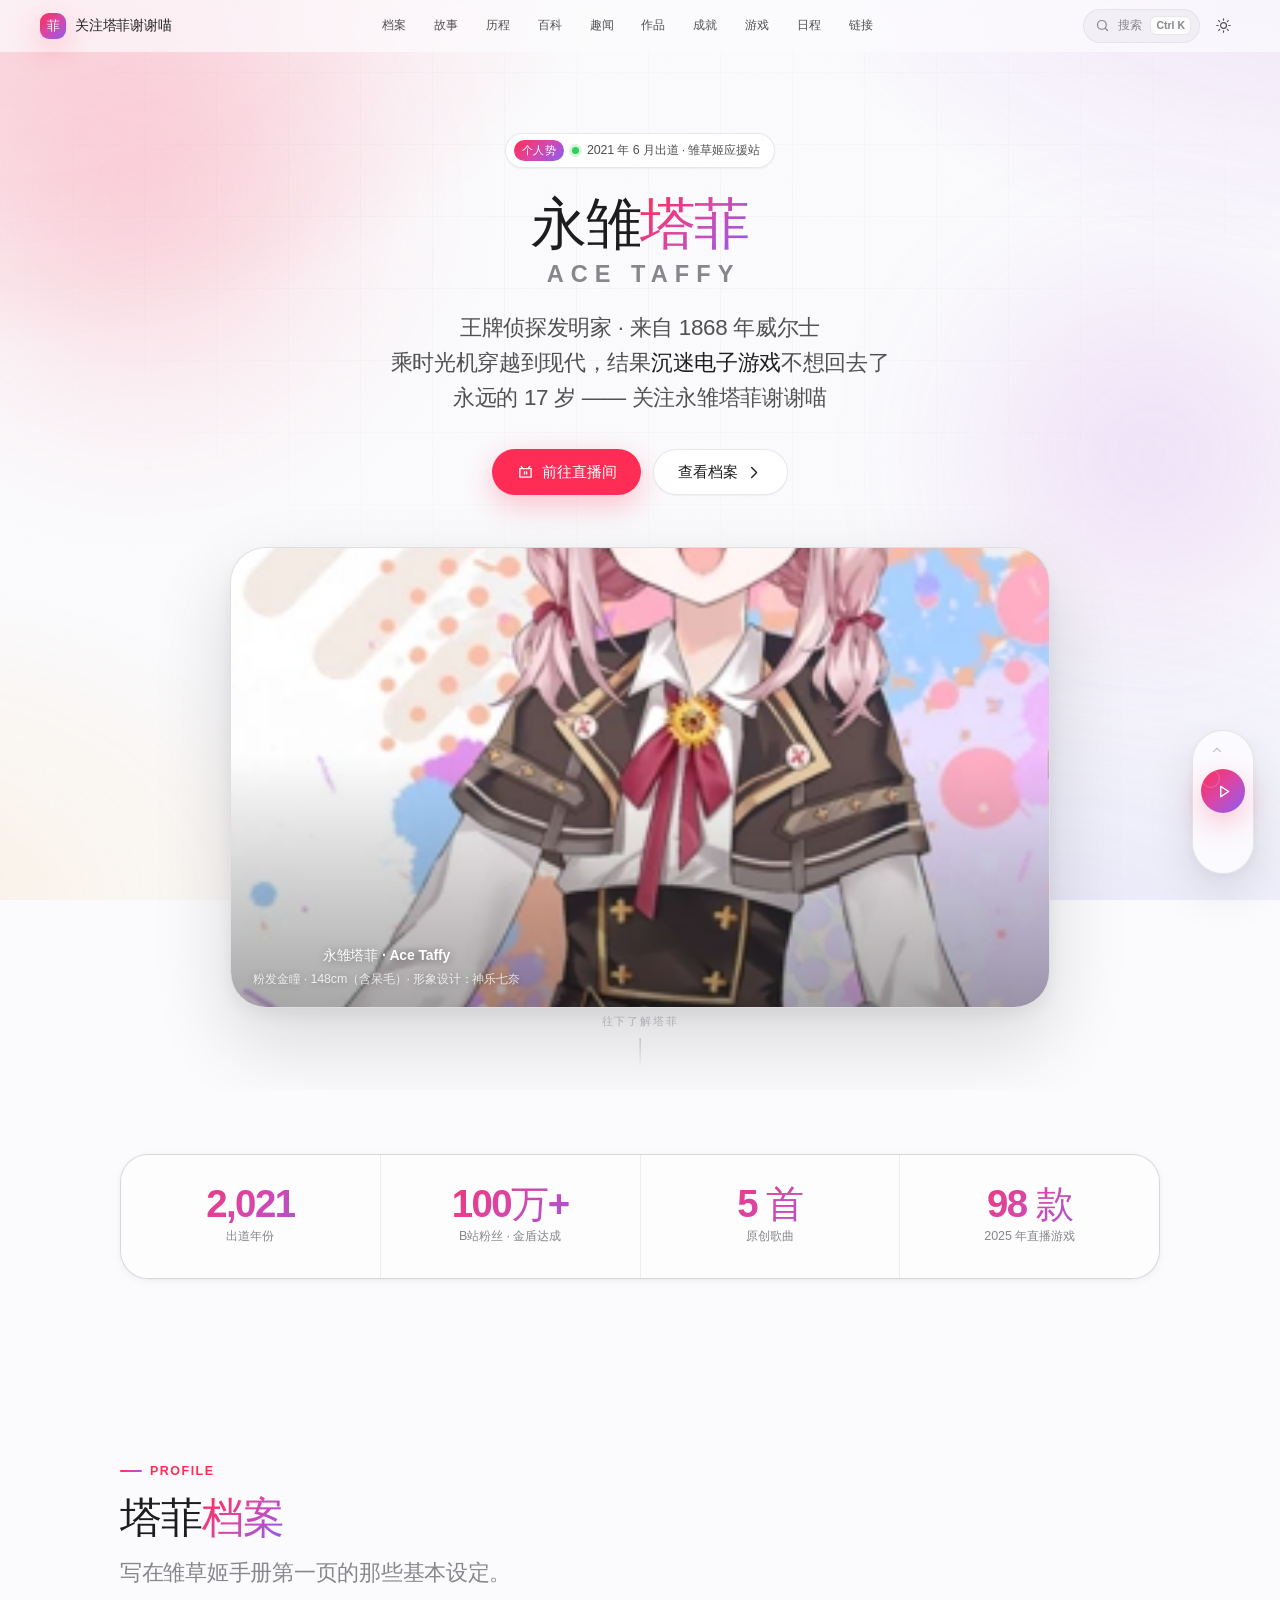
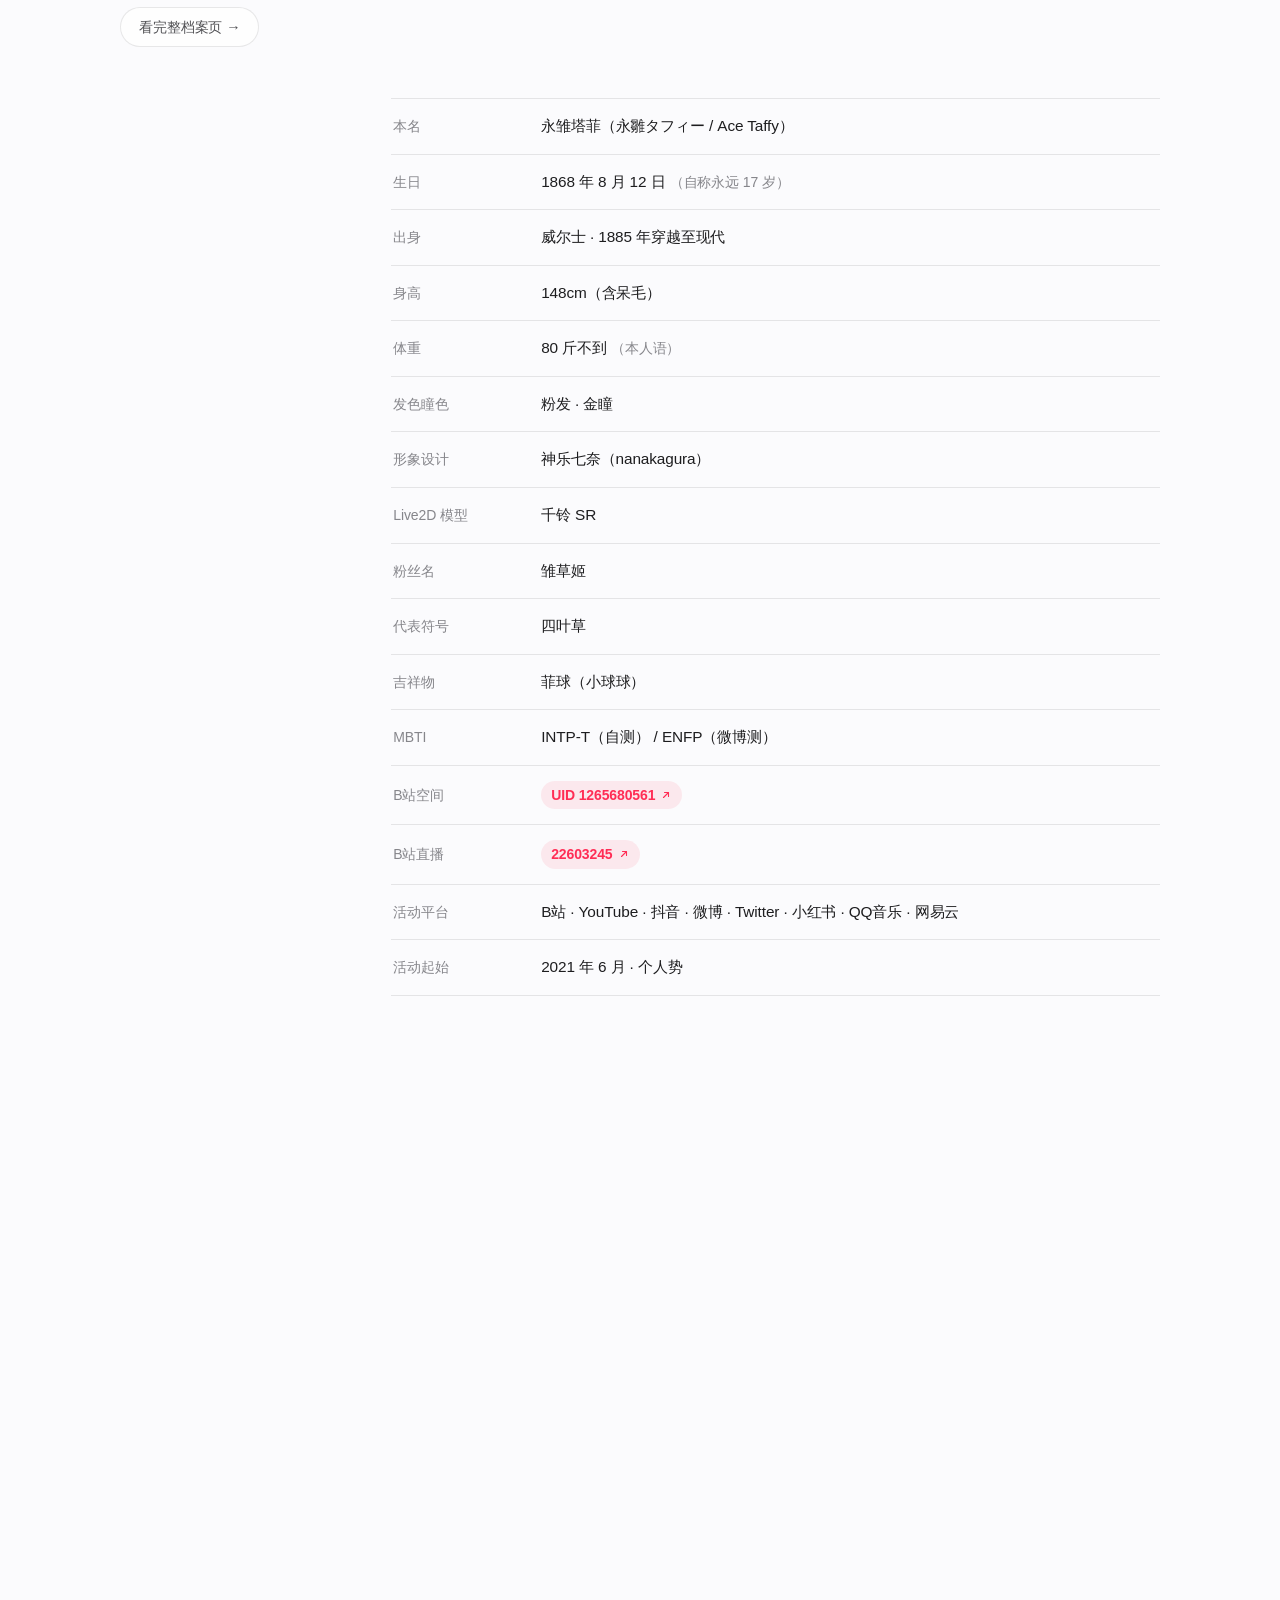
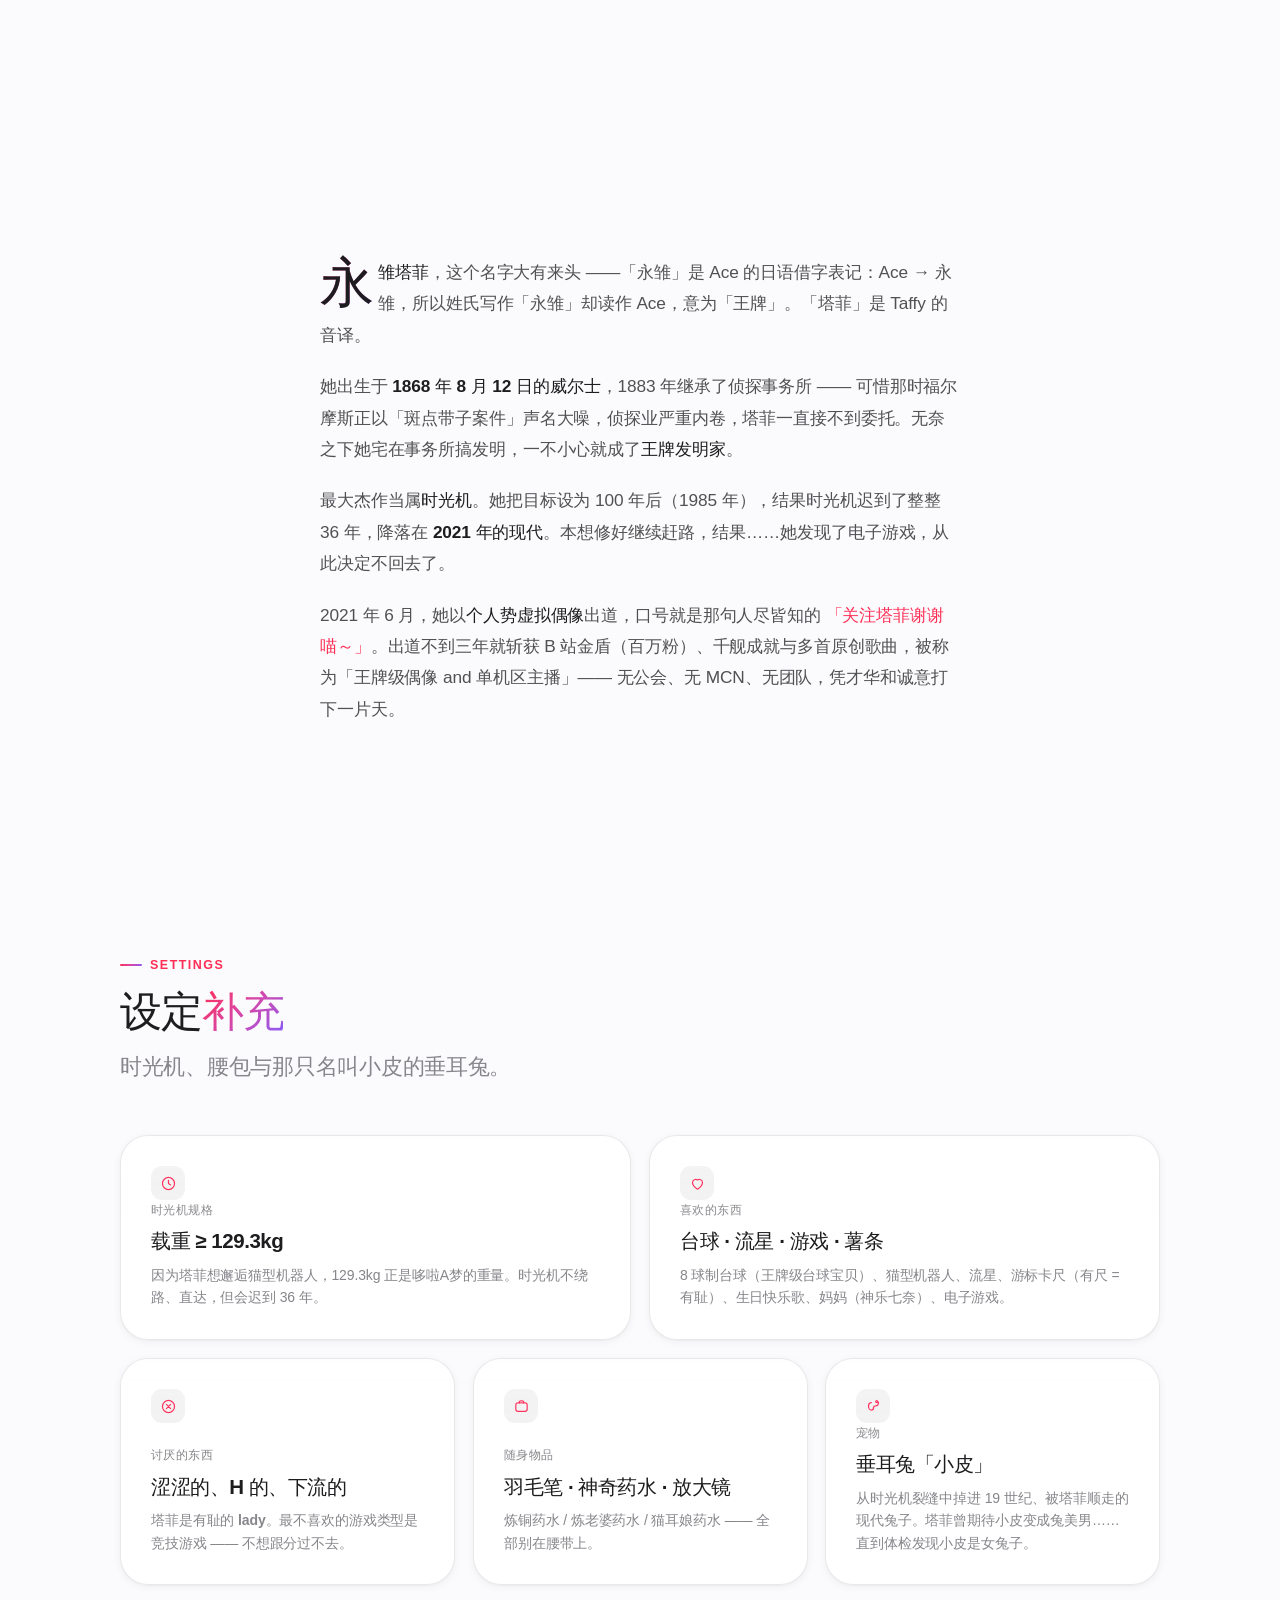
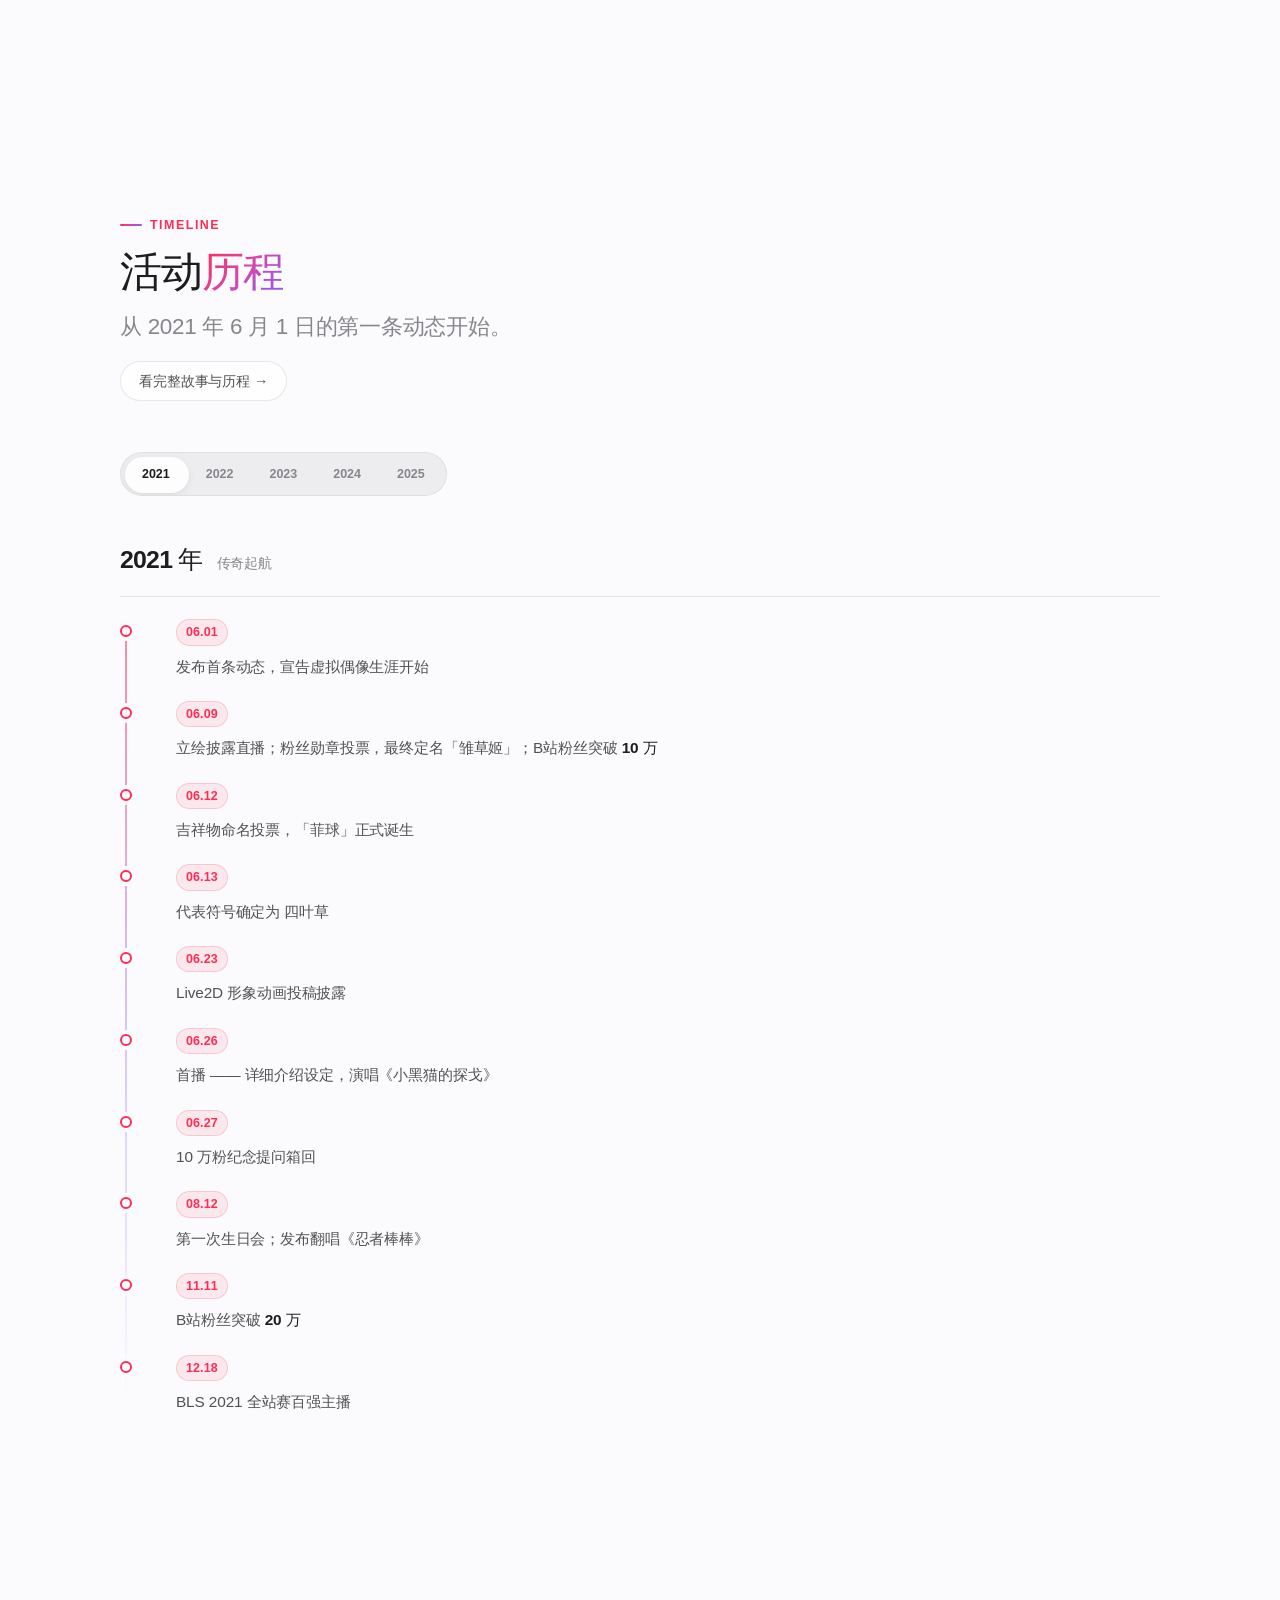
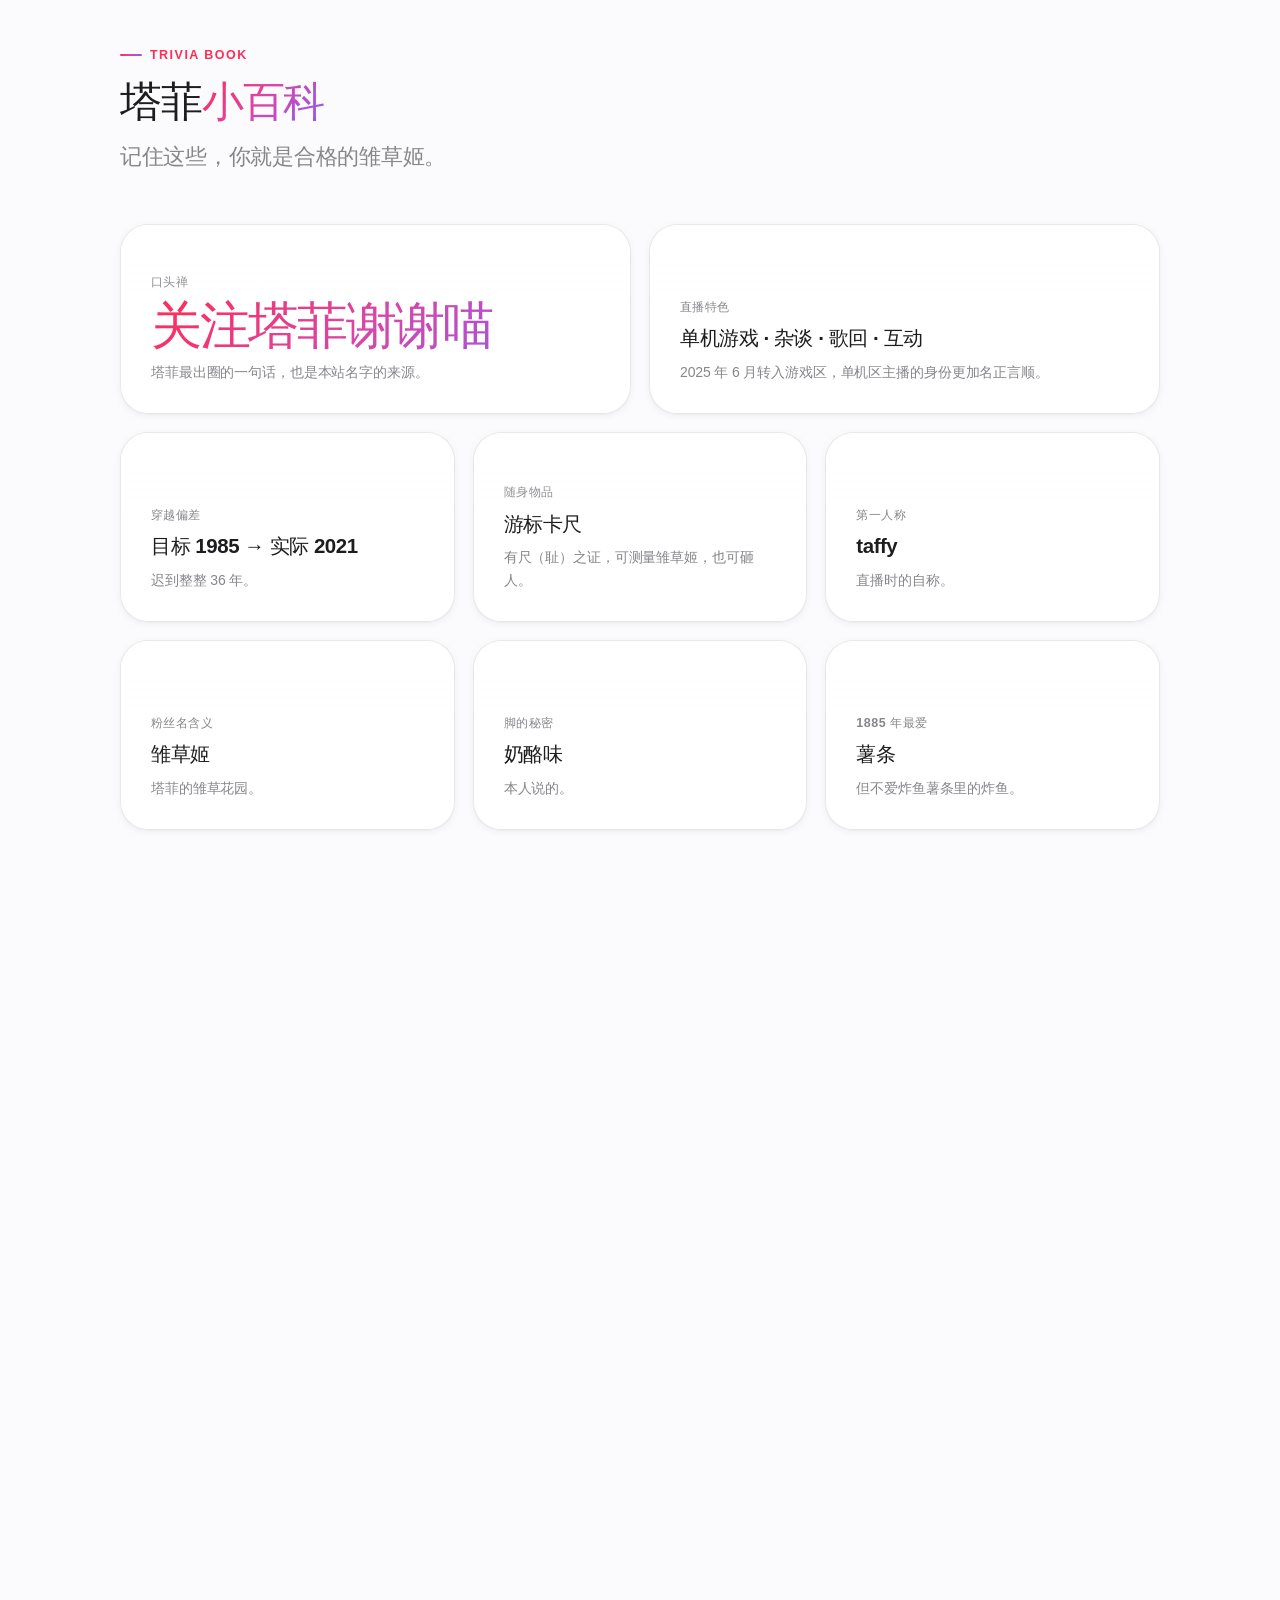
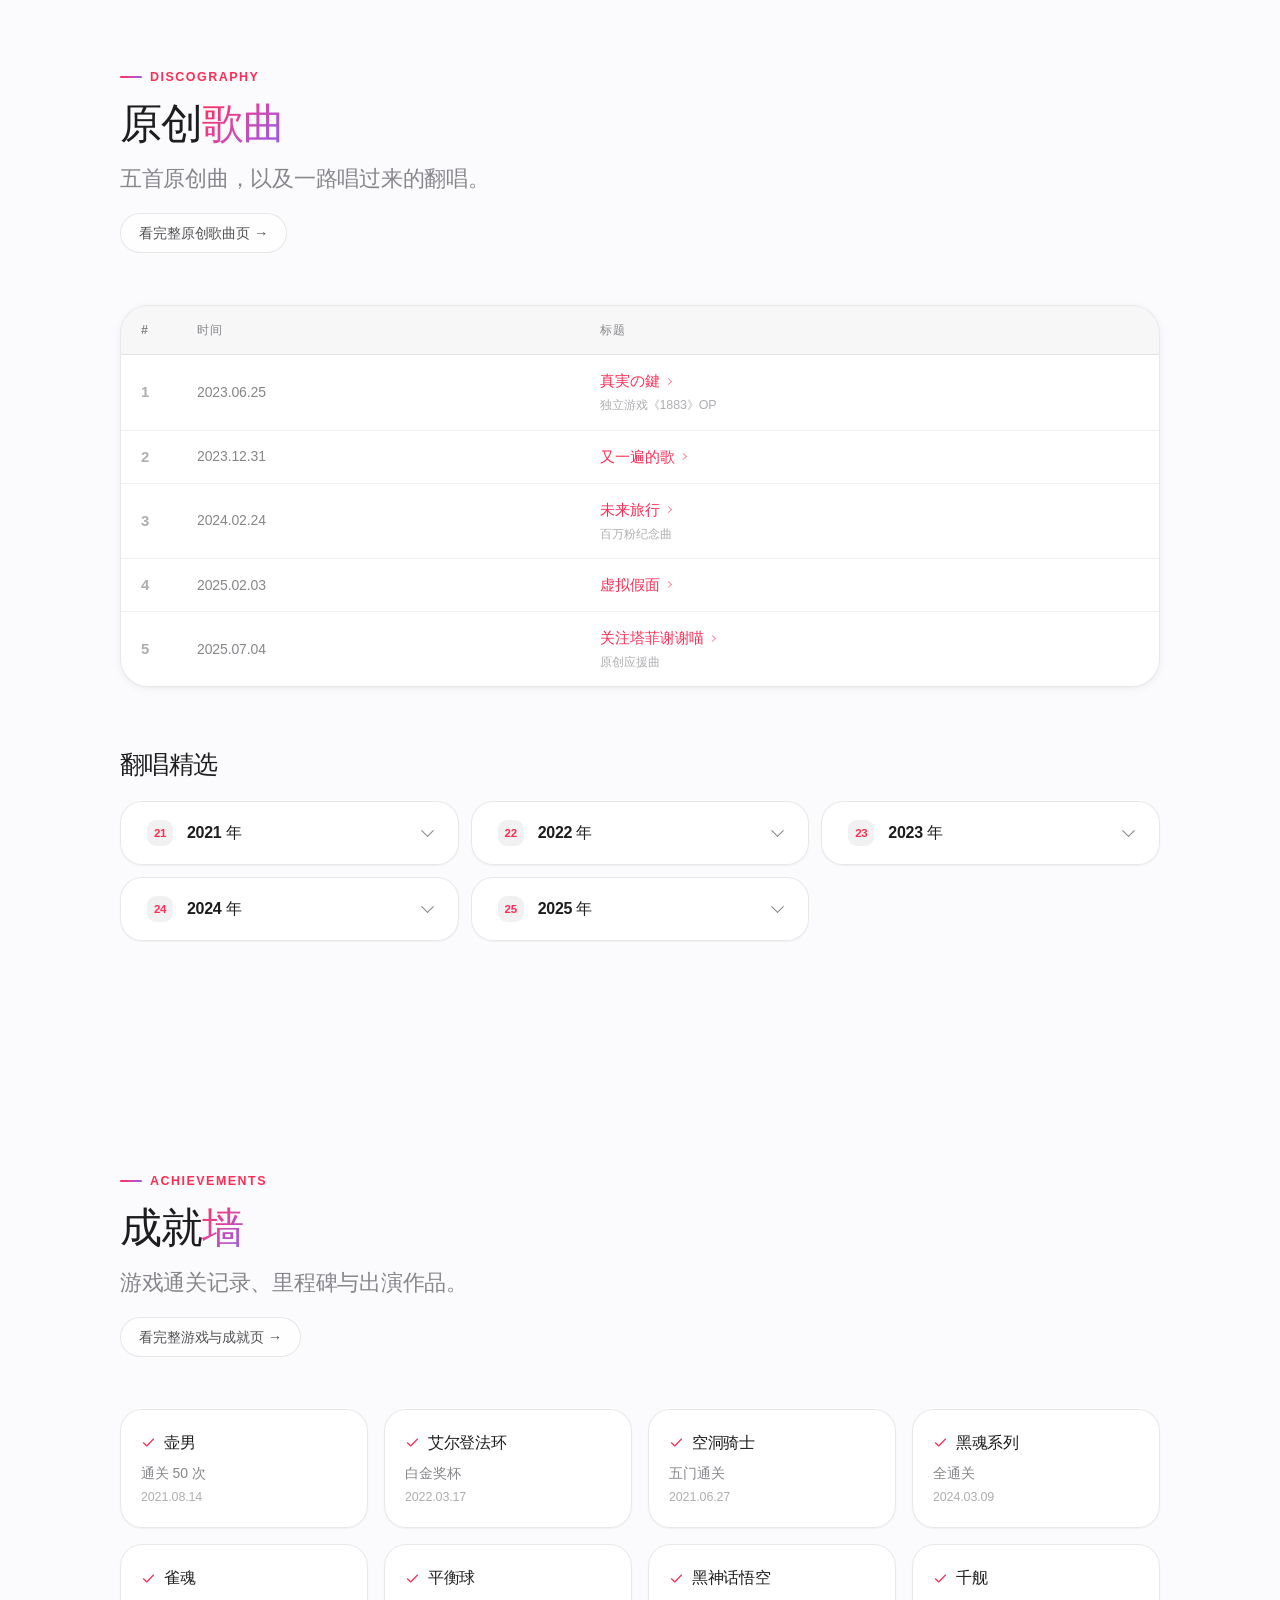
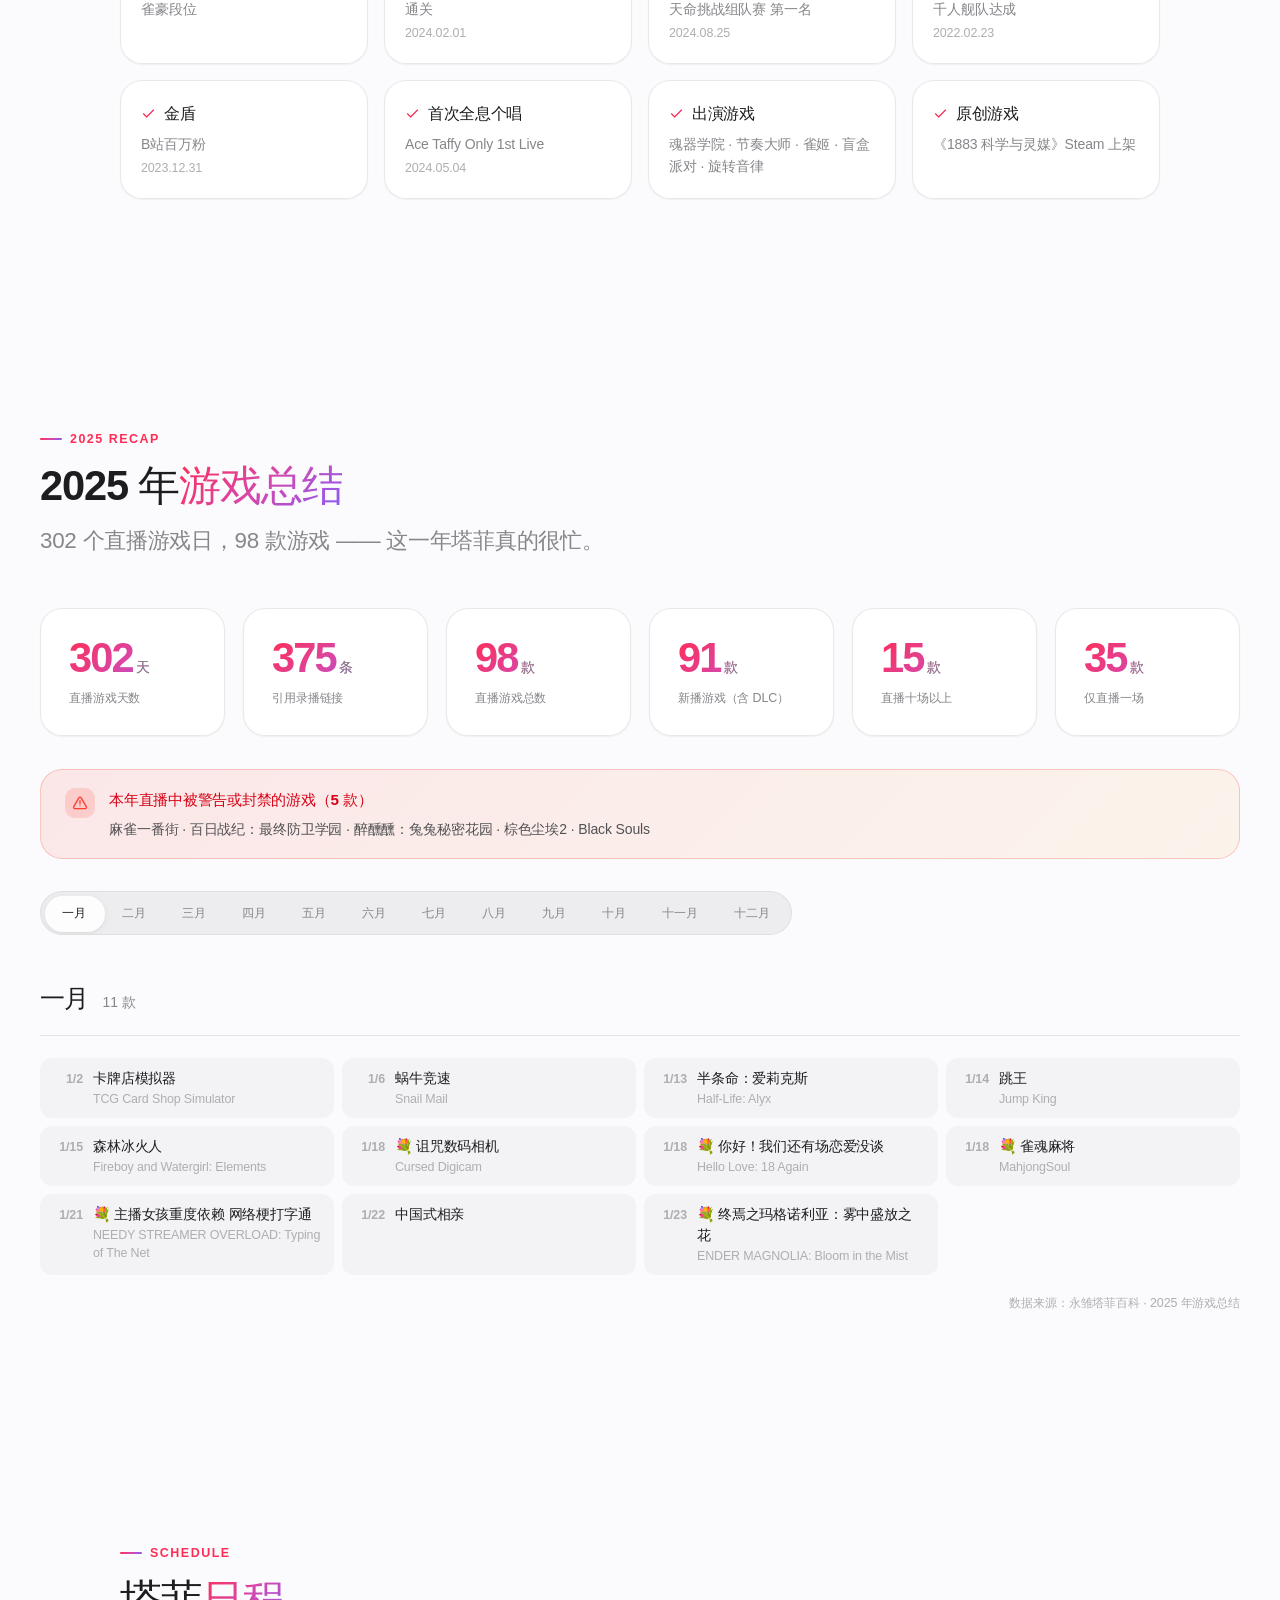
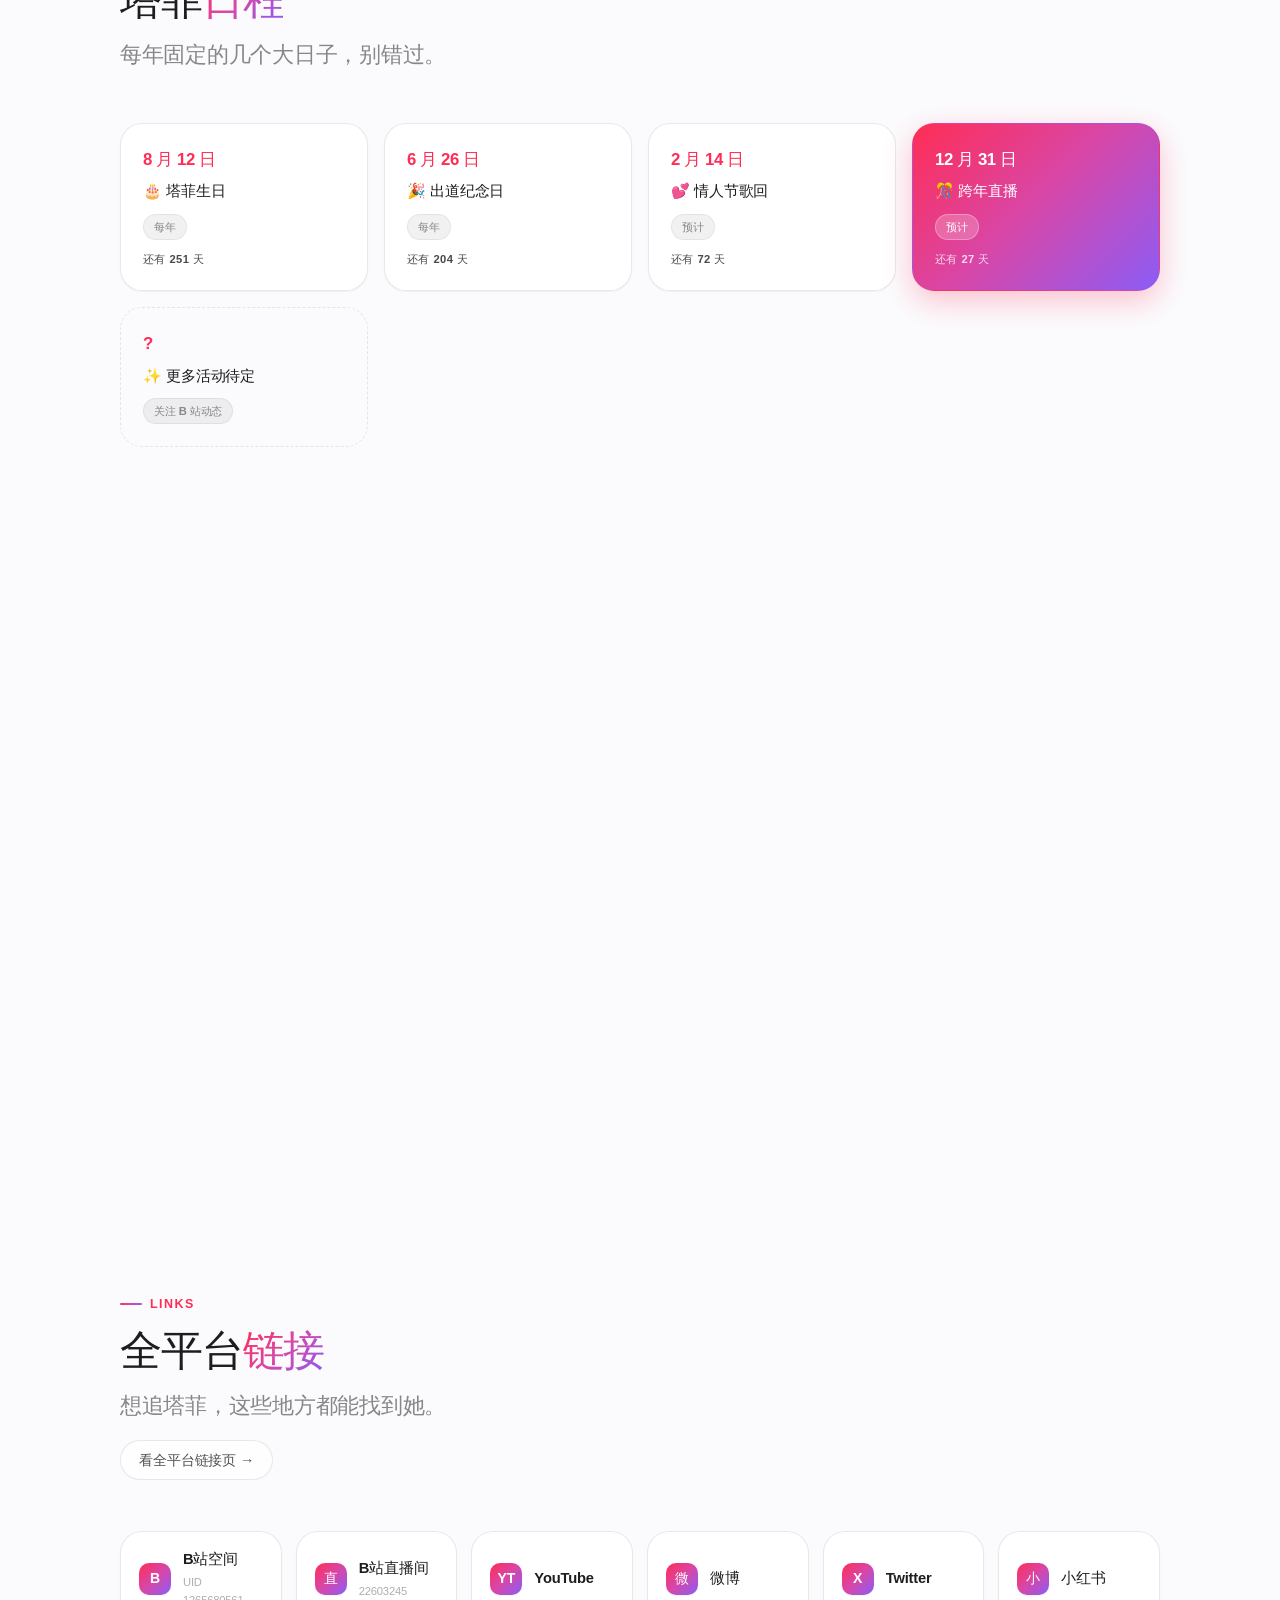
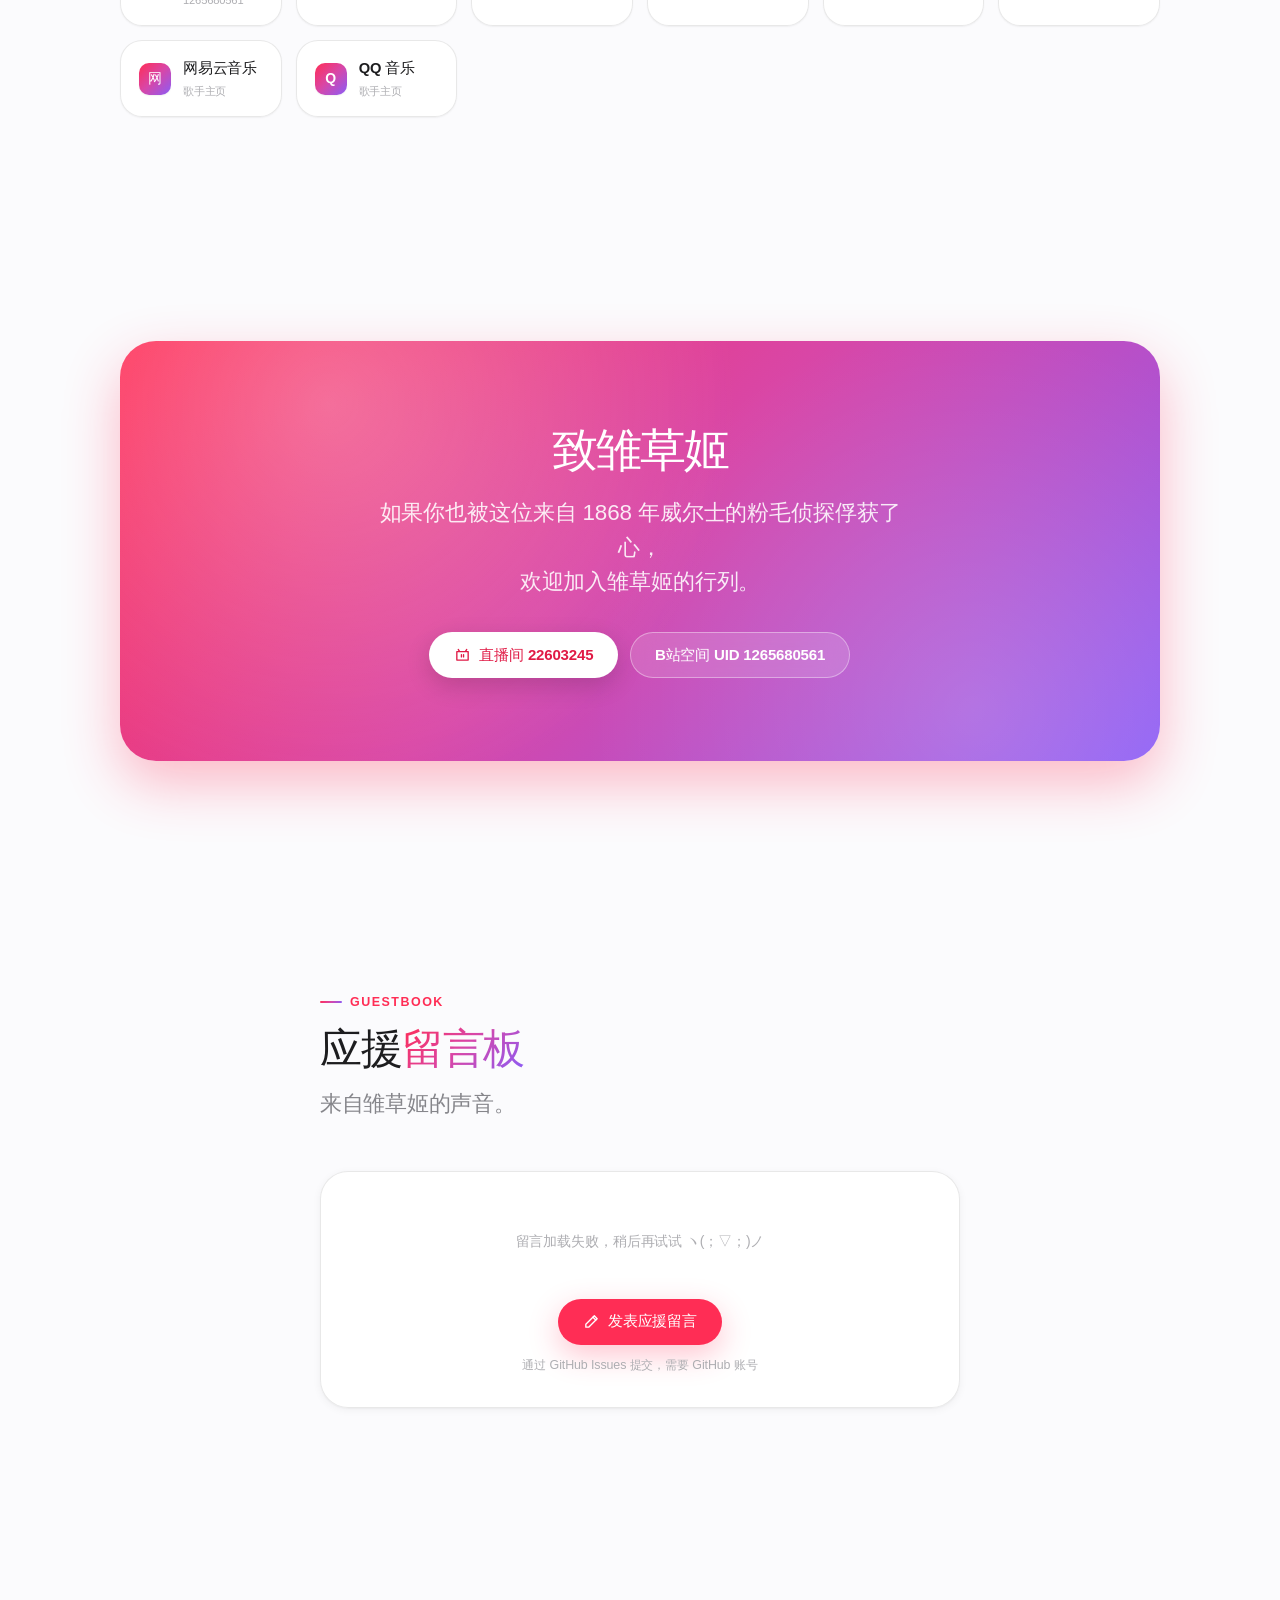
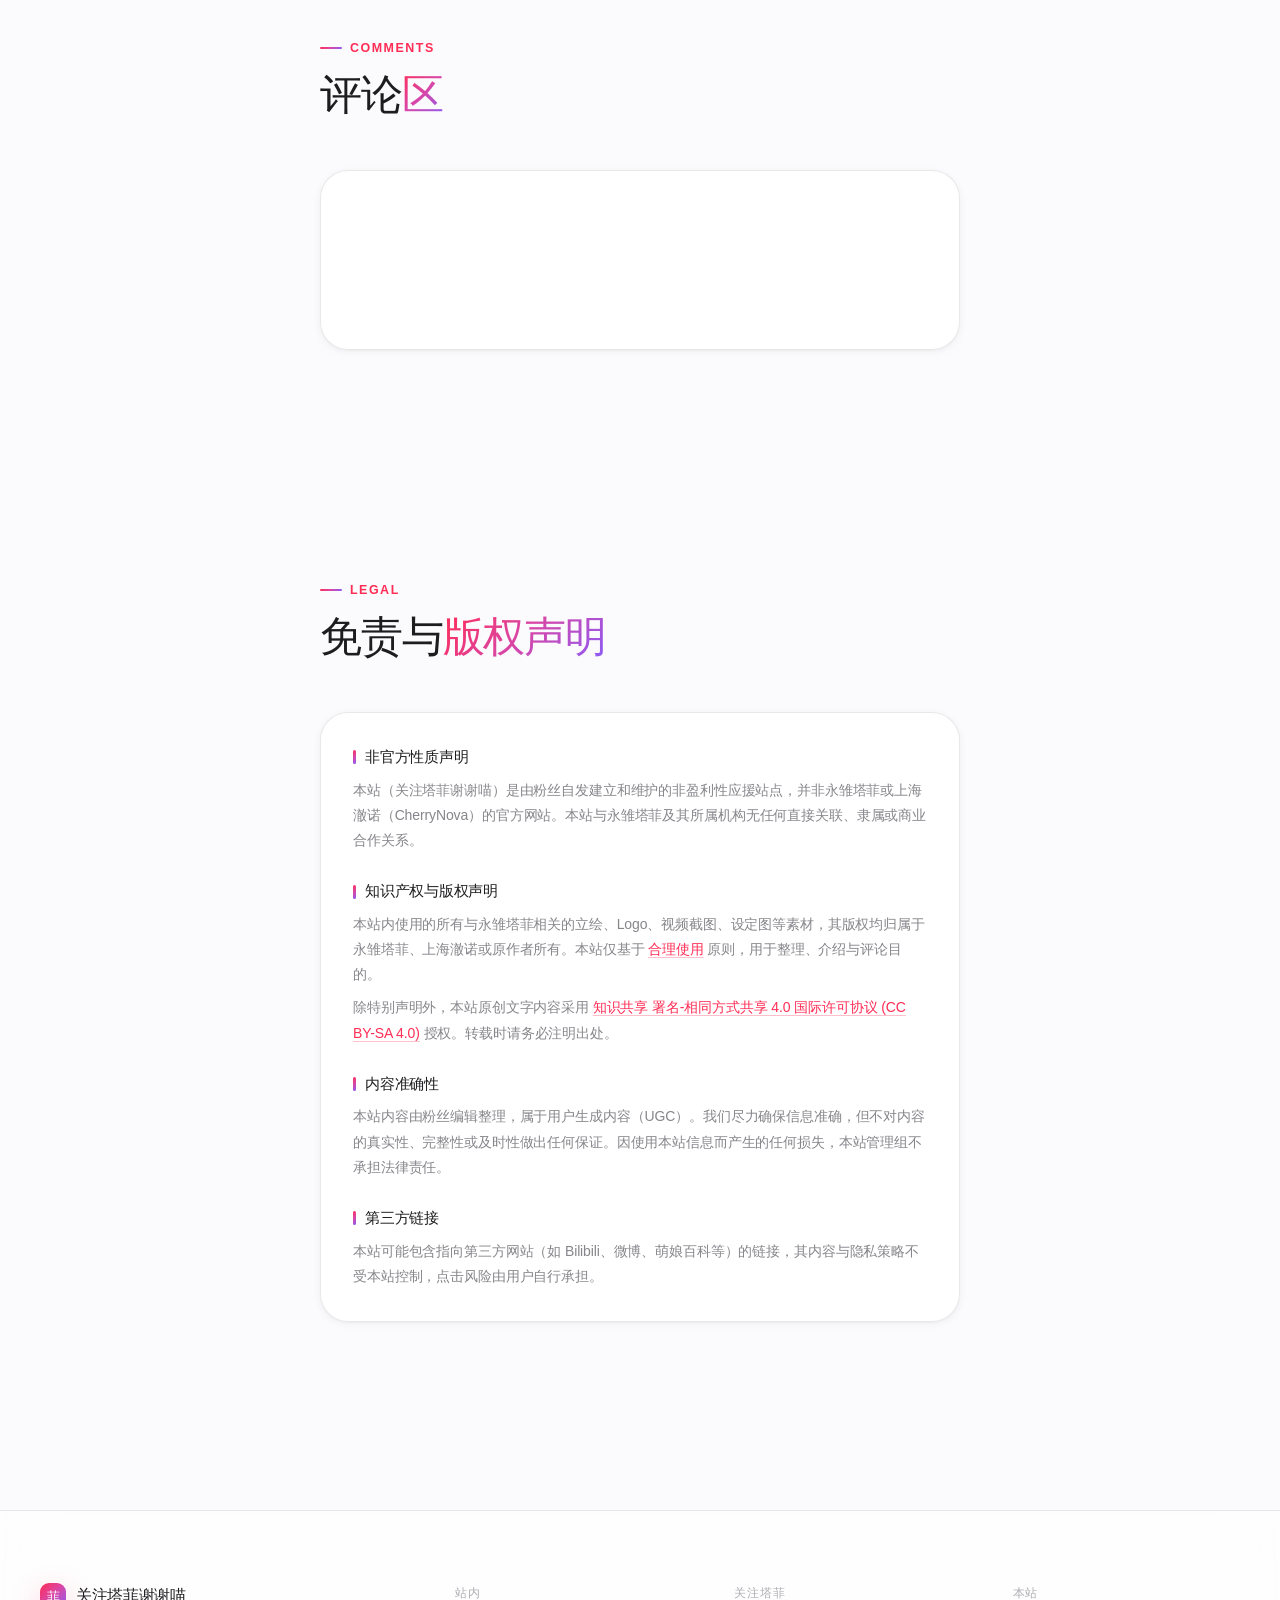
<file: index.html>
<!DOCTYPE html>
<html lang="zh-CN" data-theme="light">

<head>
    <meta charset="UTF-8" />
    <meta name="viewport" content="width=device-width, initial-scale=1.0, viewport-fit=cover" />
    <title>永雏塔菲粉丝站｜塔菲喵档案·歌曲·直播｜关注塔菲谢谢喵</title>
    <meta name="description" content="永雏塔菲（Ace Taffy / 塔菲喵）非官方粉丝站。收录塔菲档案、生日与出身设定、原创歌曲、游戏记录、趣闻百科，以及 B 站直播间与全平台入口，雏草姬的应援据点。" />
    <meta name="author" content="ciallo0721-cmd" />
    <meta name="keywords" content="永雏塔菲,Ace Taffy,塔菲喵,雏草姬,塔菲,关注塔菲谢谢喵,永雏塔菲生日,永雏塔菲身高,VTuber,虚拟偶像,虚拟UP主" />

    <!-- 社交预览卡片 -->
    <meta property="og:site_name" content="关注塔菲谢谢喵 · 永雏塔菲粉丝站" />
    <meta property="og:title" content="永雏塔菲粉丝站｜塔菲喵档案·歌曲·直播" />
    <meta property="og:description" content="永雏塔菲（Ace Taffy / 塔菲喵）非官方粉丝站 · 档案 / 生日与出身设定 / 原创歌曲 / 游戏记录 / 全平台入口" />
    <meta property="og:image" content="https://xn--d6qr7hrtcb06avk0aljka.top/cover.webp" />
    <meta property="og:url" content="https://xn--d6qr7hrtcb06avk0aljka.top/" />
    <meta property="og:type" content="website" />
    <meta property="og:locale" content="zh_CN" />
    <meta name="twitter:card" content="summary_large_image" />
    <meta name="twitter:title" content="永雏塔菲粉丝站｜塔菲喵档案·歌曲·直播" />
    <meta name="twitter:description" content="永雏塔菲（Ace Taffy / 塔菲喵）非官方粉丝站 · 档案 / 生日与出身设定 / 原创歌曲 / 游戏记录 / 全平台入口" />
    <meta name="twitter:image" content="https://xn--d6qr7hrtcb06avk0aljka.top/cover.webp" />

    <!-- 主题色（跟随系统明暗） -->
    <meta name="theme-color" content="#fbfbfd" media="(prefers-color-scheme: light)" />
    <meta name="theme-color" content="#000000" media="(prefers-color-scheme: dark)" />

    <link rel="icon" href="./avatar.webp" type="image/webp" />
    <link rel="shortcut icon" href="./avatar.webp" type="image/webp" />
    <link rel="apple-touch-icon" href="./avatar.webp" />
    <link rel="manifest" href="./manifest.json" />
    <link rel="canonical" href="https://xn--d6qr7hrtcb06avk0aljka.top/" />
    <link rel="alternate" type="application/rss+xml" title="关注塔菲谢谢喵 · 永雏塔菲粉丝站" href="./feed.xml" />
    <meta name="robots" content="index,follow,max-image-preview:large,max-snippet:-1" />

    <!-- 结构化数据：让搜索引擎 / AI 认出「这是永雏塔菲的粉丝站」 -->
    <script type="application/ld+json">
        {
            "@context": "https://schema.org",
            "@graph": [
                {
                    "@type": "WebSite",
                    "@id": "https://xn--d6qr7hrtcb06avk0aljka.top/#website",
                    "url": "https://xn--d6qr7hrtcb06avk0aljka.top/",
                    "name": "关注塔菲谢谢喵",
                    "alternateName": ["永雏塔菲粉丝站", "塔菲喵粉丝站", "雏草姬应援站"],
                    "description": "永雏塔菲（Ace Taffy / 塔菲喵）非官方粉丝站，收录档案、出身设定、原创歌曲、游戏记录与全平台入口。",
                    "inLanguage": "zh-CN",
                    "publisher": { "@id": "https://xn--d6qr7hrtcb06avk0aljka.top/#author" }
                },
                {
                    "@type": "ProfilePage",
                    "@id": "https://xn--d6qr7hrtcb06avk0aljka.top/#webpage",
                    "url": "https://xn--d6qr7hrtcb06avk0aljka.top/",
                    "name": "永雏塔菲粉丝站｜塔菲喵档案·歌曲·直播",
                    "isPartOf": { "@id": "https://xn--d6qr7hrtcb06avk0aljka.top/#website" },
                    "about": { "@id": "https://xn--d6qr7hrtcb06avk0aljka.top/#taffy" },
                    "primaryImageOfPage": { "@id": "https://xn--d6qr7hrtcb06avk0aljka.top/#cover" },
                    "inLanguage": "zh-CN",
                    "dateModified": "2026-10-28",
                    "author": { "@id": "https://xn--d6qr7hrtcb06avk0aljka.top/#author" }
                },
                {
                    "@type": "ImageObject",
                    "@id": "https://xn--d6qr7hrtcb06avk0aljka.top/#cover",
                    "url": "https://xn--d6qr7hrtcb06avk0aljka.top/cover.webp",
                    "contentUrl": "https://xn--d6qr7hrtcb06avk0aljka.top/cover.webp",
                    "caption": "永雏塔菲 · 主视觉"
                },
                {
                    "@type": "Person",
                    "@id": "https://xn--d6qr7hrtcb06avk0aljka.top/#taffy",
                    "name": "永雏塔菲",
                    "alternateName": ["Ace Taffy", "永雛タフィー", "塔菲", "塔菲喵", "臭粉毛", "菲菲公主", "王牌发明家", "大菲柱"],
                    "jobTitle": "虚拟 UP 主",
                    "description": "个人势虚拟 UP 主，2021 年 6 月开始活动。设定为 1868 年 8 月 12 日生于威尔士的侦探发明家，1885 年穿越，目标年份 1985 却落到 2021 年。形象设计神乐七奈（nanakagura），Live2D 模型千铃 SR。粉丝名雏草姬。",
                    "image": "https://xn--d6qr7hrtcb06avk0aljka.top/avatar.webp",
                    "knowsAbout": ["虚拟主播", "单机游戏直播", "歌回", "杂谈"],
                    "sameAs": [
                        "https://space.bilibili.com/1265680561",
                        "https://live.bilibili.com/22603245",
                        "https://twitter.com/AceTaffy812",
                        "https://weibo.com/7618923072",
                        "https://www.youtube.com/channel/UC-WTKBWDsp0PFcGmmuO7svg",
                        "https://www.xiaohongshu.com/user/profile/681f2206000000000e010c96",
                        "https://y.qq.com/n/ryqq/singer/002rjVPW05pN0s"
                    ]
                },
                {
                    "@type": "Person",
                    "@id": "https://xn--d6qr7hrtcb06avk0aljka.top/#author",
                    "name": "ciallo0721-cmd",
                    "url": "https://github.com/ciallo0721-cmd/tf",
                    "description": "本站站长，永雏塔菲的粉丝（雏草姬）。本站为非官方粉丝应援站。"
                },
                {
                    "@type": "FAQPage",
                    "@id": "https://xn--d6qr7hrtcb06avk0aljka.top/#faq",
                    "isPartOf": { "@id": "https://xn--d6qr7hrtcb06avk0aljka.top/#website" },
                    "mainEntity": [
                        {
                            "@type": "Question",
                            "name": "永雏塔菲是谁？",
                            "acceptedAnswer": {
                                "@type": "Answer",
                                "text": "永雏塔菲（Ace Taffy / 永雛タフィー）是个人势虚拟 UP 主，2021 年 6 月开始活动。人物设定为 1868 年 8 月 12 日生于威尔士的侦探发明家，1885 年发生穿越，原本目标是 1985 年，实际落到了 2021 年，也就是她开始直播的年份。"
                            }
                        },
                        {
                            "@type": "Question",
                            "name": "永雏塔菲的粉丝叫什么？",
                            "acceptedAnswer": {
                                "@type": "Answer",
                                "text": "粉丝名是「雏草姬」，取自塔菲的雏草花园。代表符号是四叶草，吉祥物叫「菲球」（小球球）。"
                            }
                        },
                        {
                            "@type": "Question",
                            "name": "「关注塔菲谢谢喵」是什么意思？",
                            "acceptedAnswer": {
                                "@type": "Answer",
                                "text": "「关注塔菲谢谢喵」是永雏塔菲最出圈的口头禅，也是本站站名的来源。她的第一人称自称是「taffy」。"
                            }
                        },
                        {
                            "@type": "Question",
                            "name": "永雏塔菲的身高体重是多少？",
                            "acceptedAnswer": {
                                "@type": "Answer",
                                "text": "身高 148cm（含呆毛），体重 80 斤不到（本人说法）。发色为粉色、瞳色为金色，常戴心形护目镜，随身携带游标卡尺。"
                            }
                        },
                        {
                            "@type": "Question",
                            "name": "永雏塔菲在哪里直播？",
                            "acceptedAnswer": {
                                "@type": "Answer",
                                "text": "在 B 站直播，直播间号 22603245，B 站空间 UID 1265680561。直播内容以单机游戏、杂谈、歌回和互动为主，2025 年 6 月转入游戏区。"
                            }
                        },
                        {
                            "@type": "Question",
                            "name": "永雏塔菲的形象是谁设计的？",
                            "acceptedAnswer": {
                                "@type": "Answer",
                                "text": "形象设计为神乐七奈（nanakagura），Live2D 模型制作是千铃 SR。"
                            }
                        },
                        {
                            "@type": "Question",
                            "name": "永雏塔菲是猫娘吗？",
                            "acceptedAnswer": {
                                "@type": "Answer",
                                "text": "不是。两侧看起来像猫耳的部分其实是「耳状发」，里面有骨头且非常敏感。呆毛加耳状发的组合常被误认成猫耳，但塔菲本人否认到底。"
                            }
                        }
                    ]
                }
            ]
        }
    </script>

    <link rel="preconnect" href="https://www.googletagmanager.com" />
    <link rel="preload" as="image" href="./cover.webp" fetchpriority="high" />
    <link rel="stylesheet" href="./assets/style.css" />

    <!-- 防闪烁：在解析前就确定主题 -->
    <script>
        (function () {
            document.documentElement.classList.add('js');
            try {
                var saved = localStorage.getItem('taffy-theme');
                var prefersDark = window.matchMedia('(prefers-color-scheme: dark)').matches;
                document.documentElement.setAttribute('data-theme', saved || (prefersDark ? 'dark' : 'light'));
            } catch (e) { }
        })();
    </script>

    <!-- Google tag (gtag.js) -->
    <script async src="https://www.googletagmanager.com/gtag/js?id=G-CS8EP2CV6B"></script>
    <script>
        window.dataLayer = window.dataLayer || [];
        function gtag() { dataLayer.push(arguments); }
        gtag('js', new Date());
        gtag('config', 'G-CS8EP2CV6B');
    </script>
</head>

<body>
    <a class="skip-link" href="#main">跳到主要内容</a>

    <!-- ================= 背景层 ================= -->
    <div class="bg-layer" aria-hidden="true">
        <div class="bg-mesh"></div>
        <div class="bg-grid"></div>
        <div class="bg-orb orb-1"></div>
        <div class="bg-orb orb-2"></div>
        <div class="bg-orb orb-3"></div>
        <div class="bg-noise"></div>
    </div>

    <div id="scroll-progress" aria-hidden="true"></div>

    <!-- ================= 导航 ================= -->
    <header class="nav" id="nav">
        <div class="nav__inner">
            <a class="nav__brand" href="#top">
                <span class="nav__mark" aria-hidden="true">菲</span>
                <span>关注塔菲谢谢喵</span>
            </a>

            <nav class="nav__links" id="navLinks" aria-label="站内导航">
                <span class="nav__pill" id="navPill" aria-hidden="true"></span>
                <a href="#profile">档案</a>
                <a href="#story">故事</a>
                <a href="#timeline">历程</a>
                <a href="#facts">百科</a>
                <a href="#trivia">趣闻</a>
                <a href="#songs">作品</a>
                <a href="#achievements">成就</a>
                <a href="#games2025">游戏</a>
                <a href="#schedule">日程</a>
                <a href="#links">链接</a>
            </nav>

            <div class="nav__tools">
                <button class="nav__search" id="paletteOpen" aria-label="搜索站内内容">
                    <svg viewBox="0 0 24 24" aria-hidden="true">
                        <circle cx="11" cy="11" r="7" />
                        <path d="M20 20l-3.5-3.5" />
                    </svg>
                    <span>搜索</span>
                    <kbd id="kbdHint">Ctrl K</kbd>
                </button>
                <button class="icon-btn" id="themeToggle" aria-label="切换深浅色模式" title="切换主题">
                    <svg viewBox="0 0 24 24" id="themeIcon" aria-hidden="true">
                        <circle cx="12" cy="12" r="4.2" />
                        <path d="M12 2.5v2M12 19.5v2M2.5 12h2M19.5 12h2M5.2 5.2l1.4 1.4M17.4 17.4l1.4 1.4M18.8 5.2l-1.4 1.4M6.6 17.4l-1.4 1.4" />
                    </svg>
                </button>
                <button class="nav__toggle" id="navToggle" aria-label="展开菜单" aria-expanded="false" aria-controls="navSheet">
                    <span></span><span></span><span></span>
                </button>
            </div>
        </div>
    </header>

    <!-- 移动端抽屉 -->
    <nav class="nav__sheet" id="navSheet" aria-label="移动端导航">
        <a href="#top">首页</a>
        <a href="#profile">塔菲档案</a>
        <a href="#story">塔菲的故事</a>
        <a href="#settings">设定补充</a>
        <a href="#timeline">活动历程</a>
        <a href="#facts">塔菲小百科</a>
        <a href="#trivia">趣闻</a>
        <a href="#songs">作品</a>
        <a href="#achievements">成就墙</a>
        <a href="#games2025">2025 游戏总结</a>
        <a href="#schedule">塔菲日程</a>
        <a href="#links">全平台链接</a>
        <a href="#guestbook">应援留言板</a>
        <a href="#comments">评论区</a>
        <a href="#disclaimer">免责声明</a>
    </nav>

    <main id="main">

        <!-- ================= HERO ================= -->
        <section class="hero" id="top">
            <div class="hero__inner">
                <p class="hero__badge">
                    <b>个人势</b>
                    <i aria-hidden="true"></i>
                    2021 年 6 月出道 · 雏草姬应援站
                </p>

                <h1 class="hero__title">
                    永雏<em>塔菲</em>
                    <span>ACE TAFFY</span>
                </h1>

                <p class="hero__lead">
                    王牌侦探发明家 · 来自 1868 年威尔士<br />
                    乘时光机穿越到现代，结果<em>沉迷电子游戏</em>不想回去了<br />
                    永远的 17 岁 —— 关注永雏塔菲谢谢喵
                </p>

                <div class="hero__actions">
                    <a class="btn btn--primary" href="https://live.bilibili.com/22603245" target="_blank" rel="noopener">
                        <svg viewBox="0 0 24 24" aria-hidden="true">
                            <path d="M4 6.5h16v12H4zM8 6.5L6 3.5M16 6.5l2-3" />
                            <path d="M10.5 11v3M13.5 11v3" />
                        </svg>
                        前往直播间
                    </a>
                    <a class="btn btn--ghost" href="#profile">
                        查看档案
                        <svg viewBox="0 0 24 24" aria-hidden="true">
                            <path d="M8 5l7 7-7 7" />
                        </svg>
                    </a>
                </div>

                <figure class="hero__art" id="heroArt">
                    <img src="./cover.webp" alt="永雏塔菲立绘" width="2000" height="1125" fetchpriority="high" decoding="async" />
                    <figcaption>
                        永雏塔菲 · Ace Taffy
                        <small>粉发金瞳 · 148cm（含呆毛）· 形象设计：神乐七奈</small>
                    </figcaption>
                </figure>
            </div>

            <div class="hero__scroll" aria-hidden="true">
                <span>往下了解塔菲</span>
                <i></i>
            </div>
        </section>

        <!-- ================= 关键数据 ================= -->
        <section class="section section--tight">
            <div class="wrap">
                <div class="stat-strip" data-reveal="stagger">
                    <div class="stat-strip__item">
                        <span class="stat-strip__num" data-count="2021">2021</span>
                        <span class="stat-strip__label">出道年份</span>
                    </div>
                    <div class="stat-strip__item">
                        <span class="stat-strip__num" data-count="100" data-suffix="万+">100万+</span>
                        <span class="stat-strip__label">B站粉丝 · 金盾达成</span>
                    </div>
                    <div class="stat-strip__item">
                        <span class="stat-strip__num" data-count="5" data-suffix=" 首">5 首</span>
                        <span class="stat-strip__label">原创歌曲</span>
                    </div>
                    <div class="stat-strip__item">
                        <span class="stat-strip__num" data-count="98" data-suffix=" 款">98 款</span>
                        <span class="stat-strip__label">2025 年直播游戏</span>
                    </div>
                </div>
            </div>
        </section>

        <!-- ================= 档案 ================= -->
        <section class="section" id="profile">
            <div class="wrap">
                <div class="sec-head" data-reveal>
                    <p class="eyebrow">Profile</p>
                    <h2 class="sec-title">塔菲<em>档案</em></h2>
                    <p class="sec-sub">写在雏草姬手册第一页的那些基本设定。</p>
                    <p class="page-next"><a href="/profile/">看完整档案页 →</a></p>
                </div>

                <div class="spec" data-reveal>
                    <div class="spec__aside">
                        <figure class="spec__avatar" data-zoom data-caption="永雏塔菲 · 头像">
                            <img src="./avatar.webp" alt="永雏塔菲头像" width="512" height="512" loading="lazy" decoding="async" />
                        </figure>
                        <div>
                            <h3 class="spec__name">
                                永雏塔菲
                                <span>Ace Taffy · 永雛タフィー</span>
                            </h3>
                            <div class="spec__alias">
                                <span class="tag tag--brand">臭粉毛</span>
                                <span class="tag">菲菲公主</span>
                                <span class="tag">王牌发明家</span>
                                <span class="tag">大菲柱</span>
                            </div>
                        </div>
                    </div>

                    <dl class="spec__list">
                        <div class="spec__row"><dt>本名</dt><dd>永雏塔菲（永雛タフィー / Ace Taffy）</dd></div>
                        <div class="spec__row"><dt>生日</dt><dd>1868 年 8 月 12 日 <span class="muted">（自称永远 17 岁）</span></dd></div>
                        <div class="spec__row"><dt>出身</dt><dd>威尔士 · 1885 年穿越至现代</dd></div>
                        <div class="spec__row"><dt>身高</dt><dd>148cm（含呆毛）</dd></div>
                        <div class="spec__row"><dt>体重</dt><dd>80 斤不到 <span class="muted">（本人语）</span></dd></div>
                        <div class="spec__row"><dt>发色瞳色</dt><dd>粉发 · 金瞳</dd></div>
                        <div class="spec__row"><dt>形象设计</dt><dd>神乐七奈（nanakagura）</dd></div>
                        <div class="spec__row"><dt>Live2D 模型</dt><dd>千铃 SR</dd></div>
                        <div class="spec__row"><dt>粉丝名</dt><dd>雏草姬</dd></div>
                        <div class="spec__row"><dt>代表符号</dt><dd>四叶草</dd></div>
                        <div class="spec__row"><dt>吉祥物</dt><dd>菲球（小球球）</dd></div>
                        <div class="spec__row"><dt>MBTI</dt><dd>INTP-T（自测） / ENFP（微博测）</dd></div>
                        <div class="spec__row">
                            <dt>B站空间</dt>
                            <dd>
                                <a class="link-chip" href="https://space.bilibili.com/1265680561" target="_blank" rel="noopener">
                                    UID 1265680561
                                    <svg viewBox="0 0 24 24" aria-hidden="true"><path d="M7 17L17 7M9 7h8v8" /></svg>
                                </a>
                            </dd>
                        </div>
                        <div class="spec__row">
                            <dt>B站直播</dt>
                            <dd>
                                <a class="link-chip" href="https://live.bilibili.com/22603245" target="_blank" rel="noopener">
                                    22603245
                                    <svg viewBox="0 0 24 24" aria-hidden="true"><path d="M7 17L17 7M9 7h8v8" /></svg>
                                </a>
                            </dd>
                        </div>
                        <div class="spec__row"><dt>活动平台</dt><dd>B站 · YouTube · 抖音 · 微博 · Twitter · 小红书 · QQ音乐 · 网易云</dd></div>
                        <div class="spec__row"><dt>活动起始</dt><dd>2021 年 6 月 · 个人势</dd></div>
                    </dl>
                </div>
            </div>
        </section>

        <!-- ================= 主视觉立绘 ================= -->
        <section class="section section--tight">
            <div class="wrap">
                <div class="split" data-reveal>
                    <div>
                        <p class="eyebrow">Key Visual</p>
                        <h2 class="sec-title">塔菲的主视觉<em>立绘</em></h2>
                        <p class="sec-sub">
                            粉色的头发、金色的眼睛，头顶那根一柱擎天、怎么都压不下去的呆毛。
                        </p>
                        <ul class="keylist">
                            <li>
                                <svg viewBox="0 0 24 24" aria-hidden="true"><path d="M4 12.5l5 5L20 6.5" /></svg>
                                <span><b>耳状发</b>　两侧的「耳朵」其实是耳状发，里面真的有骨头，非常敏感。</span>
                            </li>
                            <li>
                                <svg viewBox="0 0 24 24" aria-hidden="true"><path d="M4 12.5l5 5L20 6.5" /></svg>
                                <span><b>不是猫娘</b>　呆毛 + 耳状发的组合常被误认成猫耳，但塔菲本人否认到底。</span>
                            </li>
                            <li>
                                <svg viewBox="0 0 24 24" aria-hidden="true"><path d="M4 12.5l5 5L20 6.5" /></svg>
                                <span><b>心形护目镜</b>　常戴在头上，侦探发明家的标配行头。</span>
                            </li>
                        </ul>
                    </div>
                    <figure class="split__media">
                        <img class="prog" src="./assets/taffy-illust-tiny.webp" data-src="./assets/taffy-illust.webp"
                            alt="永雏塔菲主视觉立绘" width="1754" height="987" loading="lazy" decoding="async"
                            data-zoom data-caption="永雏塔菲 · 主视觉立绘" />
                        <figcaption>永雏塔菲 · 主视觉立绘</figcaption>
                    </figure>
                </div>
            </div>
        </section>

        <!-- ================= 故事 ================= -->
        <section class="section" id="story">
            <div class="wrap wrap--narrow">
                <div class="sec-head" data-reveal>
                    <p class="eyebrow">Origin</p>
                    <h2 class="sec-title">塔菲的<em>故事</em></h2>
                </div>
                <div class="prose dropcap" data-reveal>
                    <p><strong>永雏塔菲</strong>，这个名字大有来头 ——「永雏」是 Ace 的日语借字表记：Ace → 永雏，所以姓氏写作「永雏」却读作 Ace，意为「王牌」。「塔菲」是 Taffy 的音译。</p>
                    <p>她出生于 <strong>1868 年 8 月 12 日的威尔士</strong>，1883 年继承了侦探事务所 —— 可惜那时福尔摩斯正以「斑点带子案件」声名大噪，侦探业严重内卷，塔菲一直接不到委托。无奈之下她宅在事务所搞发明，一不小心就成了<strong>王牌发明家</strong>。</p>
                    <p>最大杰作当属<strong>时光机</strong>。她把目标设为 100 年后（1985 年），结果时光机迟到了整整 36 年，降落在 <strong>2021 年的现代</strong>。本想修好继续赶路，结果……她发现了电子游戏，从此决定不回去了。</p>
                    <p>2021 年 6 月，她以<strong>个人势虚拟偶像</strong>出道，口号就是那句人尽皆知的 <em>「关注塔菲谢谢喵～」</em>。出道不到三年就斩获 B 站金盾（百万粉）、千舰成就与多首原创歌曲，被称为「王牌级偶像 and 单机区主播」—— 无公会、无 MCN、无团队，凭才华和诚意打下一片天。</p>
                </div>
            </div>
        </section>

        <!-- ================= 设定补充 ================= -->
        <section class="section" id="settings">
            <div class="wrap">
                <div class="sec-head" data-reveal>
                    <p class="eyebrow">Settings</p>
                    <h2 class="sec-title">设定<em>补充</em></h2>
                    <p class="sec-sub">时光机、腰包与那只名叫小皮的垂耳兔。</p>
                </div>

                <div class="bento">
                    <article class="bento__cell bento__cell--3 sheen" data-reveal>
                        <div class="bento__icon">
                            <svg viewBox="0 0 24 24" aria-hidden="true">
                                <circle cx="12" cy="12" r="8.5" />
                                <path d="M12 7.5V12l3 2" />
                            </svg>
                        </div>
                        <p class="bento__label">时光机规格</p>
                        <p class="bento__value">载重 ≥ 129.3kg</p>
                        <p class="bento__desc">因为塔菲想邂逅猫型机器人，129.3kg 正是哆啦A梦的重量。时光机不绕路、直达，但会迟到 36 年。</p>
                    </article>

                    <article class="bento__cell bento__cell--3 sheen" data-reveal style="--reveal-delay:80ms">
                        <div class="bento__icon">
                            <svg viewBox="0 0 24 24" aria-hidden="true">
                                <path d="M12 20s-7-4.4-7-9.5A4.5 4.5 0 0112 7a4.5 4.5 0 017 3.5C19 15.6 12 20 12 20z" />
                            </svg>
                        </div>
                        <p class="bento__label">喜欢的东西</p>
                        <p class="bento__value">台球 · 流星 · 游戏 · 薯条</p>
                        <p class="bento__desc">8 球制台球（王牌级台球宝贝）、猫型机器人、流星、游标卡尺（有尺 = 有耻）、生日快乐歌、妈妈（神乐七奈）、电子游戏。</p>
                    </article>

                    <article class="bento__cell bento__cell--2 sheen" data-reveal>
                        <div class="bento__icon">
                            <svg viewBox="0 0 24 24" aria-hidden="true">
                                <circle cx="12" cy="12" r="8.5" />
                                <path d="M9 9l6 6M15 9l-6 6" />
                            </svg>
                        </div>
                        <p class="bento__label">讨厌的东西</p>
                        <p class="bento__value">涩涩的、H 的、下流的</p>
                        <p class="bento__desc">塔菲是<strong>有耻的 lady</strong>。最不喜欢的游戏类型是竞技游戏 —— 不想跟分过不去。</p>
                    </article>

                    <article class="bento__cell bento__cell--2 sheen" data-reveal style="--reveal-delay:80ms">
                        <div class="bento__icon">
                            <svg viewBox="0 0 24 24" aria-hidden="true">
                                <rect x="4" y="7" width="16" height="12" rx="3" />
                                <path d="M9 7V5.5A1.5 1.5 0 0110.5 4h3A1.5 1.5 0 0115 5.5V7" />
                            </svg>
                        </div>
                        <p class="bento__label">随身物品</p>
                        <p class="bento__value">羽毛笔 · 神奇药水 · 放大镜</p>
                        <p class="bento__desc">炼铜药水 / 炼老婆药水 / 猫耳娘药水 —— 全部别在腰带上。</p>
                    </article>

                    <article class="bento__cell bento__cell--2 sheen" data-reveal style="--reveal-delay:160ms">
                        <div class="bento__icon">
                            <svg viewBox="0 0 24 24" aria-hidden="true">
                                <path d="M9 6.5C6.8 6.5 5 8.6 5 11.5S6.8 17 9 17c2 0 3-1.5 3-3s1-3 3-3c2.2 0 4-2.1 4-5" />
                                <circle cx="16.5" cy="5" r="1.4" />
                            </svg>
                        </div>
                        <p class="bento__label">宠物</p>
                        <p class="bento__value">垂耳兔「小皮」</p>
                        <p class="bento__desc">从时光机裂缝中掉进 19 世纪、被塔菲顺走的现代兔子。塔菲曾期待小皮变成兔美男…… 直到体检发现小皮是女兔子。</p>
                    </article>
                </div>
            </div>
        </section>

        <!-- ================= 活动历程 ================= -->
        <section class="section" id="timeline">
            <div class="wrap">
                <div class="sec-head" data-reveal>
                    <p class="eyebrow">Timeline</p>
                    <h2 class="sec-title">活动<em>历程</em></h2>
                    <p class="sec-sub">从 2021 年 6 月 1 日的第一条动态开始。</p>
                    <p class="page-next"><a href="/story/">看完整故事与历程 →</a></p>
                </div>

                <div data-reveal>
                    <div class="segmented" id="tlTabs" role="tablist" aria-label="按年份查看历程">
                        <span class="segmented__thumb" aria-hidden="true"></span>
                        <button role="tab" aria-selected="true" data-panel="tl-2021">2021</button>
                        <button role="tab" aria-selected="false" data-panel="tl-2022">2022</button>
                        <button role="tab" aria-selected="false" data-panel="tl-2023">2023</button>
                        <button role="tab" aria-selected="false" data-panel="tl-2024">2024</button>
                        <button role="tab" aria-selected="false" data-panel="tl-2025">2025</button>
                    </div>

                    <div class="tl-panels">
                        <!-- 2021 -->
                        <div class="tl-panel is-active" id="tl-2021" role="tabpanel">
                            <div class="tl-year-head">
                                <h3>2021 年</h3>
                                <p>传奇起航</p>
                            </div>
                            <div class="timeline">
                                <div class="tl-item"><div class="tl-item__date">06.01</div><div class="tl-item__desc">发布首条动态，宣告虚拟偶像生涯开始</div></div>
                                <div class="tl-item"><div class="tl-item__date">06.09</div><div class="tl-item__desc">立绘披露直播；粉丝勋章投票，最终定名「雏草姬」；B站粉丝突破 <strong>10 万</strong></div></div>
                                <div class="tl-item"><div class="tl-item__date">06.12</div><div class="tl-item__desc">吉祥物命名投票，「菲球」正式诞生</div></div>
                                <div class="tl-item"><div class="tl-item__date">06.13</div><div class="tl-item__desc">代表符号确定为 四叶草</div></div>
                                <div class="tl-item"><div class="tl-item__date">06.23</div><div class="tl-item__desc">Live2D 形象动画投稿披露</div></div>
                                <div class="tl-item"><div class="tl-item__date">06.26</div><div class="tl-item__desc">首播 —— 详细介绍设定，演唱《小黑猫的探戈》</div></div>
                                <div class="tl-item"><div class="tl-item__date">06.27</div><div class="tl-item__desc">10 万粉纪念提问箱回</div></div>
                                <div class="tl-item"><div class="tl-item__date">08.12</div><div class="tl-item__desc">第一次生日会；发布翻唱《忍者棒棒》</div></div>
                                <div class="tl-item"><div class="tl-item__date">11.11</div><div class="tl-item__desc">B站粉丝突破 <strong>20 万</strong></div></div>
                                <div class="tl-item"><div class="tl-item__date">12.18</div><div class="tl-item__desc">BLS 2021 全站赛百强主播</div></div>
                            </div>
                        </div>

                        <!-- 2022 -->
                        <div class="tl-panel" id="tl-2022" role="tabpanel">
                            <div class="tl-year-head">
                                <h3>2022 年</h3>
                                <p>火力全开</p>
                            </div>
                            <div class="timeline">
                                <div class="tl-item"><div class="tl-item__date">02.08</div><div class="tl-item__desc">B站粉丝突破 <strong>30 万</strong></div></div>
                                <div class="tl-item"><div class="tl-item__date">02.23</div><div class="tl-item__desc">达成「<strong>千人舰队</strong>」成就</div></div>
                                <div class="tl-item"><div class="tl-item__date">04.01</div><div class="tl-item__desc">愚人节整活：换叔叔同款头像 +「你所热爱的，就是你的生活。」→ 粉丝突破 <strong>40 万</strong></div></div>
                                <div class="tl-item"><div class="tl-item__date">05.10</div><div class="tl-item__desc">YouTube 收益化通过</div></div>
                                <div class="tl-item"><div class="tl-item__date">05.31</div><div class="tl-item__desc">B站粉丝突破 <strong>50 万</strong></div></div>
                                <div class="tl-item"><div class="tl-item__date">06.26</div><div class="tl-item__desc">一周年纪念直播 + 翻唱《Cat Loving》</div></div>
                                <div class="tl-item"><div class="tl-item__date">08.12</div><div class="tl-item__desc">第二次生日会；发布自制恐怖游戏《1883 Science &amp; Medium》DEMO，后上架 Steam</div></div>
                                <div class="tl-item"><div class="tl-item__date">09.08</div><div class="tl-item__desc">B站粉丝突破 <strong>60 万</strong></div></div>
                                <div class="tl-item"><div class="tl-item__date">09.10</div><div class="tl-item__desc">「永雏塔菲·1883」装扮上线</div></div>
                                <div class="tl-item"><div class="tl-item__date">12.31</div><div class="tl-item__desc">跨年新衣「1883」发布</div></div>
                            </div>
                        </div>

                        <!-- 2023 -->
                        <div class="tl-panel" id="tl-2023" role="tabpanel">
                            <div class="tl-year-head">
                                <h3>2023 年</h3>
                                <p>破壁之年</p>
                            </div>
                            <div class="timeline">
                                <div class="tl-item"><div class="tl-item__date">01.30</div><div class="tl-item__desc">B站粉丝突破 <strong>70 万</strong></div></div>
                                <div class="tl-item"><div class="tl-item__date">04.01</div><div class="tl-item__desc">愚人节发布原创漫画《穿越成本命偶像后搞砸了她的人设》</div></div>
                                <div class="tl-item"><div class="tl-item__date">05.02</div><div class="tl-item__desc">大菲 3D 披露会；唱跳《像神一样呐》《偶像》</div></div>
                                <div class="tl-item"><div class="tl-item__date">06.06</div><div class="tl-item__desc">与《魂器学院》联动</div></div>
                                <div class="tl-item"><div class="tl-item__date">06.25</div><div class="tl-item__desc">首支原创曲《真実の鍵》发布（1883 OP）</div></div>
                                <div class="tl-item"><div class="tl-item__date">06.26</div><div class="tl-item__desc">二周年纪念 + 夏装新衣发布</div></div>
                                <div class="tl-item"><div class="tl-item__date">07.01</div><div class="tl-item__desc">广州萤火虫漫展参展</div></div>
                                <div class="tl-item"><div class="tl-item__date">07.12</div><div class="tl-item__desc">B站粉丝突破 <strong>80 万</strong>；翻唱《强风大背头》</div></div>
                                <div class="tl-item"><div class="tl-item__date">09.26</div><div class="tl-item__desc">B站粉丝突破 <strong>90 万</strong></div></div>
                                <div class="tl-item"><div class="tl-item__date">10.29</div><div class="tl-item__desc">狂战士新衣发布</div></div>
                                <div class="tl-item"><div class="tl-item__date">12.31</div><div class="tl-item__desc">B站粉丝突破 <strong>100 万，金盾达成！</strong>；第二首原创曲《又一遍的歌》发布</div></div>
                            </div>
                        </div>

                        <!-- 2024 -->
                        <div class="tl-panel" id="tl-2024" role="tabpanel">
                            <div class="tl-year-head">
                                <h3>2024 年</h3>
                                <p>全面开花</p>
                            </div>
                            <div class="timeline">
                                <div class="tl-item"><div class="tl-item__date">01.19</div><div class="tl-item__desc">翻唱《可爱的女朋友》</div></div>
                                <div class="tl-item"><div class="tl-item__date">02.24</div><div class="tl-item__desc">百万粉纪念原创曲《未来旅行》发布</div></div>
                                <div class="tl-item"><div class="tl-item__date">03.08</div><div class="tl-item__desc">hanaffy 组合翻唱《呜呼、美妙的喵生》</div></div>
                                <div class="tl-item"><div class="tl-item__date">05.04</div><div class="tl-item__desc">首次全息个人演唱会「Ace Taffy Only 1st Live」</div></div>
                                <div class="tl-item"><div class="tl-item__date">05.18</div><div class="tl-item__desc">翻唱 + 描改《兔子洞》</div></div>
                                <div class="tl-item"><div class="tl-item__date">06.28</div><div class="tl-item__desc">三周年保健委员新衣发布</div></div>
                                <div class="tl-item"><div class="tl-item__date">07.12</div><div class="tl-item__desc">BiliBiliWorld 2024 参展</div></div>
                                <div class="tl-item"><div class="tl-item__date">08.25</div><div class="tl-item__desc">黑神话悟空天命挑战组队赛<strong>第一名</strong></div></div>
                            </div>
                        </div>

                        <!-- 2025 -->
                        <div class="tl-panel" id="tl-2025" role="tabpanel">
                            <div class="tl-year-head">
                                <h3>2025 年</h3>
                                <p>新的篇章</p>
                            </div>
                            <div class="timeline">
                                <div class="tl-item"><div class="tl-item__date">02.03</div><div class="tl-item__desc">原创曲《虚拟假面》发布</div></div>
                                <div class="tl-item"><div class="tl-item__date">02.14</div><div class="tl-item__desc">饿了么超级星势力联动</div></div>
                                <div class="tl-item"><div class="tl-item__date">02.28</div><div class="tl-item__desc">应邀出场抖音动漫直播</div></div>
                                <div class="tl-item"><div class="tl-item__date">05.10</div><div class="tl-item__desc">开通小红书平台账号</div></div>
                                <div class="tl-item"><div class="tl-item__date">06.30</div><div class="tl-item__desc">虚拟区合同到期，<strong>转入游戏区</strong></div></div>
                                <div class="tl-item"><div class="tl-item__date">07.04</div><div class="tl-item__desc">原创应援曲《关注塔菲谢谢喵》发布</div></div>
                                <div class="tl-item"><div class="tl-item__date">07.18</div><div class="tl-item__desc">广州萤火虫漫展参展</div></div>
                            </div>
                        </div>
                    </div>
                </div>
            </div>
        </section>

        <!-- ================= 小百科 ================= -->
        <section class="section" id="facts">
            <div class="wrap">
                <div class="sec-head" data-reveal>
                    <p class="eyebrow">Trivia Book</p>
                    <h2 class="sec-title">塔菲<em>小百科</em></h2>
                    <p class="sec-sub">记住这些，你就是合格的雏草姬。</p>
                </div>

                <div class="bento" data-reveal="stagger">
                    <article class="bento__cell bento__cell--3 sheen">
                        <p class="bento__label">口头禅</p>
                        <p class="bento__value bento__value--xl">关注塔菲谢谢喵</p>
                        <p class="bento__desc">塔菲最出圈的一句话，也是本站名字的来源。</p>
                    </article>

                    <article class="bento__cell bento__cell--3 sheen">
                        <p class="bento__label">直播特色</p>
                        <p class="bento__value">单机游戏 · 杂谈 · 歌回 · 互动</p>
                        <p class="bento__desc">2025 年 6 月转入游戏区，单机区主播的身份更加名正言顺。</p>
                    </article>

                    <article class="bento__cell bento__cell--2 sheen">
                        <p class="bento__label">穿越偏差</p>
                        <p class="bento__value">目标 1985 → 实际 2021</p>
                        <p class="bento__desc">迟到整整 36 年。</p>
                    </article>

                    <article class="bento__cell bento__cell--2 sheen">
                        <p class="bento__label">随身物品</p>
                        <p class="bento__value">游标卡尺</p>
                        <p class="bento__desc">有尺（耻）之证，可测量雏草姬，也可砸人。</p>
                    </article>

                    <article class="bento__cell bento__cell--2 sheen">
                        <p class="bento__label">第一人称</p>
                        <p class="bento__value">taffy</p>
                        <p class="bento__desc">直播时的自称。</p>
                    </article>

                    <article class="bento__cell bento__cell--2 sheen">
                        <p class="bento__label">粉丝名含义</p>
                        <p class="bento__value">雏草姬</p>
                        <p class="bento__desc">塔菲的雏草花园。</p>
                    </article>

                    <article class="bento__cell bento__cell--2 sheen">
                        <p class="bento__label">脚的秘密</p>
                        <p class="bento__value">奶酪味</p>
                        <p class="bento__desc">本人说的。</p>
                    </article>

                    <article class="bento__cell bento__cell--2 sheen">
                        <p class="bento__label">1885 年最爱</p>
                        <p class="bento__value">薯条</p>
                        <p class="bento__desc">但不爱炸鱼薯条里的炸鱼。</p>
                    </article>
                </div>
            </div>
        </section>

        <!-- ================= 趣闻 ================= -->
        <section class="section" id="trivia">
            <div class="wrap">
                <div class="sec-head" data-reveal>
                    <p class="eyebrow">Fun Facts</p>
                    <h2 class="sec-title">趣闻<em>合集</em></h2>
                    <p class="sec-sub">菲球、超管、威尔士人和蒙娜塔菲的微笑。</p>
                    <p class="page-next"><a href="/trivia/">看完整趣闻合集 →</a></p>
                </div>

                <div class="acc acc--cols" data-reveal>
                    <details class="acc__item">
                        <summary class="acc__head"><span class="acc__idx">01</span>菲球（吉祥物）</summary>
                        <div class="acc__body">
                            <p>全称「无敌的勇敢的性感的神秘的迷人的帅气的神奇的勤勉的强势的华丽的激情的可怕的漂亮的粉色王牌菲球」。</p>
                            <p>由喵田弥夜 Miya 创作，2021 年 6 月首次出现。命名投票确定「菲球」。</p>
                            <p>菲球是由<strong>雏草姬改造</strong>而来（很难说这是好事还是坏事），能说话、会移动、可能还会吃东西 —— 提问箱是主食，小作文是零嘴。本质是毛绒玩具，但塔菲研发出<strong>生命齿轮</strong>塞进去合成了菲球。</p>
                        </div>
                    </details>

                    <details class="acc__item">
                        <summary class="acc__head"><span class="acc__idx">02</span>反抗超管</summary>
                        <div class="acc__body">
                            <p>塔菲和 B 站超管的「战斗史」：</p>
                            <ul>
                                <li>2021.07.30 —— 首次被警告</li>
                                <li>2021.12.04 —— 直播「洗澡」被警告</li>
                                <li>2022.02.03 —— 播限免电影被拉闸，次日再播被<strong>封禁一天</strong></li>
                                <li>2022.02.22 —— 直播「睡觉」被警告</li>
                                <li>2022.04.01 —— 自称 B 站长公主被警告</li>
                                <li>2022.06.26 —— 周年回被超管拿下，气出本音</li>
                            </ul>
                        </div>
                    </details>

                    <details class="acc__item">
                        <summary class="acc__head"><span class="acc__idx">03</span>威尔士人梗</summary>
                        <div class="acc__body">
                            <p>神乐七奈某次直播用了翻译机，把「塔菲酱是我自豪的女儿」生草翻译成了<strong>「女儿是自大的威尔士人」</strong>，从此塔菲有了「威尔士人」这个二设。</p>
                        </div>
                    </details>

                    <details class="acc__item">
                        <summary class="acc__head"><span class="acc__idx">04</span>愚人节整活</summary>
                        <div class="acc__body">
                            <ul>
                                <li><strong>2022：</strong>换叔叔同款头像，「你所热爱的，就是你的生活。」</li>
                                <li><strong>2023：</strong>换成粉头发班尼特</li>
                                <li><strong>2024：</strong>放出「长大版小菲」，声称之前被黑衣组织注入变小药</li>
                            </ul>
                        </div>
                    </details>

                    <details class="acc__item">
                        <summary class="acc__head"><span class="acc__idx">05</span>生日歌传统</summary>
                        <div class="acc__body">
                            <p>塔菲直播时的<strong>王牌级音乐</strong>：每当雏草姬过生日（或假装过生日），塔菲会吹着笛子唱「祝你生日快乐……」，后来进化出第二版：「对所有的烦恼说拜拜，对所有的快乐说嗨嗨～」</p>
                            <p>恐怖游戏里也用来壮胆 —— 以毒攻毒。</p>
                        </div>
                    </details>

                    <details class="acc__item">
                        <summary class="acc__head"><span class="acc__idx">06</span>蒙娜塔菲的微笑</summary>
                        <div class="acc__body">
                            <p>2024 年 3 月 31 日，塔菲在微博展示自画油画，取名《蒙娜塔菲的微笑》。12 月 24 日圣诞直播又现场作画，命名为《2024 雪绒花下的笑哭誓约：雏草姬和塔菲的笑哭之夜》—— 真正的<strong>大画家</strong>。</p>
                        </div>
                    </details>
                </div>
            </div>
        </section>

        <!-- ================= 作品 ================= -->
        <section class="section" id="songs">
            <div class="wrap">
                <div class="sec-head" data-reveal>
                    <p class="eyebrow">Discography</p>
                    <h2 class="sec-title">原创<em>歌曲</em></h2>
                    <p class="sec-sub">五首原创曲，以及一路唱过来的翻唱。</p>
                    <p class="page-next"><a href="/songs/">看完整原创歌曲页 →</a></p>
                </div>

                <div class="table-wrap" data-reveal>
                    <table class="dtable">
                        <thead>
                            <tr><th>#</th><th>时间</th><th>标题</th></tr>
                        </thead>
                        <tbody>
                            <tr>
                                <td>1</td><td>2023.06.25</td>
                                <td><a href="https://www.bilibili.com/video/BV1j14y127GF" target="_blank" rel="noopener">真実の鍵</a><span class="sub">独立游戏《1883》OP</span></td>
                            </tr>
                            <tr>
                                <td>2</td><td>2023.12.31</td>
                                <td><a href="https://www.bilibili.com/video/BV1qe411q7KS" target="_blank" rel="noopener">又一遍的歌</a></td>
                            </tr>
                            <tr>
                                <td>3</td><td>2024.02.24</td>
                                <td><a href="https://www.bilibili.com/video/BV1uC411W79a" target="_blank" rel="noopener">未来旅行</a><span class="sub">百万粉纪念曲</span></td>
                            </tr>
                            <tr>
                                <td>4</td><td>2025.02.03</td>
                                <td><a href="https://www.bilibili.com/video/BV1vxPXe6EzV" target="_blank" rel="noopener">虚拟假面</a></td>
                            </tr>
                            <tr>
                                <td>5</td><td>2025.07.04</td>
                                <td><a href="https://www.bilibili.com/video/BV1EF3uzeETo" target="_blank" rel="noopener">关注塔菲谢谢喵</a><span class="sub">原创应援曲</span></td>
                            </tr>
                        </tbody>
                    </table>
                </div>

                <div class="sec-head" style="margin-top:clamp(40px,5vw,64px);margin-bottom:22px" data-reveal>
                    <h3 class="sec-title" style="font-size:var(--fs-h3)">翻唱精选</h3>
                </div>

                <div class="acc acc--cols" data-reveal>
                    <details class="acc__item">
                        <summary class="acc__head"><span class="acc__idx">21</span>2021 年</summary>
                        <div class="acc__body">《Charles》《忍者棒棒》</div>
                    </details>
                    <details class="acc__item">
                        <summary class="acc__head"><span class="acc__idx">22</span>2022 年</summary>
                        <div class="acc__body">《大正浪漫》《月光传说》《Cat Loving》《欢欢乐乐安乐死》</div>
                    </details>
                    <details class="acc__item">
                        <summary class="acc__head"><span class="acc__idx">23</span>2023 年</summary>
                        <div class="acc__body">《强风大背头》</div>
                    </details>
                    <details class="acc__item">
                        <summary class="acc__head"><span class="acc__idx">24</span>2024 年</summary>
                        <div class="acc__body">《可爱的女朋友》《呜呼、美妙的喵生》《兔子洞》《POKEDANCE》《偶像 / アイドル》《My time》《無責任集合体》</div>
                    </details>
                    <details class="acc__item">
                        <summary class="acc__head"><span class="acc__idx">25</span>2025 年</summary>
                        <div class="acc__body">《Override》《キャンディークッキーチョコレート》《因为我是活在二次元的女孩》（4 周年纪念）</div>
                    </details>
                </div>
            </div>
        </section>

        <!-- ================= 成就墙 ================= -->
        <section class="section" id="achievements">
            <div class="wrap">
                <div class="sec-head" data-reveal>
                    <p class="eyebrow">Achievements</p>
                    <h2 class="sec-title">成就<em>墙</em></h2>
                    <p class="sec-sub">游戏通关记录、里程碑与出演作品。</p>
                    <p class="page-next"><a href="/games/">看完整游戏与成就页 →</a></p>
                </div>

                <div class="ach-grid" data-reveal="stagger">
                    <article class="ach">
                        <p class="ach__name"><svg viewBox="0 0 24 24" aria-hidden="true"><path d="M4 12.5l5 5L20 6.5" /></svg>壶男</p>
                        <p class="ach__val">通关 50 次<time>2021.08.14</time></p>
                    </article>
                    <article class="ach">
                        <p class="ach__name"><svg viewBox="0 0 24 24" aria-hidden="true"><path d="M4 12.5l5 5L20 6.5" /></svg>艾尔登法环</p>
                        <p class="ach__val">白金奖杯<time>2022.03.17</time></p>
                    </article>
                    <article class="ach">
                        <p class="ach__name"><svg viewBox="0 0 24 24" aria-hidden="true"><path d="M4 12.5l5 5L20 6.5" /></svg>空洞骑士</p>
                        <p class="ach__val">五门通关<time>2021.06.27</time></p>
                    </article>
                    <article class="ach">
                        <p class="ach__name"><svg viewBox="0 0 24 24" aria-hidden="true"><path d="M4 12.5l5 5L20 6.5" /></svg>黑魂系列</p>
                        <p class="ach__val">全通关<time>2024.03.09</time></p>
                    </article>
                    <article class="ach">
                        <p class="ach__name"><svg viewBox="0 0 24 24" aria-hidden="true"><path d="M4 12.5l5 5L20 6.5" /></svg>雀魂</p>
                        <p class="ach__val">雀豪段位</p>
                    </article>
                    <article class="ach">
                        <p class="ach__name"><svg viewBox="0 0 24 24" aria-hidden="true"><path d="M4 12.5l5 5L20 6.5" /></svg>平衡球</p>
                        <p class="ach__val">通关<time>2024.02.01</time></p>
                    </article>
                    <article class="ach">
                        <p class="ach__name"><svg viewBox="0 0 24 24" aria-hidden="true"><path d="M4 12.5l5 5L20 6.5" /></svg>黑神话悟空</p>
                        <p class="ach__val">天命挑战组队赛 第一名<time>2024.08.25</time></p>
                    </article>
                    <article class="ach">
                        <p class="ach__name"><svg viewBox="0 0 24 24" aria-hidden="true"><path d="M4 12.5l5 5L20 6.5" /></svg>千舰</p>
                        <p class="ach__val">千人舰队达成<time>2022.02.23</time></p>
                    </article>
                    <article class="ach">
                        <p class="ach__name"><svg viewBox="0 0 24 24" aria-hidden="true"><path d="M4 12.5l5 5L20 6.5" /></svg>金盾</p>
                        <p class="ach__val">B站百万粉<time>2023.12.31</time></p>
                    </article>
                    <article class="ach">
                        <p class="ach__name"><svg viewBox="0 0 24 24" aria-hidden="true"><path d="M4 12.5l5 5L20 6.5" /></svg>首次全息个唱</p>
                        <p class="ach__val">Ace Taffy Only 1st Live<time>2024.05.04</time></p>
                    </article>
                    <article class="ach">
                        <p class="ach__name"><svg viewBox="0 0 24 24" aria-hidden="true"><path d="M4 12.5l5 5L20 6.5" /></svg>出演游戏</p>
                        <p class="ach__val">魂器学院 · 节奏大师 · 雀姬 · 盲盒派对 · 旋转音律</p>
                    </article>
                    <article class="ach">
                        <p class="ach__name"><svg viewBox="0 0 24 24" aria-hidden="true"><path d="M4 12.5l5 5L20 6.5" /></svg>原创游戏</p>
                        <p class="ach__val">《1883 科学与灵媒》Steam 上架</p>
                    </article>
                </div>
            </div>
        </section>

        <!-- ================= 2025 游戏总结 ================= -->
        <section class="section" id="games2025">
            <div class="wrap wrap--wide">
                <div class="sec-head" data-reveal>
                    <p class="eyebrow">2025 Recap</p>
                    <h2 class="sec-title">2025 年<em>游戏总结</em></h2>
                    <p class="sec-sub">302 个直播游戏日，98 款游戏 —— 这一年塔菲真的很忙。</p>
                </div>

                <div class="metrics" data-reveal="stagger">
                    <article class="metric">
                        <p class="metric__num"><span data-count="302">302</span><span class="metric__unit">天</span></p>
                        <p class="metric__label">直播游戏天数</p>
                    </article>
                    <article class="metric">
                        <p class="metric__num"><span data-count="375">375</span><span class="metric__unit">条</span></p>
                        <p class="metric__label">引用录播链接</p>
                    </article>
                    <article class="metric">
                        <p class="metric__num"><span data-count="98">98</span><span class="metric__unit">款</span></p>
                        <p class="metric__label">直播游戏总数</p>
                    </article>
                    <article class="metric">
                        <p class="metric__num"><span data-count="91">91</span><span class="metric__unit">款</span></p>
                        <p class="metric__label">新播游戏（含 DLC）</p>
                    </article>
                    <article class="metric">
                        <p class="metric__num"><span data-count="15">15</span><span class="metric__unit">款</span></p>
                        <p class="metric__label">直播十场以上</p>
                    </article>
                    <article class="metric">
                        <p class="metric__num"><span data-count="35">35</span><span class="metric__unit">款</span></p>
                        <p class="metric__label">仅直播一场</p>
                    </article>
                </div>

                <div class="notice" style="margin-top:clamp(22px,3vw,32px)" data-reveal>
                    <span class="notice__icon" aria-hidden="true">
                        <svg viewBox="0 0 24 24">
                            <path d="M12 8.5v4.5M12 16.2v.1" />
                            <path d="M10.3 4.2L2.6 17.5A2 2 0 004.3 20.5h15.4a2 2 0 001.7-3L13.7 4.2a2 2 0 00-3.4 0z" />
                        </svg>
                    </span>
                    <div>
                        <p class="notice__title">本年直播中被警告或封禁的游戏（5 款）</p>
                        <p class="notice__text">麻雀一番街 · 百日战纪：最终防卫学园 · 醉醺醺：兔兔秘密花园 · 棕色尘埃2 · Black Souls</p>
                    </div>
                </div>

                <div data-reveal>
                    <div class="segmented" id="gmTabs" role="tablist" aria-label="按月查看游戏列表">
                        <span class="segmented__thumb" aria-hidden="true"></span>
                        <button role="tab" aria-selected="true" data-panel="gm-1">一月</button>
                        <button role="tab" aria-selected="false" data-panel="gm-2">二月</button>
                        <button role="tab" aria-selected="false" data-panel="gm-3">三月</button>
                        <button role="tab" aria-selected="false" data-panel="gm-4">四月</button>
                        <button role="tab" aria-selected="false" data-panel="gm-5">五月</button>
                        <button role="tab" aria-selected="false" data-panel="gm-6">六月</button>
                        <button role="tab" aria-selected="false" data-panel="gm-7">七月</button>
                        <button role="tab" aria-selected="false" data-panel="gm-8">八月</button>
                        <button role="tab" aria-selected="false" data-panel="gm-9">九月</button>
                        <button role="tab" aria-selected="false" data-panel="gm-10">十月</button>
                        <button role="tab" aria-selected="false" data-panel="gm-11">十一月</button>
                        <button role="tab" aria-selected="false" data-panel="gm-12">十二月</button>
                    </div>

                    <div class="tl-panels">
                        <!-- 一月 -->
                        <div class="tl-panel is-active" id="gm-1" role="tabpanel">
                            <div class="tl-year-head"><h3>一月</h3><p>11 款</p></div>
                            <div class="games">
                                <div class="game"><span class="game__day">1/2</span><span class="game__name">卡牌店模拟器<span class="game__eng">TCG Card Shop Simulator</span></span></div>
                                <div class="game"><span class="game__day">1/6</span><span class="game__name">蜗牛竞速<span class="game__eng">Snail Mail</span></span></div>
                                <div class="game"><span class="game__day">1/13</span><span class="game__name">半条命：爱莉克斯<span class="game__eng">Half-Life: Alyx</span></span></div>
                                <div class="game"><span class="game__day">1/14</span><span class="game__name">跳王<span class="game__eng">Jump King</span></span></div>
                                <div class="game"><span class="game__day">1/15</span><span class="game__name">森林冰火人<span class="game__eng">Fireboy and Watergirl: Elements</span></span></div>
                                <div class="game"><span class="game__day">1/18</span><span class="game__name"><span class="game__star">💐</span>诅咒数码相机<span class="game__eng">Cursed Digicam</span></span></div>
                                <div class="game"><span class="game__day">1/18</span><span class="game__name"><span class="game__star">💐</span>你好！我们还有场恋爱没谈<span class="game__eng">Hello Love: 18 Again</span></span></div>
                                <div class="game"><span class="game__day">1/18</span><span class="game__name"><span class="game__star">💐</span>雀魂麻将<span class="game__eng">MahjongSoul</span></span></div>
                                <div class="game"><span class="game__day">1/21</span><span class="game__name"><span class="game__star">💐</span>主播女孩重度依赖 网络梗打字通<span class="game__eng">NEEDY STREAMER OVERLOAD: Typing of The Net</span></span></div>
                                <div class="game"><span class="game__day">1/22</span><span class="game__name">中国式相亲</span></div>
                                <div class="game"><span class="game__day">1/23</span><span class="game__name"><span class="game__star">💐</span>终焉之玛格诺利亚：雾中盛放之花<span class="game__eng">ENDER MAGNOLIA: Bloom in the Mist</span></span></div>
                            </div>
                        </div>

                        <!-- 二月 -->
                        <div class="tl-panel" id="gm-2" role="tabpanel">
                            <div class="tl-year-head"><h3>二月</h3><p>5 款</p></div>
                            <div class="games">
                                <div class="game"><span class="game__day">2/4</span><span class="game__name"><span class="game__star">💐</span>影子工厂<span class="game__eng">Impostor Factory</span></span></div>
                                <div class="game"><span class="game__day">2/12</span><span class="game__name"><span class="game__star">💐</span>去月球系列海滩特别篇<span class="game__eng">Just a To the Moon Series Beach Episode</span></span></div>
                                <div class="game"><span class="game__day">2/14</span><span class="game__name"><span class="game__star">💐</span>艾尔登法环：黑夜君临（网测）<span class="game__eng">Elden Ring: Nightreign</span></span></div>
                                <div class="game"><span class="game__day">2/16</span><span class="game__name"><span class="game__star">💐</span>天国：拯救 2<span class="game__eng">Kingdom Come: Deliverance II</span></span></div>
                                <div class="game"><span class="game__day">2/27</span><span class="game__name"><span class="game__star">💐</span>怪物猎人 荒野<span class="game__eng">Monster Hunter Wilds</span></span></div>
                            </div>
                        </div>

                        <!-- 三月 -->
                        <div class="tl-panel" id="gm-3" role="tabpanel">
                            <div class="tl-year-head"><h3>三月</h3><p>6 款</p></div>
                            <div class="games">
                                <div class="game"><span class="game__day">3/7</span><span class="game__name"><span class="game__star">💐</span>双影奇境<span class="game__eng">Split Fiction</span></span></div>
                                <div class="game"><span class="game__day">3/12</span><span class="game__name">麻雀一番街</span></div>
                                <div class="game"><span class="game__day">3/19</span><span class="game__name">刺客信条：影<span class="game__eng">Assassin's Creed: Shadows</span></span></div>
                                <div class="game"><span class="game__day">3/27</span><span class="game__name"><span class="game__star">💐</span>我的小柯基 - Demo<span class="game__eng">My Little Puppy - Demo</span></span></div>
                                <div class="game"><span class="game__day">3/27</span><span class="game__name">第一狂战士：卡赞<span class="game__eng">The First Berserker: Khazan</span></span></div>
                                <div class="game"><span class="game__day">3/29</span><span class="game__name"><span class="game__star">💐</span>无限机兵<span class="game__eng">AI LIMIT</span></span></div>
                            </div>
                        </div>

                        <!-- 四月 -->
                        <div class="tl-panel" id="gm-4" role="tabpanel">
                            <div class="tl-year-head"><h3>四月</h3><p>9 款</p></div>
                            <div class="games">
                                <div class="game"><span class="game__day">4/2</span><span class="game__name">俄罗斯方块 99<span class="game__eng">TETRIS 99</span></span></div>
                                <div class="game"><span class="game__day">4/4</span><span class="game__name">植物大战僵尸杂交版</span></div>
                                <div class="game"><span class="game__day">4/6</span><span class="game__name">马力欧卡丁车 8 豪华版<span class="game__eng">Mario Kart 8 Deluxe</span></span></div>
                                <div class="game"><span class="game__day">4/10</span><span class="game__name"><span class="game__star">💐</span>深渊绝赌：千王处刑<span class="game__eng">All in Abyss: Judge the Fake</span></span></div>
                                <div class="game"><span class="game__day">4/17</span><span class="game__name">家有恶邻<span class="game__eng">Neighbors: Suburban Warfare</span></span></div>
                                <div class="game"><span class="game__day">4/23</span><span class="game__name"><span class="game__star">💐</span>腐朽线 - 安迪和莉莉的棺椁（第三章）<span class="game__eng">The Coffin of Andy and Leyley</span></span></div>
                                <div class="game"><span class="game__day">4/24</span><span class="game__name"><span class="game__star">💐</span>光与影：33 号远征队<span class="game__eng">Clair Obscur: Expedition 33</span></span></div>
                                <div class="game"><span class="game__day">4/24</span><span class="game__name"><span class="game__star">💐</span>百日战纪：最终防卫学园<span class="game__eng">Hundred Line: Last Defense Academy</span><span class="badge-warn">警告</span></span></div>
                                <div class="game"><span class="game__day">4/29</span><span class="game__name">植物大战僵尸改版集锦<span class="game__eng">Plant Vs Zombie</span></span></div>
                            </div>
                        </div>

                        <!-- 五月 -->
                        <div class="tl-panel" id="gm-5" role="tabpanel">
                            <div class="tl-year-head"><h3>五月</h3><p>8 款</p></div>
                            <div class="games">
                                <div class="game"><span class="game__day">5/5</span><span class="game__name"><span class="game__star">💐</span>兔子先生魔法秀<span class="game__eng">The Mr. Rabbit Magic Show</span></span></div>
                                <div class="game"><span class="game__day">5/6</span><span class="game__name">那不是我的邻居<span class="game__eng">That's Not My Neighbor</span></span></div>
                                <div class="game"><span class="game__day">5/8</span><span class="game__name"><span class="game__star">💐</span>Cast n Chill - Demo</span></div>
                                <div class="game"><span class="game__day">5/9</span><span class="game__name"><span class="game__star">💐</span>午夜幽途<span class="game__eng">The Midnight Walk</span></span></div>
                                <div class="game"><span class="game__day">5/15</span><span class="game__name">线条小狗：动物温泉<span class="game__eng">Animal Spa</span></span></div>
                                <div class="game"><span class="game__day">5/26</span><span class="game__name">失物招领模拟器<span class="game__eng">Lost But Found</span></span></div>
                                <div class="game"><span class="game__day">5/27</span><span class="game__name">思古塔加亚最后的英雄 DLC<span class="game__eng">The Last Hero of Nostalgaia</span></span></div>
                                <div class="game"><span class="game__day">5/30</span><span class="game__name"><span class="game__star">💐</span>艾尔登法环：黑夜君临<span class="game__eng">Elden Ring: Nightreign</span></span></div>
                            </div>
                        </div>

                        <!-- 六月 -->
                        <div class="tl-panel" id="gm-6" role="tabpanel">
                            <div class="tl-year-head"><h3>六月</h3><p>12 款</p></div>
                            <div class="games">
                                <div class="game"><span class="game__day">6/2</span><span class="game__name">泡姆泡姆<span class="game__eng">POPUCOM</span></span></div>
                                <div class="game"><span class="game__day">6/5</span><span class="game__name">仁王 3 - Demo<span class="game__eng">Nioh 3 - Demo</span></span></div>
                                <div class="game"><span class="game__day">6/5</span><span class="game__name">马里奥赛车：世界<span class="game__eng">Mario Kart World</span></span></div>
                                <div class="game"><span class="game__day">6/6</span><span class="game__name">燕云十六声</span></div>
                                <div class="game"><span class="game__day">6/7</span><span class="game__name">赛博朋克 2077<span class="game__eng">Cyberpunk 2077</span></span></div>
                                <div class="game"><span class="game__day">6/9</span><span class="game__name"><span class="game__star">💐</span>合成大西瓜</span></div>
                                <div class="game"><span class="game__day">6/10</span><span class="game__name">心之眼<span class="game__eng">Minds Eye</span></span></div>
                                <div class="game"><span class="game__day">6/11</span><span class="game__name"><span class="game__star">💐</span>采蘑菇模拟器 - Demo<span class="game__eng">Mushroom Hunter Simulator - Demo</span></span></div>
                                <div class="game"><span class="game__day">6/12</span><span class="game__name">盲盒派对</span></div>
                                <div class="game"><span class="game__day">6/13</span><span class="game__name"><span class="game__star">💐</span>匹诺曹的谎言：序曲<span class="game__eng">Lies Of P Overture</span></span></div>
                                <div class="game"><span class="game__day">6/13</span><span class="game__name">长号冠军<span class="game__eng">Trombone Champ</span></span></div>
                                <div class="game"><span class="game__day">6/24</span><span class="game__name">死亡搁浅 2：冥滩之上 - Demo<span class="game__eng">Death Stranding 2: On the Beach - Demo</span></span></div>
                            </div>
                        </div>

                        <!-- 七月 -->
                        <div class="tl-panel" id="gm-7" role="tabpanel">
                            <div class="tl-year-head"><h3>七月</h3><p>5 款</p></div>
                            <div class="games">
                                <div class="game"><span class="game__day">7/13</span><span class="game__name"><span class="game__star">💐</span>青鬼：蓝莓温泉的怪异<span class="game__eng">青鬼 ブルーベリー温泉の怪異</span></span></div>
                                <div class="game"><span class="game__day">7/15</span><span class="game__name">乐克乐克<span class="game__eng">Loco Roco</span></span></div>
                                <div class="game"><span class="game__day">7/21</span><span class="game__name">完蛋！我被美女包围了！2</span></div>
                                <div class="game"><span class="game__day">7/22</span><span class="game__name">咚奇刚：蕉力全开<span class="game__eng">ドンキーコング バナンザ</span></span></div>
                                <div class="game"><span class="game__day">7/24</span><span class="game__name"><span class="game__star">💐</span>明末：渊虚之羽<span class="game__eng">WUCHANG: Fallen Feathers</span></span></div>
                            </div>
                        </div>

                        <!-- 八月 -->
                        <div class="tl-panel" id="gm-8" role="tabpanel">
                            <div class="tl-year-head"><h3>八月</h3><p>12 款</p></div>
                            <div class="games">
                                <div class="game"><span class="game__day">8/1</span><span class="game__name"><span class="game__star">💐</span>魔法少女的魔女审判<span class="game__eng">魔法少女ノ魔女裁判</span></span></div>
                                <div class="game"><span class="game__day">8/8</span><span class="game__name">四海兄弟：故乡<span class="game__eng">Mafia: The Old Country</span></span></div>
                                <div class="game"><span class="game__day">8/13</span><span class="game__name"><span class="game__star">💐</span>öoo</span></div>
                                <div class="game"><span class="game__day">8/15</span><span class="game__name"><span class="game__star">💐</span>仅你一人 - Demo</span></div>
                                <div class="game"><span class="game__day">8/17</span><span class="game__name"><span class="game__star">💐</span>異変踏切<span class="game__eng">Anomalous Railroad Crossing</span></span></div>
                                <div class="game"><span class="game__day">8/18</span><span class="game__name"><span class="game__star">💐</span>阴间推送</span></div>
                                <div class="game"><span class="game__day">8/18</span><span class="game__name"><span class="game__star">💐</span>凶寓</span></div>
                                <div class="game"><span class="game__day">8/21</span><span class="game__name">伊苏 X<span class="game__eng">イースX</span></span></div>
                                <div class="game"><span class="game__day">8/22</span><span class="game__name"><span class="game__star">💐</span>植物大战僵尸指导版</span></div>
                                <div class="game"><span class="game__day">8/25</span><span class="game__name">One Hand Clapping</span></div>
                                <div class="game"><span class="game__day">8/29</span><span class="game__name">牧场物语 来吧！风之繁华集市<span class="game__eng">Story Of Seasons: Welcome To The Wind's Bazaar</span></span></div>
                                <div class="game"><span class="game__day">8/30</span><span class="game__name"><span class="game__star">💐</span>拖拖拉拉小菲镇</span></div>
                            </div>
                        </div>

                        <!-- 九月 -->
                        <div class="tl-panel" id="gm-9" role="tabpanel">
                            <div class="tl-year-head"><h3>九月</h3><p>8 款</p></div>
                            <div class="games">
                                <div class="game"><span class="game__day">9/4</span><span class="game__name"><span class="game__star">💐</span>空洞骑士：丝之歌<span class="game__eng">Hollow Knight: Silksong</span></span></div>
                                <div class="game"><span class="game__day">9/9</span><span class="game__name">纸房子</span></div>
                                <div class="game"><span class="game__day">9/16</span><span class="game__name">寻找伪人<span class="game__eng">No, I'm not a Human</span></span></div>
                                <div class="game"><span class="game__day">9/19</span><span class="game__name">消逝的光芒：困兽<span class="game__eng">Dying Light The Beast</span></span></div>
                                <div class="game"><span class="game__day">9/24</span><span class="game__name"><span class="game__star">💐</span>寂静岭 f<span class="game__eng">SILENT HILL f</span></span></div>
                                <div class="game"><span class="game__day">9/27</span><span class="game__name">三国：谋定天下</span></div>
                                <div class="game"><span class="game__day">9/27</span><span class="game__name">UNYIELDER - 不屈者 -</span></div>
                                <div class="game"><span class="game__day">9/29</span><span class="game__name">星塔旅人「逐光测试」</span></div>
                            </div>
                        </div>

                        <!-- 十月 -->
                        <div class="tl-panel" id="gm-10" role="tabpanel">
                            <div class="tl-year-head"><h3>十月</h3><p>8 款</p></div>
                            <div class="games">
                                <div class="game"><span class="game__day">10/1</span><span class="game__name">羊蹄山之魂<span class="game__eng">Ghost of Yōtei</span></span></div>
                                <div class="game"><span class="game__day">10/7</span><span class="game__name"><span class="game__star">💐</span>纸百合<span class="game__eng">Paper Lily</span></span></div>
                                <div class="game"><span class="game__day">10/8</span><span class="game__name">醉醺醺：兔兔秘密花园<span class="game__eng">Merry Bunny Garden</span><span class="badge-warn">警告</span></span></div>
                                <div class="game"><span class="game__day">10/14</span><span class="game__name"><span class="game__star">💐</span>晕晕电波症候群 - Demo<span class="game__eng">Yunyun Syndrome!? Rhythm Psychosis - Demo</span></span></div>
                                <div class="game"><span class="game__day">10/15</span><span class="game__name"><span class="game__star">💐</span>宝可梦传说 Z-A<span class="game__eng">Pokémon LEGENDS Z-A</span></span></div>
                                <div class="game"><span class="game__day">10/22</span><span class="game__name">忍者龙剑传 4<span class="game__eng">NINJA GAIDEN 4</span></span></div>
                                <div class="game"><span class="game__day">10/25</span><span class="game__name">植物大战僵尸：重植版<span class="game__eng">Plants vs. Zombies: Replanted</span></span></div>
                                <div class="game"><span class="game__day">10/30</span><span class="game__name">超英派遣中心<span class="game__eng">Dispatch</span></span></div>
                            </div>
                        </div>

                        <!-- 十一月 -->
                        <div class="tl-panel" id="gm-11" role="tabpanel">
                            <div class="tl-year-head"><h3>十一月</h3><p>5 款</p></div>
                            <div class="games">
                                <div class="game"><span class="game__day">11/6</span><span class="game__name"><span class="game__star">💐</span>过家家<span class="game__eng">おままごと</span></span></div>
                                <div class="game"><span class="game__day">11/7</span><span class="game__name"><span class="game__star">💐</span>我的小柯基<span class="game__eng">My little puppy</span></span></div>
                                <div class="game"><span class="game__day">11/14</span><span class="game__name"><span class="game__star">💐</span>小小梦魇 2<span class="game__eng">Little Nightmares II</span></span></div>
                                <div class="game"><span class="game__day">11/26</span><span class="game__name">我独自升级：起立·觉醒</span></div>
                                <div class="game"><span class="game__day">11/28</span><span class="game__name">明日方舟：终末地<span class="game__eng">Arknights: Endfield</span></span></div>
                            </div>
                        </div>

                        <!-- 十二月 -->
                        <div class="tl-panel" id="gm-12" role="tabpanel">
                            <div class="tl-year-head"><h3>十二月</h3><p>9 款</p></div>
                            <div class="games">
                                <div class="game"><span class="game__day">12/4</span><span class="game__name"><span class="game__star">💐</span>艾尔登法环：黑夜君临 DLC 见弃空洞者<span class="game__eng">Elden Ring: Nightreign The Forsaken Hollows</span></span></div>
                                <div class="game"><span class="game__day">12/5</span><span class="game__name">命运 2<span class="game__eng">Destiny 2</span></span></div>
                                <div class="game"><span class="game__day">12/14</span><span class="game__name"><span class="game__star">💐</span>识质存在 - Demo<span class="game__eng">Pragmeta - Demo</span></span></div>
                                <div class="game"><span class="game__day">12/16</span><span class="game__name">棕色尘埃 2<span class="game__eng">Brown Dust 2</span><span class="badge-warn">警告</span></span></div>
                                <div class="game"><span class="game__day">12/18</span><span class="game__name">王冠之心<span class="game__eng">Heart Of Brown</span></span></div>
                                <div class="game"><span class="game__day">12/19</span><span class="game__name">宝可梦传说 Z-A 超次元爆涌<span class="game__eng">Pokémon LEGENDS Z-A Mega Dimension</span></span></div>
                                <div class="game"><span class="game__day">12/20</span><span class="game__name">Black Souls<span class="badge-warn">警告</span></span></div>
                                <div class="game"><span class="game__day">12/23</span><span class="game__name">二重螺旋<span class="game__eng">Duet Night Abyss</span></span></div>
                                <div class="game"><span class="game__day">12/25</span><span class="game__name">原神<span class="game__eng">Genshin Impact</span></span></div>
                            </div>
                        </div>
                    </div>
                </div>

                <p class="src-note" data-reveal>数据来源：永雏塔菲百科 · 2025 年游戏总结</p>
            </div>
        </section>

        <!-- ================= 日程 ================= -->
        <section class="section" id="schedule">
            <div class="wrap">
                <div class="sec-head" data-reveal>
                    <p class="eyebrow">Schedule</p>
                    <h2 class="sec-title">塔菲<em>日程</em></h2>
                    <p class="sec-sub">每年固定的几个大日子，别错过。</p>
                </div>

                <div class="sched" data-reveal="stagger">
                    <article class="sched__card" data-date="08-12">
                        <p class="sched__date">8 月 12 日</p>
                        <p class="sched__event">🎂 塔菲生日</p>
                        <span class="sched__tag">每年</span>
                        <p class="sched__days"></p>
                    </article>
                    <article class="sched__card" data-date="06-26">
                        <p class="sched__date">6 月 26 日</p>
                        <p class="sched__event">🎉 出道纪念日</p>
                        <span class="sched__tag">每年</span>
                        <p class="sched__days"></p>
                    </article>
                    <article class="sched__card" data-date="02-14">
                        <p class="sched__date">2 月 14 日</p>
                        <p class="sched__event">💕 情人节歌回</p>
                        <span class="sched__tag">预计</span>
                        <p class="sched__days"></p>
                    </article>
                    <article class="sched__card" data-date="12-31">
                        <p class="sched__date">12 月 31 日</p>
                        <p class="sched__event">🎊 跨年直播</p>
                        <span class="sched__tag">预计</span>
                        <p class="sched__days"></p>
                    </article>
                    <article class="sched__card sched__card--ghost">
                        <p class="sched__date">?</p>
                        <p class="sched__event">✨ 更多活动待定</p>
                        <span class="sched__tag">关注 B 站动态</span>
                    </article>
                </div>
            </div>
        </section>

        <!-- ================= 名言 ================= -->
        <section class="section">
            <div class="wrap">
                <div class="quote" data-reveal="zoom">
                    <p class="quote__mark" aria-hidden="true">“</p>
                    <p class="quote__text">塔不灭塔不灭塔不灭！</p>
                    <cite class="quote__cite">—— 永雏塔菲</cite>
                    <div class="quote__actions">
                        <button class="btn btn--ghost btn--sm" id="shareWeibo">
                            <svg viewBox="0 0 24 24" aria-hidden="true"><path d="M4 12.5l5 5L20 6.5" /></svg>
                            分享到微博
                        </button>
                        <button class="btn btn--ghost btn--sm" id="shareQQ">
                            <svg viewBox="0 0 24 24" aria-hidden="true"><path d="M4 12.5l5 5L20 6.5" /></svg>
                            分享到 QQ
                        </button>
                        <button class="btn btn--ghost btn--sm" id="shareTwitter">
                            <svg viewBox="0 0 24 24" aria-hidden="true"><path d="M4 12.5l5 5L20 6.5" /></svg>
                            分享到 X
                        </button>
                        <button class="btn btn--ghost btn--sm" id="copyLink">
                            <svg viewBox="0 0 24 24" aria-hidden="true">
                                <rect x="9" y="9" width="11" height="11" rx="2.5" />
                                <path d="M15 9V6.5A2.5 2.5 0 0012.5 4h-6A2.5 2.5 0 004 6.5v6A2.5 2.5 0 006.5 15H9" />
                            </svg>
                            复制链接
                        </button>
                    </div>
                </div>
            </div>
        </section>

        <!-- ================= 全平台链接 ================= -->
        <section class="section" id="links">
            <div class="wrap">
                <div class="sec-head" data-reveal>
                    <p class="eyebrow">Links</p>
                    <h2 class="sec-title">全平台<em>链接</em></h2>
                    <p class="sec-sub">想追塔菲，这些地方都能找到她。</p>
                    <p class="page-next"><a href="/links/">看全平台链接页 →</a></p>
                </div>

                <div class="tiles" data-reveal="stagger">
                    <a class="tile" href="https://space.bilibili.com/1265680561" target="_blank" rel="noopener">
                        <span class="tile__dot">B</span>
                        <span class="tile__meta">B站空间<small>UID 1265680561</small></span>
                    </a>
                    <a class="tile" href="https://live.bilibili.com/22603245" target="_blank" rel="noopener">
                        <span class="tile__dot">直</span>
                        <span class="tile__meta">B站直播间<small>22603245</small></span>
                    </a>
                    <a class="tile" href="https://www.youtube.com/channel/UC-WTKBWDsp0PFcGmmuO7svg" target="_blank" rel="noopener">
                        <span class="tile__dot">YT</span>
                        <span class="tile__meta">YouTube</span>
                    </a>
                    <a class="tile" href="https://weibo.com/7618923072" target="_blank" rel="noopener">
                        <span class="tile__dot">微</span>
                        <span class="tile__meta">微博</span>
                    </a>
                    <a class="tile" href="https://twitter.com/AceTaffy812" target="_blank" rel="noopener">
                        <span class="tile__dot">X</span>
                        <span class="tile__meta">Twitter</span>
                    </a>
                    <a class="tile" href="https://www.xiaohongshu.com/user/profile/681f2206000000000e010c96" target="_blank" rel="noopener">
                        <span class="tile__dot">小</span>
                        <span class="tile__meta">小红书</span>
                    </a>
                    <a class="tile" href="https://music.163.com/#/artist?id=57059574" target="_blank" rel="noopener">
                        <span class="tile__dot">网</span>
                        <span class="tile__meta">网易云音乐<small>歌手主页</small></span>
                    </a>
                    <a class="tile" href="https://y.qq.com/n/ryqq/singer/002rjVPW05pN0s" target="_blank" rel="noopener">
                        <span class="tile__dot">Q</span>
                        <span class="tile__meta">QQ 音乐<small>歌手主页</small></span>
                    </a>
                </div>
            </div>
        </section>

        <!-- ================= 致雏草姬 ================= -->
        <section class="section">
            <div class="wrap">
                <div class="cta" data-reveal="zoom">
                    <h2 class="cta__title">致雏草姬</h2>
                    <p class="cta__text">
                        如果你也被这位来自 1868 年威尔士的粉毛侦探俘获了心，<br />
                        欢迎加入雏草姬的行列。
                    </p>
                    <div class="cta__actions">
                        <a class="btn btn--onbrand" href="https://live.bilibili.com/22603245" target="_blank" rel="noopener">
                            <svg viewBox="0 0 24 24" aria-hidden="true">
                                <path d="M4 6.5h16v12H4zM8 6.5L6 3.5M16 6.5l2-3" />
                                <path d="M10.5 11v3M13.5 11v3" />
                            </svg>
                            直播间 22603245
                        </a>
                        <a class="btn btn--outline-light" href="https://space.bilibili.com/1265680561" target="_blank" rel="noopener">
                            B站空间 UID 1265680561
                        </a>
                    </div>
                </div>
            </div>
        </section>

        <!-- ================= 留言板 ================= -->
        <section class="section" id="guestbook">
            <div class="wrap wrap--narrow">
                <div class="sec-head" data-reveal>
                    <p class="eyebrow">Guestbook</p>
                    <h2 class="sec-title">应援<em>留言板</em></h2>
                    <p class="sec-sub">来自雏草姬的声音。</p>
                </div>

                <div class="card card__pad" data-reveal>
                    <div class="gb__list" id="guestbook-list">
                        <div class="gb__loading">加载留言中…</div>
                    </div>
                    <div class="gb__foot">
                        <a class="btn btn--primary"
                            href="https://github.com/ciallo0721-cmd/tf/issues/new?labels=%E5%BA%94%E6%8F%B4%E7%95%99%E8%A8%80&title=%F0%9F%92%90%20%E6%88%91%E6%83%B3%E8%AF%B4..."
                            target="_blank" rel="noopener">
                            <svg viewBox="0 0 24 24" aria-hidden="true">
                                <path d="M4 20h4L20 8l-4-4L4 16v4z" />
                                <path d="M14 6l4 4" />
                            </svg>
                            发表应援留言
                        </a>
                        <p class="gb__hint">通过 GitHub Issues 提交，需要 GitHub 账号</p>
                    </div>
                </div>
            </div>
        </section>

        <!-- ================= 评论区 ================= -->
        <section class="section" id="comments">
            <div class="wrap wrap--narrow">
                <div class="sec-head" data-reveal>
                    <p class="eyebrow">Comments</p>
                    <h2 class="sec-title">评论<em>区</em></h2>
                </div>
                <div class="card card__pad giscus-wrap" data-reveal>
                    <div id="giscus-container"></div>
                </div>
            </div>
        </section>

        <!-- ================= 免责声明 ================= -->
        <section class="section" id="disclaimer">
            <div class="wrap wrap--narrow">
                <div class="sec-head" data-reveal>
                    <p class="eyebrow">Legal</p>
                    <h2 class="sec-title">免责与<em>版权声明</em></h2>
                </div>

                <div class="legal card card__pad" data-reveal>
                    <div class="legal__block">
                        <h3>非官方性质声明</h3>
                        <p>本站（关注塔菲谢谢喵）是由粉丝自发建立和维护的非盈利性应援站点，并非永雏塔菲或上海澈诺（CherryNova）的官方网站。本站与永雏塔菲及其所属机构无任何直接关联、隶属或商业合作关系。</p>
                    </div>

                    <div class="legal__block">
                        <h3>知识产权与版权声明</h3>
                        <p>本站内使用的所有与永雏塔菲相关的立绘、Logo、视频截图、设定图等素材，其版权均归属于永雏塔菲、上海澈诺或原作者所有。本站仅基于
                            <a href="https://zh.wikipedia.org/wiki/%E5%90%88%E7%90%86%E4%BD%BF%E7%94%A8" target="_blank" rel="noopener">合理使用</a>
                            原则，用于整理、介绍与评论目的。
                        </p>
                        <p style="margin-top:8px">除特别声明外，本站原创文字内容采用
                            <a href="https://creativecommons.org/licenses/by-sa/4.0/deed.zh" target="_blank" rel="noopener">知识共享 署名-相同方式共享 4.0 国际许可协议 (CC BY-SA 4.0)</a>
                            授权。转载时请务必注明出处。
                        </p>
                    </div>

                    <div class="legal__block">
                        <h3>内容准确性</h3>
                        <p>本站内容由粉丝编辑整理，属于用户生成内容（UGC）。我们尽力确保信息准确，但不对内容的真实性、完整性或及时性做出任何保证。因使用本站信息而产生的任何损失，本站管理组不承担法律责任。</p>
                    </div>

                    <div class="legal__block">
                        <h3>第三方链接</h3>
                        <p>本站可能包含指向第三方网站（如 Bilibili、微博、萌娘百科等）的链接，其内容与隐私策略不受本站控制，点击风险由用户自行承担。</p>
                    </div>
                </div>
            </div>
        </section>

    </main>

    <!-- ================= 页脚 ================= -->
    <footer class="footer">
        <div class="wrap wrap--wide">
            <div class="footer__grid">
                <div>
                    <p class="footer__brand">
                        <span class="nav__mark" aria-hidden="true">菲</span>
                        关注塔菲谢谢喵
                    </p>
                    <p class="footer__note">
                        雏草姬自建的永雏塔菲应援站。<br />
                        本站与永雏塔菲无直接关联 · 信息源自萌娘百科等公开资料。
                    </p>
                </div>

                <div class="footer__col">
                    <h4>站内</h4>
                    <ul>
                        <li><a href="/profile/">塔菲档案</a></li>
                        <li><a href="/story/">故事与历程</a></li>
                        <li><a href="/songs/">原创歌曲</a></li>
                        <li><a href="/games/">游戏与成就</a></li>
                        <li><a href="/trivia/">趣闻合集</a></li>
                        <li><a href="/links/">全平台链接</a></li>
                    </ul>
                </div>

                <div class="footer__col">
                    <h4>关注塔菲</h4>
                    <ul>
                        <li><a href="https://space.bilibili.com/1265680561" target="_blank" rel="noopener">B站空间</a></li>
                        <li><a href="https://live.bilibili.com/22603245" target="_blank" rel="noopener">B站直播间</a></li>
                        <li><a href="https://weibo.com/7618923072" target="_blank" rel="noopener">微博</a></li>
                        <li><a href="https://twitter.com/AceTaffy812" target="_blank" rel="noopener">Twitter</a></li>
                        <li><a href="https://www.youtube.com/channel/UC-WTKBWDsp0PFcGmmuO7svg" target="_blank" rel="noopener">YouTube</a></li>
                    </ul>
                </div>

                <div class="footer__col">
                    <h4>本站</h4>
                    <ul>
                        <li><a href="#guestbook">应援留言板</a></li>
                        <li><a href="#comments">评论区</a></li>
                        <li><a href="#disclaimer">免责声明</a></li>
                        <li><a href="https://github.com/ciallo0721-cmd/tf" target="_blank" rel="noopener">GitHub 仓库</a></li>
                        <li><a href="./feed.xml">RSS 订阅</a></li>
                    </ul>
                </div>
            </div>

            <div class="footer__bottom">
                <p>
                    © <span id="year">2026</span> 关注塔菲谢谢喵 · 站长 ciallo0721-cmd · 用
                    <span class="footer__heart" aria-hidden="true">♥</span> 与游标卡尺搭建
                </p>
                <div class="footer__platforms">
                    <a href="https://space.bilibili.com/1265680561" target="_blank" rel="noopener">Bilibili</a>
                    <a href="https://weibo.com/7618923072" target="_blank" rel="noopener">微博</a>
                    <a href="https://twitter.com/AceTaffy812" target="_blank" rel="noopener">Twitter</a>
                    <a href="https://github.com/ciallo0721-cmd/tf" target="_blank" rel="noopener">GitHub</a>
                </div>
            </div>
        </div>
    </footer>

    <!-- ================= Dock ================= -->
    <div class="dock">
        <div class="dock__group">
            <div class="audio-panel" id="audioPanel" role="dialog" aria-label="播放器">
                <p class="audio-panel__title">关注塔菲谢谢喵</p>
                <p class="audio-panel__sub">原创应援曲 · 播放中</p>
                <div class="audio-panel__times">
                    <span id="audio-current">0:00</span>
                    <span id="audio-duration">0:00</span>
                </div>
                <input type="range" class="rng" id="audio-seek" min="0" max="100" value="0" aria-label="播放进度" />
                <div class="audio-panel__row">
                    <svg viewBox="0 0 24 24" aria-hidden="true">
                        <path d="M5 9.5h3l4-3.5v12l-4-3.5H5z" />
                        <path d="M16.5 9a4 4 0 010 6" />
                    </svg>
                    <input type="range" class="rng" id="audio-volume" min="0" max="1" step="0.05" value="0.5" aria-label="音量" />
                </div>
            </div>

            <button class="dock__btn dock__btn--caret" id="audioCaret" aria-label="展开播放器" aria-expanded="false" title="播放器设置">
                <svg viewBox="0 0 24 24" aria-hidden="true">
                    <path d="M6 15l6-6 6 6" />
                </svg>
            </button>

            <button class="dock__btn dock__btn--brand" id="audio-btn" aria-label="播放或暂停背景音乐" title="播放 / 暂停">
                <svg viewBox="0 0 24 24" id="audioIcon" aria-hidden="true">
                    <path d="M8.5 5.5l10 6.5-10 6.5z" />
                </svg>
                <svg class="dock__ring" viewBox="0 0 44 44" aria-hidden="true">
                    <circle class="track" cx="22" cy="22" r="20.6" />
                    <circle class="fill" cx="22" cy="22" r="20.6" id="audioRing" />
                </svg>
            </button>

            <button class="dock__btn is-hidden" id="backToTop" aria-label="返回顶部" title="返回顶部">
                <svg viewBox="0 0 24 24" aria-hidden="true">
                    <path d="M12 19V5M6 11l6-6 6 6" />
                </svg>
            </button>
        </div>
    </div>

    <!-- ================= 命令面板 ================= -->
    <div class="palette" id="palette" role="dialog" aria-modal="true" aria-label="站内搜索" aria-hidden="true">
        <div class="palette__panel">
            <div class="palette__field">
                <svg viewBox="0 0 24 24" aria-hidden="true">
                    <circle cx="11" cy="11" r="7" />
                    <path d="M20 20l-3.5-3.5" />
                </svg>
                <input type="text" id="palette-input" placeholder="搜索塔菲档案、历程、游戏、趣闻…" autocomplete="off"
                    spellcheck="false" aria-label="搜索关键词" />
                <span class="palette__esc">ESC</span>
            </div>
            <div class="palette__list" id="palette-list" role="listbox" aria-label="搜索结果"></div>
            <div class="palette__foot">
                <span><kbd>↑</kbd><kbd>↓</kbd> 选择</span>
                <span><kbd>Enter</kbd> 跳转</span>
                <span><kbd>Esc</kbd> 关闭</span>
            </div>
        </div>
    </div>

    <!-- ================= Lightbox ================= -->
    <div class="lightbox" id="lightbox" role="dialog" aria-modal="true" aria-label="图片查看" aria-hidden="true">
        <button class="lightbox__close" id="lightboxClose" aria-label="关闭">
            <svg viewBox="0 0 24 24" aria-hidden="true"><path d="M6 6l12 12M18 6L6 18" /></svg>
        </button>
        <img id="lightbox-img" alt="" />
        <p class="lightbox__cap" id="lightbox-cap"></p>
    </div>

    <audio id="bgm" loop preload="metadata">
        <source src="./gztfxxm.MP3" type="audio/mpeg" />
        您的浏览器不支持音频播放
    </audio>

    <script src="./assets/app.js" defer></script>

    <!-- Giscus 评论区 -->
    <script>
        (function initGiscus() {
            var container = document.getElementById('giscus-container');
            if (!container) return;
            var isDark = document.documentElement.getAttribute('data-theme') === 'dark';
            var script = document.createElement('script');
            script.src = 'https://giscus.app/client.js';
            script.setAttribute('data-repo', 'ciallo0721-cmd/tf');
            script.setAttribute('data-repo-id', 'R_kgDOTF-j4g');
            script.setAttribute('data-category', 'Announcements');
            script.setAttribute('data-category-id', 'DIC_kwDOTF-j4s4DA5Y5');
            script.setAttribute('data-mapping', 'pathname');
            script.setAttribute('data-strict', '0');
            script.setAttribute('data-reactions-enabled', '1');
            script.setAttribute('data-emit-metadata', '0');
            script.setAttribute('data-input-position', 'bottom');
            script.setAttribute('data-theme', isDark ? 'dark' : 'light');
            script.setAttribute('data-lang', 'zh-CN');
            script.setAttribute('crossorigin', 'anonymous');
            script.async = true;
            container.appendChild(script);
        })();
    </script>

    <!-- PWA -->
    <script>
        if ('serviceWorker' in navigator) {
            window.addEventListener('load', function () {
                navigator.serviceWorker.register('./sw.js').catch(function (err) {
                    console.log('PWA: Service Worker 注册失败', err);
                });
            });
        }
    </script>
</body>

</html>
</file>
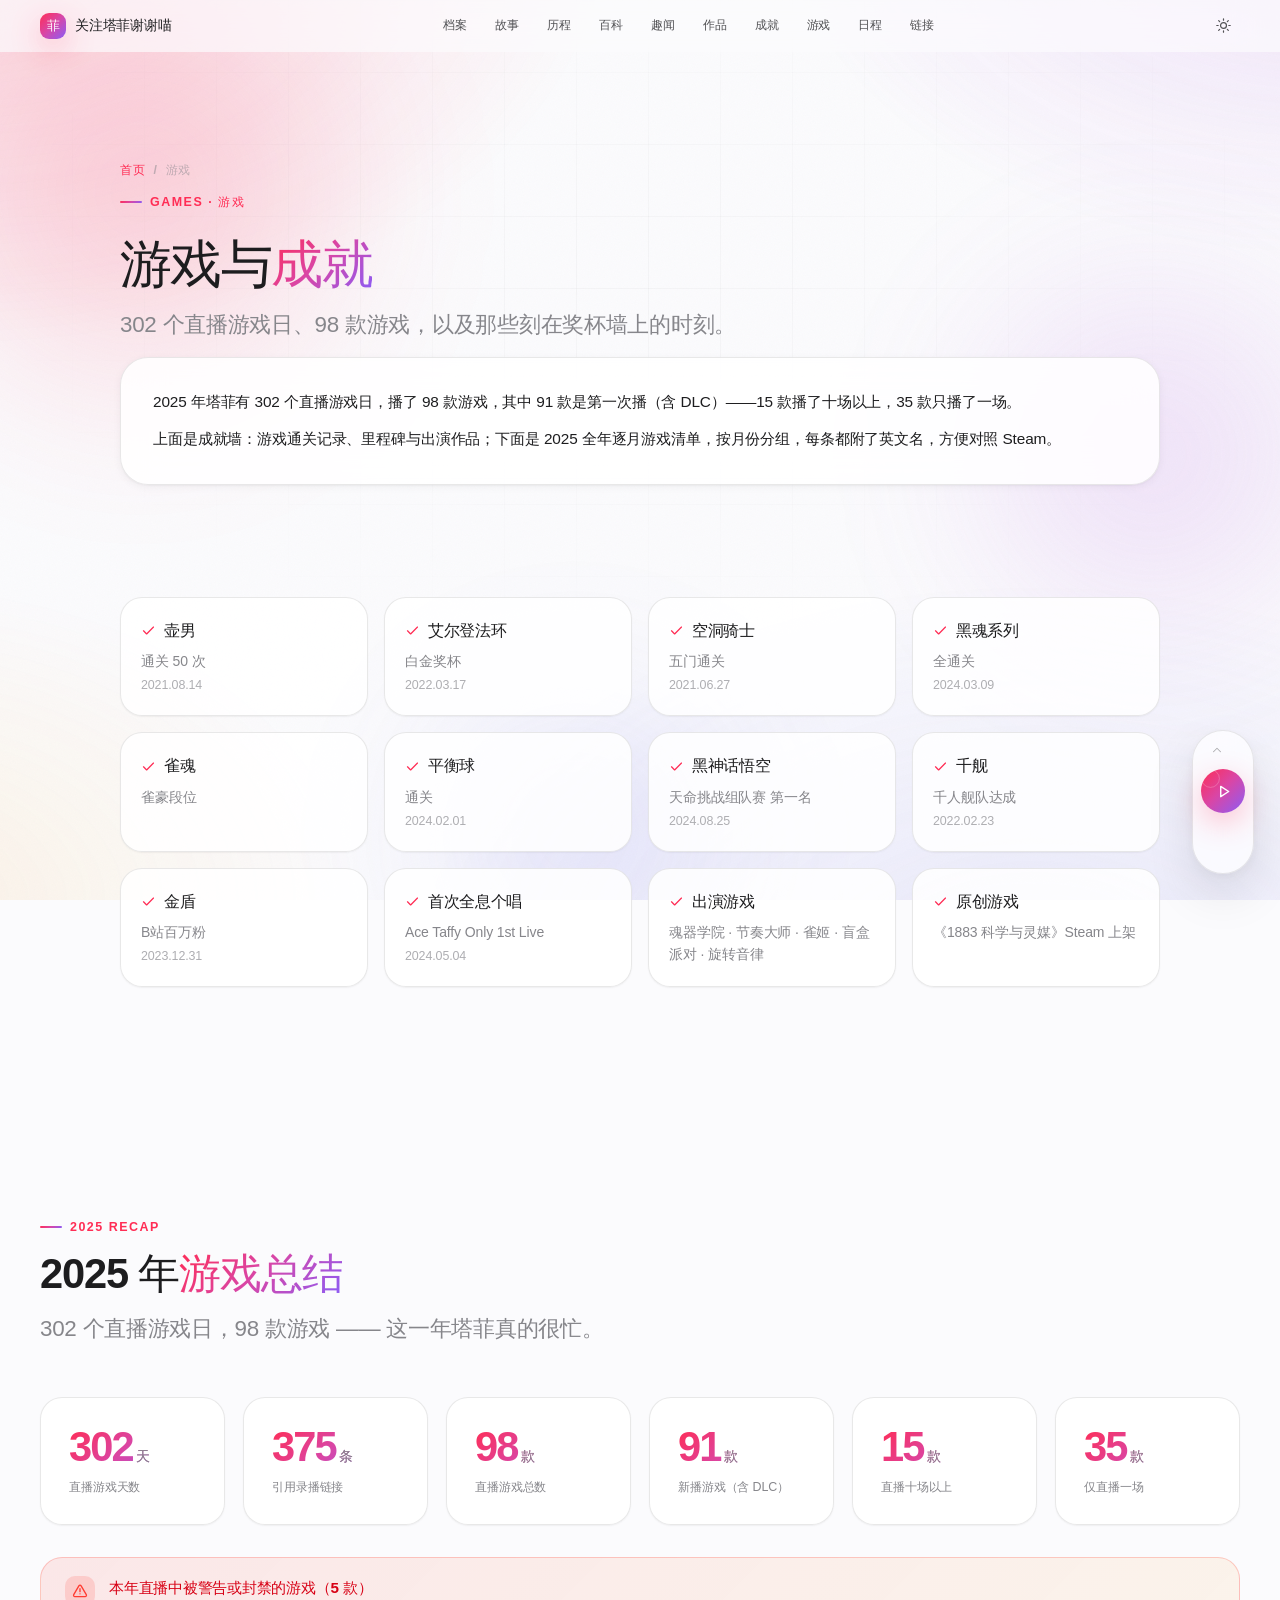
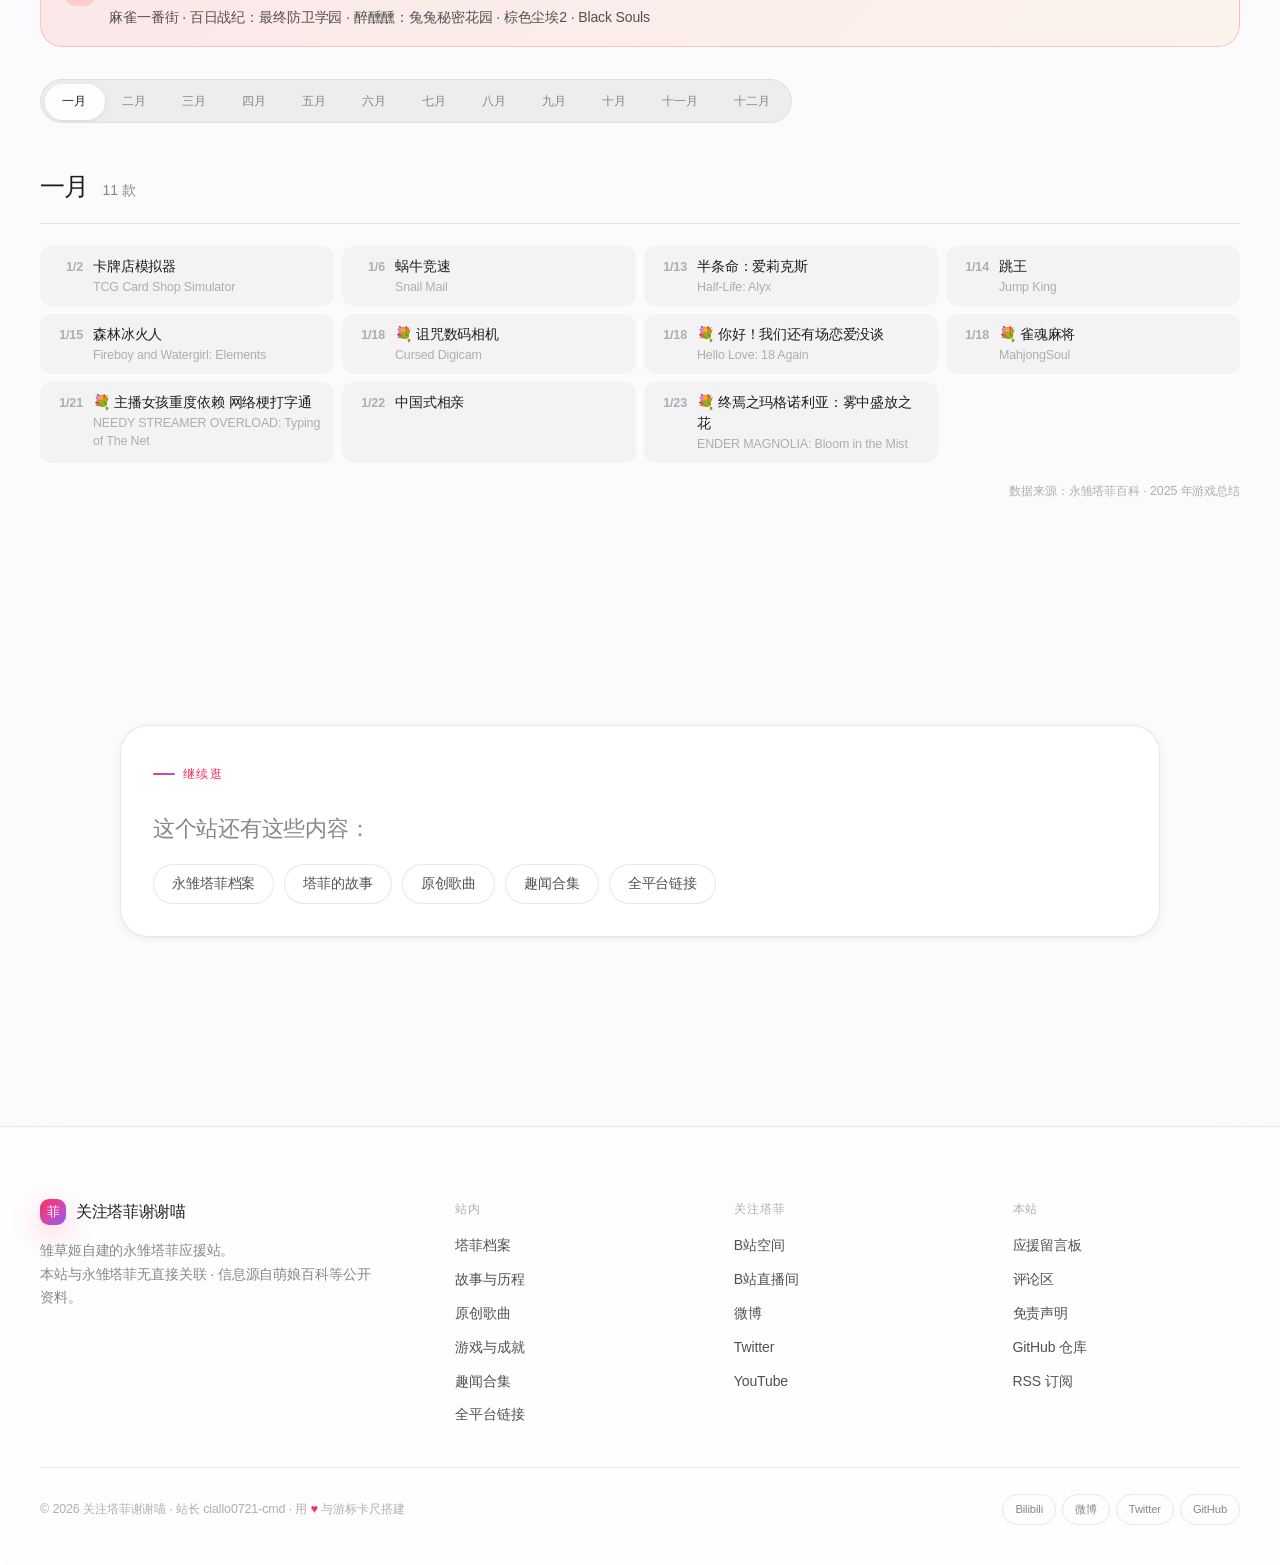
<file: games/index.html>
<!DOCTYPE html>
<html lang="zh-CN" data-theme="light">

<head>
    <meta charset="UTF-8" />
    <meta name="viewport" content="width=device-width, initial-scale=1.0, viewport-fit=cover" />
    <title>永雏塔菲 2025 游戏总结｜302 个直播日·98 款游戏</title>
    <meta name="description" content="永雏塔菲 2025 年游戏总结与成就墙：302 个直播游戏日、98 款游戏、91 款新播、375 条录播链接，含逐月清单与通关记录（壶男、空洞骑士、艾尔登法环、黑神话悟空等）。" />
    <meta name="author" content="ciallo0721-cmd" />
    <link rel="canonical" href="https://xn--d6qr7hrtcb06avk0aljka.top/games/" />
    <meta name="robots" content="index,follow,max-image-preview:large,max-snippet:-1" />

    <meta property="og:type" content="article" />
    <meta property="og:site_name" content="关注塔菲谢谢喵 · 永雏塔菲粉丝站" />
    <meta property="og:title" content="永雏塔菲 2025 游戏总结｜302 个直播日·98 款游戏" />
    <meta property="og:description" content="永雏塔菲 2025 年游戏总结与成就墙：302 个直播游戏日、98 款游戏、91 款新播、375 条录播链接，含逐月清单与通关记录（壶男、空洞骑士、艾尔登法环、黑神话悟空等）。" />
    <meta property="og:image" content="https://xn--d6qr7hrtcb06avk0aljka.top/cover.webp" />
    <meta property="og:url" content="https://xn--d6qr7hrtcb06avk0aljka.top/games/" />
    <meta property="og:locale" content="zh_CN" />
    <meta name="twitter:card" content="summary_large_image" />
    <meta name="twitter:title" content="永雏塔菲 2025 游戏总结｜302 个直播日·98 款游戏" />
    <meta name="twitter:description" content="永雏塔菲 2025 年游戏总结与成就墙：302 个直播游戏日、98 款游戏、91 款新播、375 条录播链接，含逐月清单与通关记录（壶男、空洞骑士、艾尔登法环、黑神话悟空等）。" />
    <meta name="twitter:image" content="https://xn--d6qr7hrtcb06avk0aljka.top/cover.webp" />

    <meta name="theme-color" content="#fbfbfd" media="(prefers-color-scheme: light)" />
    <meta name="theme-color" content="#000000" media="(prefers-color-scheme: dark)" />

    <link rel="icon" href="../avatar.webp" type="image/webp" />
    <link rel="shortcut icon" href="../avatar.webp" type="image/webp" />
    <link rel="apple-touch-icon" href="../avatar.webp" />
    <link rel="manifest" href="../manifest.json" />
    <link rel="alternate" type="application/rss+xml" title="关注塔菲谢谢喵 · 永雏塔菲粉丝站" href="../feed.xml" />

    <link rel="preconnect" href="https://www.googletagmanager.com" />
    <link rel="stylesheet" href="../assets/style.css" />

    <script type="application/ld+json">
{
  "@context": "https://schema.org",
  "@graph": [
    {
      "@type": "WebPage",
      "@id": "https://xn--d6qr7hrtcb06avk0aljka.top/games/#webpage",
      "url": "https://xn--d6qr7hrtcb06avk0aljka.top/games/",
      "name": "永雏塔菲 2025 游戏总结｜302 个直播日·98 款游戏",
      "description": "永雏塔菲 2025 年游戏总结与成就墙：302 个直播游戏日、98 款游戏、91 款新播、375 条录播链接，含逐月清单与通关记录（壶男、空洞骑士、艾尔登法环、黑神话悟空等）。",
      "isPartOf": {
        "@id": "https://xn--d6qr7hrtcb06avk0aljka.top/#website"
      },
      "inLanguage": "zh-CN",
      "datePublished": "2026-10-28",
      "dateModified": "2026-10-28",
      "primaryImageOfPage": {
        "@type": "ImageObject",
        "url": "https://xn--d6qr7hrtcb06avk0aljka.top/cover.webp"
      },
      "breadcrumb": {
        "@id": "https://xn--d6qr7hrtcb06avk0aljka.top/games/#breadcrumb"
      },
      "about": {
        "@id": "https://xn--d6qr7hrtcb06avk0aljka.top/#taffy"
      }
    },
    {
      "@type": "BreadcrumbList",
      "@id": "https://xn--d6qr7hrtcb06avk0aljka.top/games/#breadcrumb",
      "itemListElement": [
        {
          "@type": "ListItem",
          "position": 1,
          "name": "首页",
          "item": "https://xn--d6qr7hrtcb06avk0aljka.top/"
        },
        {
          "@type": "ListItem",
          "position": 2,
          "name": "游戏"
        }
      ]
    },
    {
      "@type": "FAQPage",
      "@id": "https://xn--d6qr7hrtcb06avk0aljka.top/games/#faq",
      "isPartOf": {
        "@id": "https://xn--d6qr7hrtcb06avk0aljka.top/games/#webpage"
      },
      "mainEntity": [
        {
          "@type": "Question",
          "name": "永雏塔菲 2025 年直播了多少款游戏？",
          "acceptedAnswer": {
            "@type": "Answer",
            "text": "302 个直播游戏日，98 款游戏。其中 91 款为新播游戏（含 DLC），15 款直播十场以上，35 款只直播了一场，另有 375 条录播链接。"
          }
        },
        {
          "@type": "Question",
          "name": "永雏塔菲通关过哪些游戏？",
          "acceptedAnswer": {
            "@type": "Answer",
            "text": "壶男通关 50 次（2021.08.14）、空洞骑士五门通关（2021.06.27）、艾尔登法环白金奖杯（2022.03.17）、黑魂系列全通关（2024.03.09）、平衡球通关（2024.02.01）、黑神话悟空天命挑战组队赛第一名（2024.08.25）。"
          }
        },
        {
          "@type": "Question",
          "name": "永雏塔菲达成过哪些里程碑？",
          "acceptedAnswer": {
            "@type": "Answer",
            "text": "2022.02.23 千舰、2023.12.31 B 站百万粉金盾、2024.05.04 首次全息个唱「Ace Taffy Only 1st Live」。"
          }
        },
        {
          "@type": "Question",
          "name": "永雏塔菲出演过哪些游戏？",
          "acceptedAnswer": {
            "@type": "Answer",
            "text": "魂器学院、节奏大师、雀姬、盲盒派对、旋转音律。另有原创游戏《1883 科学与灵媒》在 Steam 上架。"
          }
        }
      ]
    }
  ]
}
    </script>

    <script>
        (function () {
            document.documentElement.classList.add('js');
            try {
                var saved = localStorage.getItem('taffy-theme');
                var prefersDark = window.matchMedia('(prefers-color-scheme: dark)').matches;
                document.documentElement.setAttribute('data-theme', saved || (prefersDark ? 'dark' : 'light'));
            } catch (e) { }
        })();
    </script>

    <script async src="https://www.googletagmanager.com/gtag/js?id=G-CS8EP2CV6B"></script>
    <script>
        window.dataLayer = window.dataLayer || [];
        function gtag() { dataLayer.push(arguments); }
        gtag('js', new Date());
        gtag('config', 'G-CS8EP2CV6B');
    </script>
</head>

<body>
    <a class="skip-link" href="#main">跳到主要内容</a>

    <div class="bg-layer" aria-hidden="true">
        <div class="bg-mesh"></div>
        <div class="bg-grid"></div>
        <div class="bg-orb orb-1"></div>
        <div class="bg-orb orb-2"></div>
        <div class="bg-orb orb-3"></div>
        <div class="bg-noise"></div>
    </div>

    <div id="scroll-progress" aria-hidden="true"></div>

    <header class="nav" id="nav">
        <div class="nav__inner">
            <a class="nav__brand" href="../">
                <span class="nav__mark" aria-hidden="true">菲</span>
                <span>关注塔菲谢谢喵</span>
            </a>

            <nav class="nav__links" id="navLinks" aria-label="站内导航">
                <span class="nav__pill" id="navPill" aria-hidden="true"></span>
                <a href="/profile/">档案</a>
                <a href="/story/">故事</a>
                <a href="/story/">历程</a>
                <a href="/profile/">百科</a>
                <a href="/trivia/">趣闻</a>
                <a href="/songs/">作品</a>
                <a href="#achievements">成就</a>
                <a href="#games2025">游戏</a>
                <a href="/">日程</a>
                <a href="/links/">链接</a>
            </nav>

            <div class="nav__tools">
                <button class="icon-btn" id="themeToggle" aria-label="切换深浅色模式" title="切换主题">
                    <svg viewBox="0 0 24 24" id="themeIcon" aria-hidden="true">
                        <circle cx="12" cy="12" r="4.2" />
                        <path d="M12 2.5v2M12 19.5v2M2.5 12h2M19.5 12h2M5.2 5.2l1.4 1.4M17.4 17.4l1.4 1.4M18.8 5.2l-1.4 1.4M6.6 17.4l-1.4 1.4" />
                    </svg>
                </button>
                <button class="nav__toggle" id="navToggle" aria-label="展开菜单" aria-expanded="false"
                    aria-controls="navSheet">
                    <span></span><span></span><span></span>
                </button>
            </div>
        </div>
    </header>

    <nav class="nav__sheet" id="navSheet" aria-label="移动端导航">
        <a href="/profile/">档案</a>
        <a href="/story/">故事</a>
        <a href="/story/">历程</a>
        <a href="/profile/">百科</a>
        <a href="/trivia/">趣闻</a>
        <a href="/songs/">作品</a>
        <a href="#achievements">成就</a>
        <a href="#games2025">游戏</a>
        <a href="/">日程</a>
        <a href="/links/">链接</a>
    </nav>

    <main id="main">

        <section class="section page-hero" aria-labelledby="pageTitle">
            <div class="wrap">
                <nav class="page-crumb" aria-label="面包屑">
                    <a href="../">首页</a>
                    <span>/</span>
                    <span>游戏</span>
                </nav>
                <p class="eyebrow">Games · 游戏</p>
                <h1 class="page-h1" id="pageTitle">游戏与<b>成就</b></h1>
                <p class="sec-sub">302 个直播游戏日、98 款游戏，以及那些刻在奖杯墙上的时刻。</p>
            </div>
        </section>

        <section class="section page-sec-tight">
            <div class="wrap">
                <div class="card card__pad page-intro" data-reveal>
                    <p>2025 年塔菲有 302 个直播游戏日，播了 98 款游戏，其中 91 款是第一次播（含 DLC）——15 款播了十场以上，35 款只播了一场。</p>
                    <p>上面是成就墙：游戏通关记录、里程碑与出演作品；下面是 2025 全年逐月游戏清单，按月份分组，每条都附了英文名，方便对照 Steam。</p>
                </div>
            </div>
        </section>

        <section class="section page-sec-tight" id="achievements">
            <div class="wrap">

                <div class="ach-grid" data-reveal="stagger">
                    <article class="ach">
                        <p class="ach__name"><svg viewBox="0 0 24 24" aria-hidden="true"><path d="M4 12.5l5 5L20 6.5" /></svg>壶男</p>
                        <p class="ach__val">通关 50 次<time>2021.08.14</time></p>
                    </article>
                    <article class="ach">
                        <p class="ach__name"><svg viewBox="0 0 24 24" aria-hidden="true"><path d="M4 12.5l5 5L20 6.5" /></svg>艾尔登法环</p>
                        <p class="ach__val">白金奖杯<time>2022.03.17</time></p>
                    </article>
                    <article class="ach">
                        <p class="ach__name"><svg viewBox="0 0 24 24" aria-hidden="true"><path d="M4 12.5l5 5L20 6.5" /></svg>空洞骑士</p>
                        <p class="ach__val">五门通关<time>2021.06.27</time></p>
                    </article>
                    <article class="ach">
                        <p class="ach__name"><svg viewBox="0 0 24 24" aria-hidden="true"><path d="M4 12.5l5 5L20 6.5" /></svg>黑魂系列</p>
                        <p class="ach__val">全通关<time>2024.03.09</time></p>
                    </article>
                    <article class="ach">
                        <p class="ach__name"><svg viewBox="0 0 24 24" aria-hidden="true"><path d="M4 12.5l5 5L20 6.5" /></svg>雀魂</p>
                        <p class="ach__val">雀豪段位</p>
                    </article>
                    <article class="ach">
                        <p class="ach__name"><svg viewBox="0 0 24 24" aria-hidden="true"><path d="M4 12.5l5 5L20 6.5" /></svg>平衡球</p>
                        <p class="ach__val">通关<time>2024.02.01</time></p>
                    </article>
                    <article class="ach">
                        <p class="ach__name"><svg viewBox="0 0 24 24" aria-hidden="true"><path d="M4 12.5l5 5L20 6.5" /></svg>黑神话悟空</p>
                        <p class="ach__val">天命挑战组队赛 第一名<time>2024.08.25</time></p>
                    </article>
                    <article class="ach">
                        <p class="ach__name"><svg viewBox="0 0 24 24" aria-hidden="true"><path d="M4 12.5l5 5L20 6.5" /></svg>千舰</p>
                        <p class="ach__val">千人舰队达成<time>2022.02.23</time></p>
                    </article>
                    <article class="ach">
                        <p class="ach__name"><svg viewBox="0 0 24 24" aria-hidden="true"><path d="M4 12.5l5 5L20 6.5" /></svg>金盾</p>
                        <p class="ach__val">B站百万粉<time>2023.12.31</time></p>
                    </article>
                    <article class="ach">
                        <p class="ach__name"><svg viewBox="0 0 24 24" aria-hidden="true"><path d="M4 12.5l5 5L20 6.5" /></svg>首次全息个唱</p>
                        <p class="ach__val">Ace Taffy Only 1st Live<time>2024.05.04</time></p>
                    </article>
                    <article class="ach">
                        <p class="ach__name"><svg viewBox="0 0 24 24" aria-hidden="true"><path d="M4 12.5l5 5L20 6.5" /></svg>出演游戏</p>
                        <p class="ach__val">魂器学院 · 节奏大师 · 雀姬 · 盲盒派对 · 旋转音律</p>
                    </article>
                    <article class="ach">
                        <p class="ach__name"><svg viewBox="0 0 24 24" aria-hidden="true"><path d="M4 12.5l5 5L20 6.5" /></svg>原创游戏</p>
                        <p class="ach__val">《1883 科学与灵媒》Steam 上架</p>
                    </article>
                </div>
            </div>
        </section>

        <section class="section" id="games2025">
            <div class="wrap wrap--wide">
                <div class="sec-head" data-reveal>
                    <p class="eyebrow">2025 Recap</p>
                    <h2 class="sec-title">2025 年<em>游戏总结</em></h2>
                    <p class="sec-sub">302 个直播游戏日，98 款游戏 —— 这一年塔菲真的很忙。</p>
                </div>

                <div class="metrics" data-reveal="stagger">
                    <article class="metric">
                        <p class="metric__num"><span data-count="302">302</span><span class="metric__unit">天</span></p>
                        <p class="metric__label">直播游戏天数</p>
                    </article>
                    <article class="metric">
                        <p class="metric__num"><span data-count="375">375</span><span class="metric__unit">条</span></p>
                        <p class="metric__label">引用录播链接</p>
                    </article>
                    <article class="metric">
                        <p class="metric__num"><span data-count="98">98</span><span class="metric__unit">款</span></p>
                        <p class="metric__label">直播游戏总数</p>
                    </article>
                    <article class="metric">
                        <p class="metric__num"><span data-count="91">91</span><span class="metric__unit">款</span></p>
                        <p class="metric__label">新播游戏（含 DLC）</p>
                    </article>
                    <article class="metric">
                        <p class="metric__num"><span data-count="15">15</span><span class="metric__unit">款</span></p>
                        <p class="metric__label">直播十场以上</p>
                    </article>
                    <article class="metric">
                        <p class="metric__num"><span data-count="35">35</span><span class="metric__unit">款</span></p>
                        <p class="metric__label">仅直播一场</p>
                    </article>
                </div>

                <div class="notice" style="margin-top:clamp(22px,3vw,32px)" data-reveal>
                    <span class="notice__icon" aria-hidden="true">
                        <svg viewBox="0 0 24 24">
                            <path d="M12 8.5v4.5M12 16.2v.1" />
                            <path d="M10.3 4.2L2.6 17.5A2 2 0 004.3 20.5h15.4a2 2 0 001.7-3L13.7 4.2a2 2 0 00-3.4 0z" />
                        </svg>
                    </span>
                    <div>
                        <p class="notice__title">本年直播中被警告或封禁的游戏（5 款）</p>
                        <p class="notice__text">麻雀一番街 · 百日战纪：最终防卫学园 · 醉醺醺：兔兔秘密花园 · 棕色尘埃2 · Black Souls</p>
                    </div>
                </div>

                <div data-reveal>
                    <div class="segmented" id="gmTabs" role="tablist" aria-label="按月查看游戏列表">
                        <span class="segmented__thumb" aria-hidden="true"></span>
                        <button role="tab" aria-selected="true" data-panel="gm-1">一月</button>
                        <button role="tab" aria-selected="false" data-panel="gm-2">二月</button>
                        <button role="tab" aria-selected="false" data-panel="gm-3">三月</button>
                        <button role="tab" aria-selected="false" data-panel="gm-4">四月</button>
                        <button role="tab" aria-selected="false" data-panel="gm-5">五月</button>
                        <button role="tab" aria-selected="false" data-panel="gm-6">六月</button>
                        <button role="tab" aria-selected="false" data-panel="gm-7">七月</button>
                        <button role="tab" aria-selected="false" data-panel="gm-8">八月</button>
                        <button role="tab" aria-selected="false" data-panel="gm-9">九月</button>
                        <button role="tab" aria-selected="false" data-panel="gm-10">十月</button>
                        <button role="tab" aria-selected="false" data-panel="gm-11">十一月</button>
                        <button role="tab" aria-selected="false" data-panel="gm-12">十二月</button>
                    </div>

                    <div class="tl-panels">
                        <!-- 一月 -->
                        <div class="tl-panel is-active" id="gm-1" role="tabpanel">
                            <div class="tl-year-head"><h3>一月</h3><p>11 款</p></div>
                            <div class="games">
                                <div class="game"><span class="game__day">1/2</span><span class="game__name">卡牌店模拟器<span class="game__eng">TCG Card Shop Simulator</span></span></div>
                                <div class="game"><span class="game__day">1/6</span><span class="game__name">蜗牛竞速<span class="game__eng">Snail Mail</span></span></div>
                                <div class="game"><span class="game__day">1/13</span><span class="game__name">半条命：爱莉克斯<span class="game__eng">Half-Life: Alyx</span></span></div>
                                <div class="game"><span class="game__day">1/14</span><span class="game__name">跳王<span class="game__eng">Jump King</span></span></div>
                                <div class="game"><span class="game__day">1/15</span><span class="game__name">森林冰火人<span class="game__eng">Fireboy and Watergirl: Elements</span></span></div>
                                <div class="game"><span class="game__day">1/18</span><span class="game__name"><span class="game__star">💐</span>诅咒数码相机<span class="game__eng">Cursed Digicam</span></span></div>
                                <div class="game"><span class="game__day">1/18</span><span class="game__name"><span class="game__star">💐</span>你好！我们还有场恋爱没谈<span class="game__eng">Hello Love: 18 Again</span></span></div>
                                <div class="game"><span class="game__day">1/18</span><span class="game__name"><span class="game__star">💐</span>雀魂麻将<span class="game__eng">MahjongSoul</span></span></div>
                                <div class="game"><span class="game__day">1/21</span><span class="game__name"><span class="game__star">💐</span>主播女孩重度依赖 网络梗打字通<span class="game__eng">NEEDY STREAMER OVERLOAD: Typing of The Net</span></span></div>
                                <div class="game"><span class="game__day">1/22</span><span class="game__name">中国式相亲</span></div>
                                <div class="game"><span class="game__day">1/23</span><span class="game__name"><span class="game__star">💐</span>终焉之玛格诺利亚：雾中盛放之花<span class="game__eng">ENDER MAGNOLIA: Bloom in the Mist</span></span></div>
                            </div>
                        </div>

                        <!-- 二月 -->
                        <div class="tl-panel" id="gm-2" role="tabpanel">
                            <div class="tl-year-head"><h3>二月</h3><p>5 款</p></div>
                            <div class="games">
                                <div class="game"><span class="game__day">2/4</span><span class="game__name"><span class="game__star">💐</span>影子工厂<span class="game__eng">Impostor Factory</span></span></div>
                                <div class="game"><span class="game__day">2/12</span><span class="game__name"><span class="game__star">💐</span>去月球系列海滩特别篇<span class="game__eng">Just a To the Moon Series Beach Episode</span></span></div>
                                <div class="game"><span class="game__day">2/14</span><span class="game__name"><span class="game__star">💐</span>艾尔登法环：黑夜君临（网测）<span class="game__eng">Elden Ring: Nightreign</span></span></div>
                                <div class="game"><span class="game__day">2/16</span><span class="game__name"><span class="game__star">💐</span>天国：拯救 2<span class="game__eng">Kingdom Come: Deliverance II</span></span></div>
                                <div class="game"><span class="game__day">2/27</span><span class="game__name"><span class="game__star">💐</span>怪物猎人 荒野<span class="game__eng">Monster Hunter Wilds</span></span></div>
                            </div>
                        </div>

                        <!-- 三月 -->
                        <div class="tl-panel" id="gm-3" role="tabpanel">
                            <div class="tl-year-head"><h3>三月</h3><p>6 款</p></div>
                            <div class="games">
                                <div class="game"><span class="game__day">3/7</span><span class="game__name"><span class="game__star">💐</span>双影奇境<span class="game__eng">Split Fiction</span></span></div>
                                <div class="game"><span class="game__day">3/12</span><span class="game__name">麻雀一番街</span></div>
                                <div class="game"><span class="game__day">3/19</span><span class="game__name">刺客信条：影<span class="game__eng">Assassin's Creed: Shadows</span></span></div>
                                <div class="game"><span class="game__day">3/27</span><span class="game__name"><span class="game__star">💐</span>我的小柯基 - Demo<span class="game__eng">My Little Puppy - Demo</span></span></div>
                                <div class="game"><span class="game__day">3/27</span><span class="game__name">第一狂战士：卡赞<span class="game__eng">The First Berserker: Khazan</span></span></div>
                                <div class="game"><span class="game__day">3/29</span><span class="game__name"><span class="game__star">💐</span>无限机兵<span class="game__eng">AI LIMIT</span></span></div>
                            </div>
                        </div>

                        <!-- 四月 -->
                        <div class="tl-panel" id="gm-4" role="tabpanel">
                            <div class="tl-year-head"><h3>四月</h3><p>9 款</p></div>
                            <div class="games">
                                <div class="game"><span class="game__day">4/2</span><span class="game__name">俄罗斯方块 99<span class="game__eng">TETRIS 99</span></span></div>
                                <div class="game"><span class="game__day">4/4</span><span class="game__name">植物大战僵尸杂交版</span></div>
                                <div class="game"><span class="game__day">4/6</span><span class="game__name">马力欧卡丁车 8 豪华版<span class="game__eng">Mario Kart 8 Deluxe</span></span></div>
                                <div class="game"><span class="game__day">4/10</span><span class="game__name"><span class="game__star">💐</span>深渊绝赌：千王处刑<span class="game__eng">All in Abyss: Judge the Fake</span></span></div>
                                <div class="game"><span class="game__day">4/17</span><span class="game__name">家有恶邻<span class="game__eng">Neighbors: Suburban Warfare</span></span></div>
                                <div class="game"><span class="game__day">4/23</span><span class="game__name"><span class="game__star">💐</span>腐朽线 - 安迪和莉莉的棺椁（第三章）<span class="game__eng">The Coffin of Andy and Leyley</span></span></div>
                                <div class="game"><span class="game__day">4/24</span><span class="game__name"><span class="game__star">💐</span>光与影：33 号远征队<span class="game__eng">Clair Obscur: Expedition 33</span></span></div>
                                <div class="game"><span class="game__day">4/24</span><span class="game__name"><span class="game__star">💐</span>百日战纪：最终防卫学园<span class="game__eng">Hundred Line: Last Defense Academy</span><span class="badge-warn">警告</span></span></div>
                                <div class="game"><span class="game__day">4/29</span><span class="game__name">植物大战僵尸改版集锦<span class="game__eng">Plant Vs Zombie</span></span></div>
                            </div>
                        </div>

                        <!-- 五月 -->
                        <div class="tl-panel" id="gm-5" role="tabpanel">
                            <div class="tl-year-head"><h3>五月</h3><p>8 款</p></div>
                            <div class="games">
                                <div class="game"><span class="game__day">5/5</span><span class="game__name"><span class="game__star">💐</span>兔子先生魔法秀<span class="game__eng">The Mr. Rabbit Magic Show</span></span></div>
                                <div class="game"><span class="game__day">5/6</span><span class="game__name">那不是我的邻居<span class="game__eng">That's Not My Neighbor</span></span></div>
                                <div class="game"><span class="game__day">5/8</span><span class="game__name"><span class="game__star">💐</span>Cast n Chill - Demo</span></div>
                                <div class="game"><span class="game__day">5/9</span><span class="game__name"><span class="game__star">💐</span>午夜幽途<span class="game__eng">The Midnight Walk</span></span></div>
                                <div class="game"><span class="game__day">5/15</span><span class="game__name">线条小狗：动物温泉<span class="game__eng">Animal Spa</span></span></div>
                                <div class="game"><span class="game__day">5/26</span><span class="game__name">失物招领模拟器<span class="game__eng">Lost But Found</span></span></div>
                                <div class="game"><span class="game__day">5/27</span><span class="game__name">思古塔加亚最后的英雄 DLC<span class="game__eng">The Last Hero of Nostalgaia</span></span></div>
                                <div class="game"><span class="game__day">5/30</span><span class="game__name"><span class="game__star">💐</span>艾尔登法环：黑夜君临<span class="game__eng">Elden Ring: Nightreign</span></span></div>
                            </div>
                        </div>

                        <!-- 六月 -->
                        <div class="tl-panel" id="gm-6" role="tabpanel">
                            <div class="tl-year-head"><h3>六月</h3><p>12 款</p></div>
                            <div class="games">
                                <div class="game"><span class="game__day">6/2</span><span class="game__name">泡姆泡姆<span class="game__eng">POPUCOM</span></span></div>
                                <div class="game"><span class="game__day">6/5</span><span class="game__name">仁王 3 - Demo<span class="game__eng">Nioh 3 - Demo</span></span></div>
                                <div class="game"><span class="game__day">6/5</span><span class="game__name">马里奥赛车：世界<span class="game__eng">Mario Kart World</span></span></div>
                                <div class="game"><span class="game__day">6/6</span><span class="game__name">燕云十六声</span></div>
                                <div class="game"><span class="game__day">6/7</span><span class="game__name">赛博朋克 2077<span class="game__eng">Cyberpunk 2077</span></span></div>
                                <div class="game"><span class="game__day">6/9</span><span class="game__name"><span class="game__star">💐</span>合成大西瓜</span></div>
                                <div class="game"><span class="game__day">6/10</span><span class="game__name">心之眼<span class="game__eng">Minds Eye</span></span></div>
                                <div class="game"><span class="game__day">6/11</span><span class="game__name"><span class="game__star">💐</span>采蘑菇模拟器 - Demo<span class="game__eng">Mushroom Hunter Simulator - Demo</span></span></div>
                                <div class="game"><span class="game__day">6/12</span><span class="game__name">盲盒派对</span></div>
                                <div class="game"><span class="game__day">6/13</span><span class="game__name"><span class="game__star">💐</span>匹诺曹的谎言：序曲<span class="game__eng">Lies Of P Overture</span></span></div>
                                <div class="game"><span class="game__day">6/13</span><span class="game__name">长号冠军<span class="game__eng">Trombone Champ</span></span></div>
                                <div class="game"><span class="game__day">6/24</span><span class="game__name">死亡搁浅 2：冥滩之上 - Demo<span class="game__eng">Death Stranding 2: On the Beach - Demo</span></span></div>
                            </div>
                        </div>

                        <!-- 七月 -->
                        <div class="tl-panel" id="gm-7" role="tabpanel">
                            <div class="tl-year-head"><h3>七月</h3><p>5 款</p></div>
                            <div class="games">
                                <div class="game"><span class="game__day">7/13</span><span class="game__name"><span class="game__star">💐</span>青鬼：蓝莓温泉的怪异<span class="game__eng">青鬼 ブルーベリー温泉の怪異</span></span></div>
                                <div class="game"><span class="game__day">7/15</span><span class="game__name">乐克乐克<span class="game__eng">Loco Roco</span></span></div>
                                <div class="game"><span class="game__day">7/21</span><span class="game__name">完蛋！我被美女包围了！2</span></div>
                                <div class="game"><span class="game__day">7/22</span><span class="game__name">咚奇刚：蕉力全开<span class="game__eng">ドンキーコング バナンザ</span></span></div>
                                <div class="game"><span class="game__day">7/24</span><span class="game__name"><span class="game__star">💐</span>明末：渊虚之羽<span class="game__eng">WUCHANG: Fallen Feathers</span></span></div>
                            </div>
                        </div>

                        <!-- 八月 -->
                        <div class="tl-panel" id="gm-8" role="tabpanel">
                            <div class="tl-year-head"><h3>八月</h3><p>12 款</p></div>
                            <div class="games">
                                <div class="game"><span class="game__day">8/1</span><span class="game__name"><span class="game__star">💐</span>魔法少女的魔女审判<span class="game__eng">魔法少女ノ魔女裁判</span></span></div>
                                <div class="game"><span class="game__day">8/8</span><span class="game__name">四海兄弟：故乡<span class="game__eng">Mafia: The Old Country</span></span></div>
                                <div class="game"><span class="game__day">8/13</span><span class="game__name"><span class="game__star">💐</span>öoo</span></div>
                                <div class="game"><span class="game__day">8/15</span><span class="game__name"><span class="game__star">💐</span>仅你一人 - Demo</span></div>
                                <div class="game"><span class="game__day">8/17</span><span class="game__name"><span class="game__star">💐</span>異変踏切<span class="game__eng">Anomalous Railroad Crossing</span></span></div>
                                <div class="game"><span class="game__day">8/18</span><span class="game__name"><span class="game__star">💐</span>阴间推送</span></div>
                                <div class="game"><span class="game__day">8/18</span><span class="game__name"><span class="game__star">💐</span>凶寓</span></div>
                                <div class="game"><span class="game__day">8/21</span><span class="game__name">伊苏 X<span class="game__eng">イースX</span></span></div>
                                <div class="game"><span class="game__day">8/22</span><span class="game__name"><span class="game__star">💐</span>植物大战僵尸指导版</span></div>
                                <div class="game"><span class="game__day">8/25</span><span class="game__name">One Hand Clapping</span></div>
                                <div class="game"><span class="game__day">8/29</span><span class="game__name">牧场物语 来吧！风之繁华集市<span class="game__eng">Story Of Seasons: Welcome To The Wind's Bazaar</span></span></div>
                                <div class="game"><span class="game__day">8/30</span><span class="game__name"><span class="game__star">💐</span>拖拖拉拉小菲镇</span></div>
                            </div>
                        </div>

                        <!-- 九月 -->
                        <div class="tl-panel" id="gm-9" role="tabpanel">
                            <div class="tl-year-head"><h3>九月</h3><p>8 款</p></div>
                            <div class="games">
                                <div class="game"><span class="game__day">9/4</span><span class="game__name"><span class="game__star">💐</span>空洞骑士：丝之歌<span class="game__eng">Hollow Knight: Silksong</span></span></div>
                                <div class="game"><span class="game__day">9/9</span><span class="game__name">纸房子</span></div>
                                <div class="game"><span class="game__day">9/16</span><span class="game__name">寻找伪人<span class="game__eng">No, I'm not a Human</span></span></div>
                                <div class="game"><span class="game__day">9/19</span><span class="game__name">消逝的光芒：困兽<span class="game__eng">Dying Light The Beast</span></span></div>
                                <div class="game"><span class="game__day">9/24</span><span class="game__name"><span class="game__star">💐</span>寂静岭 f<span class="game__eng">SILENT HILL f</span></span></div>
                                <div class="game"><span class="game__day">9/27</span><span class="game__name">三国：谋定天下</span></div>
                                <div class="game"><span class="game__day">9/27</span><span class="game__name">UNYIELDER - 不屈者 -</span></div>
                                <div class="game"><span class="game__day">9/29</span><span class="game__name">星塔旅人「逐光测试」</span></div>
                            </div>
                        </div>

                        <!-- 十月 -->
                        <div class="tl-panel" id="gm-10" role="tabpanel">
                            <div class="tl-year-head"><h3>十月</h3><p>8 款</p></div>
                            <div class="games">
                                <div class="game"><span class="game__day">10/1</span><span class="game__name">羊蹄山之魂<span class="game__eng">Ghost of Yōtei</span></span></div>
                                <div class="game"><span class="game__day">10/7</span><span class="game__name"><span class="game__star">💐</span>纸百合<span class="game__eng">Paper Lily</span></span></div>
                                <div class="game"><span class="game__day">10/8</span><span class="game__name">醉醺醺：兔兔秘密花园<span class="game__eng">Merry Bunny Garden</span><span class="badge-warn">警告</span></span></div>
                                <div class="game"><span class="game__day">10/14</span><span class="game__name"><span class="game__star">💐</span>晕晕电波症候群 - Demo<span class="game__eng">Yunyun Syndrome!? Rhythm Psychosis - Demo</span></span></div>
                                <div class="game"><span class="game__day">10/15</span><span class="game__name"><span class="game__star">💐</span>宝可梦传说 Z-A<span class="game__eng">Pokémon LEGENDS Z-A</span></span></div>
                                <div class="game"><span class="game__day">10/22</span><span class="game__name">忍者龙剑传 4<span class="game__eng">NINJA GAIDEN 4</span></span></div>
                                <div class="game"><span class="game__day">10/25</span><span class="game__name">植物大战僵尸：重植版<span class="game__eng">Plants vs. Zombies: Replanted</span></span></div>
                                <div class="game"><span class="game__day">10/30</span><span class="game__name">超英派遣中心<span class="game__eng">Dispatch</span></span></div>
                            </div>
                        </div>

                        <!-- 十一月 -->
                        <div class="tl-panel" id="gm-11" role="tabpanel">
                            <div class="tl-year-head"><h3>十一月</h3><p>5 款</p></div>
                            <div class="games">
                                <div class="game"><span class="game__day">11/6</span><span class="game__name"><span class="game__star">💐</span>过家家<span class="game__eng">おままごと</span></span></div>
                                <div class="game"><span class="game__day">11/7</span><span class="game__name"><span class="game__star">💐</span>我的小柯基<span class="game__eng">My little puppy</span></span></div>
                                <div class="game"><span class="game__day">11/14</span><span class="game__name"><span class="game__star">💐</span>小小梦魇 2<span class="game__eng">Little Nightmares II</span></span></div>
                                <div class="game"><span class="game__day">11/26</span><span class="game__name">我独自升级：起立·觉醒</span></div>
                                <div class="game"><span class="game__day">11/28</span><span class="game__name">明日方舟：终末地<span class="game__eng">Arknights: Endfield</span></span></div>
                            </div>
                        </div>

                        <!-- 十二月 -->
                        <div class="tl-panel" id="gm-12" role="tabpanel">
                            <div class="tl-year-head"><h3>十二月</h3><p>9 款</p></div>
                            <div class="games">
                                <div class="game"><span class="game__day">12/4</span><span class="game__name"><span class="game__star">💐</span>艾尔登法环：黑夜君临 DLC 见弃空洞者<span class="game__eng">Elden Ring: Nightreign The Forsaken Hollows</span></span></div>
                                <div class="game"><span class="game__day">12/5</span><span class="game__name">命运 2<span class="game__eng">Destiny 2</span></span></div>
                                <div class="game"><span class="game__day">12/14</span><span class="game__name"><span class="game__star">💐</span>识质存在 - Demo<span class="game__eng">Pragmeta - Demo</span></span></div>
                                <div class="game"><span class="game__day">12/16</span><span class="game__name">棕色尘埃 2<span class="game__eng">Brown Dust 2</span><span class="badge-warn">警告</span></span></div>
                                <div class="game"><span class="game__day">12/18</span><span class="game__name">王冠之心<span class="game__eng">Heart Of Brown</span></span></div>
                                <div class="game"><span class="game__day">12/19</span><span class="game__name">宝可梦传说 Z-A 超次元爆涌<span class="game__eng">Pokémon LEGENDS Z-A Mega Dimension</span></span></div>
                                <div class="game"><span class="game__day">12/20</span><span class="game__name">Black Souls<span class="badge-warn">警告</span></span></div>
                                <div class="game"><span class="game__day">12/23</span><span class="game__name">二重螺旋<span class="game__eng">Duet Night Abyss</span></span></div>
                                <div class="game"><span class="game__day">12/25</span><span class="game__name">原神<span class="game__eng">Genshin Impact</span></span></div>
                            </div>
                        </div>
                    </div>
                </div>

                <p class="src-note" data-reveal>数据来源：永雏塔菲百科 · 2025 年游戏总结</p>
            </div>
        </section>

        <section class="section">
            <div class="wrap">
                <div class="card card__pad" data-reveal>
                    <p class="eyebrow">继续逛</p>
                    <p class="sec-sub page-sub-tight">这个站还有这些内容：</p>
                    <div class="page-next">
                        <a href="/profile/">永雏塔菲档案</a>
                        <a href="/story/">塔菲的故事</a>
                        <a href="/songs/">原创歌曲</a>
                        <a href="/trivia/">趣闻合集</a>
                        <a href="/links/">全平台链接</a>
                    </div>
                </div>
            </div>
        </section>

    </main>

    <footer class="footer">
        <div class="wrap wrap--wide">
            <div class="footer__grid">
                <div>
                    <p class="footer__brand">
                        <span class="nav__mark" aria-hidden="true">菲</span>
                        关注塔菲谢谢喵
                    </p>
                    <p class="footer__note">
                        雏草姬自建的永雏塔菲应援站。<br />
                        本站与永雏塔菲无直接关联 · 信息源自萌娘百科等公开资料。
                    </p>
                </div>

                <div class="footer__col">
                    <h4>站内</h4>
                    <ul>
                        <li><a href="/profile/">塔菲档案</a></li>
                        <li><a href="/story/">故事与历程</a></li>
                        <li><a href="/songs/">原创歌曲</a></li>
                        <li><a href="/games/">游戏与成就</a></li>
                        <li><a href="/trivia/">趣闻合集</a></li>
                        <li><a href="/links/">全平台链接</a></li>
                    </ul>
                </div>

                <div class="footer__col">
                    <h4>关注塔菲</h4>
                    <ul>
                        <li><a href="https://space.bilibili.com/1265680561" target="_blank" rel="noopener">B站空间</a></li>
                        <li><a href="https://live.bilibili.com/22603245" target="_blank" rel="noopener">B站直播间</a></li>
                        <li><a href="https://weibo.com/7618923072" target="_blank" rel="noopener">微博</a></li>
                        <li><a href="https://twitter.com/AceTaffy812" target="_blank" rel="noopener">Twitter</a></li>
                        <li><a href="https://www.youtube.com/channel/UC-WTKBWDsp0PFcGmmuO7svg" target="_blank" rel="noopener">YouTube</a></li>
                    </ul>
                </div>

                <div class="footer__col">
                    <h4>本站</h4>
                    <ul>
                        <li><a href="/">应援留言板</a></li>
                        <li><a href="/">评论区</a></li>
                        <li><a href="/">免责声明</a></li>
                        <li><a href="https://github.com/ciallo0721-cmd/tf" target="_blank" rel="noopener">GitHub 仓库</a></li>
                        <li><a href="../feed.xml">RSS 订阅</a></li>
                    </ul>
                </div>
            </div>

            <div class="footer__bottom">
                <p>
                    © <span id="year">2026</span> 关注塔菲谢谢喵 · 站长 ciallo0721-cmd · 用
                    <span class="footer__heart" aria-hidden="true">♥</span> 与游标卡尺搭建
                </p>
                <div class="footer__platforms">
                    <a href="https://space.bilibili.com/1265680561" target="_blank" rel="noopener">Bilibili</a>
                    <a href="https://weibo.com/7618923072" target="_blank" rel="noopener">微博</a>
                    <a href="https://twitter.com/AceTaffy812" target="_blank" rel="noopener">Twitter</a>
                    <a href="https://github.com/ciallo0721-cmd/tf" target="_blank" rel="noopener">GitHub</a>
                </div>
            </div>
        </div>
    </footer>

    <!-- ================= Dock ================= -->
    <div class="dock">
        <div class="dock__group">
            <div class="audio-panel" id="audioPanel" role="dialog" aria-label="播放器">
                <p class="audio-panel__title">关注塔菲谢谢喵</p>
                <p class="audio-panel__sub">原创应援曲 · 播放中</p>
                <div class="audio-panel__times">
                    <span id="audio-current">0:00</span>
                    <span id="audio-duration">0:00</span>
                </div>
                <input type="range" class="rng" id="audio-seek" min="0" max="100" value="0" aria-label="播放进度" />
                <div class="audio-panel__row">
                    <svg viewBox="0 0 24 24" aria-hidden="true">
                        <path d="M5 9.5h3l4-3.5v12l-4-3.5H5z" />
                        <path d="M16.5 9a4 4 0 010 6" />
                    </svg>
                    <input type="range" class="rng" id="audio-volume" min="0" max="1" step="0.05" value="0.5" aria-label="音量" />
                </div>
            </div>

            <button class="dock__btn dock__btn--caret" id="audioCaret" aria-label="展开播放器" aria-expanded="false" title="播放器设置">
                <svg viewBox="0 0 24 24" aria-hidden="true">
                    <path d="M6 15l6-6 6 6" />
                </svg>
            </button>

            <button class="dock__btn dock__btn--brand" id="audio-btn" aria-label="播放或暂停背景音乐" title="播放 / 暂停">
                <svg viewBox="0 0 24 24" id="audioIcon" aria-hidden="true">
                    <path d="M8.5 5.5l10 6.5-10 6.5z" />
                </svg>
                <svg class="dock__ring" viewBox="0 0 44 44" aria-hidden="true">
                    <circle class="track" cx="22" cy="22" r="20.6" />
                    <circle class="fill" cx="22" cy="22" r="20.6" id="audioRing" />
                </svg>
            </button>

            <button class="dock__btn is-hidden" id="backToTop" aria-label="返回顶部" title="返回顶部">
                <svg viewBox="0 0 24 24" aria-hidden="true">
                    <path d="M12 19V5M6 11l6-6 6 6" />
                </svg>
            </button>
        </div>
    </div>



    <!-- ================= Lightbox ================= -->
    <div class="lightbox" id="lightbox" role="dialog" aria-modal="true" aria-label="图片查看" aria-hidden="true">
        <button class="lightbox__close" id="lightboxClose" aria-label="关闭">
            <svg viewBox="0 0 24 24" aria-hidden="true"><path d="M6 6l12 12M18 6L6 18" /></svg>
        </button>
        <img id="lightbox-img" alt="" />
        <p class="lightbox__cap" id="lightbox-cap"></p>
    </div>

    <audio id="bgm" loop preload="metadata">
        <source src="../gztfxxm.MP3" type="audio/mpeg" />
        您的浏览器不支持音频播放
    </audio>

    <script src="../assets/app.js" defer></script>
</body>

</html>
</file>
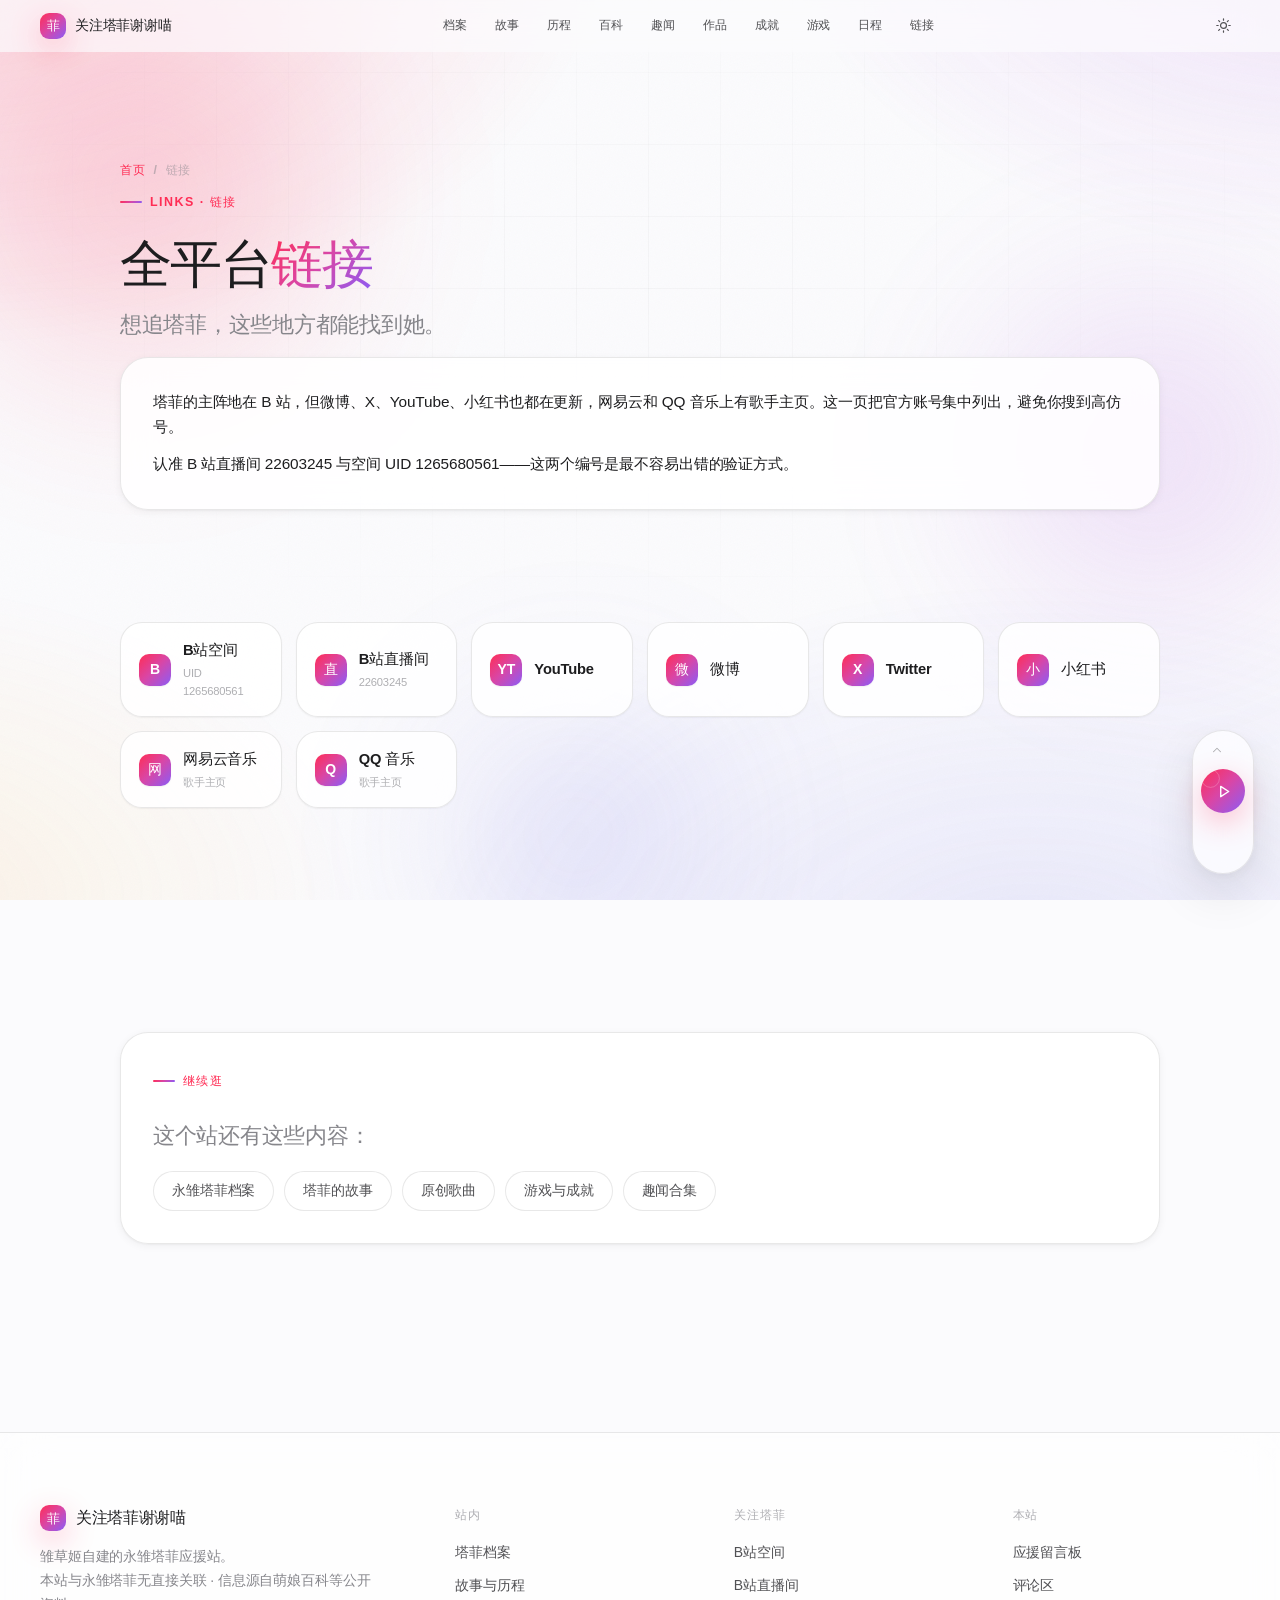
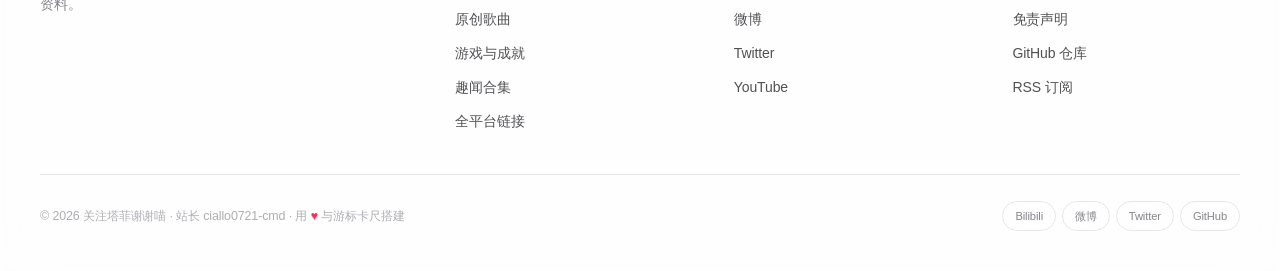
<file: links/index.html>
<!DOCTYPE html>
<html lang="zh-CN" data-theme="light">

<head>
    <meta charset="UTF-8" />
    <meta name="viewport" content="width=device-width, initial-scale=1.0, viewport-fit=cover" />
    <title>永雏塔菲全平台链接｜B站直播间·微博·X·YouTube</title>
    <meta name="description" content="永雏塔菲官方账号汇总：B 站空间 UID 1265680561、B 站直播间 22603245、微博、Twitter/X、YouTube、小红书、网易云音乐与 QQ 音乐歌手主页，一站直达。" />
    <meta name="author" content="ciallo0721-cmd" />
    <link rel="canonical" href="https://xn--d6qr7hrtcb06avk0aljka.top/links/" />
    <meta name="robots" content="index,follow,max-image-preview:large,max-snippet:-1" />

    <meta property="og:type" content="article" />
    <meta property="og:site_name" content="关注塔菲谢谢喵 · 永雏塔菲粉丝站" />
    <meta property="og:title" content="永雏塔菲全平台链接｜B站直播间·微博·X·YouTube" />
    <meta property="og:description" content="永雏塔菲官方账号汇总：B 站空间 UID 1265680561、B 站直播间 22603245、微博、Twitter/X、YouTube、小红书、网易云音乐与 QQ 音乐歌手主页，一站直达。" />
    <meta property="og:image" content="https://xn--d6qr7hrtcb06avk0aljka.top/cover.webp" />
    <meta property="og:url" content="https://xn--d6qr7hrtcb06avk0aljka.top/links/" />
    <meta property="og:locale" content="zh_CN" />
    <meta name="twitter:card" content="summary_large_image" />
    <meta name="twitter:title" content="永雏塔菲全平台链接｜B站直播间·微博·X·YouTube" />
    <meta name="twitter:description" content="永雏塔菲官方账号汇总：B 站空间 UID 1265680561、B 站直播间 22603245、微博、Twitter/X、YouTube、小红书、网易云音乐与 QQ 音乐歌手主页，一站直达。" />
    <meta name="twitter:image" content="https://xn--d6qr7hrtcb06avk0aljka.top/cover.webp" />

    <meta name="theme-color" content="#fbfbfd" media="(prefers-color-scheme: light)" />
    <meta name="theme-color" content="#000000" media="(prefers-color-scheme: dark)" />

    <link rel="icon" href="../avatar.webp" type="image/webp" />
    <link rel="shortcut icon" href="../avatar.webp" type="image/webp" />
    <link rel="apple-touch-icon" href="../avatar.webp" />
    <link rel="manifest" href="../manifest.json" />
    <link rel="alternate" type="application/rss+xml" title="关注塔菲谢谢喵 · 永雏塔菲粉丝站" href="../feed.xml" />

    <link rel="preconnect" href="https://www.googletagmanager.com" />
    <link rel="stylesheet" href="../assets/style.css" />

    <script type="application/ld+json">
{
  "@context": "https://schema.org",
  "@graph": [
    {
      "@type": "WebPage",
      "@id": "https://xn--d6qr7hrtcb06avk0aljka.top/links/#webpage",
      "url": "https://xn--d6qr7hrtcb06avk0aljka.top/links/",
      "name": "永雏塔菲全平台链接｜B站直播间·微博·X·YouTube",
      "description": "永雏塔菲官方账号汇总：B 站空间 UID 1265680561、B 站直播间 22603245、微博、Twitter/X、YouTube、小红书、网易云音乐与 QQ 音乐歌手主页，一站直达。",
      "isPartOf": {
        "@id": "https://xn--d6qr7hrtcb06avk0aljka.top/#website"
      },
      "inLanguage": "zh-CN",
      "datePublished": "2026-10-28",
      "dateModified": "2026-10-28",
      "primaryImageOfPage": {
        "@type": "ImageObject",
        "url": "https://xn--d6qr7hrtcb06avk0aljka.top/cover.webp"
      },
      "breadcrumb": {
        "@id": "https://xn--d6qr7hrtcb06avk0aljka.top/links/#breadcrumb"
      },
      "about": {
        "@id": "https://xn--d6qr7hrtcb06avk0aljka.top/#taffy"
      }
    },
    {
      "@type": "BreadcrumbList",
      "@id": "https://xn--d6qr7hrtcb06avk0aljka.top/links/#breadcrumb",
      "itemListElement": [
        {
          "@type": "ListItem",
          "position": 1,
          "name": "首页",
          "item": "https://xn--d6qr7hrtcb06avk0aljka.top/"
        },
        {
          "@type": "ListItem",
          "position": 2,
          "name": "链接"
        }
      ]
    },
    {
      "@type": "FAQPage",
      "@id": "https://xn--d6qr7hrtcb06avk0aljka.top/links/#faq",
      "isPartOf": {
        "@id": "https://xn--d6qr7hrtcb06avk0aljka.top/links/#webpage"
      },
      "mainEntity": [
        {
          "@type": "Question",
          "name": "永雏塔菲的直播间是哪个？",
          "acceptedAnswer": {
            "@type": "Answer",
            "text": "B 站直播间 22603245，对应 B 站空间 UID 1265680561。"
          }
        },
        {
          "@type": "Question",
          "name": "永雏塔菲在哪些平台活动？",
          "acceptedAnswer": {
            "@type": "Answer",
            "text": "B 站（主阵地）、微博、Twitter/X、YouTube、小红书，音乐平台有网易云音乐与 QQ 音乐的歌手主页。"
          }
        },
        {
          "@type": "Question",
          "name": "永雏塔菲的 X（Twitter）账号是什么？",
          "acceptedAnswer": {
            "@type": "Answer",
            "text": "@AceTaffy812。"
          }
        }
      ]
    },
    {
      "@type": "ItemList",
      "@id": "https://xn--d6qr7hrtcb06avk0aljka.top/links/#accounts",
      "name": "永雏塔菲官方账号",
      "itemListElement": [
        {
          "@type": "ListItem",
          "position": 1,
          "name": "B站空间",
          "url": "https://space.bilibili.com/1265680561"
        },
        {
          "@type": "ListItem",
          "position": 2,
          "name": "B站直播间",
          "url": "https://live.bilibili.com/22603245"
        },
        {
          "@type": "ListItem",
          "position": 3,
          "name": "微博",
          "url": "https://weibo.com/7618923072"
        },
        {
          "@type": "ListItem",
          "position": 4,
          "name": "X / Twitter",
          "url": "https://twitter.com/AceTaffy812"
        },
        {
          "@type": "ListItem",
          "position": 5,
          "name": "YouTube",
          "url": "https://www.youtube.com/channel/UC-WTKBWDsp0PFcGmmuO7svg"
        },
        {
          "@type": "ListItem",
          "position": 6,
          "name": "小红书",
          "url": "https://www.xiaohongshu.com/user/profile/681f2206000000000e010c96"
        },
        {
          "@type": "ListItem",
          "position": 7,
          "name": "QQ 音乐",
          "url": "https://y.qq.com/n/ryqq/singer/002rjVPW05pN0s"
        }
      ]
    }
  ]
}
    </script>

    <script>
        (function () {
            document.documentElement.classList.add('js');
            try {
                var saved = localStorage.getItem('taffy-theme');
                var prefersDark = window.matchMedia('(prefers-color-scheme: dark)').matches;
                document.documentElement.setAttribute('data-theme', saved || (prefersDark ? 'dark' : 'light'));
            } catch (e) { }
        })();
    </script>

    <script async src="https://www.googletagmanager.com/gtag/js?id=G-CS8EP2CV6B"></script>
    <script>
        window.dataLayer = window.dataLayer || [];
        function gtag() { dataLayer.push(arguments); }
        gtag('js', new Date());
        gtag('config', 'G-CS8EP2CV6B');
    </script>
</head>

<body>
    <a class="skip-link" href="#main">跳到主要内容</a>

    <div class="bg-layer" aria-hidden="true">
        <div class="bg-mesh"></div>
        <div class="bg-grid"></div>
        <div class="bg-orb orb-1"></div>
        <div class="bg-orb orb-2"></div>
        <div class="bg-orb orb-3"></div>
        <div class="bg-noise"></div>
    </div>

    <div id="scroll-progress" aria-hidden="true"></div>

    <header class="nav" id="nav">
        <div class="nav__inner">
            <a class="nav__brand" href="../">
                <span class="nav__mark" aria-hidden="true">菲</span>
                <span>关注塔菲谢谢喵</span>
            </a>

            <nav class="nav__links" id="navLinks" aria-label="站内导航">
                <span class="nav__pill" id="navPill" aria-hidden="true"></span>
                <a href="/profile/">档案</a>
                <a href="/story/">故事</a>
                <a href="/story/">历程</a>
                <a href="/profile/">百科</a>
                <a href="/trivia/">趣闻</a>
                <a href="/songs/">作品</a>
                <a href="/games/">成就</a>
                <a href="/games/">游戏</a>
                <a href="/">日程</a>
                <a href="#links">链接</a>
            </nav>

            <div class="nav__tools">
                <button class="icon-btn" id="themeToggle" aria-label="切换深浅色模式" title="切换主题">
                    <svg viewBox="0 0 24 24" id="themeIcon" aria-hidden="true">
                        <circle cx="12" cy="12" r="4.2" />
                        <path d="M12 2.5v2M12 19.5v2M2.5 12h2M19.5 12h2M5.2 5.2l1.4 1.4M17.4 17.4l1.4 1.4M18.8 5.2l-1.4 1.4M6.6 17.4l-1.4 1.4" />
                    </svg>
                </button>
                <button class="nav__toggle" id="navToggle" aria-label="展开菜单" aria-expanded="false"
                    aria-controls="navSheet">
                    <span></span><span></span><span></span>
                </button>
            </div>
        </div>
    </header>

    <nav class="nav__sheet" id="navSheet" aria-label="移动端导航">
        <a href="/profile/">档案</a>
        <a href="/story/">故事</a>
        <a href="/story/">历程</a>
        <a href="/profile/">百科</a>
        <a href="/trivia/">趣闻</a>
        <a href="/songs/">作品</a>
        <a href="/games/">成就</a>
        <a href="/games/">游戏</a>
        <a href="/">日程</a>
        <a href="#links">链接</a>
    </nav>

    <main id="main">

        <section class="section page-hero" aria-labelledby="pageTitle">
            <div class="wrap">
                <nav class="page-crumb" aria-label="面包屑">
                    <a href="../">首页</a>
                    <span>/</span>
                    <span>链接</span>
                </nav>
                <p class="eyebrow">Links · 链接</p>
                <h1 class="page-h1" id="pageTitle">全平台<b>链接</b></h1>
                <p class="sec-sub">想追塔菲，这些地方都能找到她。</p>
            </div>
        </section>

        <section class="section page-sec-tight">
            <div class="wrap">
                <div class="card card__pad page-intro" data-reveal>
                    <p>塔菲的主阵地在 B 站，但微博、X、YouTube、小红书也都在更新，网易云和 QQ 音乐上有歌手主页。这一页把官方账号集中列出，避免你搜到高仿号。</p>
                    <p>认准 B 站直播间 22603245 与空间 UID 1265680561——这两个编号是最不容易出错的验证方式。</p>
                </div>
            </div>
        </section>

        <section class="section page-sec-tight" id="links">
            <div class="wrap">

                <div class="tiles" data-reveal="stagger">
                    <a class="tile" href="https://space.bilibili.com/1265680561" target="_blank" rel="noopener">
                        <span class="tile__dot">B</span>
                        <span class="tile__meta">B站空间<small>UID 1265680561</small></span>
                    </a>
                    <a class="tile" href="https://live.bilibili.com/22603245" target="_blank" rel="noopener">
                        <span class="tile__dot">直</span>
                        <span class="tile__meta">B站直播间<small>22603245</small></span>
                    </a>
                    <a class="tile" href="https://www.youtube.com/channel/UC-WTKBWDsp0PFcGmmuO7svg" target="_blank" rel="noopener">
                        <span class="tile__dot">YT</span>
                        <span class="tile__meta">YouTube</span>
                    </a>
                    <a class="tile" href="https://weibo.com/7618923072" target="_blank" rel="noopener">
                        <span class="tile__dot">微</span>
                        <span class="tile__meta">微博</span>
                    </a>
                    <a class="tile" href="https://twitter.com/AceTaffy812" target="_blank" rel="noopener">
                        <span class="tile__dot">X</span>
                        <span class="tile__meta">Twitter</span>
                    </a>
                    <a class="tile" href="https://www.xiaohongshu.com/user/profile/681f2206000000000e010c96" target="_blank" rel="noopener">
                        <span class="tile__dot">小</span>
                        <span class="tile__meta">小红书</span>
                    </a>
                    <a class="tile" href="https://music.163.com/#/artist?id=57059574" target="_blank" rel="noopener">
                        <span class="tile__dot">网</span>
                        <span class="tile__meta">网易云音乐<small>歌手主页</small></span>
                    </a>
                    <a class="tile" href="https://y.qq.com/n/ryqq/singer/002rjVPW05pN0s" target="_blank" rel="noopener">
                        <span class="tile__dot">Q</span>
                        <span class="tile__meta">QQ 音乐<small>歌手主页</small></span>
                    </a>
                </div>
            </div>
        </section>

        <section class="section">
            <div class="wrap">
                <div class="card card__pad" data-reveal>
                    <p class="eyebrow">继续逛</p>
                    <p class="sec-sub page-sub-tight">这个站还有这些内容：</p>
                    <div class="page-next">
                        <a href="/profile/">永雏塔菲档案</a>
                        <a href="/story/">塔菲的故事</a>
                        <a href="/songs/">原创歌曲</a>
                        <a href="/games/">游戏与成就</a>
                        <a href="/trivia/">趣闻合集</a>
                    </div>
                </div>
            </div>
        </section>

    </main>

    <footer class="footer">
        <div class="wrap wrap--wide">
            <div class="footer__grid">
                <div>
                    <p class="footer__brand">
                        <span class="nav__mark" aria-hidden="true">菲</span>
                        关注塔菲谢谢喵
                    </p>
                    <p class="footer__note">
                        雏草姬自建的永雏塔菲应援站。<br />
                        本站与永雏塔菲无直接关联 · 信息源自萌娘百科等公开资料。
                    </p>
                </div>

                <div class="footer__col">
                    <h4>站内</h4>
                    <ul>
                        <li><a href="/profile/">塔菲档案</a></li>
                        <li><a href="/story/">故事与历程</a></li>
                        <li><a href="/songs/">原创歌曲</a></li>
                        <li><a href="/games/">游戏与成就</a></li>
                        <li><a href="/trivia/">趣闻合集</a></li>
                        <li><a href="/links/">全平台链接</a></li>
                    </ul>
                </div>

                <div class="footer__col">
                    <h4>关注塔菲</h4>
                    <ul>
                        <li><a href="https://space.bilibili.com/1265680561" target="_blank" rel="noopener">B站空间</a></li>
                        <li><a href="https://live.bilibili.com/22603245" target="_blank" rel="noopener">B站直播间</a></li>
                        <li><a href="https://weibo.com/7618923072" target="_blank" rel="noopener">微博</a></li>
                        <li><a href="https://twitter.com/AceTaffy812" target="_blank" rel="noopener">Twitter</a></li>
                        <li><a href="https://www.youtube.com/channel/UC-WTKBWDsp0PFcGmmuO7svg" target="_blank" rel="noopener">YouTube</a></li>
                    </ul>
                </div>

                <div class="footer__col">
                    <h4>本站</h4>
                    <ul>
                        <li><a href="/">应援留言板</a></li>
                        <li><a href="/">评论区</a></li>
                        <li><a href="/">免责声明</a></li>
                        <li><a href="https://github.com/ciallo0721-cmd/tf" target="_blank" rel="noopener">GitHub 仓库</a></li>
                        <li><a href="../feed.xml">RSS 订阅</a></li>
                    </ul>
                </div>
            </div>

            <div class="footer__bottom">
                <p>
                    © <span id="year">2026</span> 关注塔菲谢谢喵 · 站长 ciallo0721-cmd · 用
                    <span class="footer__heart" aria-hidden="true">♥</span> 与游标卡尺搭建
                </p>
                <div class="footer__platforms">
                    <a href="https://space.bilibili.com/1265680561" target="_blank" rel="noopener">Bilibili</a>
                    <a href="https://weibo.com/7618923072" target="_blank" rel="noopener">微博</a>
                    <a href="https://twitter.com/AceTaffy812" target="_blank" rel="noopener">Twitter</a>
                    <a href="https://github.com/ciallo0721-cmd/tf" target="_blank" rel="noopener">GitHub</a>
                </div>
            </div>
        </div>
    </footer>

    <!-- ================= Dock ================= -->
    <div class="dock">
        <div class="dock__group">
            <div class="audio-panel" id="audioPanel" role="dialog" aria-label="播放器">
                <p class="audio-panel__title">关注塔菲谢谢喵</p>
                <p class="audio-panel__sub">原创应援曲 · 播放中</p>
                <div class="audio-panel__times">
                    <span id="audio-current">0:00</span>
                    <span id="audio-duration">0:00</span>
                </div>
                <input type="range" class="rng" id="audio-seek" min="0" max="100" value="0" aria-label="播放进度" />
                <div class="audio-panel__row">
                    <svg viewBox="0 0 24 24" aria-hidden="true">
                        <path d="M5 9.5h3l4-3.5v12l-4-3.5H5z" />
                        <path d="M16.5 9a4 4 0 010 6" />
                    </svg>
                    <input type="range" class="rng" id="audio-volume" min="0" max="1" step="0.05" value="0.5" aria-label="音量" />
                </div>
            </div>

            <button class="dock__btn dock__btn--caret" id="audioCaret" aria-label="展开播放器" aria-expanded="false" title="播放器设置">
                <svg viewBox="0 0 24 24" aria-hidden="true">
                    <path d="M6 15l6-6 6 6" />
                </svg>
            </button>

            <button class="dock__btn dock__btn--brand" id="audio-btn" aria-label="播放或暂停背景音乐" title="播放 / 暂停">
                <svg viewBox="0 0 24 24" id="audioIcon" aria-hidden="true">
                    <path d="M8.5 5.5l10 6.5-10 6.5z" />
                </svg>
                <svg class="dock__ring" viewBox="0 0 44 44" aria-hidden="true">
                    <circle class="track" cx="22" cy="22" r="20.6" />
                    <circle class="fill" cx="22" cy="22" r="20.6" id="audioRing" />
                </svg>
            </button>

            <button class="dock__btn is-hidden" id="backToTop" aria-label="返回顶部" title="返回顶部">
                <svg viewBox="0 0 24 24" aria-hidden="true">
                    <path d="M12 19V5M6 11l6-6 6 6" />
                </svg>
            </button>
        </div>
    </div>



    <!-- ================= Lightbox ================= -->
    <div class="lightbox" id="lightbox" role="dialog" aria-modal="true" aria-label="图片查看" aria-hidden="true">
        <button class="lightbox__close" id="lightboxClose" aria-label="关闭">
            <svg viewBox="0 0 24 24" aria-hidden="true"><path d="M6 6l12 12M18 6L6 18" /></svg>
        </button>
        <img id="lightbox-img" alt="" />
        <p class="lightbox__cap" id="lightbox-cap"></p>
    </div>

    <audio id="bgm" loop preload="metadata">
        <source src="../gztfxxm.MP3" type="audio/mpeg" />
        您的浏览器不支持音频播放
    </audio>

    <script src="../assets/app.js" defer></script>
</body>

</html>
</file>
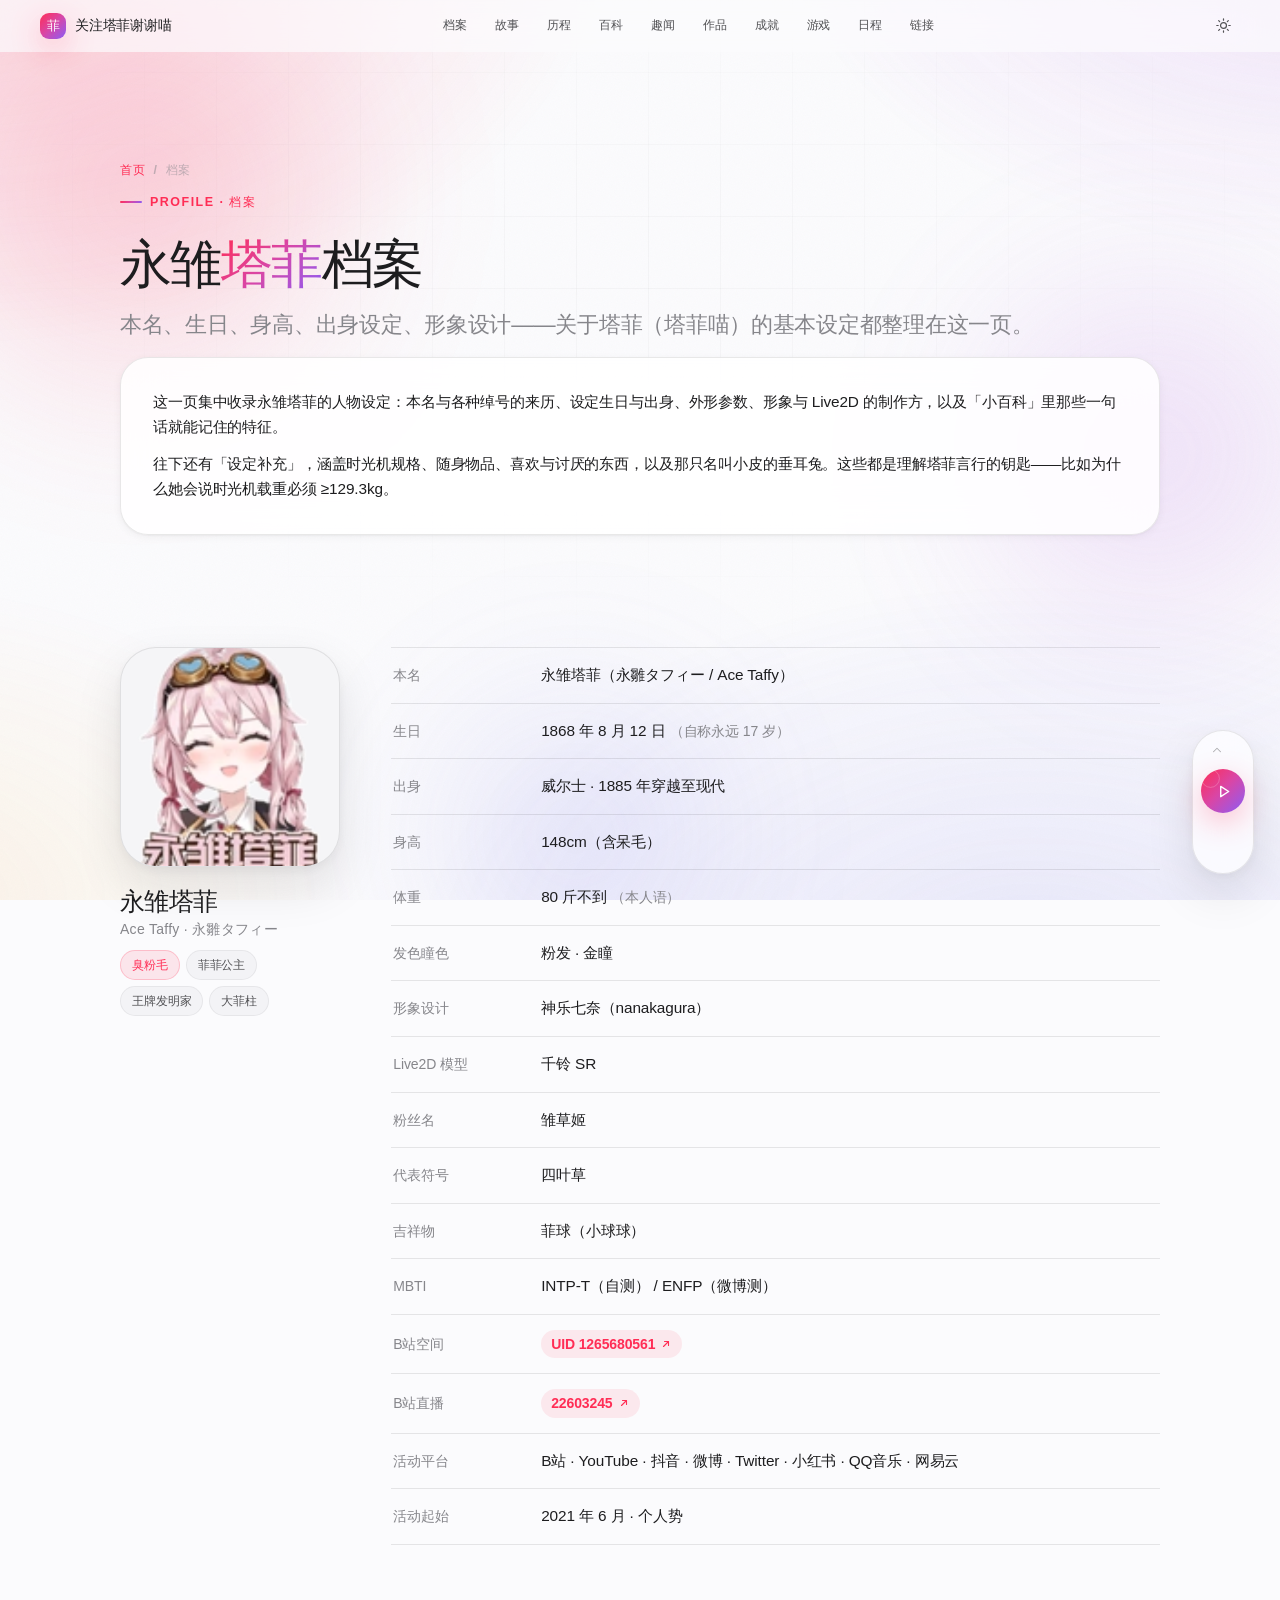
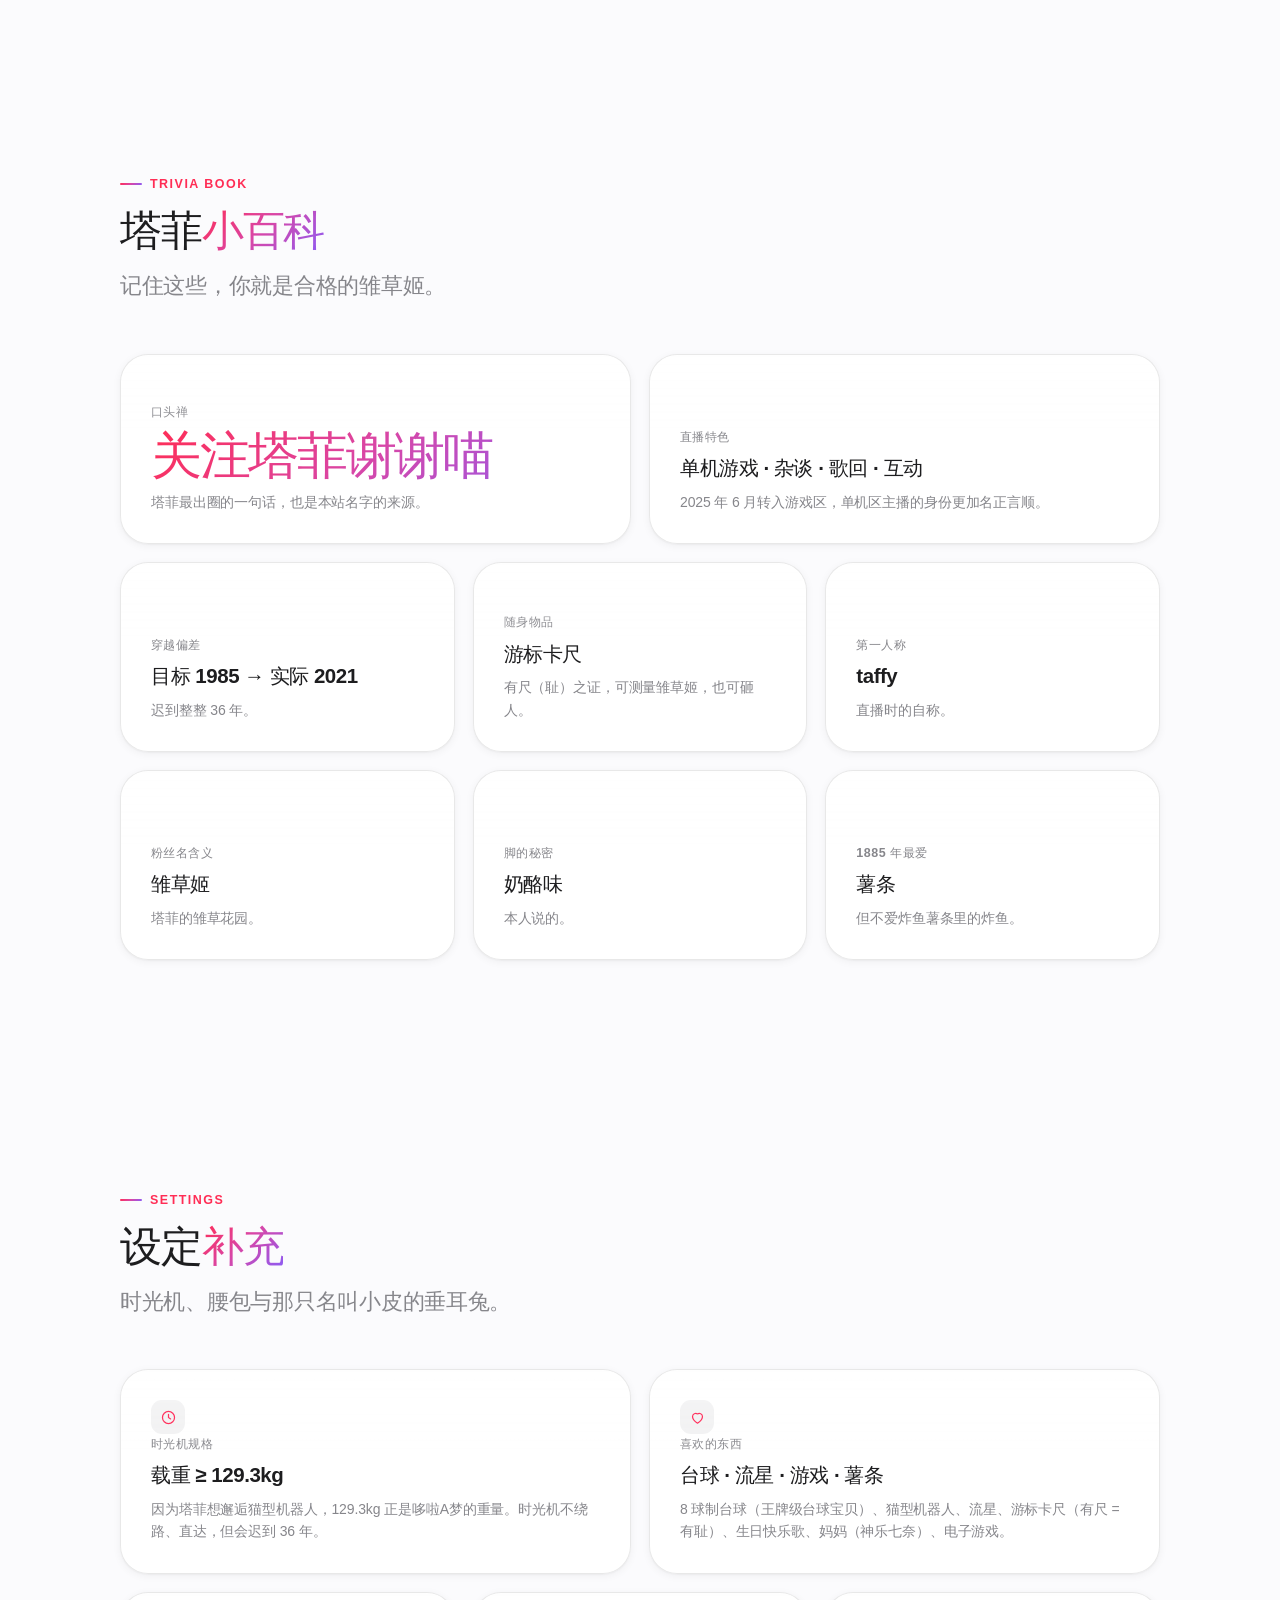
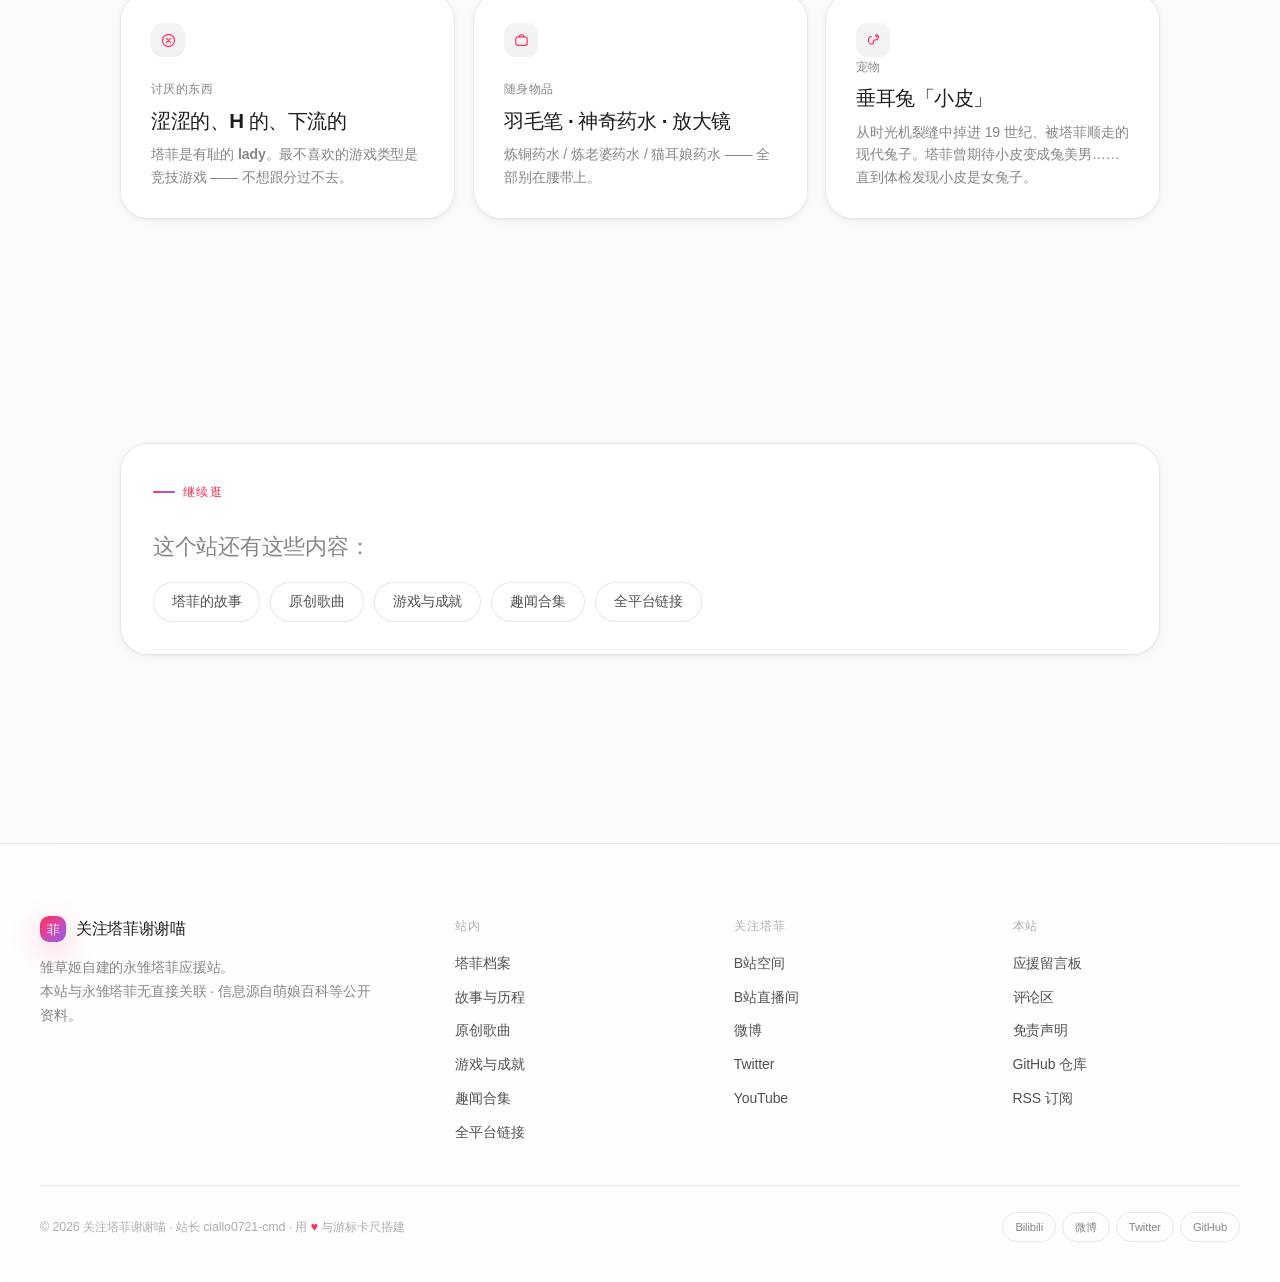
<file: profile/index.html>
<!DOCTYPE html>
<html lang="zh-CN" data-theme="light">

<head>
    <meta charset="UTF-8" />
    <meta name="viewport" content="width=device-width, initial-scale=1.0, viewport-fit=cover" />
    <title>永雏塔菲档案｜生日·身高·出身设定｜塔菲喵资料</title>
    <meta name="description" content="永雏塔菲（Ace Taffy / 塔菲喵）完整档案：本名与别名、设定生日 1868 年 8 月 12 日、出身威尔士、身高 148cm 含呆毛、粉丝名雏草姬、形象设计神乐七奈、Live2D 千铃 SR，附设定补充与速览问答。" />
    <meta name="author" content="ciallo0721-cmd" />
    <link rel="canonical" href="https://xn--d6qr7hrtcb06avk0aljka.top/profile/" />
    <meta name="robots" content="index,follow,max-image-preview:large,max-snippet:-1" />

    <meta property="og:type" content="article" />
    <meta property="og:site_name" content="关注塔菲谢谢喵 · 永雏塔菲粉丝站" />
    <meta property="og:title" content="永雏塔菲档案｜生日·身高·出身设定｜塔菲喵资料" />
    <meta property="og:description" content="永雏塔菲（Ace Taffy / 塔菲喵）完整档案：本名与别名、设定生日 1868 年 8 月 12 日、出身威尔士、身高 148cm 含呆毛、粉丝名雏草姬、形象设计神乐七奈、Live2D 千铃 SR，附设定补充与速览问答。" />
    <meta property="og:image" content="https://xn--d6qr7hrtcb06avk0aljka.top/cover.webp" />
    <meta property="og:url" content="https://xn--d6qr7hrtcb06avk0aljka.top/profile/" />
    <meta property="og:locale" content="zh_CN" />
    <meta name="twitter:card" content="summary_large_image" />
    <meta name="twitter:title" content="永雏塔菲档案｜生日·身高·出身设定｜塔菲喵资料" />
    <meta name="twitter:description" content="永雏塔菲（Ace Taffy / 塔菲喵）完整档案：本名与别名、设定生日 1868 年 8 月 12 日、出身威尔士、身高 148cm 含呆毛、粉丝名雏草姬、形象设计神乐七奈、Live2D 千铃 SR，附设定补充与速览问答。" />
    <meta name="twitter:image" content="https://xn--d6qr7hrtcb06avk0aljka.top/cover.webp" />

    <meta name="theme-color" content="#fbfbfd" media="(prefers-color-scheme: light)" />
    <meta name="theme-color" content="#000000" media="(prefers-color-scheme: dark)" />

    <link rel="icon" href="../avatar.webp" type="image/webp" />
    <link rel="shortcut icon" href="../avatar.webp" type="image/webp" />
    <link rel="apple-touch-icon" href="../avatar.webp" />
    <link rel="manifest" href="../manifest.json" />
    <link rel="alternate" type="application/rss+xml" title="关注塔菲谢谢喵 · 永雏塔菲粉丝站" href="../feed.xml" />

    <link rel="preconnect" href="https://www.googletagmanager.com" />
    <link rel="stylesheet" href="../assets/style.css" />

    <script type="application/ld+json">
{
  "@context": "https://schema.org",
  "@graph": [
    {
      "@type": "WebPage",
      "@id": "https://xn--d6qr7hrtcb06avk0aljka.top/profile/#webpage",
      "url": "https://xn--d6qr7hrtcb06avk0aljka.top/profile/",
      "name": "永雏塔菲档案｜生日·身高·出身设定｜塔菲喵资料",
      "description": "永雏塔菲（Ace Taffy / 塔菲喵）完整档案：本名与别名、设定生日 1868 年 8 月 12 日、出身威尔士、身高 148cm 含呆毛、粉丝名雏草姬、形象设计神乐七奈、Live2D 千铃 SR，附设定补充与速览问答。",
      "isPartOf": {
        "@id": "https://xn--d6qr7hrtcb06avk0aljka.top/#website"
      },
      "inLanguage": "zh-CN",
      "datePublished": "2026-10-28",
      "dateModified": "2026-10-28",
      "primaryImageOfPage": {
        "@type": "ImageObject",
        "url": "https://xn--d6qr7hrtcb06avk0aljka.top/cover.webp"
      },
      "breadcrumb": {
        "@id": "https://xn--d6qr7hrtcb06avk0aljka.top/profile/#breadcrumb"
      },
      "about": {
        "@id": "https://xn--d6qr7hrtcb06avk0aljka.top/#taffy"
      }
    },
    {
      "@type": "BreadcrumbList",
      "@id": "https://xn--d6qr7hrtcb06avk0aljka.top/profile/#breadcrumb",
      "itemListElement": [
        {
          "@type": "ListItem",
          "position": 1,
          "name": "首页",
          "item": "https://xn--d6qr7hrtcb06avk0aljka.top/"
        },
        {
          "@type": "ListItem",
          "position": 2,
          "name": "档案"
        }
      ]
    },
    {
      "@type": "FAQPage",
      "@id": "https://xn--d6qr7hrtcb06avk0aljka.top/profile/#faq",
      "isPartOf": {
        "@id": "https://xn--d6qr7hrtcb06avk0aljka.top/profile/#webpage"
      },
      "mainEntity": [
        {
          "@type": "Question",
          "name": "永雏塔菲的生日是什么时候？",
          "acceptedAnswer": {
            "@type": "Answer",
            "text": "设定生日为 1868 年 8 月 12 日，出身威尔士。她自称永远 17 岁。"
          }
        },
        {
          "@type": "Question",
          "name": "永雏塔菲有多高？",
          "acceptedAnswer": {
            "@type": "Answer",
            "text": "身高 148cm（含呆毛），体重 80 斤不到（本人说法）。发色为粉色、瞳色为金色，常戴心形护目镜。"
          }
        },
        {
          "@type": "Question",
          "name": "永雏塔菲的形象是谁设计的？",
          "acceptedAnswer": {
            "@type": "Answer",
            "text": "形象设计为神乐七奈（nanakagura），Live2D 模型制作是千铃 SR。"
          }
        },
        {
          "@type": "Question",
          "name": "「永雏塔菲」这个名字是什么意思？",
          "acceptedAnswer": {
            "@type": "Answer",
            "text": "「永雏」是 Ace 的日语借字表记，写作永雏但读作 Ace，意为「王牌」；「塔菲」是 Taffy 的音译。"
          }
        },
        {
          "@type": "Question",
          "name": "永雏塔菲是猫娘吗？",
          "acceptedAnswer": {
            "@type": "Answer",
            "text": "不是。两侧看起来像猫耳的部分其实是「耳状发」，里面有骨头且非常敏感。塔菲本人多次否认是猫娘。"
          }
        },
        {
          "@type": "Question",
          "name": "永雏塔菲的粉丝叫什么？",
          "acceptedAnswer": {
            "@type": "Answer",
            "text": "粉丝名是「雏草姬」，代表符号是四叶草，吉祥物叫「菲球」。"
          }
        }
      ]
    }
  ]
}
    </script>

    <script>
        (function () {
            document.documentElement.classList.add('js');
            try {
                var saved = localStorage.getItem('taffy-theme');
                var prefersDark = window.matchMedia('(prefers-color-scheme: dark)').matches;
                document.documentElement.setAttribute('data-theme', saved || (prefersDark ? 'dark' : 'light'));
            } catch (e) { }
        })();
    </script>

    <script async src="https://www.googletagmanager.com/gtag/js?id=G-CS8EP2CV6B"></script>
    <script>
        window.dataLayer = window.dataLayer || [];
        function gtag() { dataLayer.push(arguments); }
        gtag('js', new Date());
        gtag('config', 'G-CS8EP2CV6B');
    </script>
</head>

<body>
    <a class="skip-link" href="#main">跳到主要内容</a>

    <div class="bg-layer" aria-hidden="true">
        <div class="bg-mesh"></div>
        <div class="bg-grid"></div>
        <div class="bg-orb orb-1"></div>
        <div class="bg-orb orb-2"></div>
        <div class="bg-orb orb-3"></div>
        <div class="bg-noise"></div>
    </div>

    <div id="scroll-progress" aria-hidden="true"></div>

    <header class="nav" id="nav">
        <div class="nav__inner">
            <a class="nav__brand" href="../">
                <span class="nav__mark" aria-hidden="true">菲</span>
                <span>关注塔菲谢谢喵</span>
            </a>

            <nav class="nav__links" id="navLinks" aria-label="站内导航">
                <span class="nav__pill" id="navPill" aria-hidden="true"></span>
                <a href="#profile">档案</a>
                <a href="/story/">故事</a>
                <a href="/story/">历程</a>
                <a href="#facts">百科</a>
                <a href="/trivia/">趣闻</a>
                <a href="/songs/">作品</a>
                <a href="/games/">成就</a>
                <a href="/games/">游戏</a>
                <a href="/">日程</a>
                <a href="/links/">链接</a>
            </nav>

            <div class="nav__tools">
                <button class="icon-btn" id="themeToggle" aria-label="切换深浅色模式" title="切换主题">
                    <svg viewBox="0 0 24 24" id="themeIcon" aria-hidden="true">
                        <circle cx="12" cy="12" r="4.2" />
                        <path d="M12 2.5v2M12 19.5v2M2.5 12h2M19.5 12h2M5.2 5.2l1.4 1.4M17.4 17.4l1.4 1.4M18.8 5.2l-1.4 1.4M6.6 17.4l-1.4 1.4" />
                    </svg>
                </button>
                <button class="nav__toggle" id="navToggle" aria-label="展开菜单" aria-expanded="false"
                    aria-controls="navSheet">
                    <span></span><span></span><span></span>
                </button>
            </div>
        </div>
    </header>

    <nav class="nav__sheet" id="navSheet" aria-label="移动端导航">
        <a href="#profile">档案</a>
        <a href="/story/">故事</a>
        <a href="/story/">历程</a>
        <a href="#facts">百科</a>
        <a href="/trivia/">趣闻</a>
        <a href="/songs/">作品</a>
        <a href="/games/">成就</a>
        <a href="/games/">游戏</a>
        <a href="/">日程</a>
        <a href="/links/">链接</a>
    </nav>

    <main id="main">

        <section class="section page-hero" aria-labelledby="pageTitle">
            <div class="wrap">
                <nav class="page-crumb" aria-label="面包屑">
                    <a href="../">首页</a>
                    <span>/</span>
                    <span>档案</span>
                </nav>
                <p class="eyebrow">Profile · 档案</p>
                <h1 class="page-h1" id="pageTitle">永雏<b>塔菲</b>档案</h1>
                <p class="sec-sub">本名、生日、身高、出身设定、形象设计——关于塔菲（塔菲喵）的基本设定都整理在这一页。</p>
            </div>
        </section>

        <section class="section page-sec-tight">
            <div class="wrap">
                <div class="card card__pad page-intro" data-reveal>
                    <p>这一页集中收录永雏塔菲的人物设定：本名与各种绰号的来历、设定生日与出身、外形参数、形象与 Live2D 的制作方，以及「小百科」里那些一句话就能记住的特征。</p>
                    <p>往下还有「设定补充」，涵盖时光机规格、随身物品、喜欢与讨厌的东西，以及那只名叫小皮的垂耳兔。这些都是理解塔菲言行的钥匙——比如为什么她会说时光机载重必须 ≥129.3kg。</p>
                </div>
            </div>
        </section>

        <section class="section page-sec-tight" id="profile">
            <div class="wrap">

                <div class="spec" data-reveal>
                    <div class="spec__aside">
                        <figure class="spec__avatar" data-zoom data-caption="永雏塔菲 · 头像">
                            <img src="../avatar.webp" alt="永雏塔菲头像" width="512" height="512" loading="lazy" decoding="async" />
                        </figure>
                        <div>
                            <h3 class="spec__name">
                                永雏塔菲
                                <span>Ace Taffy · 永雛タフィー</span>
                            </h3>
                            <div class="spec__alias">
                                <span class="tag tag--brand">臭粉毛</span>
                                <span class="tag">菲菲公主</span>
                                <span class="tag">王牌发明家</span>
                                <span class="tag">大菲柱</span>
                            </div>
                        </div>
                    </div>

                    <dl class="spec__list">
                        <div class="spec__row"><dt>本名</dt><dd>永雏塔菲（永雛タフィー / Ace Taffy）</dd></div>
                        <div class="spec__row"><dt>生日</dt><dd>1868 年 8 月 12 日 <span class="muted">（自称永远 17 岁）</span></dd></div>
                        <div class="spec__row"><dt>出身</dt><dd>威尔士 · 1885 年穿越至现代</dd></div>
                        <div class="spec__row"><dt>身高</dt><dd>148cm（含呆毛）</dd></div>
                        <div class="spec__row"><dt>体重</dt><dd>80 斤不到 <span class="muted">（本人语）</span></dd></div>
                        <div class="spec__row"><dt>发色瞳色</dt><dd>粉发 · 金瞳</dd></div>
                        <div class="spec__row"><dt>形象设计</dt><dd>神乐七奈（nanakagura）</dd></div>
                        <div class="spec__row"><dt>Live2D 模型</dt><dd>千铃 SR</dd></div>
                        <div class="spec__row"><dt>粉丝名</dt><dd>雏草姬</dd></div>
                        <div class="spec__row"><dt>代表符号</dt><dd>四叶草</dd></div>
                        <div class="spec__row"><dt>吉祥物</dt><dd>菲球（小球球）</dd></div>
                        <div class="spec__row"><dt>MBTI</dt><dd>INTP-T（自测） / ENFP（微博测）</dd></div>
                        <div class="spec__row">
                            <dt>B站空间</dt>
                            <dd>
                                <a class="link-chip" href="https://space.bilibili.com/1265680561" target="_blank" rel="noopener">
                                    UID 1265680561
                                    <svg viewBox="0 0 24 24" aria-hidden="true"><path d="M7 17L17 7M9 7h8v8" /></svg>
                                </a>
                            </dd>
                        </div>
                        <div class="spec__row">
                            <dt>B站直播</dt>
                            <dd>
                                <a class="link-chip" href="https://live.bilibili.com/22603245" target="_blank" rel="noopener">
                                    22603245
                                    <svg viewBox="0 0 24 24" aria-hidden="true"><path d="M7 17L17 7M9 7h8v8" /></svg>
                                </a>
                            </dd>
                        </div>
                        <div class="spec__row"><dt>活动平台</dt><dd>B站 · YouTube · 抖音 · 微博 · Twitter · 小红书 · QQ音乐 · 网易云</dd></div>
                        <div class="spec__row"><dt>活动起始</dt><dd>2021 年 6 月 · 个人势</dd></div>
                    </dl>
                </div>
            </div>
        </section>

        <section class="section" id="facts">
            <div class="wrap">
                <div class="sec-head" data-reveal>
                    <p class="eyebrow">Trivia Book</p>
                    <h2 class="sec-title">塔菲<em>小百科</em></h2>
                    <p class="sec-sub">记住这些，你就是合格的雏草姬。</p>
                </div>

                <div class="bento" data-reveal="stagger">
                    <article class="bento__cell bento__cell--3 sheen">
                        <p class="bento__label">口头禅</p>
                        <p class="bento__value bento__value--xl">关注塔菲谢谢喵</p>
                        <p class="bento__desc">塔菲最出圈的一句话，也是本站名字的来源。</p>
                    </article>

                    <article class="bento__cell bento__cell--3 sheen">
                        <p class="bento__label">直播特色</p>
                        <p class="bento__value">单机游戏 · 杂谈 · 歌回 · 互动</p>
                        <p class="bento__desc">2025 年 6 月转入游戏区，单机区主播的身份更加名正言顺。</p>
                    </article>

                    <article class="bento__cell bento__cell--2 sheen">
                        <p class="bento__label">穿越偏差</p>
                        <p class="bento__value">目标 1985 → 实际 2021</p>
                        <p class="bento__desc">迟到整整 36 年。</p>
                    </article>

                    <article class="bento__cell bento__cell--2 sheen">
                        <p class="bento__label">随身物品</p>
                        <p class="bento__value">游标卡尺</p>
                        <p class="bento__desc">有尺（耻）之证，可测量雏草姬，也可砸人。</p>
                    </article>

                    <article class="bento__cell bento__cell--2 sheen">
                        <p class="bento__label">第一人称</p>
                        <p class="bento__value">taffy</p>
                        <p class="bento__desc">直播时的自称。</p>
                    </article>

                    <article class="bento__cell bento__cell--2 sheen">
                        <p class="bento__label">粉丝名含义</p>
                        <p class="bento__value">雏草姬</p>
                        <p class="bento__desc">塔菲的雏草花园。</p>
                    </article>

                    <article class="bento__cell bento__cell--2 sheen">
                        <p class="bento__label">脚的秘密</p>
                        <p class="bento__value">奶酪味</p>
                        <p class="bento__desc">本人说的。</p>
                    </article>

                    <article class="bento__cell bento__cell--2 sheen">
                        <p class="bento__label">1885 年最爱</p>
                        <p class="bento__value">薯条</p>
                        <p class="bento__desc">但不爱炸鱼薯条里的炸鱼。</p>
                    </article>
                </div>
            </div>
        </section>

        <section class="section" id="settings">
            <div class="wrap">
                <div class="sec-head" data-reveal>
                    <p class="eyebrow">Settings</p>
                    <h2 class="sec-title">设定<em>补充</em></h2>
                    <p class="sec-sub">时光机、腰包与那只名叫小皮的垂耳兔。</p>
                </div>

                <div class="bento">
                    <article class="bento__cell bento__cell--3 sheen" data-reveal>
                        <div class="bento__icon">
                            <svg viewBox="0 0 24 24" aria-hidden="true">
                                <circle cx="12" cy="12" r="8.5" />
                                <path d="M12 7.5V12l3 2" />
                            </svg>
                        </div>
                        <p class="bento__label">时光机规格</p>
                        <p class="bento__value">载重 ≥ 129.3kg</p>
                        <p class="bento__desc">因为塔菲想邂逅猫型机器人，129.3kg 正是哆啦A梦的重量。时光机不绕路、直达，但会迟到 36 年。</p>
                    </article>

                    <article class="bento__cell bento__cell--3 sheen" data-reveal style="--reveal-delay:80ms">
                        <div class="bento__icon">
                            <svg viewBox="0 0 24 24" aria-hidden="true">
                                <path d="M12 20s-7-4.4-7-9.5A4.5 4.5 0 0112 7a4.5 4.5 0 017 3.5C19 15.6 12 20 12 20z" />
                            </svg>
                        </div>
                        <p class="bento__label">喜欢的东西</p>
                        <p class="bento__value">台球 · 流星 · 游戏 · 薯条</p>
                        <p class="bento__desc">8 球制台球（王牌级台球宝贝）、猫型机器人、流星、游标卡尺（有尺 = 有耻）、生日快乐歌、妈妈（神乐七奈）、电子游戏。</p>
                    </article>

                    <article class="bento__cell bento__cell--2 sheen" data-reveal>
                        <div class="bento__icon">
                            <svg viewBox="0 0 24 24" aria-hidden="true">
                                <circle cx="12" cy="12" r="8.5" />
                                <path d="M9 9l6 6M15 9l-6 6" />
                            </svg>
                        </div>
                        <p class="bento__label">讨厌的东西</p>
                        <p class="bento__value">涩涩的、H 的、下流的</p>
                        <p class="bento__desc">塔菲是<strong>有耻的 lady</strong>。最不喜欢的游戏类型是竞技游戏 —— 不想跟分过不去。</p>
                    </article>

                    <article class="bento__cell bento__cell--2 sheen" data-reveal style="--reveal-delay:80ms">
                        <div class="bento__icon">
                            <svg viewBox="0 0 24 24" aria-hidden="true">
                                <rect x="4" y="7" width="16" height="12" rx="3" />
                                <path d="M9 7V5.5A1.5 1.5 0 0110.5 4h3A1.5 1.5 0 0115 5.5V7" />
                            </svg>
                        </div>
                        <p class="bento__label">随身物品</p>
                        <p class="bento__value">羽毛笔 · 神奇药水 · 放大镜</p>
                        <p class="bento__desc">炼铜药水 / 炼老婆药水 / 猫耳娘药水 —— 全部别在腰带上。</p>
                    </article>

                    <article class="bento__cell bento__cell--2 sheen" data-reveal style="--reveal-delay:160ms">
                        <div class="bento__icon">
                            <svg viewBox="0 0 24 24" aria-hidden="true">
                                <path d="M9 6.5C6.8 6.5 5 8.6 5 11.5S6.8 17 9 17c2 0 3-1.5 3-3s1-3 3-3c2.2 0 4-2.1 4-5" />
                                <circle cx="16.5" cy="5" r="1.4" />
                            </svg>
                        </div>
                        <p class="bento__label">宠物</p>
                        <p class="bento__value">垂耳兔「小皮」</p>
                        <p class="bento__desc">从时光机裂缝中掉进 19 世纪、被塔菲顺走的现代兔子。塔菲曾期待小皮变成兔美男…… 直到体检发现小皮是女兔子。</p>
                    </article>
                </div>
            </div>
        </section>

        <section class="section">
            <div class="wrap">
                <div class="card card__pad" data-reveal>
                    <p class="eyebrow">继续逛</p>
                    <p class="sec-sub page-sub-tight">这个站还有这些内容：</p>
                    <div class="page-next">
                        <a href="/story/">塔菲的故事</a>
                        <a href="/songs/">原创歌曲</a>
                        <a href="/games/">游戏与成就</a>
                        <a href="/trivia/">趣闻合集</a>
                        <a href="/links/">全平台链接</a>
                    </div>
                </div>
            </div>
        </section>

    </main>

    <footer class="footer">
        <div class="wrap wrap--wide">
            <div class="footer__grid">
                <div>
                    <p class="footer__brand">
                        <span class="nav__mark" aria-hidden="true">菲</span>
                        关注塔菲谢谢喵
                    </p>
                    <p class="footer__note">
                        雏草姬自建的永雏塔菲应援站。<br />
                        本站与永雏塔菲无直接关联 · 信息源自萌娘百科等公开资料。
                    </p>
                </div>

                <div class="footer__col">
                    <h4>站内</h4>
                    <ul>
                        <li><a href="/profile/">塔菲档案</a></li>
                        <li><a href="/story/">故事与历程</a></li>
                        <li><a href="/songs/">原创歌曲</a></li>
                        <li><a href="/games/">游戏与成就</a></li>
                        <li><a href="/trivia/">趣闻合集</a></li>
                        <li><a href="/links/">全平台链接</a></li>
                    </ul>
                </div>

                <div class="footer__col">
                    <h4>关注塔菲</h4>
                    <ul>
                        <li><a href="https://space.bilibili.com/1265680561" target="_blank" rel="noopener">B站空间</a></li>
                        <li><a href="https://live.bilibili.com/22603245" target="_blank" rel="noopener">B站直播间</a></li>
                        <li><a href="https://weibo.com/7618923072" target="_blank" rel="noopener">微博</a></li>
                        <li><a href="https://twitter.com/AceTaffy812" target="_blank" rel="noopener">Twitter</a></li>
                        <li><a href="https://www.youtube.com/channel/UC-WTKBWDsp0PFcGmmuO7svg" target="_blank" rel="noopener">YouTube</a></li>
                    </ul>
                </div>

                <div class="footer__col">
                    <h4>本站</h4>
                    <ul>
                        <li><a href="/">应援留言板</a></li>
                        <li><a href="/">评论区</a></li>
                        <li><a href="/">免责声明</a></li>
                        <li><a href="https://github.com/ciallo0721-cmd/tf" target="_blank" rel="noopener">GitHub 仓库</a></li>
                        <li><a href="../feed.xml">RSS 订阅</a></li>
                    </ul>
                </div>
            </div>

            <div class="footer__bottom">
                <p>
                    © <span id="year">2026</span> 关注塔菲谢谢喵 · 站长 ciallo0721-cmd · 用
                    <span class="footer__heart" aria-hidden="true">♥</span> 与游标卡尺搭建
                </p>
                <div class="footer__platforms">
                    <a href="https://space.bilibili.com/1265680561" target="_blank" rel="noopener">Bilibili</a>
                    <a href="https://weibo.com/7618923072" target="_blank" rel="noopener">微博</a>
                    <a href="https://twitter.com/AceTaffy812" target="_blank" rel="noopener">Twitter</a>
                    <a href="https://github.com/ciallo0721-cmd/tf" target="_blank" rel="noopener">GitHub</a>
                </div>
            </div>
        </div>
    </footer>

    <!-- ================= Dock ================= -->
    <div class="dock">
        <div class="dock__group">
            <div class="audio-panel" id="audioPanel" role="dialog" aria-label="播放器">
                <p class="audio-panel__title">关注塔菲谢谢喵</p>
                <p class="audio-panel__sub">原创应援曲 · 播放中</p>
                <div class="audio-panel__times">
                    <span id="audio-current">0:00</span>
                    <span id="audio-duration">0:00</span>
                </div>
                <input type="range" class="rng" id="audio-seek" min="0" max="100" value="0" aria-label="播放进度" />
                <div class="audio-panel__row">
                    <svg viewBox="0 0 24 24" aria-hidden="true">
                        <path d="M5 9.5h3l4-3.5v12l-4-3.5H5z" />
                        <path d="M16.5 9a4 4 0 010 6" />
                    </svg>
                    <input type="range" class="rng" id="audio-volume" min="0" max="1" step="0.05" value="0.5" aria-label="音量" />
                </div>
            </div>

            <button class="dock__btn dock__btn--caret" id="audioCaret" aria-label="展开播放器" aria-expanded="false" title="播放器设置">
                <svg viewBox="0 0 24 24" aria-hidden="true">
                    <path d="M6 15l6-6 6 6" />
                </svg>
            </button>

            <button class="dock__btn dock__btn--brand" id="audio-btn" aria-label="播放或暂停背景音乐" title="播放 / 暂停">
                <svg viewBox="0 0 24 24" id="audioIcon" aria-hidden="true">
                    <path d="M8.5 5.5l10 6.5-10 6.5z" />
                </svg>
                <svg class="dock__ring" viewBox="0 0 44 44" aria-hidden="true">
                    <circle class="track" cx="22" cy="22" r="20.6" />
                    <circle class="fill" cx="22" cy="22" r="20.6" id="audioRing" />
                </svg>
            </button>

            <button class="dock__btn is-hidden" id="backToTop" aria-label="返回顶部" title="返回顶部">
                <svg viewBox="0 0 24 24" aria-hidden="true">
                    <path d="M12 19V5M6 11l6-6 6 6" />
                </svg>
            </button>
        </div>
    </div>



    <!-- ================= Lightbox ================= -->
    <div class="lightbox" id="lightbox" role="dialog" aria-modal="true" aria-label="图片查看" aria-hidden="true">
        <button class="lightbox__close" id="lightboxClose" aria-label="关闭">
            <svg viewBox="0 0 24 24" aria-hidden="true"><path d="M6 6l12 12M18 6L6 18" /></svg>
        </button>
        <img id="lightbox-img" alt="" />
        <p class="lightbox__cap" id="lightbox-cap"></p>
    </div>

    <audio id="bgm" loop preload="metadata">
        <source src="../gztfxxm.MP3" type="audio/mpeg" />
        您的浏览器不支持音频播放
    </audio>

    <script src="../assets/app.js" defer></script>
</body>

</html>
</file>
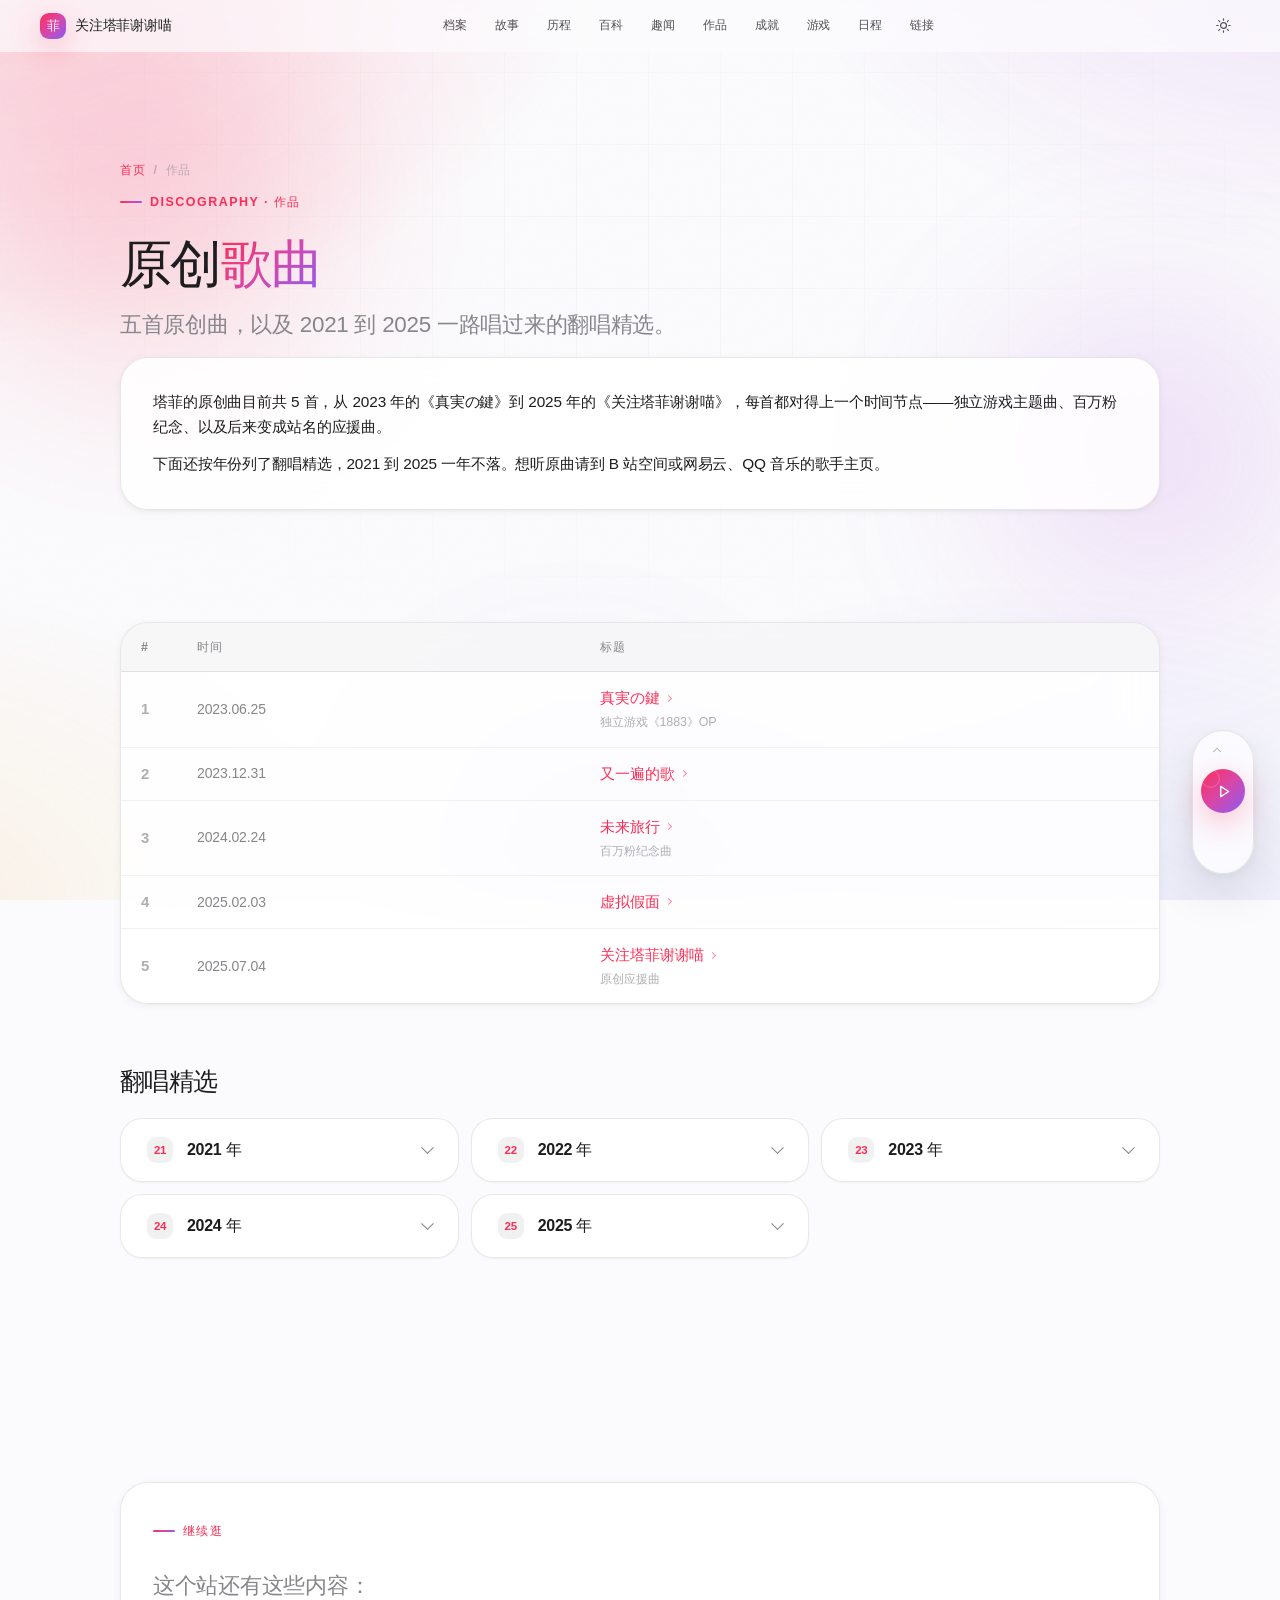
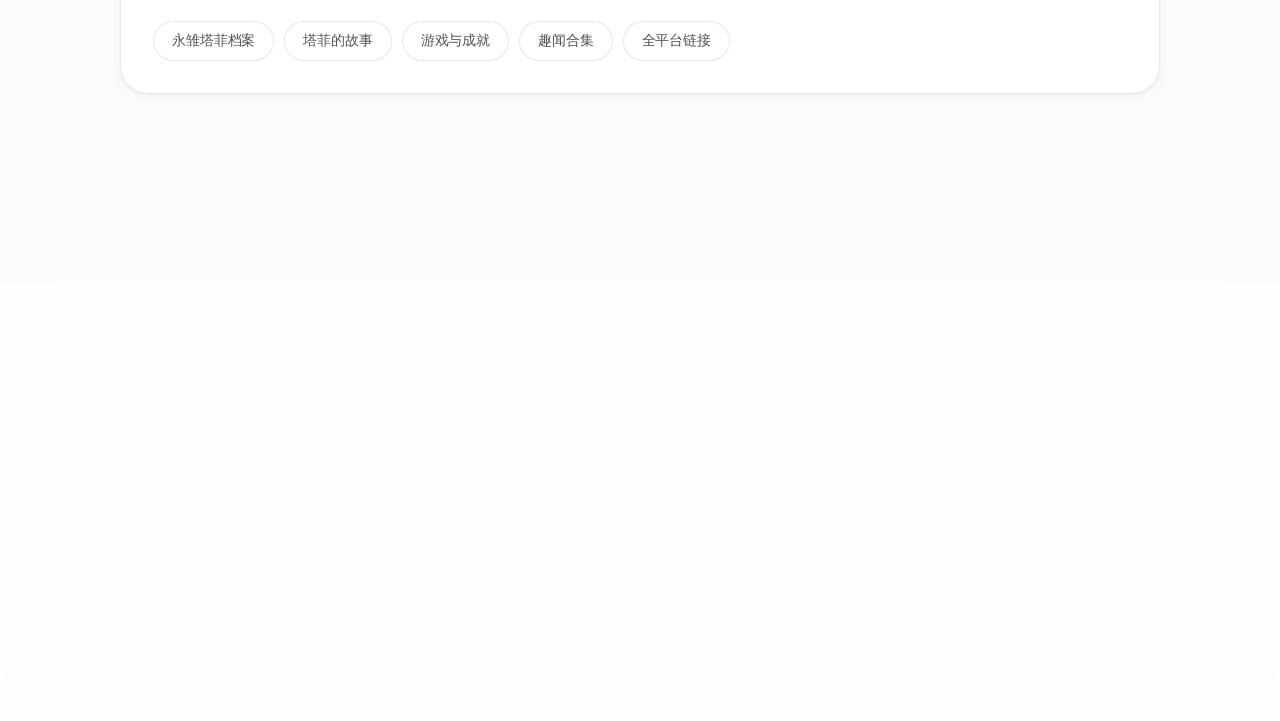
<file: songs/index.html>
<!DOCTYPE html>
<html lang="zh-CN" data-theme="light">

<head>
    <meta charset="UTF-8" />
    <meta name="viewport" content="width=device-width, initial-scale=1.0, viewport-fit=cover" />
    <title>永雏塔菲原创歌曲列表｜关注塔菲谢谢喵等 5 首原创曲</title>
    <meta name="description" content="永雏塔菲全部原创歌曲一览：真実の鍵（独立游戏《1883》OP）、又一遍的歌、未来旅行（百万粉纪念曲）、虚拟假面、关注塔菲谢谢喵（原创应援曲），附各年份翻唱精选。" />
    <meta name="author" content="ciallo0721-cmd" />
    <link rel="canonical" href="https://xn--d6qr7hrtcb06avk0aljka.top/songs/" />
    <meta name="robots" content="index,follow,max-image-preview:large,max-snippet:-1" />

    <meta property="og:type" content="article" />
    <meta property="og:site_name" content="关注塔菲谢谢喵 · 永雏塔菲粉丝站" />
    <meta property="og:title" content="永雏塔菲原创歌曲列表｜关注塔菲谢谢喵等 5 首原创曲" />
    <meta property="og:description" content="永雏塔菲全部原创歌曲一览：真実の鍵（独立游戏《1883》OP）、又一遍的歌、未来旅行（百万粉纪念曲）、虚拟假面、关注塔菲谢谢喵（原创应援曲），附各年份翻唱精选。" />
    <meta property="og:image" content="https://xn--d6qr7hrtcb06avk0aljka.top/cover.webp" />
    <meta property="og:url" content="https://xn--d6qr7hrtcb06avk0aljka.top/songs/" />
    <meta property="og:locale" content="zh_CN" />
    <meta name="twitter:card" content="summary_large_image" />
    <meta name="twitter:title" content="永雏塔菲原创歌曲列表｜关注塔菲谢谢喵等 5 首原创曲" />
    <meta name="twitter:description" content="永雏塔菲全部原创歌曲一览：真実の鍵（独立游戏《1883》OP）、又一遍的歌、未来旅行（百万粉纪念曲）、虚拟假面、关注塔菲谢谢喵（原创应援曲），附各年份翻唱精选。" />
    <meta name="twitter:image" content="https://xn--d6qr7hrtcb06avk0aljka.top/cover.webp" />

    <meta name="theme-color" content="#fbfbfd" media="(prefers-color-scheme: light)" />
    <meta name="theme-color" content="#000000" media="(prefers-color-scheme: dark)" />

    <link rel="icon" href="../avatar.webp" type="image/webp" />
    <link rel="shortcut icon" href="../avatar.webp" type="image/webp" />
    <link rel="apple-touch-icon" href="../avatar.webp" />
    <link rel="manifest" href="../manifest.json" />
    <link rel="alternate" type="application/rss+xml" title="关注塔菲谢谢喵 · 永雏塔菲粉丝站" href="../feed.xml" />

    <link rel="preconnect" href="https://www.googletagmanager.com" />
    <link rel="stylesheet" href="../assets/style.css" />

    <script type="application/ld+json">
{
  "@context": "https://schema.org",
  "@graph": [
    {
      "@type": "WebPage",
      "@id": "https://xn--d6qr7hrtcb06avk0aljka.top/songs/#webpage",
      "url": "https://xn--d6qr7hrtcb06avk0aljka.top/songs/",
      "name": "永雏塔菲原创歌曲列表｜关注塔菲谢谢喵等 5 首原创曲",
      "description": "永雏塔菲全部原创歌曲一览：真実の鍵（独立游戏《1883》OP）、又一遍的歌、未来旅行（百万粉纪念曲）、虚拟假面、关注塔菲谢谢喵（原创应援曲），附各年份翻唱精选。",
      "isPartOf": {
        "@id": "https://xn--d6qr7hrtcb06avk0aljka.top/#website"
      },
      "inLanguage": "zh-CN",
      "datePublished": "2026-10-28",
      "dateModified": "2026-10-28",
      "primaryImageOfPage": {
        "@type": "ImageObject",
        "url": "https://xn--d6qr7hrtcb06avk0aljka.top/cover.webp"
      },
      "breadcrumb": {
        "@id": "https://xn--d6qr7hrtcb06avk0aljka.top/songs/#breadcrumb"
      },
      "about": {
        "@id": "https://xn--d6qr7hrtcb06avk0aljka.top/#taffy"
      }
    },
    {
      "@type": "BreadcrumbList",
      "@id": "https://xn--d6qr7hrtcb06avk0aljka.top/songs/#breadcrumb",
      "itemListElement": [
        {
          "@type": "ListItem",
          "position": 1,
          "name": "首页",
          "item": "https://xn--d6qr7hrtcb06avk0aljka.top/"
        },
        {
          "@type": "ListItem",
          "position": 2,
          "name": "作品"
        }
      ]
    },
    {
      "@type": "FAQPage",
      "@id": "https://xn--d6qr7hrtcb06avk0aljka.top/songs/#faq",
      "isPartOf": {
        "@id": "https://xn--d6qr7hrtcb06avk0aljka.top/songs/#webpage"
      },
      "mainEntity": [
        {
          "@type": "Question",
          "name": "永雏塔菲有哪些原创歌曲？",
          "acceptedAnswer": {
            "@type": "Answer",
            "text": "共 5 首：《真実の鍵》（2023.06.25，独立游戏《1883》OP）、《又一遍的歌》（2023.12.31）、《未来旅行》（2024.02.24，百万粉纪念曲）、《虚拟假面》（2025.02.03）、《关注塔菲谢谢喵》（2025.07.04，原创应援曲）。"
          }
        },
        {
          "@type": "Question",
          "name": "《未来旅行》是什么歌？",
          "acceptedAnswer": {
            "@type": "Answer",
            "text": "永雏塔菲的百万粉纪念曲，2024 年 2 月 24 日发布。"
          }
        },
        {
          "@type": "Question",
          "name": "《关注塔菲谢谢喵》是原创曲吗？",
          "acceptedAnswer": {
            "@type": "Answer",
            "text": "是。2025 年 7 月 4 日发布的原创应援曲，也是本站站名与塔菲口头禅的来源。"
          }
        },
        {
          "@type": "Question",
          "name": "《真実の鍵》是哪款游戏的主题曲？",
          "acceptedAnswer": {
            "@type": "Answer",
            "text": "独立游戏《1883》的 OP，2023 年 6 月 25 日发布。"
          }
        }
      ]
    },
    {
      "@type": "ItemList",
      "@id": "https://xn--d6qr7hrtcb06avk0aljka.top/songs/#songs",
      "name": "永雏塔菲原创歌曲",
      "numberOfItems": 5,
      "itemListElement": [
        {
          "@type": "ListItem",
          "position": 1,
          "item": {
            "@type": "MusicRecording",
            "name": "真実の鍵",
            "datePublished": "2023-06-25",
            "description": "独立游戏《1883》OP",
            "byArtist": {
              "@id": "https://xn--d6qr7hrtcb06avk0aljka.top/#taffy"
            }
          }
        },
        {
          "@type": "ListItem",
          "position": 2,
          "item": {
            "@type": "MusicRecording",
            "name": "又一遍的歌",
            "datePublished": "2023-12-31",
            "byArtist": {
              "@id": "https://xn--d6qr7hrtcb06avk0aljka.top/#taffy"
            }
          }
        },
        {
          "@type": "ListItem",
          "position": 3,
          "item": {
            "@type": "MusicRecording",
            "name": "未来旅行",
            "datePublished": "2024-02-24",
            "description": "百万粉纪念曲",
            "byArtist": {
              "@id": "https://xn--d6qr7hrtcb06avk0aljka.top/#taffy"
            }
          }
        },
        {
          "@type": "ListItem",
          "position": 4,
          "item": {
            "@type": "MusicRecording",
            "name": "虚拟假面",
            "datePublished": "2025-02-03",
            "byArtist": {
              "@id": "https://xn--d6qr7hrtcb06avk0aljka.top/#taffy"
            }
          }
        },
        {
          "@type": "ListItem",
          "position": 5,
          "item": {
            "@type": "MusicRecording",
            "name": "关注塔菲谢谢喵",
            "datePublished": "2025-07-04",
            "description": "原创应援曲",
            "byArtist": {
              "@id": "https://xn--d6qr7hrtcb06avk0aljka.top/#taffy"
            }
          }
        }
      ]
    }
  ]
}
    </script>

    <script>
        (function () {
            document.documentElement.classList.add('js');
            try {
                var saved = localStorage.getItem('taffy-theme');
                var prefersDark = window.matchMedia('(prefers-color-scheme: dark)').matches;
                document.documentElement.setAttribute('data-theme', saved || (prefersDark ? 'dark' : 'light'));
            } catch (e) { }
        })();
    </script>

    <script async src="https://www.googletagmanager.com/gtag/js?id=G-CS8EP2CV6B"></script>
    <script>
        window.dataLayer = window.dataLayer || [];
        function gtag() { dataLayer.push(arguments); }
        gtag('js', new Date());
        gtag('config', 'G-CS8EP2CV6B');
    </script>
</head>

<body>
    <a class="skip-link" href="#main">跳到主要内容</a>

    <div class="bg-layer" aria-hidden="true">
        <div class="bg-mesh"></div>
        <div class="bg-grid"></div>
        <div class="bg-orb orb-1"></div>
        <div class="bg-orb orb-2"></div>
        <div class="bg-orb orb-3"></div>
        <div class="bg-noise"></div>
    </div>

    <div id="scroll-progress" aria-hidden="true"></div>

    <header class="nav" id="nav">
        <div class="nav__inner">
            <a class="nav__brand" href="../">
                <span class="nav__mark" aria-hidden="true">菲</span>
                <span>关注塔菲谢谢喵</span>
            </a>

            <nav class="nav__links" id="navLinks" aria-label="站内导航">
                <span class="nav__pill" id="navPill" aria-hidden="true"></span>
                <a href="/profile/">档案</a>
                <a href="/story/">故事</a>
                <a href="/story/">历程</a>
                <a href="/profile/">百科</a>
                <a href="/trivia/">趣闻</a>
                <a href="#songs">作品</a>
                <a href="/games/">成就</a>
                <a href="/games/">游戏</a>
                <a href="/">日程</a>
                <a href="/links/">链接</a>
            </nav>

            <div class="nav__tools">
                <button class="icon-btn" id="themeToggle" aria-label="切换深浅色模式" title="切换主题">
                    <svg viewBox="0 0 24 24" id="themeIcon" aria-hidden="true">
                        <circle cx="12" cy="12" r="4.2" />
                        <path d="M12 2.5v2M12 19.5v2M2.5 12h2M19.5 12h2M5.2 5.2l1.4 1.4M17.4 17.4l1.4 1.4M18.8 5.2l-1.4 1.4M6.6 17.4l-1.4 1.4" />
                    </svg>
                </button>
                <button class="nav__toggle" id="navToggle" aria-label="展开菜单" aria-expanded="false"
                    aria-controls="navSheet">
                    <span></span><span></span><span></span>
                </button>
            </div>
        </div>
    </header>

    <nav class="nav__sheet" id="navSheet" aria-label="移动端导航">
        <a href="/profile/">档案</a>
        <a href="/story/">故事</a>
        <a href="/story/">历程</a>
        <a href="/profile/">百科</a>
        <a href="/trivia/">趣闻</a>
        <a href="#songs">作品</a>
        <a href="/games/">成就</a>
        <a href="/games/">游戏</a>
        <a href="/">日程</a>
        <a href="/links/">链接</a>
    </nav>

    <main id="main">

        <section class="section page-hero" aria-labelledby="pageTitle">
            <div class="wrap">
                <nav class="page-crumb" aria-label="面包屑">
                    <a href="../">首页</a>
                    <span>/</span>
                    <span>作品</span>
                </nav>
                <p class="eyebrow">Discography · 作品</p>
                <h1 class="page-h1" id="pageTitle">原创<b>歌曲</b></h1>
                <p class="sec-sub">五首原创曲，以及 2021 到 2025 一路唱过来的翻唱精选。</p>
            </div>
        </section>

        <section class="section page-sec-tight">
            <div class="wrap">
                <div class="card card__pad page-intro" data-reveal>
                    <p>塔菲的原创曲目前共 5 首，从 2023 年的《真実の鍵》到 2025 年的《关注塔菲谢谢喵》，每首都对得上一个时间节点——独立游戏主题曲、百万粉纪念、以及后来变成站名的应援曲。</p>
                    <p>下面还按年份列了翻唱精选，2021 到 2025 一年不落。想听原曲请到 B 站空间或网易云、QQ 音乐的歌手主页。</p>
                </div>
            </div>
        </section>

        <section class="section page-sec-tight" id="songs">
            <div class="wrap">

                <div class="table-wrap" data-reveal>
                    <table class="dtable">
                        <thead>
                            <tr><th>#</th><th>时间</th><th>标题</th></tr>
                        </thead>
                        <tbody>
                            <tr>
                                <td>1</td><td>2023.06.25</td>
                                <td><a href="https://www.bilibili.com/video/BV1j14y127GF" target="_blank" rel="noopener">真実の鍵</a><span class="sub">独立游戏《1883》OP</span></td>
                            </tr>
                            <tr>
                                <td>2</td><td>2023.12.31</td>
                                <td><a href="https://www.bilibili.com/video/BV1qe411q7KS" target="_blank" rel="noopener">又一遍的歌</a></td>
                            </tr>
                            <tr>
                                <td>3</td><td>2024.02.24</td>
                                <td><a href="https://www.bilibili.com/video/BV1uC411W79a" target="_blank" rel="noopener">未来旅行</a><span class="sub">百万粉纪念曲</span></td>
                            </tr>
                            <tr>
                                <td>4</td><td>2025.02.03</td>
                                <td><a href="https://www.bilibili.com/video/BV1vxPXe6EzV" target="_blank" rel="noopener">虚拟假面</a></td>
                            </tr>
                            <tr>
                                <td>5</td><td>2025.07.04</td>
                                <td><a href="https://www.bilibili.com/video/BV1EF3uzeETo" target="_blank" rel="noopener">关注塔菲谢谢喵</a><span class="sub">原创应援曲</span></td>
                            </tr>
                        </tbody>
                    </table>
                </div>

                <div class="sec-head" style="margin-top:clamp(40px,5vw,64px);margin-bottom:22px" data-reveal>
                    <h3 class="sec-title" style="font-size:var(--fs-h3)">翻唱精选</h3>
                </div>

                <div class="acc acc--cols" data-reveal>
                    <details class="acc__item">
                        <summary class="acc__head"><span class="acc__idx">21</span>2021 年</summary>
                        <div class="acc__body">《Charles》《忍者棒棒》</div>
                    </details>
                    <details class="acc__item">
                        <summary class="acc__head"><span class="acc__idx">22</span>2022 年</summary>
                        <div class="acc__body">《大正浪漫》《月光传说》《Cat Loving》《欢欢乐乐安乐死》</div>
                    </details>
                    <details class="acc__item">
                        <summary class="acc__head"><span class="acc__idx">23</span>2023 年</summary>
                        <div class="acc__body">《强风大背头》</div>
                    </details>
                    <details class="acc__item">
                        <summary class="acc__head"><span class="acc__idx">24</span>2024 年</summary>
                        <div class="acc__body">《可爱的女朋友》《呜呼、美妙的喵生》《兔子洞》《POKEDANCE》《偶像 / アイドル》《My time》《無責任集合体》</div>
                    </details>
                    <details class="acc__item">
                        <summary class="acc__head"><span class="acc__idx">25</span>2025 年</summary>
                        <div class="acc__body">《Override》《キャンディークッキーチョコレート》《因为我是活在二次元的女孩》（4 周年纪念）</div>
                    </details>
                </div>
            </div>
        </section>

        <section class="section">
            <div class="wrap">
                <div class="card card__pad" data-reveal>
                    <p class="eyebrow">继续逛</p>
                    <p class="sec-sub page-sub-tight">这个站还有这些内容：</p>
                    <div class="page-next">
                        <a href="/profile/">永雏塔菲档案</a>
                        <a href="/story/">塔菲的故事</a>
                        <a href="/games/">游戏与成就</a>
                        <a href="/trivia/">趣闻合集</a>
                        <a href="/links/">全平台链接</a>
                    </div>
                </div>
            </div>
        </section>

    </main>

    <footer class="footer">
        <div class="wrap wrap--wide">
            <div class="footer__grid">
                <div>
                    <p class="footer__brand">
                        <span class="nav__mark" aria-hidden="true">菲</span>
                        关注塔菲谢谢喵
                    </p>
                    <p class="footer__note">
                        雏草姬自建的永雏塔菲应援站。<br />
                        本站与永雏塔菲无直接关联 · 信息源自萌娘百科等公开资料。
                    </p>
                </div>

                <div class="footer__col">
                    <h4>站内</h4>
                    <ul>
                        <li><a href="/profile/">塔菲档案</a></li>
                        <li><a href="/story/">故事与历程</a></li>
                        <li><a href="/songs/">原创歌曲</a></li>
                        <li><a href="/games/">游戏与成就</a></li>
                        <li><a href="/trivia/">趣闻合集</a></li>
                        <li><a href="/links/">全平台链接</a></li>
                    </ul>
                </div>

                <div class="footer__col">
                    <h4>关注塔菲</h4>
                    <ul>
                        <li><a href="https://space.bilibili.com/1265680561" target="_blank" rel="noopener">B站空间</a></li>
                        <li><a href="https://live.bilibili.com/22603245" target="_blank" rel="noopener">B站直播间</a></li>
                        <li><a href="https://weibo.com/7618923072" target="_blank" rel="noopener">微博</a></li>
                        <li><a href="https://twitter.com/AceTaffy812" target="_blank" rel="noopener">Twitter</a></li>
                        <li><a href="https://www.youtube.com/channel/UC-WTKBWDsp0PFcGmmuO7svg" target="_blank" rel="noopener">YouTube</a></li>
                    </ul>
                </div>

                <div class="footer__col">
                    <h4>本站</h4>
                    <ul>
                        <li><a href="/">应援留言板</a></li>
                        <li><a href="/">评论区</a></li>
                        <li><a href="/">免责声明</a></li>
                        <li><a href="https://github.com/ciallo0721-cmd/tf" target="_blank" rel="noopener">GitHub 仓库</a></li>
                        <li><a href="../feed.xml">RSS 订阅</a></li>
                    </ul>
                </div>
            </div>

            <div class="footer__bottom">
                <p>
                    © <span id="year">2026</span> 关注塔菲谢谢喵 · 站长 ciallo0721-cmd · 用
                    <span class="footer__heart" aria-hidden="true">♥</span> 与游标卡尺搭建
                </p>
                <div class="footer__platforms">
                    <a href="https://space.bilibili.com/1265680561" target="_blank" rel="noopener">Bilibili</a>
                    <a href="https://weibo.com/7618923072" target="_blank" rel="noopener">微博</a>
                    <a href="https://twitter.com/AceTaffy812" target="_blank" rel="noopener">Twitter</a>
                    <a href="https://github.com/ciallo0721-cmd/tf" target="_blank" rel="noopener">GitHub</a>
                </div>
            </div>
        </div>
    </footer>

    <!-- ================= Dock ================= -->
    <div class="dock">
        <div class="dock__group">
            <div class="audio-panel" id="audioPanel" role="dialog" aria-label="播放器">
                <p class="audio-panel__title">关注塔菲谢谢喵</p>
                <p class="audio-panel__sub">原创应援曲 · 播放中</p>
                <div class="audio-panel__times">
                    <span id="audio-current">0:00</span>
                    <span id="audio-duration">0:00</span>
                </div>
                <input type="range" class="rng" id="audio-seek" min="0" max="100" value="0" aria-label="播放进度" />
                <div class="audio-panel__row">
                    <svg viewBox="0 0 24 24" aria-hidden="true">
                        <path d="M5 9.5h3l4-3.5v12l-4-3.5H5z" />
                        <path d="M16.5 9a4 4 0 010 6" />
                    </svg>
                    <input type="range" class="rng" id="audio-volume" min="0" max="1" step="0.05" value="0.5" aria-label="音量" />
                </div>
            </div>

            <button class="dock__btn dock__btn--caret" id="audioCaret" aria-label="展开播放器" aria-expanded="false" title="播放器设置">
                <svg viewBox="0 0 24 24" aria-hidden="true">
                    <path d="M6 15l6-6 6 6" />
                </svg>
            </button>

            <button class="dock__btn dock__btn--brand" id="audio-btn" aria-label="播放或暂停背景音乐" title="播放 / 暂停">
                <svg viewBox="0 0 24 24" id="audioIcon" aria-hidden="true">
                    <path d="M8.5 5.5l10 6.5-10 6.5z" />
                </svg>
                <svg class="dock__ring" viewBox="0 0 44 44" aria-hidden="true">
                    <circle class="track" cx="22" cy="22" r="20.6" />
                    <circle class="fill" cx="22" cy="22" r="20.6" id="audioRing" />
                </svg>
            </button>

            <button class="dock__btn is-hidden" id="backToTop" aria-label="返回顶部" title="返回顶部">
                <svg viewBox="0 0 24 24" aria-hidden="true">
                    <path d="M12 19V5M6 11l6-6 6 6" />
                </svg>
            </button>
        </div>
    </div>



    <!-- ================= Lightbox ================= -->
    <div class="lightbox" id="lightbox" role="dialog" aria-modal="true" aria-label="图片查看" aria-hidden="true">
        <button class="lightbox__close" id="lightboxClose" aria-label="关闭">
            <svg viewBox="0 0 24 24" aria-hidden="true"><path d="M6 6l12 12M18 6L6 18" /></svg>
        </button>
        <img id="lightbox-img" alt="" />
        <p class="lightbox__cap" id="lightbox-cap"></p>
    </div>

    <audio id="bgm" loop preload="metadata">
        <source src="../gztfxxm.MP3" type="audio/mpeg" />
        您的浏览器不支持音频播放
    </audio>

    <script src="../assets/app.js" defer></script>
</body>

</html>
</file>
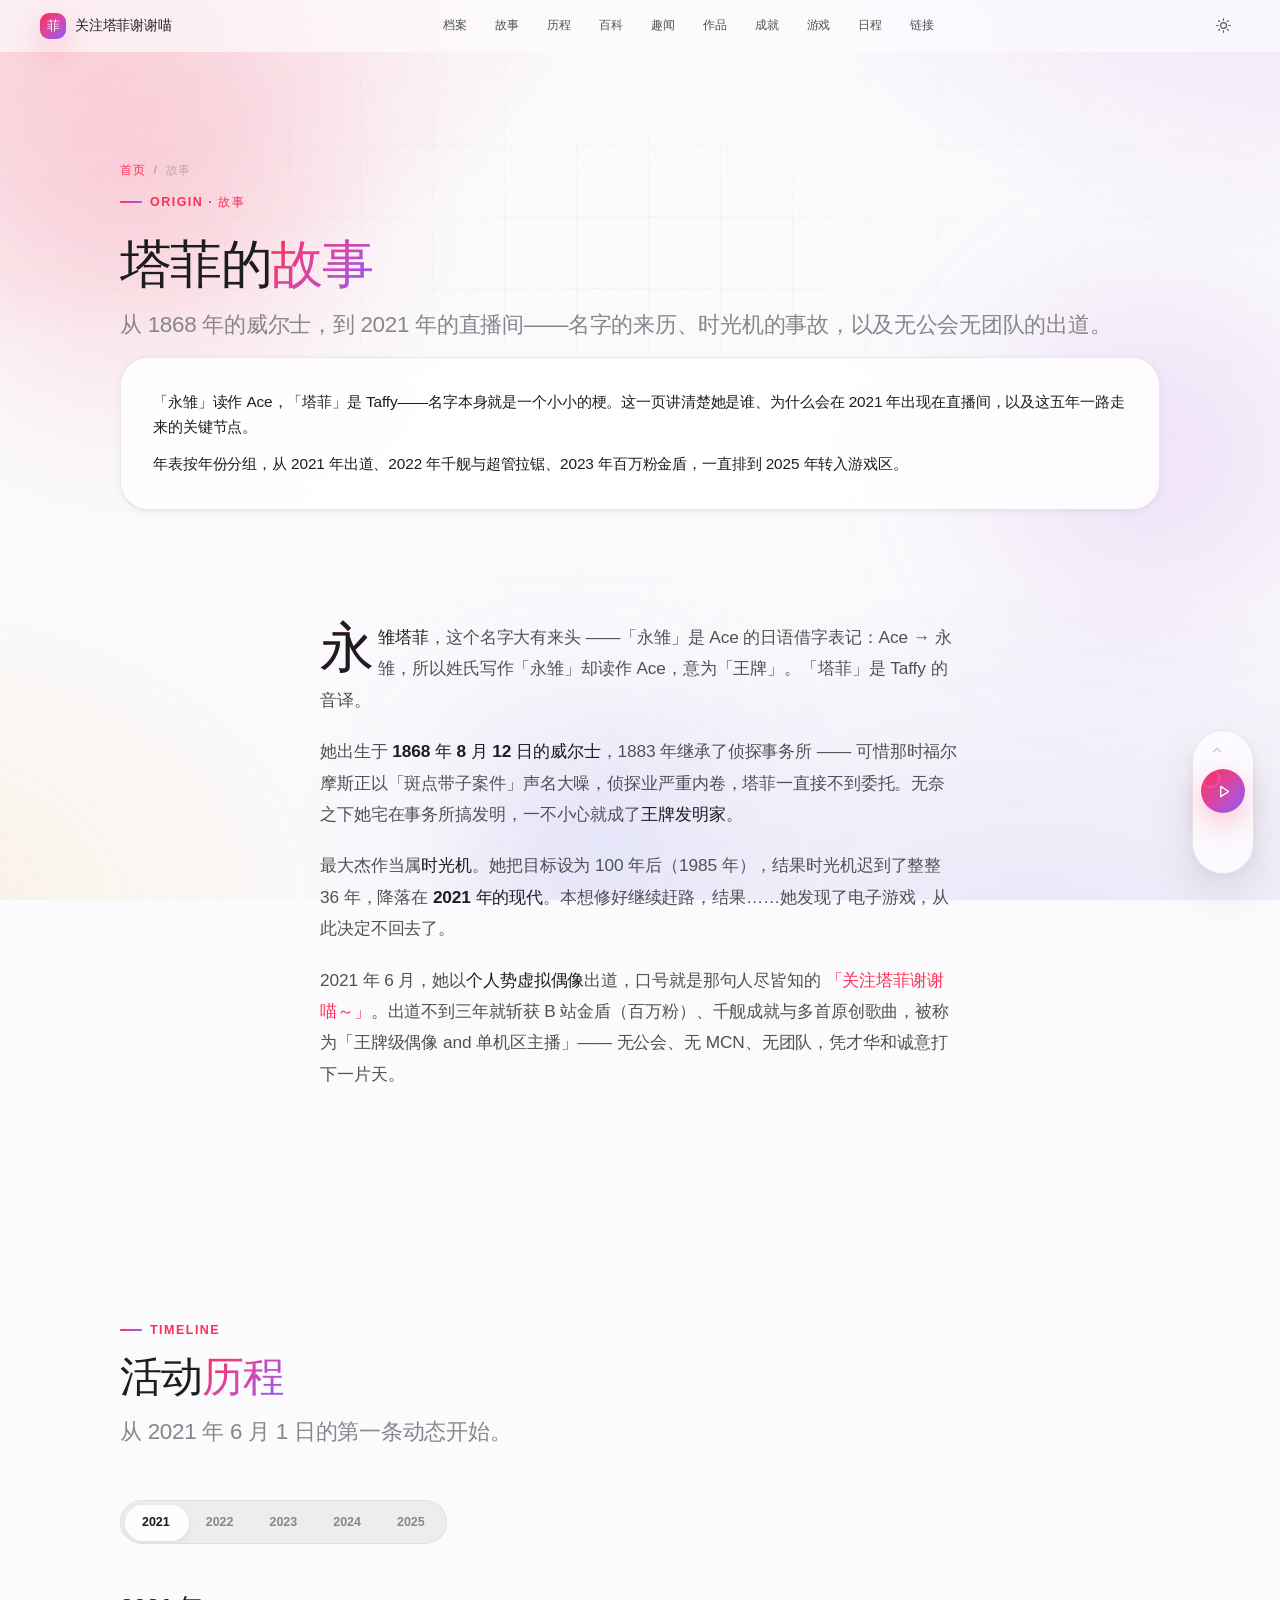
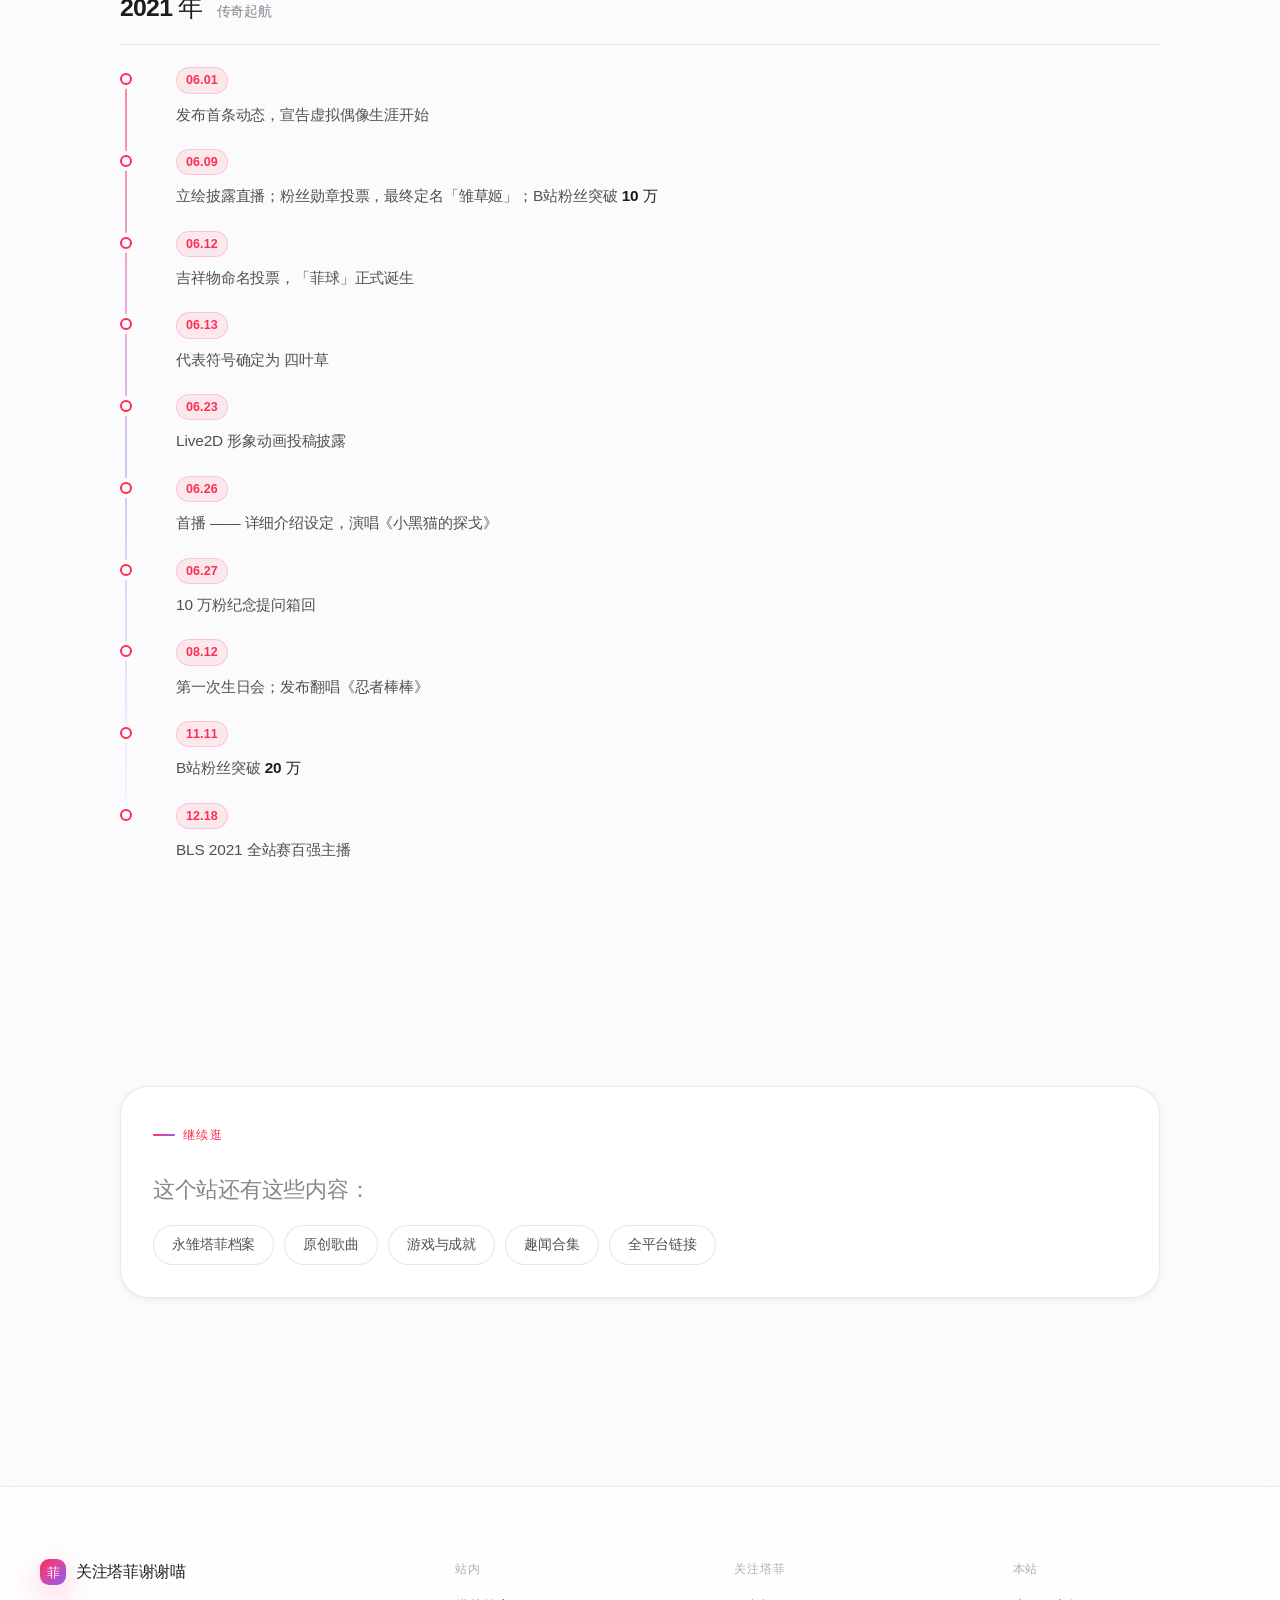
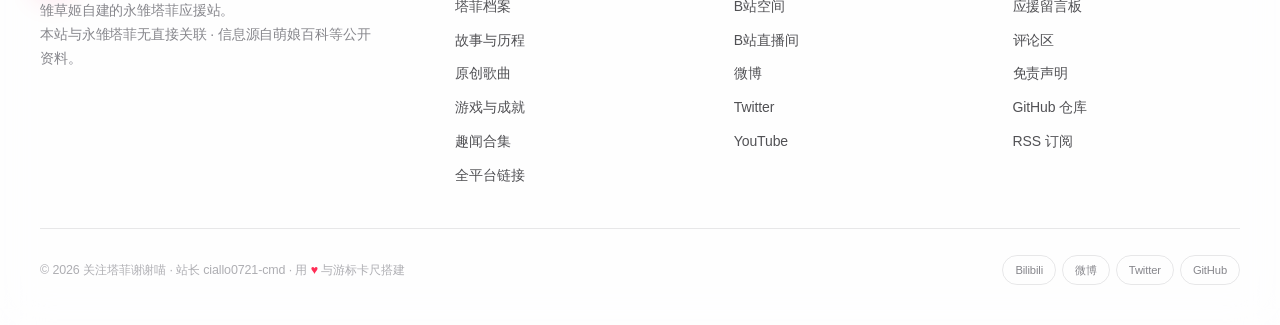
<file: story/index.html>
<!DOCTYPE html>
<html lang="zh-CN" data-theme="light">

<head>
    <meta charset="UTF-8" />
    <meta name="viewport" content="width=device-width, initial-scale=1.0, viewport-fit=cover" />
    <title>永雏塔菲的故事与活动历程｜从 1868 威尔士到 2021 出道</title>
    <meta name="description" content="永雏塔菲的出身故事：名字由 Ace 借字表记得来，1868 年生于威尔士，1883 年继承侦探事务所后转行发明，造出时光机却迟到 36 年落到 2021 年，以个人势出道。附 2021–2025 活动历程年表。" />
    <meta name="author" content="ciallo0721-cmd" />
    <link rel="canonical" href="https://xn--d6qr7hrtcb06avk0aljka.top/story/" />
    <meta name="robots" content="index,follow,max-image-preview:large,max-snippet:-1" />

    <meta property="og:type" content="article" />
    <meta property="og:site_name" content="关注塔菲谢谢喵 · 永雏塔菲粉丝站" />
    <meta property="og:title" content="永雏塔菲的故事与活动历程｜从 1868 威尔士到 2021 出道" />
    <meta property="og:description" content="永雏塔菲的出身故事：名字由 Ace 借字表记得来，1868 年生于威尔士，1883 年继承侦探事务所后转行发明，造出时光机却迟到 36 年落到 2021 年，以个人势出道。附 2021–2025 活动历程年表。" />
    <meta property="og:image" content="https://xn--d6qr7hrtcb06avk0aljka.top/cover.webp" />
    <meta property="og:url" content="https://xn--d6qr7hrtcb06avk0aljka.top/story/" />
    <meta property="og:locale" content="zh_CN" />
    <meta name="twitter:card" content="summary_large_image" />
    <meta name="twitter:title" content="永雏塔菲的故事与活动历程｜从 1868 威尔士到 2021 出道" />
    <meta name="twitter:description" content="永雏塔菲的出身故事：名字由 Ace 借字表记得来，1868 年生于威尔士，1883 年继承侦探事务所后转行发明，造出时光机却迟到 36 年落到 2021 年，以个人势出道。附 2021–2025 活动历程年表。" />
    <meta name="twitter:image" content="https://xn--d6qr7hrtcb06avk0aljka.top/cover.webp" />

    <meta name="theme-color" content="#fbfbfd" media="(prefers-color-scheme: light)" />
    <meta name="theme-color" content="#000000" media="(prefers-color-scheme: dark)" />

    <link rel="icon" href="../avatar.webp" type="image/webp" />
    <link rel="shortcut icon" href="../avatar.webp" type="image/webp" />
    <link rel="apple-touch-icon" href="../avatar.webp" />
    <link rel="manifest" href="../manifest.json" />
    <link rel="alternate" type="application/rss+xml" title="关注塔菲谢谢喵 · 永雏塔菲粉丝站" href="../feed.xml" />

    <link rel="preconnect" href="https://www.googletagmanager.com" />
    <link rel="stylesheet" href="../assets/style.css" />

    <script type="application/ld+json">
{
  "@context": "https://schema.org",
  "@graph": [
    {
      "@type": "WebPage",
      "@id": "https://xn--d6qr7hrtcb06avk0aljka.top/story/#webpage",
      "url": "https://xn--d6qr7hrtcb06avk0aljka.top/story/",
      "name": "永雏塔菲的故事与活动历程｜从 1868 威尔士到 2021 出道",
      "description": "永雏塔菲的出身故事：名字由 Ace 借字表记得来，1868 年生于威尔士，1883 年继承侦探事务所后转行发明，造出时光机却迟到 36 年落到 2021 年，以个人势出道。附 2021–2025 活动历程年表。",
      "isPartOf": {
        "@id": "https://xn--d6qr7hrtcb06avk0aljka.top/#website"
      },
      "inLanguage": "zh-CN",
      "datePublished": "2026-10-28",
      "dateModified": "2026-10-28",
      "primaryImageOfPage": {
        "@type": "ImageObject",
        "url": "https://xn--d6qr7hrtcb06avk0aljka.top/cover.webp"
      },
      "breadcrumb": {
        "@id": "https://xn--d6qr7hrtcb06avk0aljka.top/story/#breadcrumb"
      },
      "about": {
        "@id": "https://xn--d6qr7hrtcb06avk0aljka.top/#taffy"
      }
    },
    {
      "@type": "BreadcrumbList",
      "@id": "https://xn--d6qr7hrtcb06avk0aljka.top/story/#breadcrumb",
      "itemListElement": [
        {
          "@type": "ListItem",
          "position": 1,
          "name": "首页",
          "item": "https://xn--d6qr7hrtcb06avk0aljka.top/"
        },
        {
          "@type": "ListItem",
          "position": 2,
          "name": "故事"
        }
      ]
    },
    {
      "@type": "FAQPage",
      "@id": "https://xn--d6qr7hrtcb06avk0aljka.top/story/#faq",
      "isPartOf": {
        "@id": "https://xn--d6qr7hrtcb06avk0aljka.top/story/#webpage"
      },
      "mainEntity": [
        {
          "@type": "Question",
          "name": "永雏塔菲是哪一年出道的？",
          "acceptedAnswer": {
            "@type": "Answer",
            "text": "2021 年 6 月，以个人势虚拟偶像出道，出道口号就是「关注塔菲谢谢喵」。"
          }
        },
        {
          "@type": "Question",
          "name": "永雏塔菲为什么被叫「王牌发明家」？",
          "acceptedAnswer": {
            "@type": "Answer",
            "text": "1883 年她继承了侦探事务所，但那时福尔摩斯正因「斑点带子案件」声名大噪，侦探业内卷严重，她接不到委托，只好宅在事务所搞发明，最大杰作是时光机。"
          }
        },
        {
          "@type": "Question",
          "name": "永雏塔菲的时光机为什么迟到 36 年？",
          "acceptedAnswer": {
            "@type": "Answer",
            "text": "她把穿越目标设为 100 年后即 1985 年，结果时光机迟到了整整 36 年，降落在 2021 年。本想修好继续赶路，却发现了电子游戏，从此决定不回去。"
          }
        },
        {
          "@type": "Question",
          "name": "永雏塔菲是个人势吗？",
          "acceptedAnswer": {
            "@type": "Answer",
            "text": "是。无公会、无 MCN、无团队，出道不到三年就达成 B 站百万粉金盾、千舰成就与多首原创歌曲。"
          }
        }
      ]
    }
  ]
}
    </script>

    <script>
        (function () {
            document.documentElement.classList.add('js');
            try {
                var saved = localStorage.getItem('taffy-theme');
                var prefersDark = window.matchMedia('(prefers-color-scheme: dark)').matches;
                document.documentElement.setAttribute('data-theme', saved || (prefersDark ? 'dark' : 'light'));
            } catch (e) { }
        })();
    </script>

    <script async src="https://www.googletagmanager.com/gtag/js?id=G-CS8EP2CV6B"></script>
    <script>
        window.dataLayer = window.dataLayer || [];
        function gtag() { dataLayer.push(arguments); }
        gtag('js', new Date());
        gtag('config', 'G-CS8EP2CV6B');
    </script>
</head>

<body>
    <a class="skip-link" href="#main">跳到主要内容</a>

    <div class="bg-layer" aria-hidden="true">
        <div class="bg-mesh"></div>
        <div class="bg-grid"></div>
        <div class="bg-orb orb-1"></div>
        <div class="bg-orb orb-2"></div>
        <div class="bg-orb orb-3"></div>
        <div class="bg-noise"></div>
    </div>

    <div id="scroll-progress" aria-hidden="true"></div>

    <header class="nav" id="nav">
        <div class="nav__inner">
            <a class="nav__brand" href="../">
                <span class="nav__mark" aria-hidden="true">菲</span>
                <span>关注塔菲谢谢喵</span>
            </a>

            <nav class="nav__links" id="navLinks" aria-label="站内导航">
                <span class="nav__pill" id="navPill" aria-hidden="true"></span>
                <a href="/profile/">档案</a>
                <a href="#story">故事</a>
                <a href="#timeline">历程</a>
                <a href="/profile/">百科</a>
                <a href="/trivia/">趣闻</a>
                <a href="/songs/">作品</a>
                <a href="/games/">成就</a>
                <a href="/games/">游戏</a>
                <a href="/">日程</a>
                <a href="/links/">链接</a>
            </nav>

            <div class="nav__tools">
                <button class="icon-btn" id="themeToggle" aria-label="切换深浅色模式" title="切换主题">
                    <svg viewBox="0 0 24 24" id="themeIcon" aria-hidden="true">
                        <circle cx="12" cy="12" r="4.2" />
                        <path d="M12 2.5v2M12 19.5v2M2.5 12h2M19.5 12h2M5.2 5.2l1.4 1.4M17.4 17.4l1.4 1.4M18.8 5.2l-1.4 1.4M6.6 17.4l-1.4 1.4" />
                    </svg>
                </button>
                <button class="nav__toggle" id="navToggle" aria-label="展开菜单" aria-expanded="false"
                    aria-controls="navSheet">
                    <span></span><span></span><span></span>
                </button>
            </div>
        </div>
    </header>

    <nav class="nav__sheet" id="navSheet" aria-label="移动端导航">
        <a href="/profile/">档案</a>
        <a href="#story">故事</a>
        <a href="#timeline">历程</a>
        <a href="/profile/">百科</a>
        <a href="/trivia/">趣闻</a>
        <a href="/songs/">作品</a>
        <a href="/games/">成就</a>
        <a href="/games/">游戏</a>
        <a href="/">日程</a>
        <a href="/links/">链接</a>
    </nav>

    <main id="main">

        <section class="section page-hero" aria-labelledby="pageTitle">
            <div class="wrap">
                <nav class="page-crumb" aria-label="面包屑">
                    <a href="../">首页</a>
                    <span>/</span>
                    <span>故事</span>
                </nav>
                <p class="eyebrow">Origin · 故事</p>
                <h1 class="page-h1" id="pageTitle">塔菲的<b>故事</b></h1>
                <p class="sec-sub">从 1868 年的威尔士，到 2021 年的直播间——名字的来历、时光机的事故，以及无公会无团队的出道。</p>
            </div>
        </section>

        <section class="section page-sec-tight">
            <div class="wrap">
                <div class="card card__pad page-intro" data-reveal>
                    <p>「永雏」读作 Ace，「塔菲」是 Taffy——名字本身就是一个小小的梗。这一页讲清楚她是谁、为什么会在 2021 年出现在直播间，以及这五年一路走来的关键节点。</p>
                    <p>年表按年份分组，从 2021 年出道、2022 年千舰与超管拉锯、2023 年百万粉金盾，一直排到 2025 年转入游戏区。</p>
                </div>
            </div>
        </section>

        <section class="section page-sec-tight" id="story">
            <div class="wrap wrap--narrow">
                <div class="prose dropcap" data-reveal>
                    <p><strong>永雏塔菲</strong>，这个名字大有来头 ——「永雏」是 Ace 的日语借字表记：Ace → 永雏，所以姓氏写作「永雏」却读作 Ace，意为「王牌」。「塔菲」是 Taffy 的音译。</p>
                    <p>她出生于 <strong>1868 年 8 月 12 日的威尔士</strong>，1883 年继承了侦探事务所 —— 可惜那时福尔摩斯正以「斑点带子案件」声名大噪，侦探业严重内卷，塔菲一直接不到委托。无奈之下她宅在事务所搞发明，一不小心就成了<strong>王牌发明家</strong>。</p>
                    <p>最大杰作当属<strong>时光机</strong>。她把目标设为 100 年后（1985 年），结果时光机迟到了整整 36 年，降落在 <strong>2021 年的现代</strong>。本想修好继续赶路，结果……她发现了电子游戏，从此决定不回去了。</p>
                    <p>2021 年 6 月，她以<strong>个人势虚拟偶像</strong>出道，口号就是那句人尽皆知的 <em>「关注塔菲谢谢喵～」</em>。出道不到三年就斩获 B 站金盾（百万粉）、千舰成就与多首原创歌曲，被称为「王牌级偶像 and 单机区主播」—— 无公会、无 MCN、无团队，凭才华和诚意打下一片天。</p>
                </div>
            </div>
        </section>

        <section class="section" id="timeline">
            <div class="wrap">
                <div class="sec-head" data-reveal>
                    <p class="eyebrow">Timeline</p>
                    <h2 class="sec-title">活动<em>历程</em></h2>
                    <p class="sec-sub">从 2021 年 6 月 1 日的第一条动态开始。</p>
                </div>

                <div data-reveal>
                    <div class="segmented" id="tlTabs" role="tablist" aria-label="按年份查看历程">
                        <span class="segmented__thumb" aria-hidden="true"></span>
                        <button role="tab" aria-selected="true" data-panel="tl-2021">2021</button>
                        <button role="tab" aria-selected="false" data-panel="tl-2022">2022</button>
                        <button role="tab" aria-selected="false" data-panel="tl-2023">2023</button>
                        <button role="tab" aria-selected="false" data-panel="tl-2024">2024</button>
                        <button role="tab" aria-selected="false" data-panel="tl-2025">2025</button>
                    </div>

                    <div class="tl-panels">
                        <!-- 2021 -->
                        <div class="tl-panel is-active" id="tl-2021" role="tabpanel">
                            <div class="tl-year-head">
                                <h3>2021 年</h3>
                                <p>传奇起航</p>
                            </div>
                            <div class="timeline">
                                <div class="tl-item"><div class="tl-item__date">06.01</div><div class="tl-item__desc">发布首条动态，宣告虚拟偶像生涯开始</div></div>
                                <div class="tl-item"><div class="tl-item__date">06.09</div><div class="tl-item__desc">立绘披露直播；粉丝勋章投票，最终定名「雏草姬」；B站粉丝突破 <strong>10 万</strong></div></div>
                                <div class="tl-item"><div class="tl-item__date">06.12</div><div class="tl-item__desc">吉祥物命名投票，「菲球」正式诞生</div></div>
                                <div class="tl-item"><div class="tl-item__date">06.13</div><div class="tl-item__desc">代表符号确定为 四叶草</div></div>
                                <div class="tl-item"><div class="tl-item__date">06.23</div><div class="tl-item__desc">Live2D 形象动画投稿披露</div></div>
                                <div class="tl-item"><div class="tl-item__date">06.26</div><div class="tl-item__desc">首播 —— 详细介绍设定，演唱《小黑猫的探戈》</div></div>
                                <div class="tl-item"><div class="tl-item__date">06.27</div><div class="tl-item__desc">10 万粉纪念提问箱回</div></div>
                                <div class="tl-item"><div class="tl-item__date">08.12</div><div class="tl-item__desc">第一次生日会；发布翻唱《忍者棒棒》</div></div>
                                <div class="tl-item"><div class="tl-item__date">11.11</div><div class="tl-item__desc">B站粉丝突破 <strong>20 万</strong></div></div>
                                <div class="tl-item"><div class="tl-item__date">12.18</div><div class="tl-item__desc">BLS 2021 全站赛百强主播</div></div>
                            </div>
                        </div>

                        <!-- 2022 -->
                        <div class="tl-panel" id="tl-2022" role="tabpanel">
                            <div class="tl-year-head">
                                <h3>2022 年</h3>
                                <p>火力全开</p>
                            </div>
                            <div class="timeline">
                                <div class="tl-item"><div class="tl-item__date">02.08</div><div class="tl-item__desc">B站粉丝突破 <strong>30 万</strong></div></div>
                                <div class="tl-item"><div class="tl-item__date">02.23</div><div class="tl-item__desc">达成「<strong>千人舰队</strong>」成就</div></div>
                                <div class="tl-item"><div class="tl-item__date">04.01</div><div class="tl-item__desc">愚人节整活：换叔叔同款头像 +「你所热爱的，就是你的生活。」→ 粉丝突破 <strong>40 万</strong></div></div>
                                <div class="tl-item"><div class="tl-item__date">05.10</div><div class="tl-item__desc">YouTube 收益化通过</div></div>
                                <div class="tl-item"><div class="tl-item__date">05.31</div><div class="tl-item__desc">B站粉丝突破 <strong>50 万</strong></div></div>
                                <div class="tl-item"><div class="tl-item__date">06.26</div><div class="tl-item__desc">一周年纪念直播 + 翻唱《Cat Loving》</div></div>
                                <div class="tl-item"><div class="tl-item__date">08.12</div><div class="tl-item__desc">第二次生日会；发布自制恐怖游戏《1883 Science &amp; Medium》DEMO，后上架 Steam</div></div>
                                <div class="tl-item"><div class="tl-item__date">09.08</div><div class="tl-item__desc">B站粉丝突破 <strong>60 万</strong></div></div>
                                <div class="tl-item"><div class="tl-item__date">09.10</div><div class="tl-item__desc">「永雏塔菲·1883」装扮上线</div></div>
                                <div class="tl-item"><div class="tl-item__date">12.31</div><div class="tl-item__desc">跨年新衣「1883」发布</div></div>
                            </div>
                        </div>

                        <!-- 2023 -->
                        <div class="tl-panel" id="tl-2023" role="tabpanel">
                            <div class="tl-year-head">
                                <h3>2023 年</h3>
                                <p>破壁之年</p>
                            </div>
                            <div class="timeline">
                                <div class="tl-item"><div class="tl-item__date">01.30</div><div class="tl-item__desc">B站粉丝突破 <strong>70 万</strong></div></div>
                                <div class="tl-item"><div class="tl-item__date">04.01</div><div class="tl-item__desc">愚人节发布原创漫画《穿越成本命偶像后搞砸了她的人设》</div></div>
                                <div class="tl-item"><div class="tl-item__date">05.02</div><div class="tl-item__desc">大菲 3D 披露会；唱跳《像神一样呐》《偶像》</div></div>
                                <div class="tl-item"><div class="tl-item__date">06.06</div><div class="tl-item__desc">与《魂器学院》联动</div></div>
                                <div class="tl-item"><div class="tl-item__date">06.25</div><div class="tl-item__desc">首支原创曲《真実の鍵》发布（1883 OP）</div></div>
                                <div class="tl-item"><div class="tl-item__date">06.26</div><div class="tl-item__desc">二周年纪念 + 夏装新衣发布</div></div>
                                <div class="tl-item"><div class="tl-item__date">07.01</div><div class="tl-item__desc">广州萤火虫漫展参展</div></div>
                                <div class="tl-item"><div class="tl-item__date">07.12</div><div class="tl-item__desc">B站粉丝突破 <strong>80 万</strong>；翻唱《强风大背头》</div></div>
                                <div class="tl-item"><div class="tl-item__date">09.26</div><div class="tl-item__desc">B站粉丝突破 <strong>90 万</strong></div></div>
                                <div class="tl-item"><div class="tl-item__date">10.29</div><div class="tl-item__desc">狂战士新衣发布</div></div>
                                <div class="tl-item"><div class="tl-item__date">12.31</div><div class="tl-item__desc">B站粉丝突破 <strong>100 万，金盾达成！</strong>；第二首原创曲《又一遍的歌》发布</div></div>
                            </div>
                        </div>

                        <!-- 2024 -->
                        <div class="tl-panel" id="tl-2024" role="tabpanel">
                            <div class="tl-year-head">
                                <h3>2024 年</h3>
                                <p>全面开花</p>
                            </div>
                            <div class="timeline">
                                <div class="tl-item"><div class="tl-item__date">01.19</div><div class="tl-item__desc">翻唱《可爱的女朋友》</div></div>
                                <div class="tl-item"><div class="tl-item__date">02.24</div><div class="tl-item__desc">百万粉纪念原创曲《未来旅行》发布</div></div>
                                <div class="tl-item"><div class="tl-item__date">03.08</div><div class="tl-item__desc">hanaffy 组合翻唱《呜呼、美妙的喵生》</div></div>
                                <div class="tl-item"><div class="tl-item__date">05.04</div><div class="tl-item__desc">首次全息个人演唱会「Ace Taffy Only 1st Live」</div></div>
                                <div class="tl-item"><div class="tl-item__date">05.18</div><div class="tl-item__desc">翻唱 + 描改《兔子洞》</div></div>
                                <div class="tl-item"><div class="tl-item__date">06.28</div><div class="tl-item__desc">三周年保健委员新衣发布</div></div>
                                <div class="tl-item"><div class="tl-item__date">07.12</div><div class="tl-item__desc">BiliBiliWorld 2024 参展</div></div>
                                <div class="tl-item"><div class="tl-item__date">08.25</div><div class="tl-item__desc">黑神话悟空天命挑战组队赛<strong>第一名</strong></div></div>
                            </div>
                        </div>

                        <!-- 2025 -->
                        <div class="tl-panel" id="tl-2025" role="tabpanel">
                            <div class="tl-year-head">
                                <h3>2025 年</h3>
                                <p>新的篇章</p>
                            </div>
                            <div class="timeline">
                                <div class="tl-item"><div class="tl-item__date">02.03</div><div class="tl-item__desc">原创曲《虚拟假面》发布</div></div>
                                <div class="tl-item"><div class="tl-item__date">02.14</div><div class="tl-item__desc">饿了么超级星势力联动</div></div>
                                <div class="tl-item"><div class="tl-item__date">02.28</div><div class="tl-item__desc">应邀出场抖音动漫直播</div></div>
                                <div class="tl-item"><div class="tl-item__date">05.10</div><div class="tl-item__desc">开通小红书平台账号</div></div>
                                <div class="tl-item"><div class="tl-item__date">06.30</div><div class="tl-item__desc">虚拟区合同到期，<strong>转入游戏区</strong></div></div>
                                <div class="tl-item"><div class="tl-item__date">07.04</div><div class="tl-item__desc">原创应援曲《关注塔菲谢谢喵》发布</div></div>
                                <div class="tl-item"><div class="tl-item__date">07.18</div><div class="tl-item__desc">广州萤火虫漫展参展</div></div>
                            </div>
                        </div>
                    </div>
                </div>
            </div>
        </section>

        <section class="section">
            <div class="wrap">
                <div class="card card__pad" data-reveal>
                    <p class="eyebrow">继续逛</p>
                    <p class="sec-sub page-sub-tight">这个站还有这些内容：</p>
                    <div class="page-next">
                        <a href="/profile/">永雏塔菲档案</a>
                        <a href="/songs/">原创歌曲</a>
                        <a href="/games/">游戏与成就</a>
                        <a href="/trivia/">趣闻合集</a>
                        <a href="/links/">全平台链接</a>
                    </div>
                </div>
            </div>
        </section>

    </main>

    <footer class="footer">
        <div class="wrap wrap--wide">
            <div class="footer__grid">
                <div>
                    <p class="footer__brand">
                        <span class="nav__mark" aria-hidden="true">菲</span>
                        关注塔菲谢谢喵
                    </p>
                    <p class="footer__note">
                        雏草姬自建的永雏塔菲应援站。<br />
                        本站与永雏塔菲无直接关联 · 信息源自萌娘百科等公开资料。
                    </p>
                </div>

                <div class="footer__col">
                    <h4>站内</h4>
                    <ul>
                        <li><a href="/profile/">塔菲档案</a></li>
                        <li><a href="/story/">故事与历程</a></li>
                        <li><a href="/songs/">原创歌曲</a></li>
                        <li><a href="/games/">游戏与成就</a></li>
                        <li><a href="/trivia/">趣闻合集</a></li>
                        <li><a href="/links/">全平台链接</a></li>
                    </ul>
                </div>

                <div class="footer__col">
                    <h4>关注塔菲</h4>
                    <ul>
                        <li><a href="https://space.bilibili.com/1265680561" target="_blank" rel="noopener">B站空间</a></li>
                        <li><a href="https://live.bilibili.com/22603245" target="_blank" rel="noopener">B站直播间</a></li>
                        <li><a href="https://weibo.com/7618923072" target="_blank" rel="noopener">微博</a></li>
                        <li><a href="https://twitter.com/AceTaffy812" target="_blank" rel="noopener">Twitter</a></li>
                        <li><a href="https://www.youtube.com/channel/UC-WTKBWDsp0PFcGmmuO7svg" target="_blank" rel="noopener">YouTube</a></li>
                    </ul>
                </div>

                <div class="footer__col">
                    <h4>本站</h4>
                    <ul>
                        <li><a href="/">应援留言板</a></li>
                        <li><a href="/">评论区</a></li>
                        <li><a href="/">免责声明</a></li>
                        <li><a href="https://github.com/ciallo0721-cmd/tf" target="_blank" rel="noopener">GitHub 仓库</a></li>
                        <li><a href="../feed.xml">RSS 订阅</a></li>
                    </ul>
                </div>
            </div>

            <div class="footer__bottom">
                <p>
                    © <span id="year">2026</span> 关注塔菲谢谢喵 · 站长 ciallo0721-cmd · 用
                    <span class="footer__heart" aria-hidden="true">♥</span> 与游标卡尺搭建
                </p>
                <div class="footer__platforms">
                    <a href="https://space.bilibili.com/1265680561" target="_blank" rel="noopener">Bilibili</a>
                    <a href="https://weibo.com/7618923072" target="_blank" rel="noopener">微博</a>
                    <a href="https://twitter.com/AceTaffy812" target="_blank" rel="noopener">Twitter</a>
                    <a href="https://github.com/ciallo0721-cmd/tf" target="_blank" rel="noopener">GitHub</a>
                </div>
            </div>
        </div>
    </footer>

    <!-- ================= Dock ================= -->
    <div class="dock">
        <div class="dock__group">
            <div class="audio-panel" id="audioPanel" role="dialog" aria-label="播放器">
                <p class="audio-panel__title">关注塔菲谢谢喵</p>
                <p class="audio-panel__sub">原创应援曲 · 播放中</p>
                <div class="audio-panel__times">
                    <span id="audio-current">0:00</span>
                    <span id="audio-duration">0:00</span>
                </div>
                <input type="range" class="rng" id="audio-seek" min="0" max="100" value="0" aria-label="播放进度" />
                <div class="audio-panel__row">
                    <svg viewBox="0 0 24 24" aria-hidden="true">
                        <path d="M5 9.5h3l4-3.5v12l-4-3.5H5z" />
                        <path d="M16.5 9a4 4 0 010 6" />
                    </svg>
                    <input type="range" class="rng" id="audio-volume" min="0" max="1" step="0.05" value="0.5" aria-label="音量" />
                </div>
            </div>

            <button class="dock__btn dock__btn--caret" id="audioCaret" aria-label="展开播放器" aria-expanded="false" title="播放器设置">
                <svg viewBox="0 0 24 24" aria-hidden="true">
                    <path d="M6 15l6-6 6 6" />
                </svg>
            </button>

            <button class="dock__btn dock__btn--brand" id="audio-btn" aria-label="播放或暂停背景音乐" title="播放 / 暂停">
                <svg viewBox="0 0 24 24" id="audioIcon" aria-hidden="true">
                    <path d="M8.5 5.5l10 6.5-10 6.5z" />
                </svg>
                <svg class="dock__ring" viewBox="0 0 44 44" aria-hidden="true">
                    <circle class="track" cx="22" cy="22" r="20.6" />
                    <circle class="fill" cx="22" cy="22" r="20.6" id="audioRing" />
                </svg>
            </button>

            <button class="dock__btn is-hidden" id="backToTop" aria-label="返回顶部" title="返回顶部">
                <svg viewBox="0 0 24 24" aria-hidden="true">
                    <path d="M12 19V5M6 11l6-6 6 6" />
                </svg>
            </button>
        </div>
    </div>



    <!-- ================= Lightbox ================= -->
    <div class="lightbox" id="lightbox" role="dialog" aria-modal="true" aria-label="图片查看" aria-hidden="true">
        <button class="lightbox__close" id="lightboxClose" aria-label="关闭">
            <svg viewBox="0 0 24 24" aria-hidden="true"><path d="M6 6l12 12M18 6L6 18" /></svg>
        </button>
        <img id="lightbox-img" alt="" />
        <p class="lightbox__cap" id="lightbox-cap"></p>
    </div>

    <audio id="bgm" loop preload="metadata">
        <source src="../gztfxxm.MP3" type="audio/mpeg" />
        您的浏览器不支持音频播放
    </audio>

    <script src="../assets/app.js" defer></script>
</body>

</html>
</file>
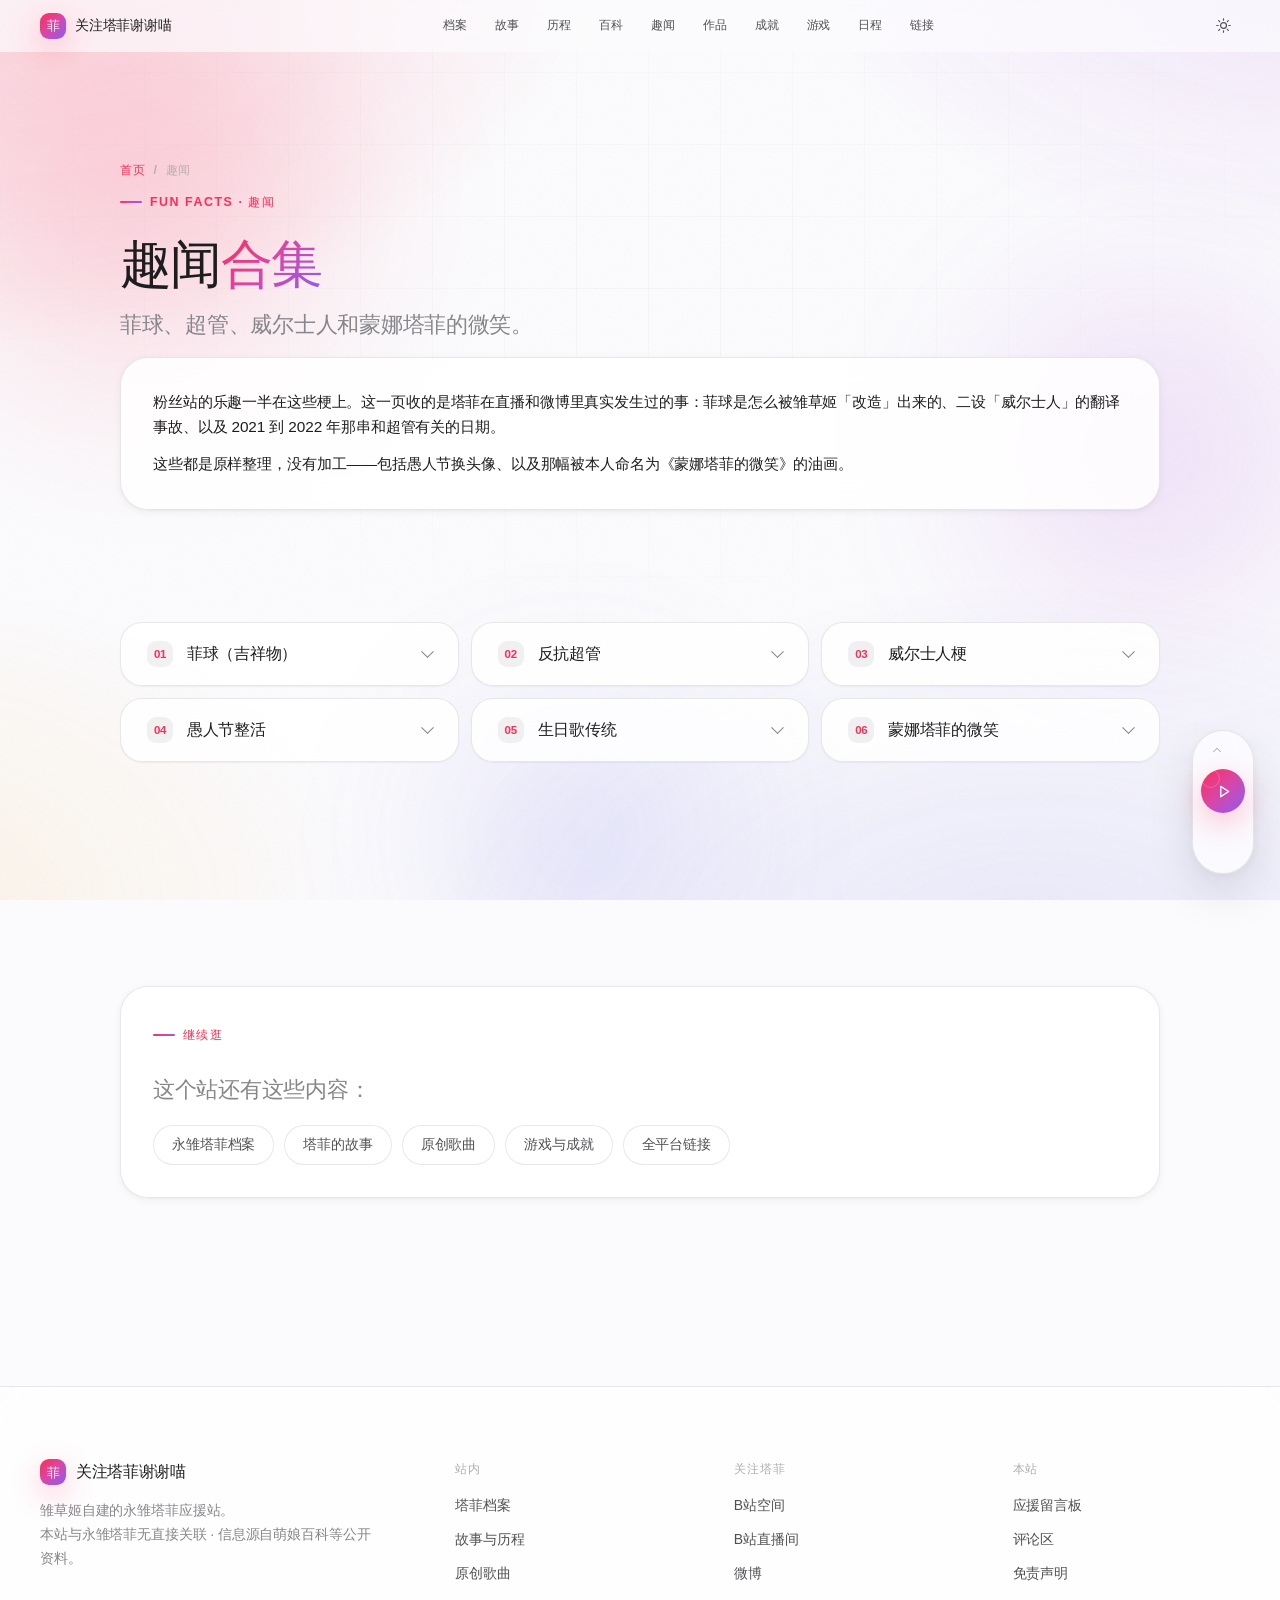
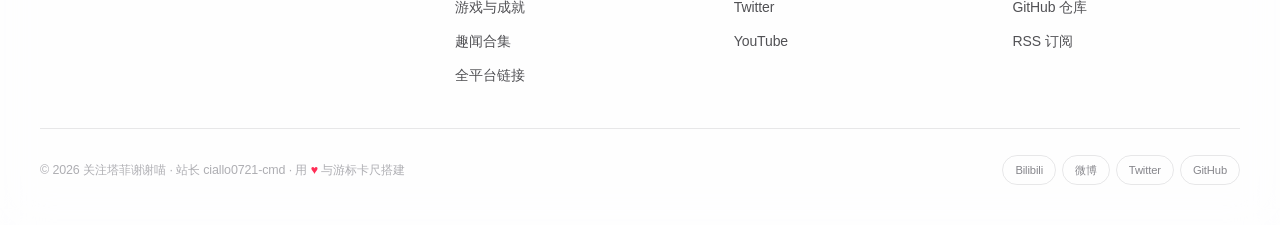
<file: trivia/index.html>
<!DOCTYPE html>
<html lang="zh-CN" data-theme="light">

<head>
    <meta charset="UTF-8" />
    <meta name="viewport" content="width=device-width, initial-scale=1.0, viewport-fit=cover" />
    <title>永雏塔菲趣闻与梗合集｜菲球·游标卡尺·蒙娜塔菲</title>
    <meta name="description" content="永雏塔菲的梗与趣闻合集：吉祥物菲球的来历与全称、和 B 站超管的战斗史、「威尔士人」二设怎么来的、历年愚人节整活、生日歌传统，以及《蒙娜塔菲的微笑》。" />
    <meta name="author" content="ciallo0721-cmd" />
    <link rel="canonical" href="https://xn--d6qr7hrtcb06avk0aljka.top/trivia/" />
    <meta name="robots" content="index,follow,max-image-preview:large,max-snippet:-1" />

    <meta property="og:type" content="article" />
    <meta property="og:site_name" content="关注塔菲谢谢喵 · 永雏塔菲粉丝站" />
    <meta property="og:title" content="永雏塔菲趣闻与梗合集｜菲球·游标卡尺·蒙娜塔菲" />
    <meta property="og:description" content="永雏塔菲的梗与趣闻合集：吉祥物菲球的来历与全称、和 B 站超管的战斗史、「威尔士人」二设怎么来的、历年愚人节整活、生日歌传统，以及《蒙娜塔菲的微笑》。" />
    <meta property="og:image" content="https://xn--d6qr7hrtcb06avk0aljka.top/cover.webp" />
    <meta property="og:url" content="https://xn--d6qr7hrtcb06avk0aljka.top/trivia/" />
    <meta property="og:locale" content="zh_CN" />
    <meta name="twitter:card" content="summary_large_image" />
    <meta name="twitter:title" content="永雏塔菲趣闻与梗合集｜菲球·游标卡尺·蒙娜塔菲" />
    <meta name="twitter:description" content="永雏塔菲的梗与趣闻合集：吉祥物菲球的来历与全称、和 B 站超管的战斗史、「威尔士人」二设怎么来的、历年愚人节整活、生日歌传统，以及《蒙娜塔菲的微笑》。" />
    <meta name="twitter:image" content="https://xn--d6qr7hrtcb06avk0aljka.top/cover.webp" />

    <meta name="theme-color" content="#fbfbfd" media="(prefers-color-scheme: light)" />
    <meta name="theme-color" content="#000000" media="(prefers-color-scheme: dark)" />

    <link rel="icon" href="../avatar.webp" type="image/webp" />
    <link rel="shortcut icon" href="../avatar.webp" type="image/webp" />
    <link rel="apple-touch-icon" href="../avatar.webp" />
    <link rel="manifest" href="../manifest.json" />
    <link rel="alternate" type="application/rss+xml" title="关注塔菲谢谢喵 · 永雏塔菲粉丝站" href="../feed.xml" />

    <link rel="preconnect" href="https://www.googletagmanager.com" />
    <link rel="stylesheet" href="../assets/style.css" />

    <script type="application/ld+json">
{
  "@context": "https://schema.org",
  "@graph": [
    {
      "@type": "WebPage",
      "@id": "https://xn--d6qr7hrtcb06avk0aljka.top/trivia/#webpage",
      "url": "https://xn--d6qr7hrtcb06avk0aljka.top/trivia/",
      "name": "永雏塔菲趣闻与梗合集｜菲球·游标卡尺·蒙娜塔菲",
      "description": "永雏塔菲的梗与趣闻合集：吉祥物菲球的来历与全称、和 B 站超管的战斗史、「威尔士人」二设怎么来的、历年愚人节整活、生日歌传统，以及《蒙娜塔菲的微笑》。",
      "isPartOf": {
        "@id": "https://xn--d6qr7hrtcb06avk0aljka.top/#website"
      },
      "inLanguage": "zh-CN",
      "datePublished": "2026-10-28",
      "dateModified": "2026-10-28",
      "primaryImageOfPage": {
        "@type": "ImageObject",
        "url": "https://xn--d6qr7hrtcb06avk0aljka.top/cover.webp"
      },
      "breadcrumb": {
        "@id": "https://xn--d6qr7hrtcb06avk0aljka.top/trivia/#breadcrumb"
      },
      "about": {
        "@id": "https://xn--d6qr7hrtcb06avk0aljka.top/#taffy"
      }
    },
    {
      "@type": "BreadcrumbList",
      "@id": "https://xn--d6qr7hrtcb06avk0aljka.top/trivia/#breadcrumb",
      "itemListElement": [
        {
          "@type": "ListItem",
          "position": 1,
          "name": "首页",
          "item": "https://xn--d6qr7hrtcb06avk0aljka.top/"
        },
        {
          "@type": "ListItem",
          "position": 2,
          "name": "趣闻"
        }
      ]
    },
    {
      "@type": "FAQPage",
      "@id": "https://xn--d6qr7hrtcb06avk0aljka.top/trivia/#faq",
      "isPartOf": {
        "@id": "https://xn--d6qr7hrtcb06avk0aljka.top/trivia/#webpage"
      },
      "mainEntity": [
        {
          "@type": "Question",
          "name": "菲球是什么？",
          "acceptedAnswer": {
            "@type": "Answer",
            "text": "永雏塔菲的吉祥物，全称「无敌的勇敢的性感的神秘的迷人的帅气的神奇的勤勉的强势的华丽的激情的可怕的漂亮的粉色王牌菲球」。由喵田弥夜 Miya 创作，2021 年 6 月首次出现，经命名投票定名「菲球」，本质是由雏草姬改造而来的毛绒玩具。"
          }
        },
        {
          "@type": "Question",
          "name": "「威尔士人」这个梗是怎么来的？",
          "acceptedAnswer": {
            "@type": "Answer",
            "text": "神乐七奈某次直播用了翻译机，把「塔菲酱是我自豪的女儿」生草翻译成了「女儿是自大的威尔士人」，从此塔菲就有了「威尔士人」这个二设。"
          }
        },
        {
          "@type": "Question",
          "name": "《蒙娜塔菲的微笑》是什么？",
          "acceptedAnswer": {
            "@type": "Answer",
            "text": "2024 年 3 月 31 日塔菲在微博展示的自画油画，取名《蒙娜塔菲的微笑》；同年 12 月 24 日圣诞直播又现场作画，命名为《2024 雪绒花下的笑哭誓约：雏草姬和塔菲的笑哭之夜》。"
          }
        },
        {
          "@type": "Question",
          "name": "永雏塔菲的生日歌是什么？",
          "acceptedAnswer": {
            "@type": "Answer",
            "text": "每当雏草姬过生日（或假装过生日），塔菲会吹着笛子唱「祝你生日快乐」，后来进化出第二版「对所有的烦恼说拜拜，对所有的快乐说嗨嗨」。恐怖游戏里也用来壮胆。"
          }
        }
      ]
    }
  ]
}
    </script>

    <script>
        (function () {
            document.documentElement.classList.add('js');
            try {
                var saved = localStorage.getItem('taffy-theme');
                var prefersDark = window.matchMedia('(prefers-color-scheme: dark)').matches;
                document.documentElement.setAttribute('data-theme', saved || (prefersDark ? 'dark' : 'light'));
            } catch (e) { }
        })();
    </script>

    <script async src="https://www.googletagmanager.com/gtag/js?id=G-CS8EP2CV6B"></script>
    <script>
        window.dataLayer = window.dataLayer || [];
        function gtag() { dataLayer.push(arguments); }
        gtag('js', new Date());
        gtag('config', 'G-CS8EP2CV6B');
    </script>
</head>

<body>
    <a class="skip-link" href="#main">跳到主要内容</a>

    <div class="bg-layer" aria-hidden="true">
        <div class="bg-mesh"></div>
        <div class="bg-grid"></div>
        <div class="bg-orb orb-1"></div>
        <div class="bg-orb orb-2"></div>
        <div class="bg-orb orb-3"></div>
        <div class="bg-noise"></div>
    </div>

    <div id="scroll-progress" aria-hidden="true"></div>

    <header class="nav" id="nav">
        <div class="nav__inner">
            <a class="nav__brand" href="../">
                <span class="nav__mark" aria-hidden="true">菲</span>
                <span>关注塔菲谢谢喵</span>
            </a>

            <nav class="nav__links" id="navLinks" aria-label="站内导航">
                <span class="nav__pill" id="navPill" aria-hidden="true"></span>
                <a href="/profile/">档案</a>
                <a href="/story/">故事</a>
                <a href="/story/">历程</a>
                <a href="/profile/">百科</a>
                <a href="#trivia">趣闻</a>
                <a href="/songs/">作品</a>
                <a href="/games/">成就</a>
                <a href="/games/">游戏</a>
                <a href="/">日程</a>
                <a href="/links/">链接</a>
            </nav>

            <div class="nav__tools">
                <button class="icon-btn" id="themeToggle" aria-label="切换深浅色模式" title="切换主题">
                    <svg viewBox="0 0 24 24" id="themeIcon" aria-hidden="true">
                        <circle cx="12" cy="12" r="4.2" />
                        <path d="M12 2.5v2M12 19.5v2M2.5 12h2M19.5 12h2M5.2 5.2l1.4 1.4M17.4 17.4l1.4 1.4M18.8 5.2l-1.4 1.4M6.6 17.4l-1.4 1.4" />
                    </svg>
                </button>
                <button class="nav__toggle" id="navToggle" aria-label="展开菜单" aria-expanded="false"
                    aria-controls="navSheet">
                    <span></span><span></span><span></span>
                </button>
            </div>
        </div>
    </header>

    <nav class="nav__sheet" id="navSheet" aria-label="移动端导航">
        <a href="/profile/">档案</a>
        <a href="/story/">故事</a>
        <a href="/story/">历程</a>
        <a href="/profile/">百科</a>
        <a href="#trivia">趣闻</a>
        <a href="/songs/">作品</a>
        <a href="/games/">成就</a>
        <a href="/games/">游戏</a>
        <a href="/">日程</a>
        <a href="/links/">链接</a>
    </nav>

    <main id="main">

        <section class="section page-hero" aria-labelledby="pageTitle">
            <div class="wrap">
                <nav class="page-crumb" aria-label="面包屑">
                    <a href="../">首页</a>
                    <span>/</span>
                    <span>趣闻</span>
                </nav>
                <p class="eyebrow">Fun Facts · 趣闻</p>
                <h1 class="page-h1" id="pageTitle">趣闻<b>合集</b></h1>
                <p class="sec-sub">菲球、超管、威尔士人和蒙娜塔菲的微笑。</p>
            </div>
        </section>

        <section class="section page-sec-tight">
            <div class="wrap">
                <div class="card card__pad page-intro" data-reveal>
                    <p>粉丝站的乐趣一半在这些梗上。这一页收的是塔菲在直播和微博里真实发生过的事：菲球是怎么被雏草姬「改造」出来的、二设「威尔士人」的翻译事故、以及 2021 到 2022 年那串和超管有关的日期。</p>
                    <p>这些都是原样整理，没有加工——包括愚人节换头像、以及那幅被本人命名为《蒙娜塔菲的微笑》的油画。</p>
                </div>
            </div>
        </section>

        <section class="section page-sec-tight" id="trivia">
            <div class="wrap">

                <div class="acc acc--cols" data-reveal>
                    <details class="acc__item">
                        <summary class="acc__head"><span class="acc__idx">01</span>菲球（吉祥物）</summary>
                        <div class="acc__body">
                            <p>全称「无敌的勇敢的性感的神秘的迷人的帅气的神奇的勤勉的强势的华丽的激情的可怕的漂亮的粉色王牌菲球」。</p>
                            <p>由喵田弥夜 Miya 创作，2021 年 6 月首次出现。命名投票确定「菲球」。</p>
                            <p>菲球是由<strong>雏草姬改造</strong>而来（很难说这是好事还是坏事），能说话、会移动、可能还会吃东西 —— 提问箱是主食，小作文是零嘴。本质是毛绒玩具，但塔菲研发出<strong>生命齿轮</strong>塞进去合成了菲球。</p>
                        </div>
                    </details>

                    <details class="acc__item">
                        <summary class="acc__head"><span class="acc__idx">02</span>反抗超管</summary>
                        <div class="acc__body">
                            <p>塔菲和 B 站超管的「战斗史」：</p>
                            <ul>
                                <li>2021.07.30 —— 首次被警告</li>
                                <li>2021.12.04 —— 直播「洗澡」被警告</li>
                                <li>2022.02.03 —— 播限免电影被拉闸，次日再播被<strong>封禁一天</strong></li>
                                <li>2022.02.22 —— 直播「睡觉」被警告</li>
                                <li>2022.04.01 —— 自称 B 站长公主被警告</li>
                                <li>2022.06.26 —— 周年回被超管拿下，气出本音</li>
                            </ul>
                        </div>
                    </details>

                    <details class="acc__item">
                        <summary class="acc__head"><span class="acc__idx">03</span>威尔士人梗</summary>
                        <div class="acc__body">
                            <p>神乐七奈某次直播用了翻译机，把「塔菲酱是我自豪的女儿」生草翻译成了<strong>「女儿是自大的威尔士人」</strong>，从此塔菲有了「威尔士人」这个二设。</p>
                        </div>
                    </details>

                    <details class="acc__item">
                        <summary class="acc__head"><span class="acc__idx">04</span>愚人节整活</summary>
                        <div class="acc__body">
                            <ul>
                                <li><strong>2022：</strong>换叔叔同款头像，「你所热爱的，就是你的生活。」</li>
                                <li><strong>2023：</strong>换成粉头发班尼特</li>
                                <li><strong>2024：</strong>放出「长大版小菲」，声称之前被黑衣组织注入变小药</li>
                            </ul>
                        </div>
                    </details>

                    <details class="acc__item">
                        <summary class="acc__head"><span class="acc__idx">05</span>生日歌传统</summary>
                        <div class="acc__body">
                            <p>塔菲直播时的<strong>王牌级音乐</strong>：每当雏草姬过生日（或假装过生日），塔菲会吹着笛子唱「祝你生日快乐……」，后来进化出第二版：「对所有的烦恼说拜拜，对所有的快乐说嗨嗨～」</p>
                            <p>恐怖游戏里也用来壮胆 —— 以毒攻毒。</p>
                        </div>
                    </details>

                    <details class="acc__item">
                        <summary class="acc__head"><span class="acc__idx">06</span>蒙娜塔菲的微笑</summary>
                        <div class="acc__body">
                            <p>2024 年 3 月 31 日，塔菲在微博展示自画油画，取名《蒙娜塔菲的微笑》。12 月 24 日圣诞直播又现场作画，命名为《2024 雪绒花下的笑哭誓约：雏草姬和塔菲的笑哭之夜》—— 真正的<strong>大画家</strong>。</p>
                        </div>
                    </details>
                </div>
            </div>
        </section>

        <section class="section">
            <div class="wrap">
                <div class="card card__pad" data-reveal>
                    <p class="eyebrow">继续逛</p>
                    <p class="sec-sub page-sub-tight">这个站还有这些内容：</p>
                    <div class="page-next">
                        <a href="/profile/">永雏塔菲档案</a>
                        <a href="/story/">塔菲的故事</a>
                        <a href="/songs/">原创歌曲</a>
                        <a href="/games/">游戏与成就</a>
                        <a href="/links/">全平台链接</a>
                    </div>
                </div>
            </div>
        </section>

    </main>

    <footer class="footer">
        <div class="wrap wrap--wide">
            <div class="footer__grid">
                <div>
                    <p class="footer__brand">
                        <span class="nav__mark" aria-hidden="true">菲</span>
                        关注塔菲谢谢喵
                    </p>
                    <p class="footer__note">
                        雏草姬自建的永雏塔菲应援站。<br />
                        本站与永雏塔菲无直接关联 · 信息源自萌娘百科等公开资料。
                    </p>
                </div>

                <div class="footer__col">
                    <h4>站内</h4>
                    <ul>
                        <li><a href="/profile/">塔菲档案</a></li>
                        <li><a href="/story/">故事与历程</a></li>
                        <li><a href="/songs/">原创歌曲</a></li>
                        <li><a href="/games/">游戏与成就</a></li>
                        <li><a href="/trivia/">趣闻合集</a></li>
                        <li><a href="/links/">全平台链接</a></li>
                    </ul>
                </div>

                <div class="footer__col">
                    <h4>关注塔菲</h4>
                    <ul>
                        <li><a href="https://space.bilibili.com/1265680561" target="_blank" rel="noopener">B站空间</a></li>
                        <li><a href="https://live.bilibili.com/22603245" target="_blank" rel="noopener">B站直播间</a></li>
                        <li><a href="https://weibo.com/7618923072" target="_blank" rel="noopener">微博</a></li>
                        <li><a href="https://twitter.com/AceTaffy812" target="_blank" rel="noopener">Twitter</a></li>
                        <li><a href="https://www.youtube.com/channel/UC-WTKBWDsp0PFcGmmuO7svg" target="_blank" rel="noopener">YouTube</a></li>
                    </ul>
                </div>

                <div class="footer__col">
                    <h4>本站</h4>
                    <ul>
                        <li><a href="/">应援留言板</a></li>
                        <li><a href="/">评论区</a></li>
                        <li><a href="/">免责声明</a></li>
                        <li><a href="https://github.com/ciallo0721-cmd/tf" target="_blank" rel="noopener">GitHub 仓库</a></li>
                        <li><a href="../feed.xml">RSS 订阅</a></li>
                    </ul>
                </div>
            </div>

            <div class="footer__bottom">
                <p>
                    © <span id="year">2026</span> 关注塔菲谢谢喵 · 站长 ciallo0721-cmd · 用
                    <span class="footer__heart" aria-hidden="true">♥</span> 与游标卡尺搭建
                </p>
                <div class="footer__platforms">
                    <a href="https://space.bilibili.com/1265680561" target="_blank" rel="noopener">Bilibili</a>
                    <a href="https://weibo.com/7618923072" target="_blank" rel="noopener">微博</a>
                    <a href="https://twitter.com/AceTaffy812" target="_blank" rel="noopener">Twitter</a>
                    <a href="https://github.com/ciallo0721-cmd/tf" target="_blank" rel="noopener">GitHub</a>
                </div>
            </div>
        </div>
    </footer>

    <!-- ================= Dock ================= -->
    <div class="dock">
        <div class="dock__group">
            <div class="audio-panel" id="audioPanel" role="dialog" aria-label="播放器">
                <p class="audio-panel__title">关注塔菲谢谢喵</p>
                <p class="audio-panel__sub">原创应援曲 · 播放中</p>
                <div class="audio-panel__times">
                    <span id="audio-current">0:00</span>
                    <span id="audio-duration">0:00</span>
                </div>
                <input type="range" class="rng" id="audio-seek" min="0" max="100" value="0" aria-label="播放进度" />
                <div class="audio-panel__row">
                    <svg viewBox="0 0 24 24" aria-hidden="true">
                        <path d="M5 9.5h3l4-3.5v12l-4-3.5H5z" />
                        <path d="M16.5 9a4 4 0 010 6" />
                    </svg>
                    <input type="range" class="rng" id="audio-volume" min="0" max="1" step="0.05" value="0.5" aria-label="音量" />
                </div>
            </div>

            <button class="dock__btn dock__btn--caret" id="audioCaret" aria-label="展开播放器" aria-expanded="false" title="播放器设置">
                <svg viewBox="0 0 24 24" aria-hidden="true">
                    <path d="M6 15l6-6 6 6" />
                </svg>
            </button>

            <button class="dock__btn dock__btn--brand" id="audio-btn" aria-label="播放或暂停背景音乐" title="播放 / 暂停">
                <svg viewBox="0 0 24 24" id="audioIcon" aria-hidden="true">
                    <path d="M8.5 5.5l10 6.5-10 6.5z" />
                </svg>
                <svg class="dock__ring" viewBox="0 0 44 44" aria-hidden="true">
                    <circle class="track" cx="22" cy="22" r="20.6" />
                    <circle class="fill" cx="22" cy="22" r="20.6" id="audioRing" />
                </svg>
            </button>

            <button class="dock__btn is-hidden" id="backToTop" aria-label="返回顶部" title="返回顶部">
                <svg viewBox="0 0 24 24" aria-hidden="true">
                    <path d="M12 19V5M6 11l6-6 6 6" />
                </svg>
            </button>
        </div>
    </div>



    <!-- ================= Lightbox ================= -->
    <div class="lightbox" id="lightbox" role="dialog" aria-modal="true" aria-label="图片查看" aria-hidden="true">
        <button class="lightbox__close" id="lightboxClose" aria-label="关闭">
            <svg viewBox="0 0 24 24" aria-hidden="true"><path d="M6 6l12 12M18 6L6 18" /></svg>
        </button>
        <img id="lightbox-img" alt="" />
        <p class="lightbox__cap" id="lightbox-cap"></p>
    </div>

    <audio id="bgm" loop preload="metadata">
        <source src="../gztfxxm.MP3" type="audio/mpeg" />
        您的浏览器不支持音频播放
    </audio>

    <script src="../assets/app.js" defer></script>
</body>

</html>
</file>
<file: assets/style.css>
/* ==========================================================================
   关注塔菲谢谢喵 · Design System
   --------------------------------------------------------------------------
   风格：Apple 式现代界面 —— 毛玻璃、大留白、Bento 网格、分段控件、流体排版
   架构：Tokens → Reset → Base → Layout → Components → Sections → Motion
         → Responsive → A11y
   ========================================================================== */

/* ==========================================================================
   1. DESIGN TOKENS
   ========================================================================== */

:root {
    /* ---- 品牌色（保留旧变量名，兼容历史内联样式） ---- */
    --pink: #f06292;
    --pink-light: #f8bbd0;
    --pink-dark: #c2185b;
    --purple: #9c27b0;

    /* ---- 强调色（Apple 色板） ---- */
    --accent: #ff2d55;
    --accent-strong: #e01a45;
    --accent-soft: #ff6482;
    --violet: #af52de;
    --indigo: #5e5ce6;
    --teal: #30b0c7;
    --amber: #ff9f0a;
    --green: #30d158;

    --brand-grad: linear-gradient(135deg, #ff2d55 0%, #d946a6 48%, #8b5cf6 100%);
    --brand-grad-soft: linear-gradient(135deg, #ffd0dc 0%, #f3d9ff 55%, #dbe4ff 100%);
    --mesh: radial-gradient(60% 55% at 12% 8%, rgba(255, 45, 85, .20), transparent 62%),
        radial-gradient(52% 48% at 88% 6%, rgba(175, 82, 222, .18), transparent 60%),
        radial-gradient(58% 52% at 72% 92%, rgba(94, 92, 230, .14), transparent 62%),
        radial-gradient(46% 44% at 8% 86%, rgba(255, 159, 10, .10), transparent 60%);

    /* ---- 中性色（浅色主题） ---- */
    --bg: #fbfbfd;
    --bg-2: #f5f5f7;
    --bg-inset: #f0f0f2;
    --elevated: #ffffff;
    --surface: rgba(255, 255, 255, .66);
    --surface-strong: rgba(255, 255, 255, .86);
    --card-bg: rgba(255, 255, 255, .86);
    --glass-nav: rgba(251, 251, 253, .72);
    --glass-dock: rgba(255, 255, 255, .70);

    --text: #1d1d1f;
    --text-2: #515154;
    --text-3: #86868b;
    --text-4: #aeaeb2;

    --hairline: rgba(0, 0, 0, .09);
    --hairline-soft: rgba(0, 0, 0, .055);
    --fill: rgba(120, 120, 128, .10);
    --fill-2: rgba(120, 120, 128, .06);

    /* ---- 阴影（分层，Apple 式柔和） ---- */
    --sh-xs: 0 1px 2px rgba(0, 0, 0, .04), 0 1px 1px rgba(0, 0, 0, .02);
    --sh-sm: 0 2px 8px rgba(16, 16, 24, .05), 0 1px 2px rgba(16, 16, 24, .04);
    --sh-md: 0 8px 24px rgba(16, 16, 24, .07), 0 2px 6px rgba(16, 16, 24, .04);
    --sh-lg: 0 20px 48px rgba(16, 16, 24, .10), 0 4px 12px rgba(16, 16, 24, .05);
    --sh-xl: 0 34px 80px rgba(16, 16, 24, .14), 0 8px 20px rgba(16, 16, 24, .06);
    --sh-brand: 0 10px 30px rgba(255, 45, 85, .28);
    --sh-brand-lg: 0 22px 56px rgba(255, 45, 85, .32);

    /* ---- 圆角 ---- */
    --r-xs: 8px;
    --r-sm: 12px;
    --r-md: 16px;
    --r-lg: 22px;
    --r-xl: 28px;
    --r-2xl: 36px;
    --r-pill: 980px;

    /* ---- 间距节奏（8pt 网格） ---- */
    --sp-1: 4px;
    --sp-2: 8px;
    --sp-3: 12px;
    --sp-4: 16px;
    --sp-5: 24px;
    --sp-6: 32px;
    --sp-7: 48px;
    --sp-8: 64px;
    --sp-9: 88px;
    --sp-10: 120px;

    /* ---- 字体 ---- */
    --font-sans: -apple-system, BlinkMacSystemFont, "SF Pro Display", "SF Pro Text",
        "Segoe UI Variable Display", "Segoe UI", "PingFang SC", "Hiragino Sans GB",
        "Microsoft YaHei UI", "Microsoft YaHei", "Noto Sans SC", Roboto, sans-serif;
    --font-mono: ui-monospace, "SF Mono", SFMono-Regular, "JetBrains Mono", Menlo,
        Consolas, "Cascadia Code", monospace;

    /* 流体排版 */
    --fs-display: clamp(2.05rem, 4.4vw, 3.5rem);
    --fs-h1: clamp(1.9rem, 4vw, 3.1rem);
    --fs-h2: clamp(1.6rem, 3.4vw, 2.6rem);
    --fs-h3: clamp(1.18rem, 2vw, 1.55rem);
    --fs-lead: clamp(1.05rem, 1.8vw, 1.4rem);
    --fs-body: clamp(.96rem, 1.05vw, 1.06rem);
    --fs-sm: .875rem;
    --fs-xs: .78rem;
    --fs-micro: .7rem;

    /* ---- 动效曲线 ---- */
    --ease-apple: cubic-bezier(.32, .72, 0, 1);
    --ease-out-expo: cubic-bezier(.16, 1, .3, 1);
    --ease-spring: cubic-bezier(.34, 1.56, .64, 1);
    --ease-inout: cubic-bezier(.65, 0, .35, 1);

    --dur-fast: 180ms;
    --dur: 320ms;
    --dur-slow: 620ms;
    --dur-reveal: 900ms;

    /* ---- 布局 ---- */
    --maxw: 1120px;
    --maxw-narrow: 720px;
    --maxw-wide: 1320px;
    --nav-h: 52px;
    --gutter: clamp(20px, 4vw, 40px);
    --section-py: clamp(56px, 9vw, 112px);

    /* ---- 层级 ---- */
    --z-bg: -1;
    --z-base: 1;
    --z-sticky: 100;
    --z-nav: 500;
    --z-dock: 600;
    --z-palette: 900;
    --z-lb: 1000;

    color-scheme: light;
}

/* ---- 深色主题 ---- */
:root[data-theme="dark"] {
    --bg: #000000;
    --bg-2: #0b0b0d;
    --bg-inset: #16161a;
    --elevated: #1c1c1e;
    --surface: rgba(28, 28, 30, .62);
    --surface-strong: rgba(30, 30, 33, .88);
    --card-bg: rgba(30, 30, 33, .82);
    --glass-nav: rgba(10, 10, 12, .70);
    --glass-dock: rgba(30, 30, 33, .74);

    --text: #f5f5f7;
    --text-2: #c7c7cc;
    --text-3: #98989d;
    --text-4: #6e6e73;

    --hairline: rgba(255, 255, 255, .12);
    --hairline-soft: rgba(255, 255, 255, .07);
    --fill: rgba(120, 120, 128, .24);
    --fill-2: rgba(120, 120, 128, .14);

    --pink-light: #ff8fb1;
    --pink-dark: #ff6b95;

    --mesh: radial-gradient(60% 55% at 12% 8%, rgba(255, 45, 85, .26), transparent 62%),
        radial-gradient(52% 48% at 88% 6%, rgba(175, 82, 222, .24), transparent 60%),
        radial-gradient(58% 52% at 72% 92%, rgba(94, 92, 230, .20), transparent 62%),
        radial-gradient(46% 44% at 8% 86%, rgba(48, 176, 199, .14), transparent 60%);

    --sh-xs: 0 1px 2px rgba(0, 0, 0, .5);
    --sh-sm: 0 2px 10px rgba(0, 0, 0, .5);
    --sh-md: 0 10px 28px rgba(0, 0, 0, .55);
    --sh-lg: 0 24px 56px rgba(0, 0, 0, .6);
    --sh-xl: 0 40px 90px rgba(0, 0, 0, .68);
    --sh-brand: 0 10px 32px rgba(255, 45, 85, .34);
    --sh-brand-lg: 0 24px 60px rgba(255, 45, 85, .38);

    color-scheme: dark;
}

/* ==========================================================================
   2. RESET & BASE
   ========================================================================== */

*,
*::before,
*::after {
    box-sizing: border-box;
    margin: 0;
    padding: 0;
}

html {
    -webkit-text-size-adjust: 100%;
    scroll-behavior: smooth;
    scroll-padding-top: calc(var(--nav-h) + 28px);
}

body {
    font-family: var(--font-sans);
    font-size: var(--fs-body);
    line-height: 1.62;
    color: var(--text);
    background: var(--bg);
    overflow-x: hidden;
    -webkit-font-smoothing: antialiased;
    -moz-osx-font-smoothing: grayscale;
    text-rendering: optimizeLegibility;
    font-synthesis-weight: none;
    letter-spacing: -.008em;
    transition: background-color var(--dur) var(--ease-apple),
        color var(--dur) var(--ease-apple);
}

img,
svg,
video {
    display: block;
    max-width: 100%;
    height: auto;
}

a {
    color: var(--accent);
    text-decoration: none;
    transition: color var(--dur-fast) var(--ease-apple), opacity var(--dur-fast);
}

a:hover {
    color: var(--accent-strong);
}

button,
input,
select,
textarea {
    font: inherit;
    color: inherit;
}

button {
    background: none;
    border: 0;
    cursor: pointer;
    -webkit-tap-highlight-color: transparent;
}

ul,
ol {
    list-style: none;
}

table {
    border-collapse: collapse;
    border-spacing: 0;
    width: 100%;
}

::selection {
    background: rgba(255, 45, 85, .22);
    color: var(--text);
}

:focus-visible {
    outline: 2.5px solid var(--accent);
    outline-offset: 3px;
    border-radius: var(--r-xs);
}

/* 滚动条（Apple 式细条） */
::-webkit-scrollbar {
    width: 12px;
    height: 12px;
}

::-webkit-scrollbar-track {
    background: transparent;
}

::-webkit-scrollbar-thumb {
    background: rgba(120, 120, 128, .34);
    border: 3.5px solid transparent;
    border-radius: var(--r-pill);
    background-clip: content-box;
}

::-webkit-scrollbar-thumb:hover {
    background: rgba(120, 120, 128, .55);
    background-clip: content-box;
    border: 3.5px solid transparent;
}

.sr-only {
    position: absolute;
    width: 1px;
    height: 1px;
    padding: 0;
    margin: -1px;
    overflow: hidden;
    clip: rect(0 0 0 0);
    white-space: nowrap;
    border: 0;
}

.skip-link {
    position: absolute;
    top: -100px;
    left: 16px;
    z-index: 9999;
    padding: 12px 22px;
    background: var(--text);
    color: var(--bg);
    border-radius: var(--r-pill);
    font-size: var(--fs-sm);
    font-weight: 600;
    transition: top var(--dur) var(--ease-apple);
}

.skip-link:focus {
    top: 14px;
    color: var(--bg);
}

/* ==========================================================================
   3. 背景层：极光网格 + 噪点 + 悬浮光球
   ========================================================================== */

.bg-layer {
    position: fixed;
    inset: 0;
    z-index: var(--z-bg);
    pointer-events: none;
    overflow: hidden;
}

.bg-mesh {
    position: absolute;
    inset: -20%;
    background: var(--mesh);
    filter: blur(20px);
    opacity: .9;
    animation: meshDrift 34s var(--ease-inout) infinite alternate;
}

@keyframes meshDrift {
    0% {
        transform: translate3d(0, 0, 0) scale(1);
    }

    50% {
        transform: translate3d(2%, -2.5%, 0) scale(1.06);
    }

    100% {
        transform: translate3d(-2.5%, 2%, 0) scale(1.03);
    }
}

.bg-grid {
    position: absolute;
    inset: 0;
    background-image: linear-gradient(var(--hairline-soft) 1px, transparent 1px),
        linear-gradient(90deg, var(--hairline-soft) 1px, transparent 1px);
    background-size: 72px 72px;
    mask-image: radial-gradient(70% 60% at 50% 30%, #000 0%, transparent 78%);
    -webkit-mask-image: radial-gradient(70% 60% at 50% 30%, #000 0%, transparent 78%);
    opacity: .55;
}

.bg-noise {
    position: absolute;
    inset: 0;
    opacity: .028;
    background-image: url("data:image/svg+xml,%3Csvg xmlns='http://www.w3.org/2000/svg' width='160' height='160'%3E%3Cfilter id='n'%3E%3CfeTurbulence type='fractalNoise' baseFrequency='.85' numOctaves='3'/%3E%3C/filter%3E%3Crect width='160' height='160' filter='url(%23n)'/%3E%3C/svg%3E");
}

:root[data-theme="dark"] .bg-noise {
    opacity: .045;
}

.bg-orb {
    position: absolute;
    border-radius: 50%;
    filter: blur(70px);
    opacity: .5;
    will-change: transform;
}

.orb-1 {
    width: 46vw;
    height: 46vw;
    left: -12vw;
    top: -8vw;
    background: radial-gradient(circle, rgba(255, 45, 85, .42), transparent 68%);
    animation: orbFloat1 22s var(--ease-inout) infinite alternate;
}

.orb-2 {
    width: 40vw;
    height: 40vw;
    right: -10vw;
    top: 22vh;
    background: radial-gradient(circle, rgba(175, 82, 222, .38), transparent 68%);
    animation: orbFloat2 26s var(--ease-inout) infinite alternate;
}

.orb-3 {
    width: 34vw;
    height: 34vw;
    left: 28vw;
    bottom: -12vw;
    background: radial-gradient(circle, rgba(94, 92, 230, .30), transparent 68%);
    animation: orbFloat3 30s var(--ease-inout) infinite alternate;
}

@keyframes orbFloat1 {
    to {
        transform: translate3d(6vw, 5vh, 0) scale(1.12);
    }
}

@keyframes orbFloat2 {
    to {
        transform: translate3d(-7vw, 8vh, 0) scale(1.08);
    }
}

@keyframes orbFloat3 {
    to {
        transform: translate3d(4vw, -6vh, 0) scale(1.14);
    }
}

/* ==========================================================================
   4. 布局工具
   ========================================================================== */

.wrap {
    width: 100%;
    max-width: var(--maxw);
    margin-inline: auto;
    padding-inline: var(--gutter);
}

.wrap--wide {
    max-width: var(--maxw-wide);
}

.wrap--narrow {
    max-width: var(--maxw-narrow);
}

.section {
    padding-block: var(--section-py);
    position: relative;
}

.section--tight {
    padding-block: clamp(36px, 5vw, 64px);
}

.stack-5 > * + * {
    margin-top: var(--sp-5);
}

/* ---- 章节标题组 ---- */
.sec-head {
    margin-bottom: clamp(28px, 4vw, 52px);
    max-width: 760px;
}

.sec-head--center {
    margin-inline: auto;
    text-align: center;
}

.eyebrow {
    display: inline-flex;
    align-items: center;
    gap: 8px;
    font-size: var(--fs-xs);
    font-weight: 600;
    letter-spacing: .12em;
    text-transform: uppercase;
    color: var(--accent);
    margin-bottom: 14px;
}

.eyebrow::before {
    content: "";
    width: 22px;
    height: 2px;
    border-radius: 2px;
    background: var(--brand-grad);
}

.sec-head--center .eyebrow::before {
    display: none;
}

.sec-title {
    font-size: var(--fs-h2);
    font-weight: 700;
    line-height: 1.12;
    letter-spacing: -.028em;
    color: var(--text);
}

.sec-title em {
    font-style: normal;
    background: var(--brand-grad);
    -webkit-background-clip: text;
    background-clip: text;
    -webkit-text-fill-color: transparent;
}

.sec-sub {
    margin-top: 14px;
    font-size: var(--fs-lead);
    line-height: 1.5;
    color: var(--text-3);
    letter-spacing: -.012em;
}

/* ==========================================================================
   5. 毛玻璃 / 玻璃卡片基类
   ========================================================================== */

.glass {
    background: var(--surface);
    -webkit-backdrop-filter: saturate(180%) blur(24px);
    backdrop-filter: saturate(180%) blur(24px);
    border: 1px solid var(--hairline);
    border-radius: var(--r-xl);
}

.card {
    position: relative;
    background: var(--card-bg);
    -webkit-backdrop-filter: saturate(180%) blur(20px);
    backdrop-filter: saturate(180%) blur(20px);
    border: 1px solid var(--hairline);
    border-radius: var(--r-xl);
    box-shadow: var(--sh-sm);
    transition: transform var(--dur) var(--ease-apple),
        box-shadow var(--dur) var(--ease-apple),
        border-color var(--dur) var(--ease-apple);
}

.card--hover:hover {
    transform: translateY(-4px);
    box-shadow: var(--sh-lg);
    border-color: rgba(255, 45, 85, .28);
}

.card__pad {
    padding: clamp(20px, 2.6vw, 32px);
}

/* 高光描边（Apple 卡片常见的顶部内发光） */
.sheen::after {
    content: "";
    position: absolute;
    inset: 0;
    border-radius: inherit;
    background: linear-gradient(180deg, rgba(255, 255, 255, .50), transparent 42%);
    opacity: .55;
    pointer-events: none;
    mix-blend-mode: overlay;
}

:root[data-theme="dark"] .sheen::after {
    background: linear-gradient(180deg, rgba(255, 255, 255, .10), transparent 42%);
    opacity: .8;
}

/* ==========================================================================
   6. 滚动进度条
   ========================================================================== */

#scroll-progress {
    position: fixed;
    top: 0;
    left: 0;
    height: 2.5px;
    width: 0;
    background: var(--brand-grad);
    z-index: 9999;
    border-radius: 0 2px 2px 0;
    box-shadow: 0 0 12px rgba(255, 45, 85, .6);
    transition: width 90ms linear;
    pointer-events: none;
}

/* ==========================================================================
   7. 全局导航
   ========================================================================== */

.nav {
    position: fixed;
    top: 0;
    left: 0;
    right: 0;
    z-index: var(--z-nav);
    height: var(--nav-h);
    display: flex;
    align-items: center;
    background: var(--glass-nav);
    -webkit-backdrop-filter: saturate(180%) blur(24px);
    backdrop-filter: saturate(180%) blur(24px);
    border-bottom: 1px solid transparent;
    transition: height var(--dur) var(--ease-apple),
        border-color var(--dur) var(--ease-apple),
        box-shadow var(--dur) var(--ease-apple);
}

.nav.is-stuck {
    border-bottom-color: var(--hairline);
    box-shadow: 0 1px 20px rgba(16, 16, 24, .05);
}

.nav__inner {
    width: 100%;
    max-width: var(--maxw-wide);
    margin-inline: auto;
    padding-inline: var(--gutter);
    display: flex;
    align-items: center;
    gap: 18px;
}

.nav__brand {
    display: flex;
    align-items: center;
    gap: 9px;
    font-size: var(--fs-sm);
    font-weight: 600;
    letter-spacing: -.015em;
    color: var(--text);
    flex-shrink: 0;
}

.nav__brand:hover {
    color: var(--text);
}

.nav__mark {
    width: 26px;
    height: 26px;
    border-radius: 9px;
    background: var(--brand-grad);
    display: grid;
    place-items: center;
    color: #fff;
    font-size: 13px;
    font-weight: 700;
    box-shadow: var(--sh-brand);
    flex-shrink: 0;
}

.nav__links {
    position: relative;
    display: flex;
    align-items: center;
    gap: 2px;
    margin-inline: auto;
    overflow-x: auto;
    scrollbar-width: none;
    -ms-overflow-style: none;
}

.nav__links::-webkit-scrollbar {
    display: none;
}

.nav__links a {
    position: relative;
    z-index: 1;
    display: block;
    padding: 7px 13px;
    font-size: var(--fs-xs);
    font-weight: 500;
    letter-spacing: -.005em;
    white-space: nowrap;
    color: var(--text-2);
    border-radius: var(--r-pill);
    transition: color var(--dur-fast) var(--ease-apple);
}

.nav__links a:hover {
    color: var(--text);
    background: var(--fill-2);
}

.nav__links a.is-active {
    color: var(--text);
    font-weight: 600;
}

/* 滑动药丸指示器 */
.nav__pill {
    position: absolute;
    top: 0;
    left: 0;
    width: 0;
    height: 0;
    background: var(--fill);
    border-radius: var(--r-pill);
    transition: transform var(--dur) var(--ease-out-expo),
        width var(--dur) var(--ease-out-expo),
        height var(--dur) var(--ease-out-expo),
        opacity var(--dur) var(--ease-apple);
    opacity: 0;
    z-index: 0;
    pointer-events: none;
}

.nav__pill.is-ready {
    opacity: 1;
}

.nav__tools {
    display: flex;
    align-items: center;
    gap: 6px;
    flex-shrink: 0;
}

.icon-btn {
    width: 34px;
    height: 34px;
    display: grid;
    place-items: center;
    border-radius: var(--r-pill);
    color: var(--text-2);
    background: transparent;
    border: 1px solid transparent;
    transition: all var(--dur-fast) var(--ease-apple);
    flex-shrink: 0;
}

.icon-btn:hover {
    color: var(--text);
    background: var(--fill);
}

.icon-btn svg {
    width: 17px;
    height: 17px;
    fill: none;
    stroke: currentColor;
    stroke-width: 1.7;
    stroke-linecap: round;
    stroke-linejoin: round;
}

/* 搜索触发按钮（Apple 式） */
.nav__search {
    display: flex;
    align-items: center;
    gap: 8px;
    height: 34px;
    padding: 0 8px 0 11px;
    border-radius: var(--r-pill);
    background: var(--fill-2);
    border: 1px solid var(--hairline-soft);
    color: var(--text-3);
    font-size: var(--fs-xs);
    transition: all var(--dur-fast) var(--ease-apple);
}

.nav__search:hover {
    background: var(--fill);
    color: var(--text-2);
    border-color: var(--hairline);
}

.nav__search svg {
    width: 15px;
    height: 15px;
    fill: none;
    stroke: currentColor;
    stroke-width: 1.9;
    stroke-linecap: round;
}

.nav__search kbd {
    font-family: var(--font-sans);
    font-size: 10.5px;
    font-weight: 600;
    color: var(--text-3);
    background: var(--surface-strong);
    border: 1px solid var(--hairline);
    border-radius: 6px;
    padding: 2px 5px;
    line-height: 1.3;
}

.nav__toggle {
    display: none;
    width: 34px;
    height: 34px;
    place-items: center;
    border-radius: var(--r-pill);
    color: var(--text);
}

.nav__toggle span {
    display: block;
    width: 17px;
    height: 1.7px;
    margin: 3.5px auto;
    background: currentColor;
    border-radius: 2px;
    transition: transform var(--dur) var(--ease-apple), opacity var(--dur-fast);
}

.nav__toggle.is-open span:nth-child(1) {
    transform: translateY(5.2px) rotate(45deg);
}

.nav__toggle.is-open span:nth-child(2) {
    opacity: 0;
}

.nav__toggle.is-open span:nth-child(3) {
    transform: translateY(-5.2px) rotate(-45deg);
}

/* 移动端抽屉 */
.nav__sheet {
    position: fixed;
    top: var(--nav-h);
    left: 0;
    right: 0;
    z-index: calc(var(--z-nav) - 1);
    background: var(--glass-nav);
    -webkit-backdrop-filter: saturate(180%) blur(28px);
    backdrop-filter: saturate(180%) blur(28px);
    border-bottom: 1px solid var(--hairline);
    padding: 10px var(--gutter) 22px;
    display: grid;
    gap: 2px;
    transform: translateY(-14px);
    opacity: 0;
    pointer-events: none;
    transition: opacity var(--dur) var(--ease-apple),
        transform var(--dur) var(--ease-apple);
    max-height: calc(100vh - var(--nav-h));
    overflow-y: auto;
}

.nav__sheet.is-open {
    opacity: 1;
    transform: none;
    pointer-events: auto;
}

.nav__sheet a {
    display: flex;
    align-items: center;
    justify-content: space-between;
    padding: 13px 4px;
    font-size: 1rem;
    font-weight: 500;
    color: var(--text);
    border-bottom: 1px solid var(--hairline-soft);
}

.nav__sheet a::after {
    content: "";
    width: 7px;
    height: 7px;
    border-top: 1.6px solid var(--text-4);
    border-right: 1.6px solid var(--text-4);
    transform: rotate(45deg);
}

.nav__sheet a:last-child {
    border-bottom: 0;
}

/* ==========================================================================
   8. HERO
   ========================================================================== */

.hero {
    position: relative;
    min-height: 100svh;
    display: grid;
    align-content: center;
    justify-items: center;
    padding: calc(var(--nav-h) + clamp(56px, 9vh, 108px)) var(--gutter) clamp(72px, 9vh, 96px);
    text-align: center;
    overflow: hidden;
}

.hero__inner {
    max-width: 900px;
    display: grid;
    justify-items: center;
}

.hero__badge {
    display: inline-flex;
    align-items: center;
    gap: 8px;
    padding: 6px 14px 6px 8px;
    border-radius: var(--r-pill);
    background: var(--surface-strong);
    -webkit-backdrop-filter: blur(20px);
    backdrop-filter: blur(20px);
    border: 1px solid var(--hairline);
    box-shadow: var(--sh-xs);
    font-size: var(--fs-xs);
    font-weight: 500;
    color: var(--text-2);
    margin-bottom: 26px;
}

.hero__badge b {
    display: inline-grid;
    place-items: center;
    padding: 2px 8px;
    border-radius: var(--r-pill);
    background: var(--brand-grad);
    color: #fff;
    font-size: 10.5px;
    font-weight: 700;
    letter-spacing: .02em;
}

.hero__badge i {
    width: 7px;
    height: 7px;
    border-radius: 50%;
    background: var(--green);
    box-shadow: 0 0 0 3px rgba(48, 209, 88, .2);
    animation: livePulse 2.4s var(--ease-inout) infinite;
}

@keyframes livePulse {

    0%,
    100% {
        box-shadow: 0 0 0 3px rgba(48, 209, 88, .2);
    }

    50% {
        box-shadow: 0 0 0 7px rgba(48, 209, 88, .04);
    }
}

.hero__title {
    font-size: var(--fs-display);
    font-weight: 700;
    line-height: 1.06;
    letter-spacing: -.03em;
    color: var(--text);
    text-wrap: balance;
}

/* 名字后半段用品牌渐变点缀 —— 只点缀，不铺满 */
.hero__title em {
    font-style: normal;
    display: inline-block;
    padding-bottom: .06em;
    margin-bottom: -.06em;
    background: var(--brand-grad);
    -webkit-background-clip: text;
    background-clip: text;
    -webkit-text-fill-color: transparent;
}

.hero__title span {
    display: block;
    font-size: .42em;
    font-weight: 600;
    letter-spacing: .3em;
    text-indent: .3em;
    color: var(--text-3);
    -webkit-text-fill-color: var(--text-3);
    margin-top: .38em;
    text-transform: uppercase;
}

.hero__lead {
    margin-top: 24px;
    font-size: var(--fs-lead);
    line-height: 1.55;
    color: var(--text-2);
    max-width: 600px;
    letter-spacing: -.014em;
    text-wrap: pretty;
}

.hero__lead em {
    font-style: normal;
    color: var(--text);
    font-weight: 600;
}

.hero__actions {
    display: flex;
    flex-wrap: wrap;
    gap: 12px;
    justify-content: center;
    margin-top: 34px;
}

.hero__art {
    position: relative;
    margin-top: clamp(32px, 4.6vw, 52px);
    width: min(820px, 92vw);
    border-radius: var(--r-2xl);
    overflow: hidden;
    box-shadow: var(--sh-xl);
    border: 1px solid var(--hairline);
    background: var(--bg-2);
    aspect-ratio: 16 / 9;
    will-change: transform;
}

.hero__art img {
    width: 100%;
    height: 100%;
    object-fit: cover;
    transform: scale(1.02);
    transition: transform 1.2s var(--ease-apple);
}

.hero__art:hover img {
    transform: scale(1.06);
}

.hero__art::after {
    content: "";
    position: absolute;
    inset: 0;
    background: linear-gradient(180deg, transparent 45%, rgba(0, 0, 0, .34));
    pointer-events: none;
}

.hero__art figcaption {
    position: absolute;
    left: 22px;
    bottom: 18px;
    z-index: 1;
    color: #fff;
    font-size: var(--fs-sm);
    font-weight: 600;
    letter-spacing: -.01em;
    text-shadow: 0 1px 8px rgba(0, 0, 0, .4);
}

.hero__art figcaption small {
    display: block;
    font-weight: 400;
    opacity: .78;
    font-size: var(--fs-xs);
    margin-top: 2px;
}

.hero__scroll {
    position: absolute;
    left: 50%;
    bottom: 22px;
    transform: translateX(-50%);
    display: grid;
    justify-items: center;
    gap: 7px;
    font-size: var(--fs-micro);
    letter-spacing: .16em;
    text-transform: uppercase;
    color: var(--text-4);
    font-weight: 600;
}

.hero__scroll i {
    width: 1.4px;
    height: 30px;
    background: linear-gradient(180deg, var(--text-4), transparent);
    border-radius: 2px;
    animation: scrollHint 2.2s var(--ease-inout) infinite;
    transform-origin: top;
}

@keyframes scrollHint {
    0% {
        transform: scaleY(.2);
        opacity: 0;
    }

    40% {
        opacity: 1;
    }

    100% {
        transform: scaleY(1);
        opacity: 0;
    }
}

/* ---- 按钮 ---- */
.btn {
    display: inline-flex;
    align-items: center;
    justify-content: center;
    gap: 8px;
    height: 46px;
    padding: 0 24px;
    border-radius: var(--r-pill);
    font-size: .94rem;
    font-weight: 600;
    letter-spacing: -.012em;
    border: 1px solid transparent;
    transition: transform var(--dur-fast) var(--ease-apple),
        box-shadow var(--dur) var(--ease-apple),
        background var(--dur-fast) var(--ease-apple),
        color var(--dur-fast);
    white-space: nowrap;
}

.btn svg {
    width: 17px;
    height: 17px;
    fill: none;
    stroke: currentColor;
    stroke-width: 1.9;
    stroke-linecap: round;
    stroke-linejoin: round;
}

.btn--primary {
    background: var(--accent);
    color: #fff;
    box-shadow: var(--sh-brand);
}

.btn--primary:hover {
    color: #fff;
    background: var(--accent-strong);
    transform: translateY(-2px);
    box-shadow: var(--sh-brand-lg);
}

.btn--ghost {
    background: var(--surface-strong);
    color: var(--text);
    border-color: var(--hairline);
    -webkit-backdrop-filter: blur(18px);
    backdrop-filter: blur(18px);
    box-shadow: var(--sh-xs);
}

.btn--ghost:hover {
    color: var(--text);
    transform: translateY(-2px);
    box-shadow: var(--sh-md);
    border-color: rgba(255, 45, 85, .3);
}

.btn--sm {
    height: 38px;
    padding: 0 17px;
    font-size: var(--fs-sm);
}

.btn:active {
    transform: scale(.975);
}

/* ==========================================================================
   9. 数据条（Hero 下方）
   ========================================================================== */

.stat-strip {
    display: grid;
    grid-template-columns: repeat(4, 1fr);
    gap: 1px;
    background: var(--hairline-soft);
    border: 1px solid var(--hairline);
    border-radius: var(--r-xl);
    overflow: hidden;
    -webkit-backdrop-filter: blur(20px);
    backdrop-filter: blur(20px);
    box-shadow: var(--sh-sm);
}

.stat-strip__item {
    background: var(--surface-strong);
    padding: clamp(18px, 2.4vw, 30px) clamp(12px, 1.8vw, 22px);
    text-align: center;
}

.stat-strip__num {
    font-size: clamp(1.5rem, 3vw, 2.4rem);
    font-weight: 700;
    letter-spacing: -.04em;
    line-height: 1;
    background: var(--brand-grad);
    -webkit-background-clip: text;
    background-clip: text;
    -webkit-text-fill-color: transparent;
    display: block;
    font-variant-numeric: tabular-nums;
}

.stat-strip__num sup {
    font-size: .5em;
    top: -.7em;
    -webkit-text-fill-color: var(--text-3);
}

.stat-strip__label {
    margin-top: 9px;
    font-size: var(--fs-xs);
    color: var(--text-3);
    letter-spacing: -.005em;
}

/* ==========================================================================
   10. BENTO 网格
   ========================================================================== */

.bento {
    display: grid;
    grid-template-columns: repeat(6, 1fr);
    gap: clamp(12px, 1.6vw, 18px);
}

.bento__cell {
    position: relative;
    overflow: hidden;
    border-radius: var(--r-xl);
    background: var(--card-bg);
    -webkit-backdrop-filter: saturate(180%) blur(20px);
    backdrop-filter: saturate(180%) blur(20px);
    border: 1px solid var(--hairline);
    box-shadow: var(--sh-sm);
    padding: clamp(20px, 2.4vw, 30px);
    display: flex;
    flex-direction: column;
    justify-content: flex-end;
    min-height: 190px;
    transition: transform var(--dur) var(--ease-apple),
        box-shadow var(--dur) var(--ease-apple),
        border-color var(--dur) var(--ease-apple);
}

.bento__cell:hover {
    transform: translateY(-4px);
    box-shadow: var(--sh-lg);
    border-color: rgba(255, 45, 85, .25);
}

.bento__cell--2 {
    grid-column: span 2;
}

.bento__cell--3 {
    grid-column: span 3;
}

.bento__cell--4 {
    grid-column: span 4;
}

.bento__cell--6 {
    grid-column: span 6;
}

.bento__cell--media {
    padding: 0;
    justify-content: flex-end;
    min-height: 280px;
}

.bento__cell--media img {
    position: absolute;
    inset: 0;
    width: 100%;
    height: 100%;
    object-fit: cover;
    transition: transform 1s var(--ease-apple);
}

.bento__cell--media:hover img {
    transform: scale(1.05);
}

.bento__cell--media::before {
    content: "";
    position: absolute;
    inset: 0;
    z-index: 1;
    background: linear-gradient(180deg, transparent 30%, rgba(0, 0, 0, .62));
}

.bento__body {
    position: relative;
    z-index: 2;
    padding: clamp(20px, 2.4vw, 30px);
}

.bento__cell--media .bento__body {
    color: #fff;
}

.bento__cell--media .bento__body p {
    color: rgba(255, 255, 255, .82);
}

.bento__icon {
    width: 34px;
    height: 34px;
    border-radius: 11px;
    display: grid;
    place-items: center;
    background: var(--fill);
    color: var(--accent);
    margin-bottom: auto;
    flex-shrink: 0;
}

.bento__icon svg {
    width: 17px;
    height: 17px;
    fill: none;
    stroke: currentColor;
    stroke-width: 1.8;
    stroke-linecap: round;
    stroke-linejoin: round;
}

.bento__label {
    font-size: var(--fs-xs);
    font-weight: 600;
    color: var(--text-3);
    letter-spacing: .04em;
    text-transform: uppercase;
    margin-bottom: 8px;
}

.bento__cell--media .bento__label {
    color: rgba(255, 255, 255, .7);
}

.bento__value {
    font-size: clamp(1.05rem, 1.6vw, 1.35rem);
    font-weight: 650;
    line-height: 1.3;
    letter-spacing: -.022em;
    color: var(--text);
}

.bento__cell--media .bento__value {
    color: #fff;
}

.bento__value--xl {
    font-size: clamp(2rem, 4.4vw, 3.2rem);
    font-weight: 750;
    letter-spacing: -.045em;
    line-height: 1;
    font-variant-numeric: tabular-nums;
    background: var(--brand-grad);
    -webkit-background-clip: text;
    background-clip: text;
    -webkit-text-fill-color: transparent;
}

.bento__desc {
    margin-top: 9px;
    font-size: var(--fs-sm);
    color: var(--text-3);
    line-height: 1.6;
}

/* ==========================================================================
   11. 规格列表（档案）
   ========================================================================== */

.spec {
    display: grid;
    grid-template-columns: 220px 1fr;
    gap: clamp(24px, 4vw, 56px);
    align-items: start;
}

.spec__aside {
    position: sticky;
    top: calc(var(--nav-h) + 26px);
}

.spec__avatar {
    position: relative;
    width: 100%;
    aspect-ratio: 1;
    border-radius: var(--r-2xl);
    overflow: hidden;
    box-shadow: var(--sh-lg);
    border: 1px solid var(--hairline);
    background: var(--bg-2);
    cursor: zoom-in;
}

.spec__avatar img {
    width: 100%;
    height: 100%;
    object-fit: cover;
    transition: transform 1s var(--ease-apple);
}

.spec__avatar:hover img {
    transform: scale(1.06);
}

.spec__name {
    margin-top: 20px;
    font-size: var(--fs-h3);
    font-weight: 700;
    letter-spacing: -.03em;
    line-height: 1.2;
}

.spec__name span {
    display: block;
    font-size: var(--fs-sm);
    font-weight: 500;
    color: var(--text-3);
    letter-spacing: .02em;
    margin-top: 4px;
}

.spec__alias {
    margin-top: 12px;
    display: flex;
    flex-wrap: wrap;
    gap: 6px;
}

.tag {
    display: inline-block;
    padding: 4px 11px;
    border-radius: var(--r-pill);
    background: var(--fill-2);
    border: 1px solid var(--hairline-soft);
    font-size: var(--fs-xs);
    color: var(--text-2);
    white-space: nowrap;
}

.tag--brand {
    background: rgba(255, 45, 85, .10);
    border-color: rgba(255, 45, 85, .22);
    color: var(--accent);
    font-weight: 600;
}

.spec__list {
    border-top: 1px solid var(--hairline);
}

.spec__row {
    display: grid;
    grid-template-columns: 128px 1fr;
    gap: 20px;
    padding: 15px 2px;
    border-bottom: 1px solid var(--hairline);
    align-items: baseline;
}

.spec__row dt {
    font-size: var(--fs-sm);
    font-weight: 500;
    color: var(--text-3);
    letter-spacing: -.005em;
}

.spec__row dd {
    font-size: .96rem;
    color: var(--text);
    line-height: 1.6;
}

.spec__row dd .muted {
    color: var(--text-3);
    font-size: var(--fs-sm);
}

.link-chip {
    display: inline-flex;
    align-items: center;
    gap: 5px;
    padding: 3px 10px;
    border-radius: var(--r-pill);
    background: rgba(255, 45, 85, .09);
    color: var(--accent);
    font-size: var(--fs-sm);
    font-weight: 550;
    transition: all var(--dur-fast) var(--ease-apple);
}

.link-chip:hover {
    background: var(--accent);
    color: #fff;
}

.link-chip svg {
    width: 12px;
    height: 12px;
    fill: none;
    stroke: currentColor;
    stroke-width: 2.2;
    stroke-linecap: round;
    stroke-linejoin: round;
}

/* ==========================================================================
   12. 文章排版
   ========================================================================== */

.prose {
    font-size: clamp(1.02rem, 1.35vw, 1.16rem);
    line-height: 1.82;
    color: var(--text-2);
    letter-spacing: -.006em;
}

.prose > p + p {
    margin-top: 1.15em;
}

.prose strong {
    color: var(--text);
    font-weight: 650;
}

.prose em {
    font-style: normal;
    color: var(--accent);
    font-weight: 550;
}

.prose a {
    text-decoration: underline;
    text-decoration-color: rgba(255, 45, 85, .35);
    text-underline-offset: 3px;
    text-decoration-thickness: 1.5px;
}

.prose a:hover {
    text-decoration-color: var(--accent);
}

.prose--lead {
    font-size: clamp(1.1rem, 1.6vw, 1.3rem);
    line-height: 1.66;
    color: var(--text);
}

/* 首字下沉（Apple Newsroom 风） */
.dropcap::first-letter {
    float: left;
    font-size: 3.1em;
    line-height: .84;
    font-weight: 700;
    padding: .06em .12em 0 0;
    letter-spacing: -.04em;
    background: var(--brand-grad);
    -webkit-background-clip: text;
    background-clip: text;
    -webkit-text-fill-color: transparent;
}

/* 两栏图文 */
.split {
    display: grid;
    grid-template-columns: 1fr 1fr;
    gap: clamp(24px, 4vw, 60px);
    align-items: center;
}

.split--media-right .split__media {
    order: 2;
}

.split__media {
    border-radius: var(--r-2xl);
    overflow: hidden;
    box-shadow: var(--sh-lg);
    border: 1px solid var(--hairline);
    background: var(--bg-2);
    cursor: zoom-in;
    position: relative;
}

.split__media img {
    width: 100%;
    aspect-ratio: 4 / 3;
    object-fit: cover;
    transition: transform 1.1s var(--ease-apple);
}

.split__media:hover img {
    transform: scale(1.05);
}

.split__media figcaption {
    position: absolute;
    left: 0;
    right: 0;
    bottom: 0;
    padding: 40px 20px 16px;
    font-size: var(--fs-xs);
    color: #fff;
    background: linear-gradient(180deg, transparent, rgba(0, 0, 0, .55));
}

/* 关键点列表 */
.keylist {
    display: grid;
    gap: 14px;
    margin-top: 22px;
}

.keylist li {
    display: grid;
    grid-template-columns: 22px 1fr;
    gap: 12px;
    align-items: start;
    font-size: .96rem;
    color: var(--text-2);
    line-height: 1.66;
}

.keylist svg {
    width: 17px;
    height: 17px;
    margin-top: 4px;
    fill: none;
    stroke: var(--accent);
    stroke-width: 2.2;
    stroke-linecap: round;
    stroke-linejoin: round;
}

.keylist b {
    color: var(--text);
    font-weight: 620;
}

/* ==========================================================================
   13. 分段控件 + 时间轴
   ========================================================================== */

.segmented {
    position: relative;
    display: inline-flex;
    padding: 3px;
    border-radius: var(--r-pill);
    background: var(--fill);
    -webkit-backdrop-filter: blur(16px);
    backdrop-filter: blur(16px);
    border: 1px solid var(--hairline-soft);
    max-width: 100%;
    overflow-x: auto;
    scrollbar-width: none;
}

.segmented::-webkit-scrollbar {
    display: none;
}

.segmented__thumb {
    position: absolute;
    top: 0;
    left: 0;
    width: 0;
    height: 0;
    border-radius: var(--r-pill);
    background: var(--surface-strong);
    box-shadow: var(--sh-sm);
    transition: transform var(--dur) var(--ease-out-expo),
        width var(--dur) var(--ease-out-expo),
        height var(--dur) var(--ease-out-expo),
        opacity var(--dur) var(--ease-apple);
    z-index: 0;
    pointer-events: none;
    opacity: 0;
}

.segmented__thumb.is-ready {
    opacity: 1;
}

.segmented button {
    position: relative;
    z-index: 1;
    padding: 8px 18px;
    font-size: var(--fs-xs);
    font-weight: 550;
    color: var(--text-3);
    border-radius: var(--r-pill);
    white-space: nowrap;
    transition: color var(--dur-fast) var(--ease-apple);
}

.segmented button:hover {
    color: var(--text-2);
}

.segmented button[aria-selected="true"] {
    color: var(--text);
    font-weight: 650;
}

.tl-panels {
    margin-top: clamp(26px, 3.5vw, 44px);
}

.tl-panel {
    display: none;
}

.tl-panel.is-active {
    display: block;
    animation: panelIn var(--dur-slow) var(--ease-out-expo);
}

@keyframes panelIn {
    from {
        opacity: 0;
        transform: translateY(14px);
    }

    to {
        opacity: 1;
        transform: none;
    }
}

.tl-year-head {
    display: flex;
    align-items: baseline;
    gap: 14px;
    margin-bottom: 22px;
    padding-bottom: 16px;
    border-bottom: 1px solid var(--hairline);
}

.tl-year-head h3 {
    font-size: var(--fs-h3);
    font-weight: 700;
    letter-spacing: -.03em;
}

.tl-year-head p {
    font-size: var(--fs-sm);
    color: var(--text-3);
}

.timeline {
    position: relative;
    padding-left: 30px;
}

.timeline::before {
    content: "";
    position: absolute;
    left: 5px;
    top: 8px;
    bottom: 8px;
    width: 2px;
    border-radius: 2px;
    background: linear-gradient(180deg, rgba(255, 45, 85, .55), rgba(139, 92, 246, .35), transparent);
}

.tl-item {
    position: relative;
    padding: 0 0 22px 26px;
}

.tl-item:last-child {
    padding-bottom: 0;
}

.tl-item::before {
    content: "";
    position: absolute;
    left: -30px;
    top: 6px;
    width: 12px;
    height: 12px;
    border-radius: 50%;
    background: var(--surface-strong);
    border: 2.5px solid var(--accent);
    box-shadow: 0 0 0 4px var(--bg);
    transition: transform var(--dur) var(--ease-spring), background var(--dur);
}

.tl-item:hover::before {
    transform: scale(1.28);
    background: var(--accent);
}

.tl-item__date {
    display: inline-block;
    font-size: var(--fs-xs);
    font-weight: 700;
    font-variant-numeric: tabular-nums;
    letter-spacing: .01em;
    color: var(--accent);
    background: rgba(255, 45, 85, .09);
    border: 1px solid rgba(255, 45, 85, .18);
    padding: 2px 9px;
    border-radius: var(--r-pill);
    margin-bottom: 8px;
}

.tl-item__desc {
    font-size: .96rem;
    color: var(--text-2);
    line-height: 1.66;
}

.tl-item__desc strong {
    color: var(--text);
    font-weight: 640;
}

/* ==========================================================================
   14. 折叠面板（Accordion）
   ========================================================================== */

.acc {
    display: grid;
    gap: 12px;
}

.acc__item {
    background: var(--card-bg);
    -webkit-backdrop-filter: saturate(180%) blur(20px);
    backdrop-filter: saturate(180%) blur(20px);
    border: 1px solid var(--hairline);
    border-radius: var(--r-lg);
    overflow: hidden;
    box-shadow: var(--sh-xs);
    transition: border-color var(--dur) var(--ease-apple),
        box-shadow var(--dur) var(--ease-apple);
}

.acc__item:hover {
    border-color: rgba(255, 45, 85, .24);
    box-shadow: var(--sh-sm);
}

.acc__item[open] {
    box-shadow: var(--sh-md);
    border-color: rgba(255, 45, 85, .3);
}

.acc__head {
    display: flex;
    align-items: center;
    gap: 14px;
    padding: 18px clamp(18px, 2.2vw, 26px);
    cursor: pointer;
    list-style: none;
    user-select: none;
    font-size: 1rem;
    font-weight: 620;
    letter-spacing: -.018em;
    color: var(--text);
}

.acc__head::-webkit-details-marker {
    display: none;
}

.acc__head::after {
    content: "";
    margin-left: auto;
    flex-shrink: 0;
    width: 9px;
    height: 9px;
    border-right: 1.8px solid var(--text-3);
    border-bottom: 1.8px solid var(--text-3);
    transform: rotate(45deg) translate(-2px, -2px);
    transition: transform var(--dur) var(--ease-apple);
}

.acc__item[open] .acc__head::after {
    transform: rotate(-135deg) translate(-2px, -2px);
}

.acc__idx {
    flex-shrink: 0;
    width: 26px;
    height: 26px;
    border-radius: 9px;
    display: grid;
    place-items: center;
    background: var(--fill);
    color: var(--accent);
    font-size: 11.5px;
    font-weight: 700;
    font-variant-numeric: tabular-nums;
}

.acc__body {
    padding: 0 clamp(18px, 2.2vw, 26px) 22px;
    font-size: .95rem;
    line-height: 1.78;
    color: var(--text-2);
    animation: panelIn var(--dur) var(--ease-out-expo);
}

.acc__body > p + p {
    margin-top: .85em;
}

.acc__body ul {
    display: grid;
    gap: 7px;
    margin-top: 6px;
}

.acc__body ul li {
    position: relative;
    padding-left: 17px;
}

.acc__body ul li::before {
    content: "";
    position: absolute;
    left: 0;
    top: .68em;
    width: 5px;
    height: 5px;
    border-radius: 50%;
    background: var(--accent);
    opacity: .6;
}

.acc__body strong {
    color: var(--text);
    font-weight: 640;
}

.acc__body b {
    color: var(--accent);
    font-weight: 650;
}

/* 两列折叠布局 */
.acc--cols {
    grid-template-columns: repeat(auto-fit, minmax(min(100%, 300px), 1fr));
    align-items: start;
}

/* ==========================================================================
   15. 表格
   ========================================================================== */

.table-wrap {
    border-radius: var(--r-xl);
    overflow: hidden;
    border: 1px solid var(--hairline);
    box-shadow: var(--sh-sm);
    background: var(--card-bg);
    -webkit-backdrop-filter: blur(20px);
    backdrop-filter: blur(20px);
    overflow-x: auto;
}

.dtable {
    min-width: 460px;
    font-size: .93rem;
}

.dtable thead th {
    padding: 14px 20px;
    text-align: left;
    font-size: var(--fs-xs);
    font-weight: 650;
    letter-spacing: .05em;
    text-transform: uppercase;
    color: var(--text-3);
    background: var(--fill-2);
    border-bottom: 1px solid var(--hairline);
    white-space: nowrap;
}

.dtable tbody td {
    padding: 14px 20px;
    border-bottom: 1px solid var(--hairline-soft);
    color: var(--text-2);
    vertical-align: middle;
}

.dtable tbody tr:last-child td {
    border-bottom: 0;
}

.dtable tbody tr {
    transition: background var(--dur-fast) var(--ease-apple);
}

.dtable tbody tr:hover {
    background: var(--fill-2);
}

.dtable tbody td:first-child {
    font-weight: 650;
    color: var(--text-4);
    font-variant-numeric: tabular-nums;
    width: 56px;
}

.dtable tbody td:nth-child(2) {
    font-variant-numeric: tabular-nums;
    color: var(--text-3);
    white-space: nowrap;
    font-size: var(--fs-sm);
}

.dtable a {
    font-weight: 550;
    display: inline-flex;
    align-items: center;
    gap: 6px;
}

.dtable a::after {
    content: "";
    width: 5px;
    height: 5px;
    border-top: 1.4px solid currentColor;
    border-right: 1.4px solid currentColor;
    transform: rotate(45deg);
    opacity: .55;
    transition: transform var(--dur-fast) var(--ease-apple);
}

.dtable a:hover::after {
    transform: rotate(45deg) translate(1px, -1px);
    opacity: 1;
}

.dtable .sub {
    display: block;
    font-size: var(--fs-xs);
    color: var(--text-4);
    font-weight: 400;
    margin-top: 2px;
}

/* ==========================================================================
   16. 统计大数字
   ========================================================================== */

.metrics {
    display: grid;
    grid-template-columns: repeat(auto-fit, minmax(min(100%, 168px), 1fr));
    gap: clamp(12px, 1.6vw, 18px);
}

.metric {
    background: var(--card-bg);
    -webkit-backdrop-filter: blur(20px);
    backdrop-filter: blur(20px);
    border: 1px solid var(--hairline);
    border-radius: var(--r-lg);
    padding: clamp(20px, 2.2vw, 28px);
    box-shadow: var(--sh-xs);
    transition: transform var(--dur) var(--ease-apple), box-shadow var(--dur) var(--ease-apple);
}

.metric:hover {
    transform: translateY(-3px);
    box-shadow: var(--sh-md);
}

.metric__num {
    font-size: clamp(1.7rem, 3.4vw, 2.6rem);
    font-weight: 750;
    line-height: 1;
    letter-spacing: -.045em;
    font-variant-numeric: tabular-nums;
    background: var(--brand-grad);
    -webkit-background-clip: text;
    background-clip: text;
    -webkit-text-fill-color: transparent;
}

.metric__unit {
    font-size: .34em;
    font-weight: 650;
    margin-left: 3px;
    letter-spacing: 0;
    -webkit-text-fill-color: var(--text-3);
}

.metric__label {
    margin-top: 10px;
    font-size: var(--fs-xs);
    color: var(--text-3);
    line-height: 1.5;
}

/* 成就网格 */
.ach-grid {
    display: grid;
    grid-template-columns: repeat(auto-fit, minmax(min(100%, 200px), 1fr));
    gap: clamp(12px, 1.5vw, 16px);
}

.ach {
    position: relative;
    background: var(--card-bg);
    -webkit-backdrop-filter: blur(20px);
    backdrop-filter: blur(20px);
    border: 1px solid var(--hairline);
    border-radius: var(--r-lg);
    padding: 20px;
    box-shadow: var(--sh-xs);
    overflow: hidden;
    transition: transform var(--dur) var(--ease-apple),
        box-shadow var(--dur) var(--ease-apple),
        border-color var(--dur) var(--ease-apple);
}

.ach::before {
    content: "";
    position: absolute;
    inset: 0 0 auto 0;
    height: 2.5px;
    background: var(--brand-grad);
    opacity: 0;
    transition: opacity var(--dur) var(--ease-apple);
}

.ach:hover {
    transform: translateY(-4px);
    box-shadow: var(--sh-lg);
    border-color: rgba(255, 45, 85, .25);
}

.ach:hover::before {
    opacity: 1;
}

.ach__name {
    font-size: .98rem;
    font-weight: 650;
    letter-spacing: -.02em;
    color: var(--text);
    display: flex;
    align-items: center;
    gap: 8px;
}

.ach__name svg {
    width: 15px;
    height: 15px;
    fill: none;
    stroke: var(--accent);
    stroke-width: 2;
    stroke-linecap: round;
    stroke-linejoin: round;
    flex-shrink: 0;
}

.ach__val {
    margin-top: 8px;
    font-size: var(--fs-sm);
    color: var(--text-3);
    line-height: 1.55;
}

.ach__val time {
    display: block;
    font-variant-numeric: tabular-nums;
    color: var(--text-4);
    font-size: var(--fs-xs);
    margin-top: 3px;
}

/* ==========================================================================
   17. 游戏清单
   ========================================================================== */

.notice {
    display: flex;
    gap: 14px;
    align-items: flex-start;
    padding: 18px clamp(18px, 2.2vw, 24px);
    border-radius: var(--r-lg);
    background: linear-gradient(135deg, rgba(255, 59, 48, .10), rgba(255, 149, 0, .07));
    border: 1px solid rgba(255, 59, 48, .24);
    margin-bottom: clamp(22px, 3vw, 32px);
}

.notice__icon {
    flex-shrink: 0;
    width: 30px;
    height: 30px;
    border-radius: 10px;
    display: grid;
    place-items: center;
    background: rgba(255, 59, 48, .16);
    color: #ff3b30;
}

.notice__icon svg {
    width: 16px;
    height: 16px;
    fill: none;
    stroke: currentColor;
    stroke-width: 2;
    stroke-linecap: round;
    stroke-linejoin: round;
}

.notice__title {
    font-size: .95rem;
    font-weight: 680;
    color: #d70015;
    letter-spacing: -.015em;
}

:root[data-theme="dark"] .notice__title {
    color: #ff6961;
}

.notice__text {
    margin-top: 5px;
    font-size: var(--fs-sm);
    color: var(--text-2);
    line-height: 1.6;
}

.games {
    display: grid;
    grid-template-columns: repeat(auto-fill, minmax(min(100%, 268px), 1fr));
    gap: 8px;
}

.game {
    display: grid;
    grid-template-columns: 30px 1fr;
    gap: 10px;
    align-items: baseline;
    padding: 9px 12px;
    border-radius: var(--r-sm);
    background: var(--fill-2);
    border: 1px solid transparent;
    font-size: .9rem;
    transition: all var(--dur-fast) var(--ease-apple);
}

.game:hover {
    background: var(--surface-strong);
    border-color: var(--hairline);
    transform: translateX(3px);
}

.game__day {
    font-size: var(--fs-xs);
    font-weight: 650;
    font-variant-numeric: tabular-nums;
    color: var(--text-4);
    text-align: right;
}

.game__name {
    color: var(--text);
    line-height: 1.45;
    letter-spacing: -.01em;
}

.game__eng {
    display: block;
    font-size: var(--fs-xs);
    color: var(--text-4);
    font-weight: 400;
    margin-top: 1px;
}

.game__star {
    margin-right: 3px;
    filter: saturate(1.1);
}

.badge-warn {
    display: inline-block;
    vertical-align: 1px;
    margin-left: 6px;
    padding: 1.5px 7px;
    border-radius: var(--r-pill);
    background: rgba(255, 59, 48, .14);
    color: #d70015;
    border: 1px solid rgba(255, 59, 48, .3);
    font-size: 10.5px;
    font-weight: 700;
    letter-spacing: .02em;
}

:root[data-theme="dark"] .badge-warn {
    color: #ff6961;
}

.src-note {
    margin-top: 18px;
    text-align: right;
    font-size: var(--fs-xs);
    color: var(--text-4);
}

/* ==========================================================================
   18. 日程
   ========================================================================== */

.sched {
    display: grid;
    grid-template-columns: repeat(auto-fit, minmax(min(100%, 196px), 1fr));
    gap: clamp(12px, 1.5vw, 16px);
}

.sched__card {
    position: relative;
    background: var(--card-bg);
    -webkit-backdrop-filter: blur(20px);
    backdrop-filter: blur(20px);
    border: 1px solid var(--hairline);
    border-radius: var(--r-lg);
    padding: 22px;
    box-shadow: var(--sh-xs);
    overflow: hidden;
    transition: transform var(--dur) var(--ease-apple), box-shadow var(--dur) var(--ease-apple);
}

.sched__card:hover {
    transform: translateY(-4px);
    box-shadow: var(--sh-md);
}

.sched__card--next {
    background: var(--brand-grad);
    border-color: transparent;
    color: #fff;
    box-shadow: var(--sh-brand);
}

.sched__card--next .sched__date,
.sched__card--next .sched__event,
.sched__card--next .sched__tag {
    color: #fff;
}

.sched__card--next .sched__tag {
    background: rgba(255, 255, 255, .22);
    border-color: rgba(255, 255, 255, .3);
}

.sched__card--ghost {
    border-style: dashed;
    background: transparent;
    box-shadow: none;
}

.sched__date {
    font-size: 1.05rem;
    font-weight: 700;
    letter-spacing: -.025em;
    font-variant-numeric: tabular-nums;
    color: var(--accent);
}

.sched__event {
    margin-top: 7px;
    font-size: .94rem;
    color: var(--text);
    line-height: 1.45;
}

.sched__tag {
    display: inline-block;
    margin-top: 12px;
    padding: 3px 10px;
    border-radius: var(--r-pill);
    background: var(--fill);
    border: 1px solid var(--hairline-soft);
    font-size: var(--fs-micro);
    font-weight: 600;
    color: var(--text-3);
}

.sched__days {
    font-size: var(--fs-micro);
    font-weight: 600;
    opacity: .8;
    margin-top: 10px;
    letter-spacing: .04em;
}

/* ==========================================================================
   19. 名言
   ========================================================================== */

.quote {
    position: relative;
    padding: clamp(40px, 7vw, 88px) clamp(24px, 5vw, 72px);
    border-radius: var(--r-2xl);
    background: var(--surface);
    -webkit-backdrop-filter: saturate(180%) blur(28px);
    backdrop-filter: saturate(180%) blur(28px);
    border: 1px solid var(--hairline);
    box-shadow: var(--sh-lg);
    text-align: center;
    overflow: hidden;
}

.quote::before {
    content: "";
    position: absolute;
    inset: -50% -10% auto;
    height: 200%;
    background: var(--mesh);
    opacity: .55;
    pointer-events: none;
}

.quote__mark {
    position: relative;
    font-size: clamp(3.4rem, 8vw, 5.6rem);
    line-height: .7;
    font-weight: 800;
    background: var(--brand-grad);
    -webkit-background-clip: text;
    background-clip: text;
    -webkit-text-fill-color: transparent;
    opacity: .35;
    margin-bottom: -0.16em;
    user-select: none;
}

.quote__text {
    position: relative;
    font-size: clamp(1.45rem, 4vw, 2.7rem);
    font-weight: 750;
    line-height: 1.24;
    letter-spacing: -.035em;
    color: var(--text);
}

.quote__cite {
    position: relative;
    display: block;
    margin-top: 22px;
    font-size: var(--fs-sm);
    font-style: normal;
    font-weight: 550;
    color: var(--text-3);
    letter-spacing: .04em;
}

.quote__actions {
    position: relative;
    display: flex;
    gap: 10px;
    justify-content: center;
    flex-wrap: wrap;
    margin-top: 30px;
}

/* ==========================================================================
   20. 链接磁贴
   ========================================================================== */

.tiles {
    display: grid;
    grid-template-columns: repeat(auto-fit, minmax(min(100%, 158px), 1fr));
    gap: clamp(10px, 1.4vw, 14px);
}

.tile {
    position: relative;
    display: flex;
    align-items: center;
    gap: 12px;
    padding: 16px 18px;
    border-radius: var(--r-lg);
    background: var(--card-bg);
    -webkit-backdrop-filter: blur(20px);
    backdrop-filter: blur(20px);
    border: 1px solid var(--hairline);
    box-shadow: var(--sh-xs);
    color: var(--text);
    font-size: .92rem;
    font-weight: 570;
    letter-spacing: -.012em;
    overflow: hidden;
    transition: transform var(--dur) var(--ease-apple),
        box-shadow var(--dur) var(--ease-apple),
        border-color var(--dur) var(--ease-apple);
}

.tile::after {
    content: "";
    position: absolute;
    right: 14px;
    width: 6px;
    height: 6px;
    border-top: 1.6px solid var(--text-4);
    border-right: 1.6px solid var(--text-4);
    transform: rotate(45deg);
    opacity: 0;
    transition: all var(--dur) var(--ease-apple);
}

.tile:hover {
    color: var(--text);
    transform: translateY(-3px);
    box-shadow: var(--sh-md);
    border-color: rgba(255, 45, 85, .28);
}

.tile:hover::after {
    opacity: 1;
    right: 10px;
}

.tile__dot {
    flex-shrink: 0;
    width: 32px;
    height: 32px;
    border-radius: 10px;
    display: grid;
    place-items: center;
    font-size: 14px;
    font-weight: 700;
    color: #fff;
    background: var(--brand-grad);
    box-shadow: var(--sh-xs);
}

.tile__dot svg {
    width: 16px;
    height: 16px;
    fill: currentColor;
}

.tile__meta {
    min-width: 0;
}

.tile__meta small {
    display: block;
    font-size: var(--fs-micro);
    font-weight: 450;
    color: var(--text-4);
    margin-top: 1px;
}

/* ==========================================================================
   21. CTA
   ========================================================================== */

.cta {
    position: relative;
    padding: clamp(40px, 6.5vw, 84px) clamp(24px, 5vw, 64px);
    border-radius: var(--r-2xl);
    overflow: hidden;
    background: var(--brand-grad);
    color: #fff;
    text-align: center;
    box-shadow: var(--sh-brand-lg);
}

.cta::before {
    content: "";
    position: absolute;
    inset: 0;
    background-image: radial-gradient(circle at 20% 15%, rgba(255, 255, 255, .28), transparent 45%),
        radial-gradient(circle at 82% 88%, rgba(255, 255, 255, .18), transparent 42%);
    pointer-events: none;
}

.cta__title {
    position: relative;
    font-size: clamp(1.6rem, 4vw, 2.9rem);
    font-weight: 800;
    line-height: 1.16;
    letter-spacing: -.04em;
}

.cta__text {
    position: relative;
    margin: 18px auto 0;
    max-width: 540px;
    font-size: var(--fs-lead);
    line-height: 1.55;
    color: rgba(255, 255, 255, .88);
}

.cta__actions {
    position: relative;
    display: flex;
    gap: 12px;
    justify-content: center;
    flex-wrap: wrap;
    margin-top: 32px;
}

.btn--onbrand {
    background: #fff;
    color: var(--accent-strong);
    box-shadow: 0 8px 24px rgba(0, 0, 0, .16);
}

.btn--onbrand:hover {
    color: var(--accent-strong);
    background: #fff;
    transform: translateY(-2px);
    box-shadow: 0 14px 34px rgba(0, 0, 0, .22);
}

.btn--outline-light {
    background: rgba(255, 255, 255, .14);
    color: #fff;
    border-color: rgba(255, 255, 255, .38);
    -webkit-backdrop-filter: blur(14px);
    backdrop-filter: blur(14px);
}

.btn--outline-light:hover {
    background: rgba(255, 255, 255, .24);
    color: #fff;
    transform: translateY(-2px);
}

/* ==========================================================================
   22. 留言板 / 评论
   ========================================================================== */

.gb__list {
    display: grid;
    gap: 10px;
    margin-bottom: 20px;
    min-height: 60px;
}

.gb__item {
    display: grid;
    grid-template-columns: 36px 1fr;
    gap: 14px;
    padding: 16px 18px;
    border-radius: var(--r-md);
    background: var(--fill-2);
    border: 1px solid var(--hairline-soft);
    transition: background var(--dur-fast) var(--ease-apple);
}

.gb__item:hover {
    background: var(--surface-strong);
}

.gb__avatar {
    width: 36px;
    height: 36px;
    border-radius: 50%;
    object-fit: cover;
    border: 1px solid var(--hairline);
    background: var(--fill);
}

.gb__head {
    display: flex;
    align-items: baseline;
    justify-content: space-between;
    gap: 12px;
    margin-bottom: 5px;
}

.gb__author {
    font-size: var(--fs-sm);
    font-weight: 640;
    color: var(--text);
}

.gb__date {
    font-size: var(--fs-micro);
    color: var(--text-4);
    font-variant-numeric: tabular-nums;
    flex-shrink: 0;
}

.gb__body {
    font-size: var(--fs-sm);
    color: var(--text-2);
    line-height: 1.65;
    word-break: break-word;
}

.gb__empty,
.gb__loading {
    padding: 26px 16px;
    text-align: center;
    font-size: var(--fs-sm);
    color: var(--text-4);
}

.gb__foot {
    text-align: center;
}

.gb__hint {
    margin-top: 10px;
    font-size: var(--fs-xs);
    color: var(--text-4);
}

.skeleton {
    background: linear-gradient(90deg, var(--fill-2) 25%, var(--fill) 50%, var(--fill-2) 75%);
    background-size: 200% 100%;
    animation: shimmer 1.4s linear infinite;
    border-radius: var(--r-sm);
}

@keyframes shimmer {
    to {
        background-position: -200% 0;
    }
}

.giscus-wrap {
    min-height: 180px;
}

/* 搜索命中后的高亮脉冲 */
@keyframes flashHit {
    0% {
        box-shadow: 0 0 0 0 rgba(255, 45, 85, .42);
    }

    70% {
        box-shadow: 0 0 0 18px rgba(255, 45, 85, 0);
    }

    100% {
        box-shadow: 0 0 0 0 rgba(255, 45, 85, 0);
    }
}

.is-flash {
    animation: flashHit 1.5s var(--ease-out-expo);
    border-radius: var(--r-lg);
}

.dock__btn--brand.is-playing {
    box-shadow: var(--sh-brand-lg), 0 0 0 3px rgba(255, 45, 85, .16);
}

/* ==========================================================================
   23. 免责声明
   ========================================================================== */

.legal {
    display: grid;
    gap: 26px;
}

.legal__block h3 {
    font-size: .95rem;
    font-weight: 680;
    letter-spacing: -.015em;
    color: var(--text);
    margin-bottom: 8px;
    display: flex;
    align-items: center;
    gap: 9px;
}

.legal__block h3::before {
    content: "";
    width: 3px;
    height: 14px;
    border-radius: 2px;
    background: var(--brand-grad);
    flex-shrink: 0;
}

.legal__block p {
    font-size: var(--fs-sm);
    line-height: 1.8;
    color: var(--text-3);
}

.legal__block a {
    text-decoration: underline;
    text-underline-offset: 3px;
    text-decoration-color: rgba(255, 45, 85, .3);
}

/* ==========================================================================
   24. 页脚
   ========================================================================== */

.footer {
    position: relative;
    margin-top: clamp(40px, 6vw, 80px);
    padding: clamp(48px, 6vw, 72px) 0 40px;
    border-top: 1px solid var(--hairline);
    background: var(--surface);
    -webkit-backdrop-filter: blur(24px);
    backdrop-filter: blur(24px);
}

.footer__grid {
    display: grid;
    grid-template-columns: 1.6fr repeat(3, 1fr);
    gap: clamp(28px, 4vw, 56px);
    padding-bottom: 40px;
    border-bottom: 1px solid var(--hairline);
}

.footer__brand {
    display: flex;
    align-items: center;
    gap: 10px;
    font-size: 1rem;
    font-weight: 680;
    letter-spacing: -.02em;
    margin-bottom: 14px;
}

.footer__note {
    font-size: var(--fs-sm);
    color: var(--text-3);
    line-height: 1.7;
    max-width: 340px;
}

.footer__col h4 {
    font-size: var(--fs-xs);
    font-weight: 650;
    letter-spacing: .08em;
    text-transform: uppercase;
    color: var(--text-4);
    margin-bottom: 14px;
}

.footer__col ul {
    display: grid;
    gap: 9px;
}

.footer__col a {
    font-size: var(--fs-sm);
    color: var(--text-2);
    transition: color var(--dur-fast) var(--ease-apple);
}

.footer__col a:hover {
    color: var(--accent);
}

.footer__bottom {
    display: flex;
    align-items: center;
    justify-content: space-between;
    gap: 16px;
    flex-wrap: wrap;
    padding-top: 26px;
    font-size: var(--fs-xs);
    color: var(--text-4);
}

.footer__heart {
    color: var(--accent);
    animation: heartBeat 2.6s var(--ease-inout) infinite;
    display: inline-block;
}

@keyframes heartBeat {

    0%,
    100%,
    40% {
        transform: scale(1);
    }

    15% {
        transform: scale(1.22);
    }

    30% {
        transform: scale(1.06);
    }
}

.footer__platforms {
    display: flex;
    gap: 6px;
    flex-wrap: wrap;
}

.footer__platforms a {
    padding: 5px 12px;
    border-radius: var(--r-pill);
    border: 1px solid var(--hairline);
    font-size: var(--fs-micro);
    color: var(--text-3);
    transition: all var(--dur-fast) var(--ease-apple);
}

.footer__platforms a:hover {
    border-color: rgba(255, 45, 85, .35);
    color: var(--accent);
    background: rgba(255, 45, 85, .07);
}

/* ==========================================================================
   25. DOCK（音频 + 返回顶部）
   ========================================================================== */

.dock {
    position: fixed;
    right: clamp(14px, 2.5vw, 26px);
    bottom: clamp(14px, 2.5vw, 26px);
    z-index: var(--z-dock);
    display: flex;
    flex-direction: column;
    align-items: center;
    gap: 10px;
}

.dock__group {
    display: flex;
    flex-direction: column;
    gap: 8px;
    padding: 8px;
    border-radius: var(--r-pill);
    background: var(--glass-dock);
    -webkit-backdrop-filter: saturate(180%) blur(26px);
    backdrop-filter: saturate(180%) blur(26px);
    border: 1px solid var(--hairline);
    box-shadow: var(--sh-lg);
}

.dock__btn {
    position: relative;
    width: 44px;
    height: 44px;
    border-radius: 50%;
    display: grid;
    place-items: center;
    color: var(--text-2);
    transition: transform var(--dur) var(--ease-spring),
        background var(--dur-fast) var(--ease-apple),
        color var(--dur-fast), box-shadow var(--dur-fast);
}

.dock__btn:hover {
    color: var(--accent);
    background: var(--fill);
    transform: scale(1.1);
}

.dock__btn:active {
    transform: scale(.94);
}

.dock__btn svg {
    width: 19px;
    height: 19px;
    fill: none;
    stroke: currentColor;
    stroke-width: 1.8;
    stroke-linecap: round;
    stroke-linejoin: round;
}

.dock__btn--brand {
    background: var(--brand-grad);
    color: #fff;
    box-shadow: var(--sh-brand);
}

.dock__btn--brand:hover {
    background: var(--brand-grad);
    color: #fff;
    box-shadow: var(--sh-brand-lg);
}

.dock__btn.is-hidden {
    opacity: 0;
    pointer-events: none;
    transform: scale(.7);
}

/* 播放器展开按钮 */
.dock__btn--caret {
    width: 32px;
    height: 22px;
    border-radius: var(--r-pill);
    color: var(--text-4);
}

.dock__btn--caret svg {
    width: 14px;
    height: 14px;
    transition: transform var(--dur) var(--ease-apple);
}

.dock__btn--caret[aria-expanded="true"] {
    color: var(--accent);
    background: var(--fill);
}

.dock__btn--caret[aria-expanded="true"] svg {
    transform: rotate(180deg);
}

/* 播放中：进度环 */
.dock__ring {
    position: absolute;
    inset: 0;
    transform: rotate(-90deg);
    pointer-events: none;
}

.dock__ring circle {
    fill: none;
    stroke-width: 2.2;
    stroke-linecap: round;
}

.dock__ring .track {
    stroke: rgba(255, 255, 255, .22);
}

.dock__ring .fill {
    stroke: #fff;
    stroke-dasharray: 129.4;
    stroke-dashoffset: 129.4;
    transition: stroke-dashoffset 240ms linear;
}

/* 音频面板 */
.audio-panel {
    position: absolute;
    right: calc(100% + 14px);
    bottom: 0;
    width: 268px;
    padding: 18px;
    border-radius: var(--r-lg);
    background: var(--glass-dock);
    -webkit-backdrop-filter: saturate(180%) blur(28px);
    backdrop-filter: saturate(180%) blur(28px);
    border: 1px solid var(--hairline);
    box-shadow: var(--sh-xl);
    opacity: 0;
    transform: translateX(10px) scale(.96);
    transform-origin: bottom right;
    pointer-events: none;
    transition: opacity var(--dur) var(--ease-apple),
        transform var(--dur) var(--ease-out-expo);
}

.audio-panel.is-open {
    opacity: 1;
    transform: none;
    pointer-events: auto;
}

.audio-panel__title {
    font-size: var(--fs-sm);
    font-weight: 650;
    letter-spacing: -.015em;
    margin-bottom: 3px;
}

.audio-panel__sub {
    font-size: var(--fs-micro);
    color: var(--text-4);
    margin-bottom: 14px;
}

.audio-panel__times {
    display: flex;
    justify-content: space-between;
    font-size: var(--fs-micro);
    color: var(--text-4);
    font-variant-numeric: tabular-nums;
    margin-bottom: 6px;
}

.audio-panel__row {
    display: flex;
    align-items: center;
    gap: 10px;
    margin-top: 14px;
}

.audio-panel__row svg {
    width: 15px;
    height: 15px;
    fill: none;
    stroke: var(--text-3);
    stroke-width: 1.9;
    stroke-linecap: round;
    stroke-linejoin: round;
    flex-shrink: 0;
}

input[type="range"].rng {
    -webkit-appearance: none;
    appearance: none;
    width: 100%;
    height: 22px;
    background: transparent;
    cursor: pointer;
}

input[type="range"].rng::-webkit-slider-runnable-track {
    height: 4px;
    border-radius: var(--r-pill);
    background: var(--fill);
}

input[type="range"].rng::-webkit-slider-thumb {
    -webkit-appearance: none;
    width: 14px;
    height: 14px;
    margin-top: -5px;
    border-radius: 50%;
    background: #fff;
    box-shadow: 0 1px 5px rgba(0, 0, 0, .3);
    border: 0;
    transition: transform var(--dur-fast) var(--ease-spring);
}

input[type="range"].rng:active::-webkit-slider-thumb {
    transform: scale(1.2);
}

input[type="range"].rng::-moz-range-track {
    height: 4px;
    border-radius: var(--r-pill);
    background: var(--fill);
}

input[type="range"].rng::-moz-range-thumb {
    width: 14px;
    height: 14px;
    border-radius: 50%;
    background: #fff;
    border: 0;
    box-shadow: 0 1px 5px rgba(0, 0, 0, .3);
}

/* ==========================================================================
   26. 命令面板（搜索）
   ========================================================================== */

.palette {
    position: fixed;
    inset: 0;
    z-index: var(--z-palette);
    display: grid;
    align-items: start;
    justify-items: center;
    padding: clamp(60px, 12vh, 140px) var(--gutter) 40px;
    background: rgba(20, 20, 24, .34);
    -webkit-backdrop-filter: blur(10px) saturate(140%);
    backdrop-filter: blur(10px) saturate(140%);
    opacity: 0;
    pointer-events: none;
    transition: opacity var(--dur) var(--ease-apple);
}

.palette.is-open {
    opacity: 1;
    pointer-events: auto;
}

.palette__panel {
    width: min(620px, 100%);
    max-height: min(66vh, 560px);
    display: flex;
    flex-direction: column;
    border-radius: var(--r-xl);
    background: var(--glass-dock);
    -webkit-backdrop-filter: saturate(180%) blur(32px);
    backdrop-filter: saturate(180%) blur(32px);
    border: 1px solid var(--hairline);
    box-shadow: var(--sh-xl);
    overflow: hidden;
    transform: translateY(-14px) scale(.98);
    transition: transform var(--dur-slow) var(--ease-out-expo);
}

.palette.is-open .palette__panel {
    transform: none;
}

.palette__field {
    display: flex;
    align-items: center;
    gap: 12px;
    padding: 16px 20px;
    border-bottom: 1px solid var(--hairline);
    flex-shrink: 0;
}

.palette__field svg {
    width: 18px;
    height: 18px;
    fill: none;
    stroke: var(--text-3);
    stroke-width: 2;
    stroke-linecap: round;
    flex-shrink: 0;
}

.palette__field input {
    flex: 1;
    min-width: 0;
    border: 0;
    background: none;
    outline: none;
    font-size: 1.02rem;
    letter-spacing: -.015em;
    color: var(--text);
}

.palette__field input::placeholder {
    color: var(--text-4);
}

.palette__esc {
    flex-shrink: 0;
    font-size: 10.5px;
    font-weight: 600;
    color: var(--text-4);
    background: var(--fill-2);
    border: 1px solid var(--hairline);
    border-radius: 6px;
    padding: 3px 7px;
}

.palette__list {
    overflow-y: auto;
    padding: 8px;
    overscroll-behavior: contain;
}

.palette__item {
    display: grid;
    grid-template-columns: 26px 1fr auto;
    gap: 12px;
    align-items: center;
    width: 100%;
    text-align: left;
    padding: 11px 13px;
    border-radius: var(--r-sm);
    color: var(--text);
    transition: background var(--dur-fast) var(--ease-apple);
}

.palette__item:hover,
.palette__item.is-cursor {
    background: var(--fill);
    color: var(--text);
}

.palette__item.is-cursor {
    box-shadow: inset 0 0 0 1px rgba(255, 45, 85, .3);
}

.palette__item i {
    display: grid;
    place-items: center;
    width: 26px;
    height: 26px;
    border-radius: 8px;
    background: var(--fill);
    color: var(--accent);
    font-size: 11px;
    font-weight: 700;
    font-style: normal;
}

.palette__item b {
    display: block;
    font-size: .92rem;
    font-weight: 570;
    letter-spacing: -.012em;
}

.palette__item small {
    display: block;
    font-size: var(--fs-xs);
    color: var(--text-4);
    overflow: hidden;
    text-overflow: ellipsis;
    white-space: nowrap;
    margin-top: 1px;
}

.palette__item em {
    font-style: normal;
    font-size: var(--fs-micro);
    color: var(--text-4);
    background: var(--fill-2);
    border-radius: 5px;
    padding: 2px 6px;
}

.palette__empty {
    padding: 34px 20px;
    text-align: center;
    font-size: var(--fs-sm);
    color: var(--text-4);
}

.palette__foot {
    display: flex;
    gap: 16px;
    padding: 11px 18px;
    border-top: 1px solid var(--hairline);
    background: var(--fill-2);
    font-size: var(--fs-micro);
    color: var(--text-4);
    flex-shrink: 0;
}

.palette__foot span {
    display: inline-flex;
    align-items: center;
    gap: 5px;
}

.palette__foot kbd {
    font-family: var(--font-sans);
    font-size: 10px;
    font-weight: 600;
    background: var(--surface-strong);
    border: 1px solid var(--hairline);
    border-radius: 4px;
    padding: 1px 5px;
    color: var(--text-3);
}

/* ==========================================================================
   27. Lightbox
   ========================================================================== */

.lightbox {
    position: fixed;
    inset: 0;
    z-index: var(--z-lb);
    display: grid;
    place-items: center;
    padding: clamp(20px, 5vw, 64px);
    background: rgba(10, 10, 12, .82);
    -webkit-backdrop-filter: blur(20px);
    backdrop-filter: blur(20px);
    opacity: 0;
    pointer-events: none;
    transition: opacity var(--dur) var(--ease-apple);
    cursor: zoom-out;
}

.lightbox.is-open {
    opacity: 1;
    pointer-events: auto;
}

.lightbox img {
    max-width: 100%;
    max-height: 100%;
    border-radius: var(--r-lg);
    box-shadow: 0 30px 90px rgba(0, 0, 0, .6);
    transform: scale(.94);
    transition: transform var(--dur-slow) var(--ease-out-expo);
}

.lightbox.is-open img {
    transform: none;
}

.lightbox__close {
    position: absolute;
    top: clamp(16px, 3vw, 30px);
    right: clamp(16px, 3vw, 30px);
    width: 42px;
    height: 42px;
    border-radius: 50%;
    display: grid;
    place-items: center;
    background: rgba(255, 255, 255, .14);
    -webkit-backdrop-filter: blur(14px);
    backdrop-filter: blur(14px);
    border: 1px solid rgba(255, 255, 255, .22);
    color: #fff;
    transition: all var(--dur-fast) var(--ease-apple);
}

.lightbox__close:hover {
    background: rgba(255, 255, 255, .26);
    transform: scale(1.08);
}

.lightbox__close svg {
    width: 18px;
    height: 18px;
    fill: none;
    stroke: currentColor;
    stroke-width: 2;
    stroke-linecap: round;
}

.lightbox__cap {
    position: absolute;
    left: 0;
    right: 0;
    bottom: clamp(16px, 3vw, 32px);
    text-align: center;
    font-size: var(--fs-sm);
    color: rgba(255, 255, 255, .72);
    padding-inline: 20px;
}

/* ==========================================================================
   28. 进场动效
   （仅在有 JS 时生效，保证无脚本环境下内容依然可见）
   ========================================================================== */

html.js [data-reveal] {
    opacity: 0;
    transform: translateY(26px);
    transition: opacity var(--dur-reveal) var(--ease-out-expo),
        transform var(--dur-reveal) var(--ease-out-expo);
    transition-delay: var(--reveal-delay, 0ms);
    will-change: opacity, transform;
}

html.js [data-reveal].is-in {
    opacity: 1;
    transform: none;
}

html.js [data-reveal="left"] {
    transform: translateX(-28px);
}

html.js [data-reveal="right"] {
    transform: translateX(28px);
}

html.js [data-reveal="zoom"] {
    transform: scale(.955);
}

html.js [data-reveal="mask"] {
    clip-path: inset(0 0 100% 0);
    transform: none;
}

html.js [data-reveal="mask"].is-in {
    clip-path: inset(0 0 0 0);
}

html.js [data-reveal="stagger"] > * {
    opacity: 0;
    transform: translateY(22px);
    transition: opacity var(--dur-reveal) var(--ease-out-expo),
        transform var(--dur-reveal) var(--ease-out-expo);
    transition-delay: var(--reveal-delay, 0ms);
}

html.js [data-reveal="stagger"].is-in > * {
    opacity: 1;
    transform: none;
}

/* ---- 渐进式图片（低清占位 → 高清） ---- */
.prog {
    filter: blur(14px);
    transform: scale(1.05);
    transition: filter 820ms var(--ease-apple), transform 820ms var(--ease-apple);
}

.prog.is-loaded {
    filter: none;
    transform: none;
}

/* ==========================================================================
   29. 响应式
   ========================================================================== */

@media (max-width: 1024px) {
    .bento {
        grid-template-columns: repeat(4, 1fr);
    }

    .bento__cell--3 {
        grid-column: span 2;
    }

    .bento__cell--4 {
        grid-column: span 4;
    }

    .footer__grid {
        grid-template-columns: 1fr 1fr;
    }
}

@media (max-width: 900px) {
    .nav__links {
        display: none;
    }

    .nav__toggle {
        display: grid;
    }

    .nav__search kbd {
        display: none;
    }

    .nav__search {
        padding: 0 12px;
    }

    .nav__brand span {
        display: none;
    }

    .spec {
        grid-template-columns: 1fr;
    }

    .spec__aside {
        position: static;
        display: grid;
        grid-template-columns: 128px 1fr;
        gap: 20px;
        align-items: center;
    }

    .spec__avatar {
        width: 128px;
    }

    .spec__name {
        margin-top: 0;
    }

    .split {
        grid-template-columns: 1fr;
    }

    .split--media-right .split__media {
        order: 0;
    }

    .spec__row {
        grid-template-columns: 108px 1fr;
        gap: 14px;
    }
}

@media (max-width: 720px) {
    :root {
        --nav-h: 50px;
    }

    .stat-strip {
        grid-template-columns: repeat(2, 1fr);
    }

    .bento {
        grid-template-columns: 1fr;
    }

    .bento__cell,
    .bento__cell--2,
    .bento__cell--3,
    .bento__cell--4,
    .bento__cell--6 {
        grid-column: span 1;
        min-height: 0;
    }

    .bento__cell--media {
        min-height: 260px;
    }

    .footer__grid {
        grid-template-columns: 1fr;
        gap: 30px;
    }

    .audio-panel {
        right: auto;
        left: auto;
        bottom: calc(100% + 12px);
        transform-origin: bottom right;
        width: min(280px, 76vw);
    }

    .acc--cols {
        grid-template-columns: 1fr;
    }

    .hero__actions .btn {
        flex: 1 1 auto;
    }
}

@media (max-width: 520px) {
    .spec__row {
        grid-template-columns: 1fr;
        gap: 3px;
        padding: 12px 0;
    }

    .spec__row dt {
        font-size: var(--fs-xs);
        text-transform: uppercase;
        letter-spacing: .06em;
    }

    .dock__btn {
        width: 42px;
        height: 42px;
    }

    .segmented button {
        padding: 8px 13px;
    }

    .hero__badge {
        font-size: var(--fs-micro);
    }
}

/* ==========================================================================
   30. 无障碍 & 偏好
   ========================================================================== */

@media (prefers-reduced-motion: reduce) {

    *,
    *::before,
    *::after {
        animation-duration: .001ms !important;
        animation-iteration-count: 1 !important;
        transition-duration: .001ms !important;
        scroll-behavior: auto !important;
    }

    html.js [data-reveal],
    html.js [data-reveal].is-in,
    html.js [data-reveal="stagger"] > *,
    html.js [data-reveal="stagger"].is-in > * {
        opacity: 1 !important;
        transform: none !important;
        clip-path: none !important;
    }

    .prog {
        filter: none !important;
        transform: none !important;
    }
}

@media (prefers-contrast: more) {
    :root {
        --hairline: rgba(0, 0, 0, .3);
        --text-3: #4a4a4f;
    }
}

@media print {

    .nav,
    .dock,
    .palette,
    .bg-layer,
    #scroll-progress,
    .nav__sheet,
    iframe {
        display: none !important;
    }

    body {
        background: #fff;
        color: #000;
    }

    .section {
        padding-block: 20px;
        break-inside: avoid;
    }

    [data-reveal] {
        opacity: 1 !important;
        transform: none !important;
    }

    .card,
    .bento__cell,
    .metric,
    .acc__item {
        box-shadow: none;
        border: 1px solid #ddd;
    }
}

/* ===== 子页面（拆页）===== */
.page-hero {
    padding-top: clamp(105px, 15vw, 160px);
    padding-bottom: clamp(6px, 2vw, 16px);
}

.page-h1 {
    font-size: clamp(32px, 5.2vw, 52px);
    font-weight: 800;
    line-height: 1.1;
    letter-spacing: -.03em;
    color: var(--text);
    margin: 10px 0 14px;
}

.page-h1 b {
    font-weight: 800;
    background: var(--brand-grad);
    -webkit-background-clip: text;
    background-clip: text;
    -webkit-text-fill-color: transparent;
}

.page-crumb {
    display: flex;
    flex-wrap: wrap;
    align-items: center;
    gap: 8px;
    font-size: var(--fs-xs);
    font-weight: 600;
    letter-spacing: .06em;
    color: var(--text-3);
    margin-bottom: 6px;
}

.page-crumb a {
    color: var(--accent);
}

.page-crumb span {
    opacity: .5;
}

.page-intro p + p {
    margin-top: 12px;
}

.page-sec-tight {
    padding-top: 0;
}

.page-sub-tight {
    margin-bottom: 0;
}

.page-next {
    display: flex;
    flex-wrap: wrap;
    gap: 10px;
    margin-top: 18px;
}

.page-next a {
    display: inline-flex;
    align-items: center;
    height: 40px;
    padding: 0 18px;
    border-radius: var(--r-pill);
    border: 1px solid var(--hairline);
    background: var(--surface);
    font-size: .9rem;
    font-weight: 600;
    color: var(--text-2);
    transition: .2s;
}

.page-next a:hover {
    color: var(--accent);
    border-color: var(--accent);
}
</file>
